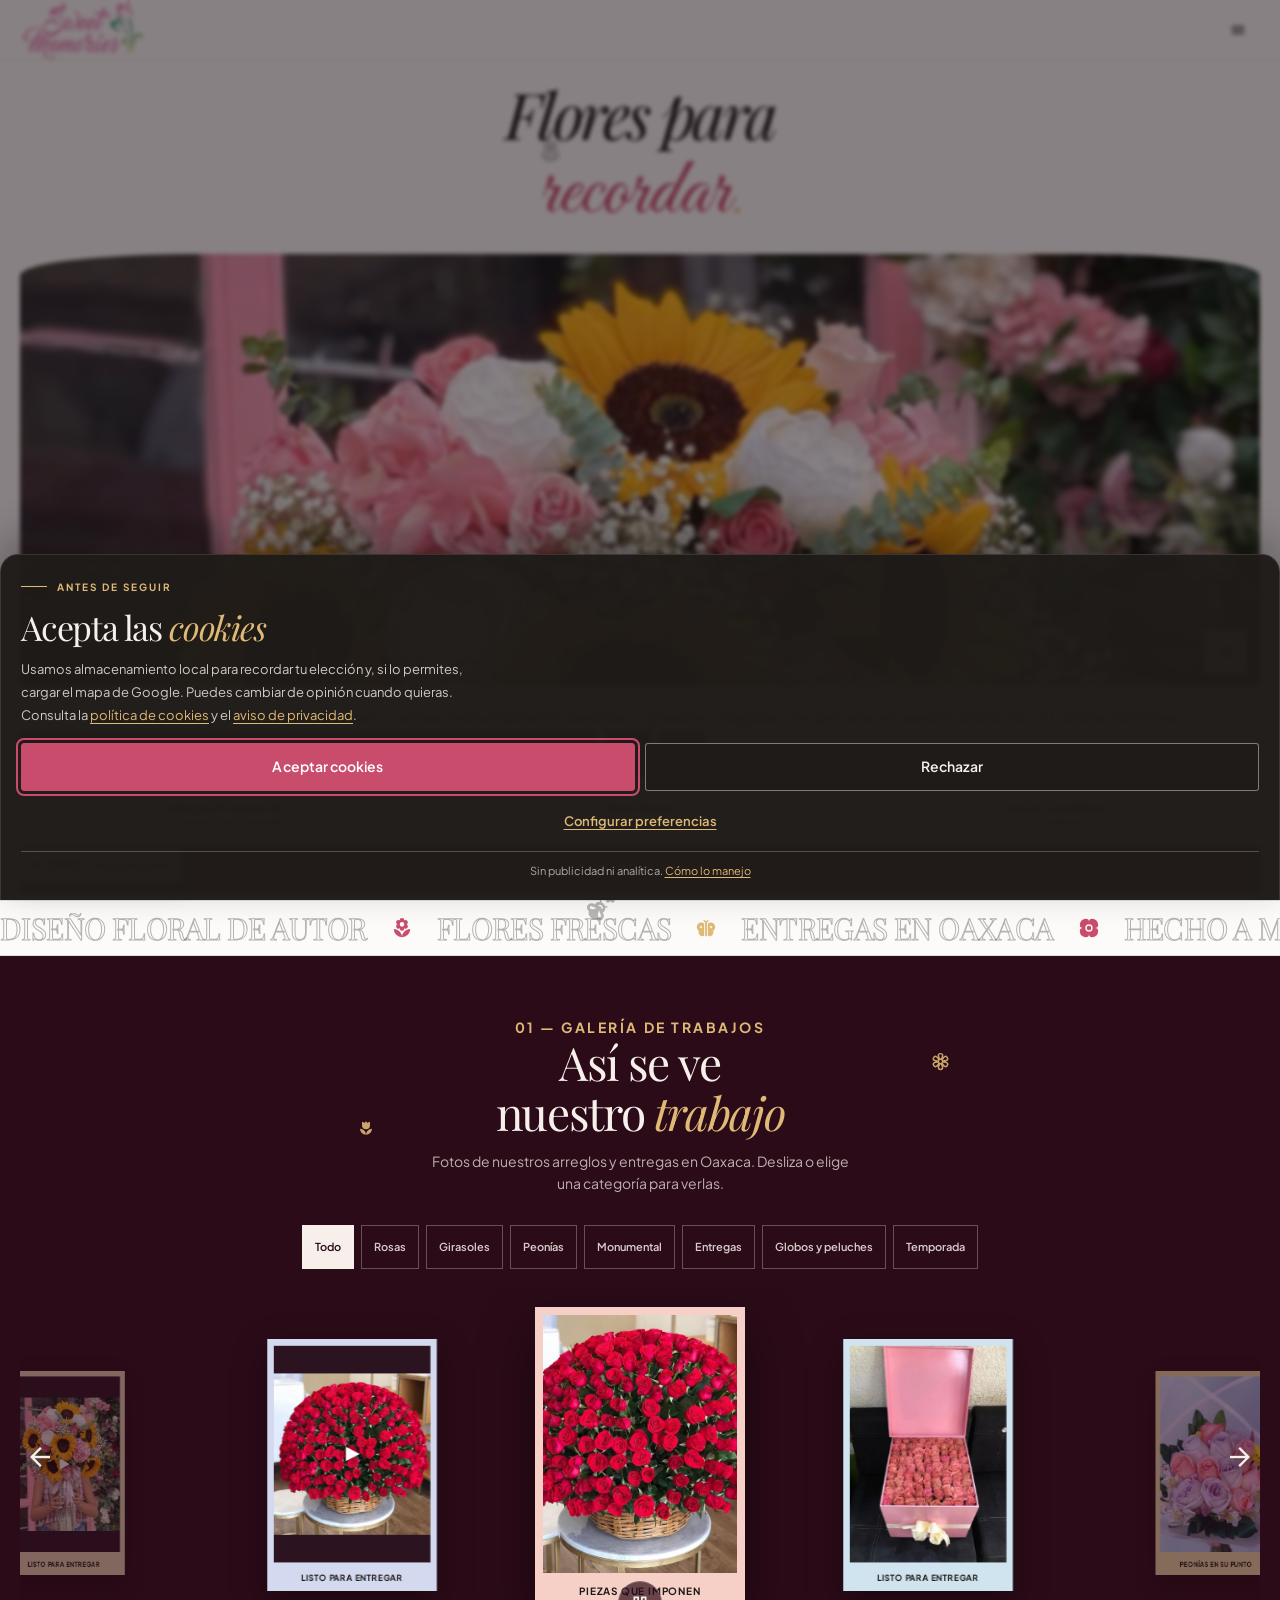
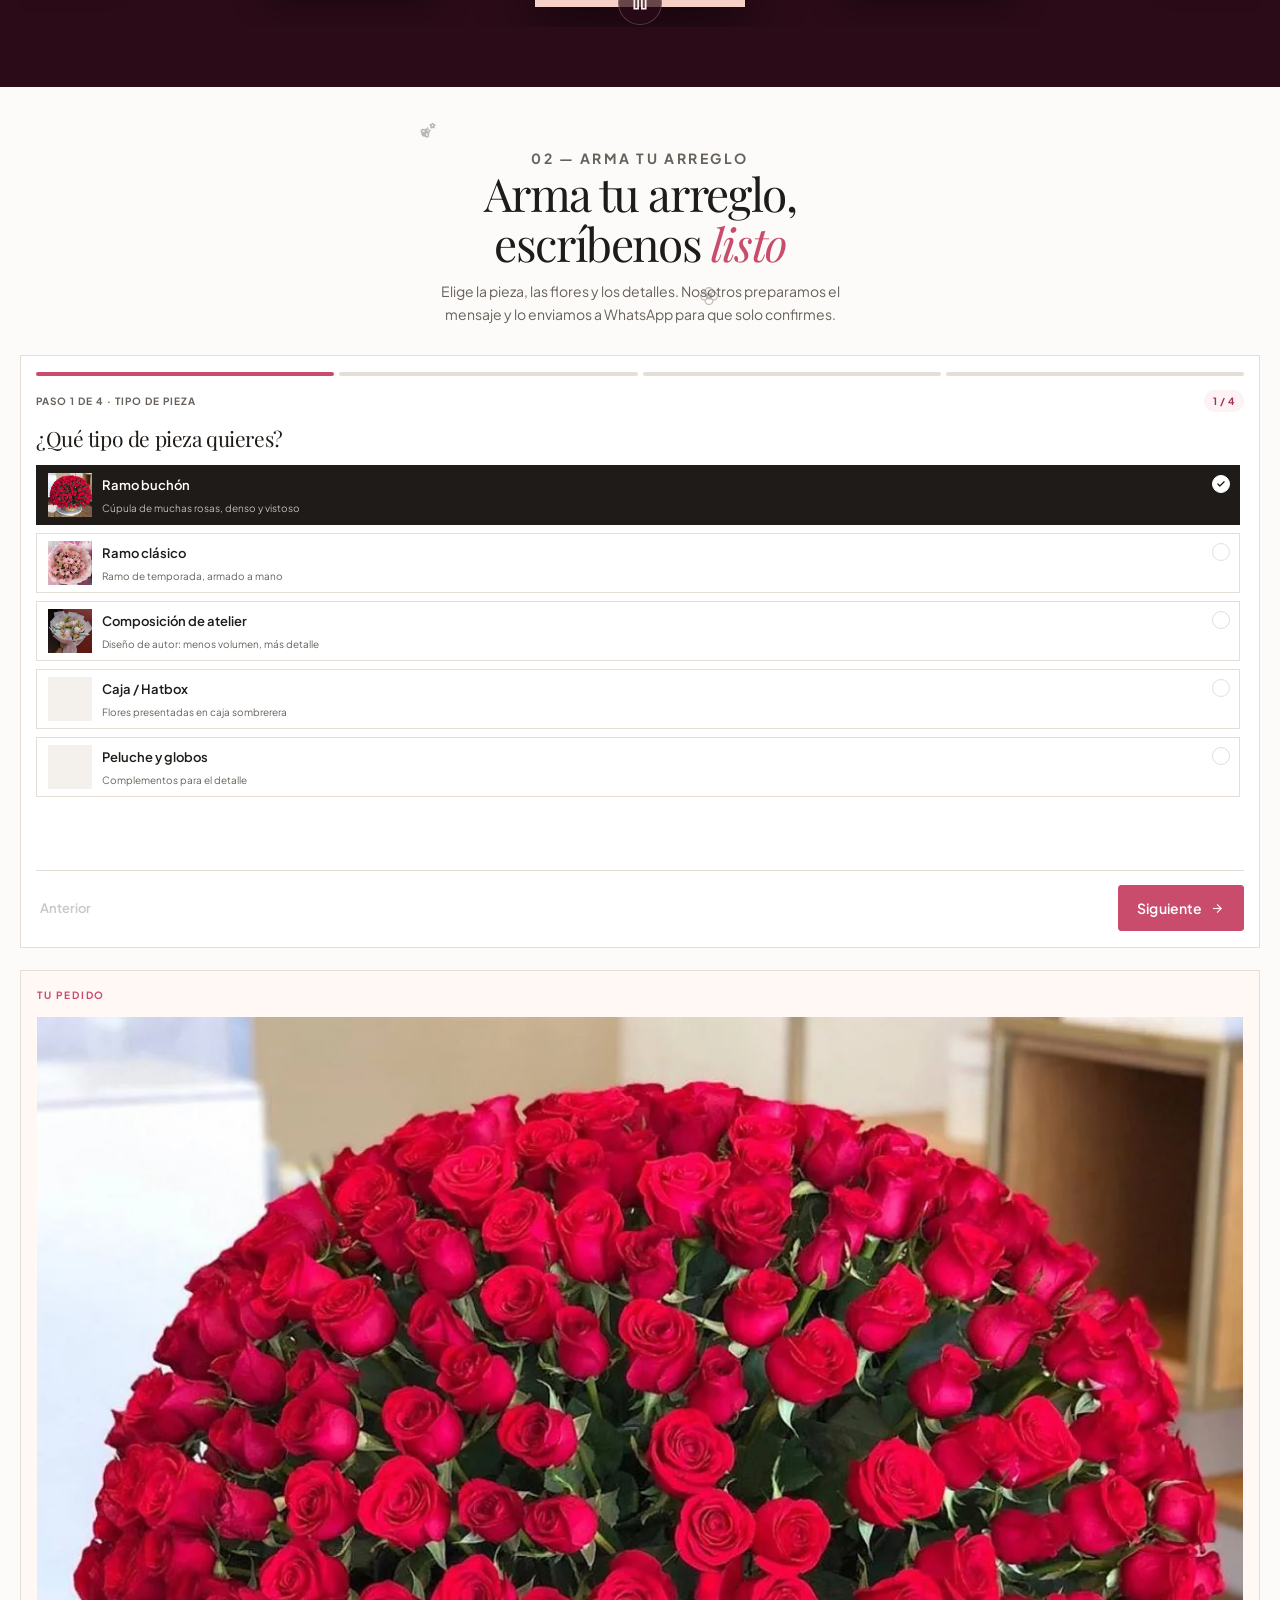
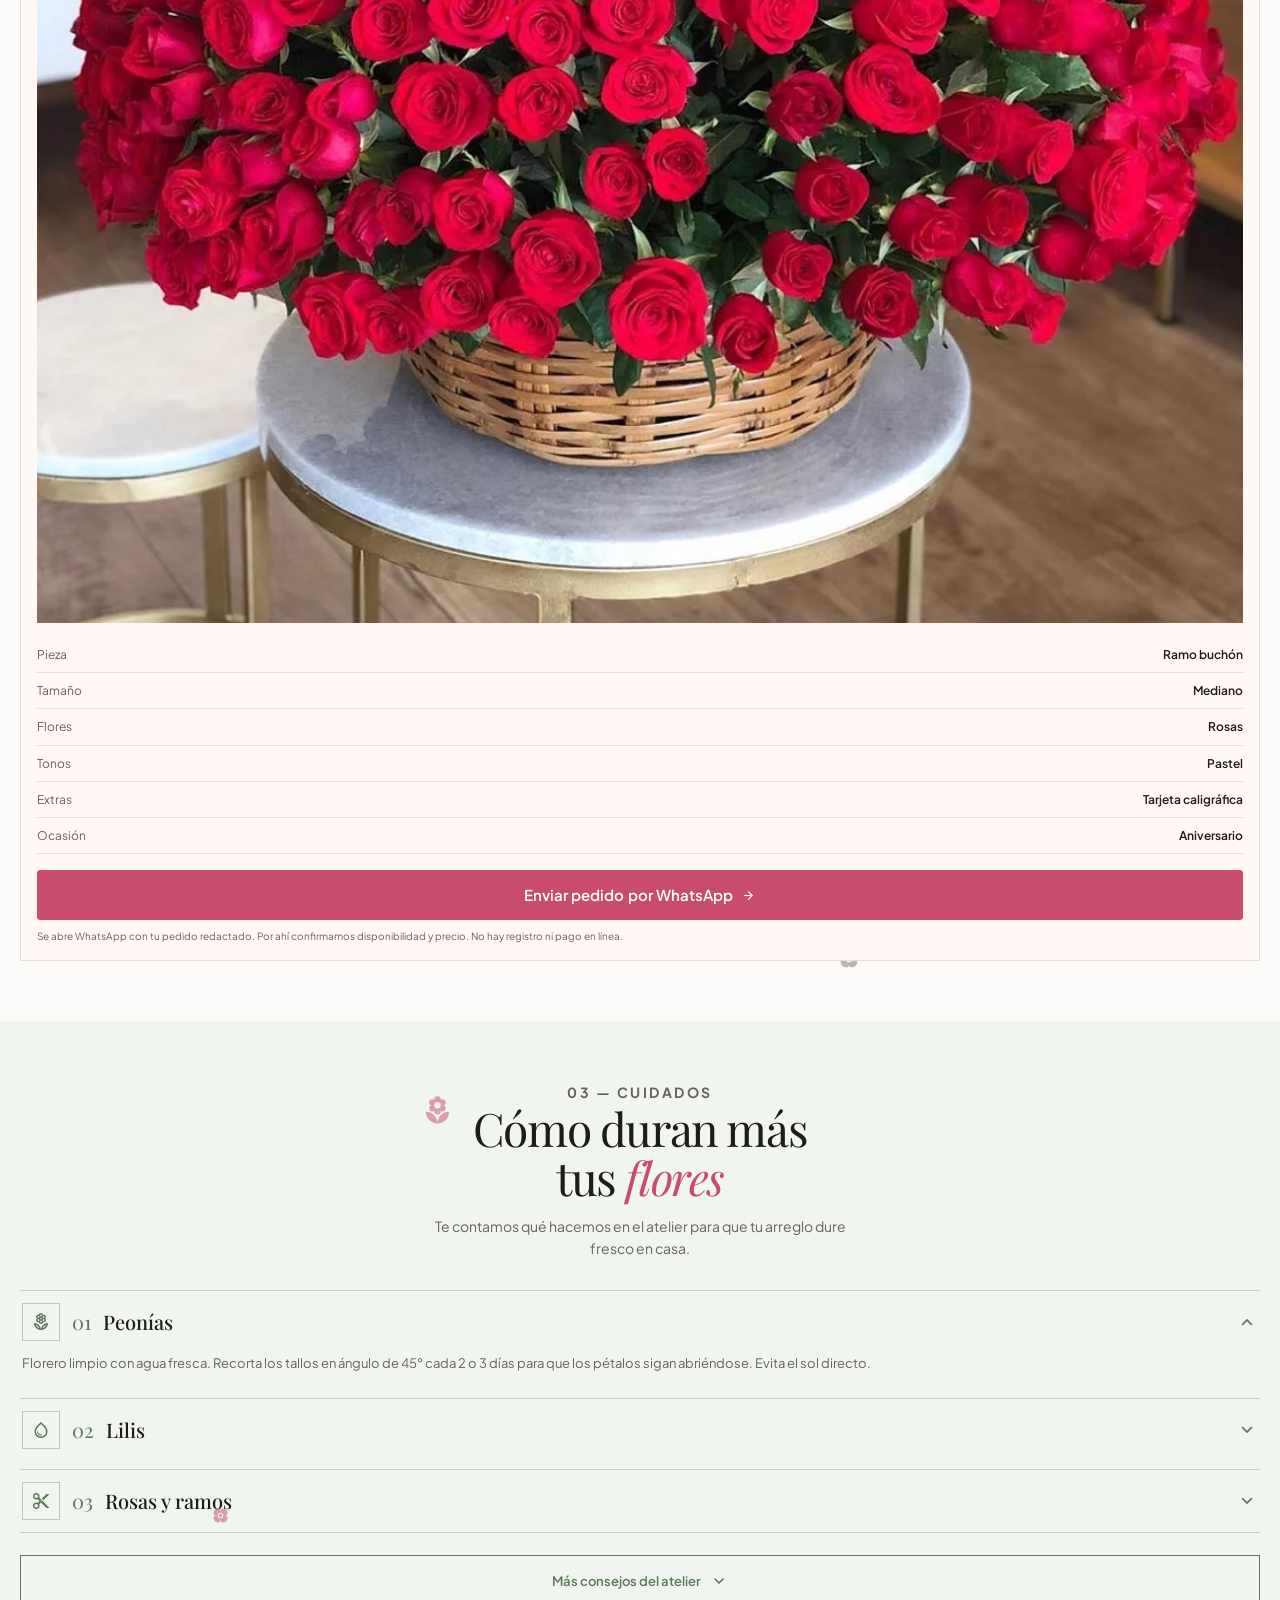
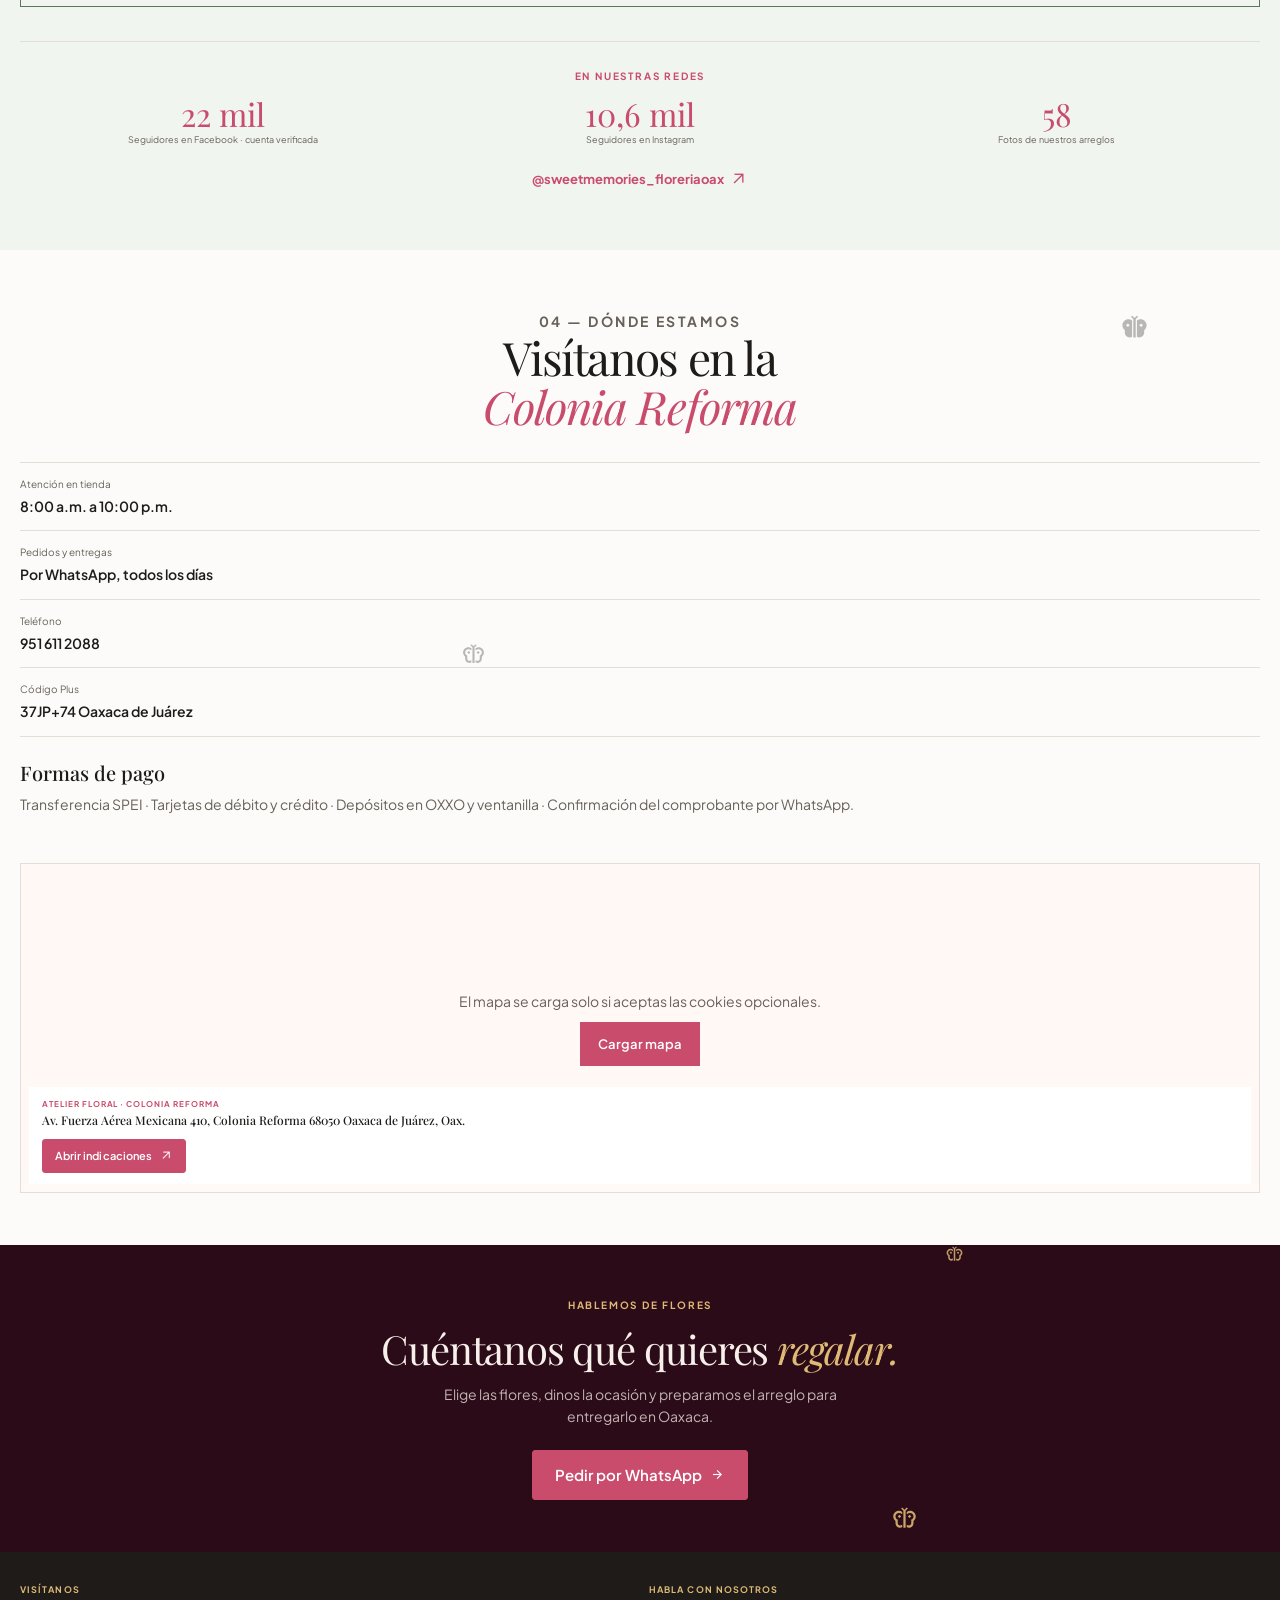
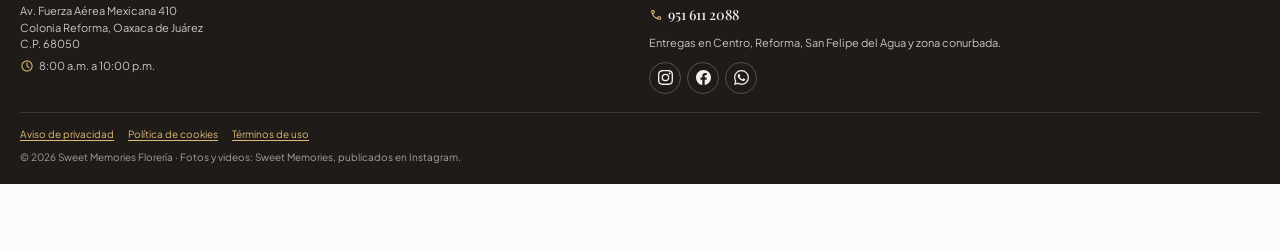
<file: movil/index.html>
<!doctype html>
<html lang="es-MX" data-type="place" data-motion data-buttons="block">
<head>
  <meta charset="utf-8">
  <meta name="viewport" content="width=device-width, initial-scale=1, viewport-fit=cover, interactive-widget=resizes-content">
  <meta name="theme-color" media="(prefers-color-scheme: light)" content="#fcfbf9">
  <meta name="theme-color" media="(prefers-color-scheme: dark)" content="#1e1b18">
  <title>Sweet Memories | Arreglos florales en Oaxaca de Juárez</title>
  <meta name="description" content="Diseño floral de autor en Oaxaca. Ramos, peonías y girasoles frescos, entregados el mismo día. Pedidos por WhatsApp al 951 611 2088.">
  <link rel="canonical" href="/">
  <meta property="og:type" content="website">
  <meta property="og:site_name" content="Sweet Memories Florería">
  <meta property="og:locale" content="es_MX">
  <meta property="og:url" content="https://cgl-003-sweet-memories.vercel.app/">
  <meta property="og:title" content="Sweet Memories | Arreglos florales en Oaxaca de Juárez">
  <meta property="og:description" content="Ramos, peonías y girasoles frescos, hechos a mano en Oaxaca y entregados el mismo día.">
  <meta property="og:image" content="https://cgl-003-sweet-memories.vercel.app/og-image.png">
  <meta property="og:image:width" content="1200">
  <meta property="og:image:height" content="630">
  <meta property="og:image:alt" content="Arreglo floral de Sweet Memories con rosas y peonías frescas">
  <meta name="twitter:card" content="summary_large_image">
  <meta name="twitter:title" content="Sweet Memories | Arreglos florales en Oaxaca de Juárez">
  <meta name="twitter:description" content="Ramos, peonías y girasoles frescos, hechos a mano en Oaxaca y entregados el mismo día.">
  <meta name="twitter:image" content="https://cgl-003-sweet-memories.vercel.app/og-image.png">
  <script type="application/ld+json">
  {
    "@context": "https://schema.org",
    "@graph": [
      {
        "@type": "Florist",
        "@id": "https://cgl-003-sweet-memories.vercel.app/#negocio",
        "name": "Sweet Memories Florería",
        "url": "https://cgl-003-sweet-memories.vercel.app/",
        "telephone": "+529516112088",
        "image": "https://cgl-003-sweet-memories.vercel.app/og-image.png",
        "address": {
          "@type": "PostalAddress",
          "streetAddress": "Av. Fuerza Aérea Mexicana 410, Colonia Reforma",
          "addressLocality": "Oaxaca de Juárez",
          "addressRegion": "Oaxaca",
          "postalCode": "68050",
          "addressCountry": "MX"
        },
        "geo": { "@type": "GeoCoordinates", "latitude": 17.080636, "longitude": -96.7146655 },
        "openingHoursSpecification": [{
          "@type": "OpeningHoursSpecification",
          "dayOfWeek": ["Monday", "Tuesday", "Wednesday", "Thursday", "Friday", "Saturday", "Sunday"],
          "opens": "08:00",
          "closes": "22:00"
        }],
        "sameAs": [
          "https://www.facebook.com/sweetmemoriesfloreria/",
          "https://www.instagram.com/sweetmemories_floreriaoax/"
        ]
      },
      {
        "@type": "Organization",
        "name": "Sweet Memories Florería",
        "url": "https://cgl-003-sweet-memories.vercel.app/",
        "logo": "https://cgl-003-sweet-memories.vercel.app/og-image.png"
      },
      {
        "@type": "ContactPoint",
        "contactType": "customer service",
        "telephone": "+529516112088",
        "areaServed": "MX",
        "availableLanguage": "Spanish"
      }
    ]
  }
  </script>
  <link rel="icon" href="favicon.png" type="image/png" sizes="any">
  <meta name="site-kind" content="other">
  <meta name="page-type" content="place">
  <meta name="page-kind" content="place">
  <link rel="preconnect" href="https://fonts.googleapis.com">
  <link rel="preconnect" href="https://fonts.gstatic.com" crossorigin>
  <link href="https://fonts.googleapis.com/css2?family=Playfair+Display:ital,wght@0,400;0,500;0,600;1,400;1,500&family=Plus+Jakarta+Sans:wght@400;500;600;700&family=Great+Vibes&family=Material+Symbols+Outlined:opsz,wght,FILL@20..48,100..700,0..1&display=swap" rel="stylesheet">
  <link rel="stylesheet" href="css/styles.css">
  <link rel="stylesheet" href="css/ui.css">
  <script>document.documentElement.classList.add('js','m-enter');setTimeout(function(){document.documentElement.classList.add('m-enter-done')},700)</script>
</head>
<body>
<div class="flora-global" id="flora-global" aria-hidden="true">
  <div class="flora__depth" data-depth="0.04">
        <span class="flora__orbit" data-orbit style="--x:21%;--y:0.5%;--rx:42px;--ry:27px;--s:53px">
          <svg class="flora__item"><use href="#fl-flower"/></svg>
        </span>
        <span class="flora__orbit" data-orbit style="--x:4%;--y:8.19%;--rx:46px;--ry:21px;--s:24px">
          <svg class="flora__item"><use href="#fl-flower-poppy"/></svg>
        </span>
        <span class="flora__orbit" data-orbit style="--x:63%;--y:10.82%;--rx:47px;--ry:18px;--s:51px">
          <svg class="flora__item"><use href="#fl-butterfly-outline"/></svg>
        </span>
        <span class="flora__orbit" data-orbit style="--x:81%;--y:15.96%;--rx:40px;--ry:18px;--s:35px">
          <svg class="flora__item"><use href="#fl-flower-outline"/></svg>
        </span>
        <span class="flora__orbit" data-orbit style="--x:15%;--y:20.54%;--rx:45px;--ry:33px;--s:56px">
          <svg class="flora__item"><use href="#fl-flower-tulip"/></svg>
        </span>
        <span class="flora__orbit" data-orbit style="--x:75%;--y:26.02%;--rx:37px;--ry:15px;--s:40px">
          <svg class="flora__item"><use href="#fl-bee-flower"/></svg>
        </span>
        <span class="flora__orbit" data-orbit style="--x:24%;--y:31.13%;--rx:33px;--ry:18px;--s:26px">
          <svg class="flora__item"><use href="#fl-flower-pollen"/></svg>
        </span>
        <span class="flora__orbit" data-orbit style="--x:79%;--y:36.59%;--rx:45px;--ry:26px;--s:34px">
          <svg class="flora__item"><use href="#fl-flower-tulip-outline"/></svg>
        </span>
        <span class="flora__orbit" data-orbit style="--x:4%;--y:42.52%;--rx:57px;--ry:34px;--s:42px">
          <svg class="flora__item"><use href="#fl-bi-flower1"/></svg>
        </span>
        <span class="flora__orbit" data-orbit style="--x:3%;--y:45.57%;--rx:47px;--ry:29px;--s:22px">
          <svg class="flora__item"><use href="#fl-flower-tulip"/></svg>
        </span>
        <span class="flora__orbit" data-orbit style="--x:77%;--y:50.14%;--rx:33px;--ry:28px;--s:38px">
          <svg class="flora__item"><use href="#fl-bee-flower"/></svg>
        </span>
        <span class="flora__orbit" data-orbit style="--x:9%;--y:55.29%;--rx:39px;--ry:27px;--s:53px">
          <svg class="flora__item"><use href="#fl-flower-tulip"/></svg>
        </span>
        <span class="flora__orbit" data-orbit style="--x:23%;--y:62.54%;--rx:38px;--ry:15px;--s:31px">
          <svg class="flora__item"><use href="#fl-bee-flower"/></svg>
        </span>
        <span class="flora__orbit" data-orbit style="--x:65%;--y:64.83%;--rx:57px;--ry:25px;--s:25px">
          <svg class="flora__item"><use href="#fl-flower"/></svg>
        </span>
        <span class="flora__orbit" data-orbit style="--x:59%;--y:70.91%;--rx:27px;--ry:20px;--s:47px">
          <svg class="flora__item"><use href="#fl-bee-flower"/></svg>
        </span>
        <span class="flora__orbit" data-orbit style="--x:87%;--y:77.09%;--rx:49px;--ry:15px;--s:33px">
          <svg class="flora__item"><use href="#fl-flower"/></svg>
        </span>
        <span class="flora__orbit" data-orbit style="--x:62%;--y:82.01%;--rx:32px;--ry:21px;--s:34px">
              <svg class="flora__item"><use href="#fl-flower"/></svg>
            </span>
        <span class="flora__orbit" data-orbit style="--x:88%;--y:86.56%;--rx:52px;--ry:26px;--s:33px">
              <svg class="flora__item"><use href="#fl-flower-poppy"/></svg>
            </span>
        <span class="flora__orbit" data-orbit style="--x:84%;--y:91.03%;--rx:28px;--ry:17px;--s:35px">
              <svg class="flora__item"><use href="#fl-butterfly-outline"/></svg>
            </span>
        <span class="flora__orbit" data-orbit style="--x:87%;--y:95.01%;--rx:56px;--ry:33px;--s:37px">
              <svg class="flora__item"><use href="#fl-bi-flower3"/></svg>
            </span>
  </div>
  <div class="flora__depth" data-depth="0.08">
        <span class="flora__orbit" data-orbit style="--x:32%;--y:2.28%;--rx:54px;--ry:25px;--s:37px">
          <svg class="flora__item"><use href="#fl-flower-outline"/></svg>
        </span>
        <span class="flora__orbit" data-orbit style="--x:48%;--y:7.51%;--rx:53px;--ry:28px;--s:35px">
          <svg class="flora__item"><use href="#fl-flower-tulip"/></svg>
        </span>
        <span class="flora__orbit" data-orbit style="--x:41%;--y:13.61%;--rx:37px;--ry:30px;--s:56px">
          <svg class="flora__item"><use href="#fl-bee-flower"/></svg>
        </span>
        <span class="flora__orbit" data-orbit style="--x:74%;--y:16.97%;--rx:39px;--ry:23px;--s:51px">
          <svg class="flora__item"><use href="#fl-flower-pollen"/></svg>
        </span>
        <span class="flora__orbit" data-orbit style="--x:81%;--y:21.62%;--rx:34px;--ry:31px;--s:37px">
          <svg class="flora__item"><use href="#fl-flower-tulip-outline"/></svg>
        </span>
        <span class="flora__orbit" data-orbit style="--x:73%;--y:28.52%;--rx:45px;--ry:22px;--s:26px">
          <svg class="flora__item"><use href="#fl-bi-flower1"/></svg>
        </span>
        <span class="flora__orbit" data-orbit style="--x:47%;--y:31.7%;--rx:36px;--ry:20px;--s:28px">
          <svg class="flora__item"><use href="#fl-flower-pollen-outline"/></svg>
        </span>
        <span class="flora__orbit" data-orbit style="--x:42%;--y:37.74%;--rx:48px;--ry:28px;--s:36px">
          <svg class="flora__item"><use href="#fl-butterfly"/></svg>
        </span>
        <span class="flora__orbit" data-orbit style="--x:50%;--y:41.72%;--rx:60px;--ry:36px;--s:44px">
          <svg class="flora__item"><use href="#fl-bi-flower2"/></svg>
        </span>
        <span class="flora__orbit" data-orbit style="--x:39%;--y:46.88%;--rx:38px;--ry:25px;--s:44px">
          <svg class="flora__item"><use href="#fl-flower-tulip-outline"/></svg>
        </span>
        <span class="flora__orbit" data-orbit style="--x:36%;--y:53.51%;--rx:31px;--ry:22px;--s:25px">
          <svg class="flora__item"><use href="#fl-bi-flower1"/></svg>
        </span>
        <span class="flora__orbit" data-orbit style="--x:65%;--y:57.06%;--rx:38px;--ry:16px;--s:36px">
          <svg class="flora__item"><use href="#fl-flower-tulip-outline"/></svg>
        </span>
        <span class="flora__orbit" data-orbit style="--x:81%;--y:64.02%;--rx:35px;--ry:21px;--s:51px">
          <svg class="flora__item"><use href="#fl-bi-flower1"/></svg>
        </span>
        <span class="flora__orbit" data-orbit style="--x:74%;--y:66.4%;--rx:31px;--ry:15px;--s:24px">
          <svg class="flora__item"><use href="#fl-flower-outline"/></svg>
        </span>
        <span class="flora__orbit" data-orbit style="--x:72%;--y:71.62%;--rx:58px;--ry:34px;--s:53px">
          <svg class="flora__item"><use href="#fl-bi-flower1"/></svg>
        </span>
        <span class="flora__orbit" data-orbit style="--x:17%;--y:76.11%;--rx:43px;--ry:28px;--s:42px">
          <svg class="flora__item"><use href="#fl-flower-outline"/></svg>
        </span>
        <span class="flora__orbit" data-orbit style="--x:5%;--y:81.94%;--rx:41px;--ry:31px;--s:37px">
              <svg class="flora__item"><use href="#fl-flower-outline"/></svg>
            </span>
        <span class="flora__orbit" data-orbit style="--x:51%;--y:87.5%;--rx:29px;--ry:16px;--s:38px">
              <svg class="flora__item"><use href="#fl-flower-tulip"/></svg>
            </span>
        <span class="flora__orbit" data-orbit style="--x:14%;--y:90.82%;--rx:29px;--ry:32px;--s:51px">
              <svg class="flora__item"><use href="#fl-bee-flower"/></svg>
            </span>
        <span class="flora__orbit" data-orbit style="--x:67%;--y:96.08%;--rx:41px;--ry:26px;--s:30px">
              <svg class="flora__item"><use href="#fl-flower"/></svg>
            </span>
  </div>
  <div class="flora__depth" data-depth="0.13">
        <span class="flora__orbit" data-orbit style="--x:46%;--y:3.83%;--rx:33px;--ry:21px;--s:23px">
          <svg class="flora__item"><use href="#fl-flower-pollen"/></svg>
        </span>
        <span class="flora__orbit" data-orbit style="--x:64%;--y:10.06%;--rx:58px;--ry:16px;--s:27px">
          <svg class="flora__item"><use href="#fl-flower-tulip-outline"/></svg>
        </span>
        <span class="flora__orbit" data-orbit style="--x:71%;--y:14.61%;--rx:45px;--ry:21px;--s:32px">
          <svg class="flora__item"><use href="#fl-bi-flower1"/></svg>
        </span>
        <span class="flora__orbit" data-orbit style="--x:82%;--y:19.88%;--rx:48px;--ry:21px;--s:40px">
          <svg class="flora__item"><use href="#fl-flower-pollen-outline"/></svg>
        </span>
        <span class="flora__orbit" data-orbit style="--x:18%;--y:23.03%;--rx:38px;--ry:29px;--s:28px">
          <svg class="flora__item"><use href="#fl-butterfly"/></svg>
        </span>
        <span class="flora__orbit" data-orbit style="--x:41%;--y:28.59%;--rx:36px;--ry:23px;--s:44px">
          <svg class="flora__item"><use href="#fl-bi-flower2"/></svg>
        </span>
        <span class="flora__orbit" data-orbit style="--x:65%;--y:33.7%;--rx:39px;--ry:22px;--s:30px">
          <svg class="flora__item"><use href="#fl-flower-poppy"/></svg>
        </span>
        <span class="flora__orbit" data-orbit style="--x:46%;--y:40.31%;--rx:51px;--ry:30px;--s:38px">
          <svg class="flora__item"><use href="#fl-butterfly-outline"/></svg>
        </span>
        <span class="flora__orbit" data-orbit style="--x:58%;--y:43.48%;--rx:57px;--ry:24px;--s:29px">
          <svg class="flora__item"><use href="#fl-flower-pollen-outline"/></svg>
        </span>
        <span class="flora__orbit" data-orbit style="--x:25%;--y:49.08%;--rx:54px;--ry:12px;--s:36px">
          <svg class="flora__item"><use href="#fl-butterfly"/></svg>
        </span>
        <span class="flora__orbit" data-orbit style="--x:25%;--y:53.15%;--rx:57px;--ry:23px;--s:40px">
          <svg class="flora__item"><use href="#fl-bi-flower2"/></svg>
        </span>
        <span class="flora__orbit" data-orbit style="--x:68%;--y:57.31%;--rx:56px;--ry:22px;--s:50px">
          <svg class="flora__item"><use href="#fl-butterfly"/></svg>
        </span>
        <span class="flora__orbit" data-orbit style="--x:66%;--y:64.81%;--rx:52px;--ry:24px;--s:37px">
          <svg class="flora__item"><use href="#fl-bi-flower2"/></svg>
        </span>
        <span class="flora__orbit" data-orbit style="--x:32%;--y:69.73%;--rx:37px;--ry:20px;--s:32px">
          <svg class="flora__item"><use href="#fl-butterfly"/></svg>
        </span>
        <span class="flora__orbit" data-orbit style="--x:7%;--y:72.71%;--rx:36px;--ry:27px;--s:41px">
          <svg class="flora__item"><use href="#fl-bi-flower2"/></svg>
        </span>
        <span class="flora__orbit" data-orbit style="--x:6%;--y:79.46%;--rx:58px;--ry:18px;--s:27px">
          <svg class="flora__item"><use href="#fl-flower-pollen"/></svg>
        </span>
        <span class="flora__orbit" data-orbit style="--x:34%;--y:83.85%;--rx:46px;--ry:30px;--s:22px">
              <svg class="flora__item"><use href="#fl-flower-pollen"/></svg>
            </span>
        <span class="flora__orbit" data-orbit style="--x:57%;--y:86.93%;--rx:32px;--ry:21px;--s:34px">
              <svg class="flora__item"><use href="#fl-flower-tulip-outline"/></svg>
            </span>
        <span class="flora__orbit" data-orbit style="--x:43%;--y:93.86%;--rx:29px;--ry:22px;--s:50px">
              <svg class="flora__item"><use href="#fl-bi-flower1"/></svg>
            </span>
  </div>
  <div class="flora__depth" data-depth="0.18">
        <span class="flora__orbit" data-orbit style="--x:47%;--y:5.59%;--rx:37px;--ry:27px;--s:55px">
          <svg class="flora__item"><use href="#fl-flower-pollen-outline"/></svg>
        </span>
        <span class="flora__orbit" data-orbit style="--x:68%;--y:11.39%;--rx:45px;--ry:23px;--s:48px">
          <svg class="flora__item"><use href="#fl-butterfly"/></svg>
        </span>
        <span class="flora__orbit" data-orbit style="--x:72%;--y:16.89%;--rx:37px;--ry:15px;--s:40px">
          <svg class="flora__item"><use href="#fl-bi-flower2"/></svg>
        </span>
        <span class="flora__orbit" data-orbit style="--x:87%;--y:19.53%;--rx:58px;--ry:24px;--s:52px">
          <svg class="flora__item"><use href="#fl-flower-poppy"/></svg>
        </span>
        <span class="flora__orbit" data-orbit style="--x:25%;--y:26.98%;--rx:30px;--ry:14px;--s:29px">
          <svg class="flora__item"><use href="#fl-butterfly-outline"/></svg>
        </span>
        <span class="flora__orbit" data-orbit style="--x:12%;--y:30.59%;--rx:30px;--ry:16px;--s:24px">
          <svg class="flora__item"><use href="#fl-flower-outline"/></svg>
        </span>
        <span class="flora__orbit" data-orbit style="--x:24%;--y:34.97%;--rx:42px;--ry:24px;--s:32px">
          <svg class="flora__item"><use href="#fl-flower-tulip"/></svg>
        </span>
        <span class="flora__orbit" data-orbit style="--x:75%;--y:41.74%;--rx:54px;--ry:32px;--s:40px">
          <svg class="flora__item"><use href="#fl-bee-flower"/></svg>
        </span>
        <span class="flora__orbit" data-orbit style="--x:88%;--y:44.94%;--rx:58px;--ry:34px;--s:41px">
          <svg class="flora__item"><use href="#fl-flower-poppy"/></svg>
        </span>
        <span class="flora__orbit" data-orbit style="--x:91%;--y:50.14%;--rx:37px;--ry:30px;--s:54px">
          <svg class="flora__item"><use href="#fl-butterfly-outline"/></svg>
        </span>
        <span class="flora__orbit" data-orbit style="--x:45%;--y:55.94%;--rx:52px;--ry:23px;--s:32px">
          <svg class="flora__item"><use href="#fl-bi-flower3"/></svg>
        </span>
        <span class="flora__orbit" data-orbit style="--x:56%;--y:59.59%;--rx:43px;--ry:13px;--s:37px">
          <svg class="flora__item"><use href="#fl-butterfly-outline"/></svg>
        </span>
        <span class="flora__orbit" data-orbit style="--x:80%;--y:66.5%;--rx:50px;--ry:33px;--s:50px">
          <svg class="flora__item"><use href="#fl-bi-flower3"/></svg>
        </span>
        <span class="flora__orbit" data-orbit style="--x:84%;--y:69.77%;--rx:58px;--ry:18px;--s:43px">
          <svg class="flora__item"><use href="#fl-butterfly-outline"/></svg>
        </span>
        <span class="flora__orbit" data-orbit style="--x:53%;--y:75.43%;--rx:38px;--ry:22px;--s:38px">
          <svg class="flora__item"><use href="#fl-bi-flower3"/></svg>
        </span>
        <span class="flora__orbit" data-orbit style="--x:42%;--y:80.86%;--rx:51px;--ry:13px;--s:24px">
          <svg class="flora__item"><use href="#fl-flower-pollen-outline"/></svg>
        </span>
        <span class="flora__orbit" data-orbit style="--x:55%;--y:84.27%;--rx:52px;--ry:29px;--s:33px">
              <svg class="flora__item"><use href="#fl-flower-pollen-outline"/></svg>
            </span>
        <span class="flora__orbit" data-orbit style="--x:90%;--y:90.43%;--rx:53px;--ry:20px;--s:50px">
              <svg class="flora__item"><use href="#fl-butterfly"/></svg>
            </span>
        <span class="flora__orbit" data-orbit style="--x:26%;--y:93.74%;--rx:29px;--ry:25px;--s:25px">
              <svg class="flora__item"><use href="#fl-bi-flower2"/></svg>
            </span>
  </div>
</div>
  <a class="skip-link" href="#main">Saltar al contenido</a>

  <!-- Iconos florales y mariposas: Material Design Icons (Apache 2.0) y Bootstrap Icons (MIT). Descargados en assets/icons/, incrustados inline sin CDN. -->
  <svg class="svg-sprite" width="0" height="0" aria-hidden="true" focusable="false">
    <symbol id="fl-flower" viewBox="0 0 24 24" fill="currentColor"><path d="M3,13A9,9 0 0,0 12,22C12,17 7.97,13 3,13M12,5.5A2.5,2.5 0 0,1 14.5,8A2.5,2.5 0 0,1 12,10.5A2.5,2.5 0 0,1 9.5,8A2.5,2.5 0 0,1 12,5.5M5.6,10.25A2.5,2.5 0 0,0 8.1,12.75C8.63,12.75 9.12,12.58 9.5,12.31C9.5,12.37 9.5,12.43 9.5,12.5A2.5,2.5 0 0,0 12,15A2.5,2.5 0 0,0 14.5,12.5C14.5,12.43 14.5,12.37 14.5,12.31C14.88,12.58 15.37,12.75 15.9,12.75C17.28,12.75 18.4,11.63 18.4,10.25C18.4,9.25 17.81,8.4 16.97,8C17.81,7.6 18.4,6.74 18.4,5.75C18.4,4.37 17.28,3.25 15.9,3.25C15.37,3.25 14.88,3.41 14.5,3.69C14.5,3.63 14.5,3.56 14.5,3.5A2.5,2.5 0 0,0 12,1A2.5,2.5 0 0,0 9.5,3.5C9.5,3.56 9.5,3.63 9.5,3.69C9.12,3.41 8.63,3.25 8.1,3.25A2.5,2.5 0 0,0 5.6,5.75C5.6,6.74 6.19,7.6 7.03,8C6.19,8.4 5.6,9.25 5.6,10.25M12,22A9,9 0 0,0 21,13C16,13 12,17 12,22Z" /></symbol>
    <symbol id="fl-flower-outline" viewBox="0 0 24 24" fill="currentColor"><path d="M8.66,13.07C6.92,13.07 5.5,11.66 5.5,9.93C5.5,9.22 5.76,8.54 6.19,8C5.77,7.46 5.5,6.78 5.5,6.07C5.5,4.34 6.93,2.93 8.66,2.93L9.09,2.96C9.56,1.81 10.69,1 12,1C13.31,1 14.44,1.81 14.91,2.96L15.34,2.93C17.07,2.93 18.5,4.34 18.5,6.07C18.5,6.78 18.24,7.46 17.81,8C18.23,8.54 18.5,9.22 18.5,9.93C18.5,11.66 17.07,13.07 15.34,13.07L14.91,13.04C14.44,14.19 13.31,15 12,15C10.69,15 9.56,14.19 9.09,13.04L8.66,13.07M12,13C12.62,13 13.12,12.5 13.14,11.9L13.03,10.81C12.71,10.93 12.36,11 12,11C11.64,11 11.3,10.93 11,10.81L10.86,11.9C10.88,12.5 11.38,13 12,13M15.34,11.07C15.97,11.07 16.5,10.56 16.5,9.92C16.5,9.5 16.23,9.08 15.83,8.89L14.95,8.47C14.83,9.21 14.44,9.85 13.89,10.3L14.7,10.87C14.88,11 15.1,11.07 15.34,11.07M14.69,5.13L13.87,5.69C14.43,6.14 14.82,6.78 14.94,7.5L15.82,7.1C16.23,6.9 16.5,6.5 16.5,6.07C16.5,5.44 15.97,4.93 15.34,4.93C15.11,4.93 14.89,5 14.69,5.13M12,3C11.38,3 10.88,3.5 10.86,4.1L11,5.19C11.3,5.07 11.64,5 12,5C12.36,5 12.71,5.07 13.03,5.19L13.14,4.1C13.12,3.5 12.62,3 12,3M8.66,4.93C8.03,4.93 7.5,5.44 7.5,6.07C7.5,6.5 7.77,6.9 8.17,7.1L9.05,7.5C9.17,6.78 9.56,6.14 10.11,5.69L9.3,5.13C9.12,5 8.9,4.93 8.66,4.93M8.17,8.9C7.77,9.1 7.5,9.5 7.5,9.92C7.5,10.55 8.03,11.06 8.66,11.06C8.89,11.06 9.11,11 9.31,10.86L10.12,10.31C9.56,9.86 9.17,9.22 9.05,8.5L8.17,8.9M12,22A9,9 0 0,1 3,13A9,9 0 0,1 12,22A9,9 0 0,1 21,13A9,9 0 0,1 12,22M14.44,19.56C16.34,18.85 17.85,17.34 18.56,15.44C16.66,16.14 15.15,17.66 14.44,19.56M5.44,15.44C6.15,17.34 7.66,18.85 9.56,19.56C8.86,17.66 7.34,16.15 5.44,15.44Z" /></symbol>
    <symbol id="fl-flower-pollen" viewBox="0 0 24 24" fill="currentColor"><path d="M18.4 12.75C18.4 11.37 17.28 10.25 15.9 10.25C15.37 10.25 14.88 10.41 14.5 10.69V10.5C14.5 9.12 13.38 8 12 8S9.5 9.12 9.5 10.5V10.69C9.12 10.41 8.63 10.25 8.1 10.25C6.72 10.25 5.6 11.37 5.6 12.75C5.6 13.74 6.19 14.6 7.03 15C6.19 15.4 5.6 16.25 5.6 17.25C5.6 18.63 6.72 19.75 8.1 19.75C8.63 19.75 9.12 19.58 9.5 19.31V19.5C9.5 20.88 10.62 22 12 22S14.5 20.88 14.5 19.5V19.31C14.88 19.58 15.37 19.75 15.9 19.75C17.28 19.75 18.4 18.63 18.4 17.25C18.4 16.25 17.81 15.4 16.97 15C17.81 14.6 18.4 13.74 18.4 12.75M12 17.5C10.62 17.5 9.5 16.38 9.5 15S10.62 12.5 12 12.5 14.5 13.62 14.5 15 13.38 17.5 12 17.5M11 6C11 5.45 11.45 5 12 5S13 5.45 13 6 12.55 7 12 7 11 6.55 11 6M7 8C7 7.45 7.45 7 8 7S9 7.45 9 8 8.55 9 8 9 7 8.55 7 8M5 6C4.45 6 4 5.55 4 5S4.45 4 5 4 6 4.45 6 5 5.55 6 5 6M8 3C8 2.45 8.45 2 9 2S10 2.45 10 3 9.55 4 9 4 8 3.55 8 3M14 3C14 2.45 14.45 2 15 2S16 2.45 16 3 15.55 4 15 4 14 3.55 14 3M20 5C20 5.55 19.55 6 19 6S18 5.55 18 5 18.45 4 19 4 20 4.45 20 5M16 7C16.55 7 17 7.45 17 8S16.55 9 16 9 15 8.55 15 8 15.45 7 16 7Z" /></symbol>
    <symbol id="fl-flower-pollen-outline" viewBox="0 0 24 24" fill="currentColor"><path d="M11 6C11 5.45 11.45 5 12 5S13 5.45 13 6 12.55 7 12 7 11 6.55 11 6M8 9C8.55 9 9 8.55 9 8S8.55 7 8 7 7 7.45 7 8 7.45 9 8 9M6 5C6 4.45 5.55 4 5 4S4 4.45 4 5 4.45 6 5 6 6 5.55 6 5M9 4C9.55 4 10 3.55 10 3S9.55 2 9 2 8 2.45 8 3 8.45 4 9 4M15 4C15.55 4 16 3.55 16 3S15.55 2 15 2 14 2.45 14 3 14.45 4 15 4M19 4C18.45 4 18 4.45 18 5S18.45 6 19 6 20 5.55 20 5 19.55 4 19 4M15 8C15 8.55 15.45 9 16 9S17 8.55 17 8 16.55 7 16 7 15 7.45 15 8M18.5 13.07C18.5 13.78 18.24 14.46 17.81 15C18.23 15.54 18.5 16.22 18.5 16.93C18.5 18.66 17.07 20.07 15.34 20.07L14.91 20.04C14.44 21.19 13.31 22 12 22S9.56 21.19 9.09 20.04L8.66 20.07C6.92 20.07 5.5 18.66 5.5 16.93C5.5 16.22 5.76 15.54 6.19 15C5.77 14.46 5.5 13.78 5.5 13.07C5.5 11.34 6.93 9.93 8.66 9.93L9.09 9.96C9.56 8.81 10.69 8 12 8S14.44 8.81 14.91 9.96L15.34 9.93C17.07 9.93 18.5 11.34 18.5 13.07M7.5 13.07C7.5 13.5 7.77 13.9 8.17 14.1L9.05 14.5C9.17 13.78 9.56 13.14 10.11 12.69L9.3 12.13C9.12 12 8.9 11.93 8.66 11.93C8.03 11.93 7.5 12.44 7.5 13.07M10.12 17.31C9.56 16.86 9.17 16.22 9.05 15.5L8.17 15.9C7.77 16.1 7.5 16.5 7.5 16.92C7.5 17.55 8.03 18.06 8.66 18.06C8.89 18.06 9.11 18 9.31 17.86L10.12 17.31M13.14 18.9L13.03 17.81C12.71 17.93 12.36 18 12 18S11.3 17.93 11 17.81L10.86 18.9C10.88 19.5 11.38 20 12 20S13.12 19.5 13.14 18.9M13.14 11.1C13.12 10.5 12.62 10 12 10S10.88 10.5 10.86 11.1L11 12.19C11.3 12.07 11.64 12 12 12S12.71 12.07 13.03 12.19L13.14 11.1M16.5 16.92C16.5 16.5 16.23 16.08 15.83 15.89L14.95 15.47C14.83 16.21 14.44 16.85 13.89 17.3L14.7 17.87C14.88 18 15.1 18.07 15.34 18.07C15.97 18.07 16.5 17.56 16.5 16.92M16.5 13.07C16.5 12.44 15.97 11.93 15.34 11.93C15.11 11.93 14.89 12 14.69 12.13L13.87 12.69C14.43 13.14 14.82 13.78 14.94 14.5L15.82 14.1C16.23 13.9 16.5 13.5 16.5 13.07Z" /></symbol>
    <symbol id="fl-flower-poppy" viewBox="0 0 24 24" fill="currentColor"><path d="M18.5,12A3.5,3.5 0 0,0 22,8.5A6.5,6.5 0 0,0 15.5,2A3.5,3.5 0 0,0 12,5.5A3.5,3.5 0 0,0 8.5,2A6.5,6.5 0 0,0 2,8.5A3.5,3.5 0 0,0 5.5,12A3.5,3.5 0 0,0 2,15.5A6.5,6.5 0 0,0 8.5,22A3.5,3.5 0 0,0 12,18.5A3.5,3.5 0 0,0 15.5,22A6.5,6.5 0 0,0 22,15.5A3.5,3.5 0 0,0 18.5,12M12,16A4,4 0 0,1 8,12A4,4 0 0,1 12,8A4,4 0 0,1 16,12A4,4 0 0,1 12,16M14.5,12A2.5,2.5 0 0,1 12,14.5A2.5,2.5 0 0,1 9.5,12A2.5,2.5 0 0,1 12,9.5A2.5,2.5 0 0,1 14.5,12Z" /></symbol>
    <symbol id="fl-flower-tulip" viewBox="0 0 24 24" fill="currentColor"><path d="M3,13A9,9 0 0,0 12,22A9,9 0 0,0 3,13M12,22A9,9 0 0,0 21,13A9,9 0 0,0 12,22M18,3V8A6,6 0 0,1 12,14A6,6 0 0,1 6,8V3C6.74,3 7.47,3.12 8.16,3.39C8.71,3.62 9.2,3.96 9.61,4.39L12,2L14.39,4.39C14.8,3.96 15.29,3.62 15.84,3.39C16.53,3.12 17.26,3 18,3Z" /></symbol>
    <symbol id="fl-flower-tulip-outline" viewBox="0 0 24 24" fill="currentColor"><path d="M3,13A9,9 0 0,0 12,22A9,9 0 0,0 3,13M5.44,15.44C7.35,16.15 8.85,17.65 9.56,19.56C7.65,18.85 6.15,17.35 5.44,15.44M12,22A9,9 0 0,0 21,13A9,9 0 0,0 12,22M14.42,19.57C15.11,17.64 16.64,16.11 18.57,15.42C17.86,17.34 16.34,18.86 14.42,19.57M12,14A6,6 0 0,0 18,8V3C17.26,3 16.53,3.12 15.84,3.39C15.29,3.62 14.8,3.96 14.39,4.39L12,2L9.61,4.39C9.2,3.96 8.71,3.62 8.16,3.39C7.47,3.12 6.74,3 6,3V8A6,6 0 0,0 12,14M8,5.61L9.57,7.26L12,4.83L14.43,7.26L16,5.61V8A4,4 0 0,1 12,12A4,4 0 0,1 8,8V5.61Z" /></symbol>
    <symbol id="fl-butterfly" viewBox="0 0 24 24" fill="currentColor"><path d="M13 21H11V6L9.03 3.97L10 3L12 5L14 3L15 4L13 6V21M7 6C4.24 6 2 8.24 2 11C2 12.64 2.79 14.09 4 15H4V17C4 19.21 5.79 21 8 21C8.72 21 9.39 20.81 9.97 20.5L10 20.46V7C9.16 6.37 8.13 6 7 6M6.5 12.5L5 11L6.5 9.5L8 11L6.5 12.5M22 11C22 8.24 19.76 6 17 6C15.88 6 14.85 6.37 14 7L14 7V20.46C14.59 20.81 15.27 21 16 21C18.21 21 20 19.21 20 17V15H20C21.21 14.09 22 12.64 22 11M17.5 12.5L16 11L17.5 9.5L19 11L17.5 12.5Z" /></symbol>
    <symbol id="fl-butterfly-outline" viewBox="0 0 24 24" fill="currentColor"><path d="M13 21H11V6L9.03 3.97L10 3L12 5L14 3L15 4L13 6V21M14 9H14V7C14.84 6.37 15.88 6 17 6C19.76 6 22 8.24 22 11C22 12.64 21.21 14.09 20 15H20V17C20 19.21 18.21 21 16 21C15.27 21 14.59 20.81 14 20.46V18.46C14.59 18.81 15.27 19 16 19C17.1 19 18 18.1 18 17V13.83C19.17 13.42 20 12.31 20 11C20 9.35 18.67 8 17 8H17C15.88 8 14.84 8.37 14 9M10 9H10C9.16 8.37 8.13 8 7 8H7C5.33 8 4 9.35 4 11C4 12.31 4.84 13.42 6 13.83V17C6 18.1 6.9 19 8 19C8.73 19 9.41 18.81 10 18.46V20.46C9.41 20.81 8.73 21 8 21C5.79 21 4 19.21 4 17V15H4C2.79 14.09 2 12.64 2 11C2 8.24 4.24 6 7 6C8.13 6 9.16 6.37 10 7V9M9 11L7.5 9.5L6 11L7.5 12.5L9 11M18 11L16.5 9.5L15 11L16.5 12.5L18 11Z" /></symbol>
    <symbol id="fl-bee-flower" viewBox="0 0 24 24" fill="currentColor"><path d="M11.6 13V12.9L11.3 12.6H11.2L9.6 12C10 11.7 10.4 11.5 10.9 11.5C11.4 11.5 11.9 11.7 12.3 12.1C12.7 12.5 12.9 12.9 12.9 13.4C12.9 13.9 12.8 14.3 12.4 14.7L11.6 13M9.7 19.3C9.4 18.3 9.6 17.1 10.4 15.5L11.6 18.6C11.8 19.2 11.6 19.6 11 19.9C10.4 20.2 10 20 9.7 19.3M4.1 13.1C4.3 12.5 4.7 12.3 5.3 12.5L8.5 13.7C6.9 14.5 5.7 14.7 4.7 14.4C4.1 14.1 3.9 13.7 4.1 13.1M12 8.1H11V9.5H10.6C9.5 9.5 8.6 9.9 7.8 10.7L7.4 11.3L6 10.5C5.7 10.4 5.4 10.4 5 10.4C4.4 10.4 3.8 10.6 3.3 11S2.4 11.8 2.2 12.4C2 13.1 2 13.7 2.2 14.4C2.5 15.1 2.8 15.6 3.3 15.9C2.9 17.4 3.2 18.7 4.3 19.8C5.1 20.6 6 21 7.1 21C7.6 21 7.9 21 8.2 20.9C8.8 21.7 9.6 22.2 10.6 22.2C10.9 22.2 11.3 22.2 11.6 22.1C12.2 21.9 12.6 21.5 13 21C13.4 20.4 13.6 19.9 13.6 19.3C13.6 18.9 13.6 18.6 13.5 18.3L12.9 16.9L13.5 16.5C14.3 15.7 14.7 14.6 14.6 13.4H16V12.4H14.4C14 11.2 13.2 10.4 12 10V8.1M17.3 6.8C17.1 6.6 17 6.3 17 6.1C17 5.8 17.1 5.6 17.3 5.4C17.5 5.2 17.7 5.1 18 5.1S18.5 5.2 18.7 5.4C18.9 5.5 19 5.8 19 6.1C19 6.4 18.9 6.6 18.7 6.8C18.5 7 18.3 7 18 7S17.5 7 17.3 6.8M20.7 4.1H19.6L19.3 3.2C19.1 2.5 18.7 2.2 18 2.2C17.3 2.2 16.8 2.5 16.7 3.2L16.4 4.1H15.3C14.7 4.1 14.3 4.4 14 5C13.8 5.6 14 6.1 14.6 6.5L15.5 7L15.1 8.2C14.9 8.6 15 9 15.2 9.4C15.5 9.8 15.8 10 16.3 10C16.7 10 17 9.9 17.2 9.7L18 9.1L18.8 9.8C19 9.9 19.3 10 19.7 10C20.2 10 20.5 9.8 20.8 9.4C21 9 21.1 8.6 20.9 8.2L20.5 7L21.3 6.5C21.9 6.1 22.1 5.6 21.9 5C21.7 4.3 21.3 4.1 20.7 4.1Z" /></symbol>
    <symbol id="fl-bi-flower1" viewBox="0 0 16 16" fill="currentColor"><path d="M6.174 1.184a2 2 0 0 1 3.652 0A2 2 0 0 1 12.99 3.01a2 2 0 0 1 1.826 3.164 2 2 0 0 1 0 3.652 2 2 0 0 1-1.826 3.164 2 2 0 0 1-3.164 1.826 2 2 0 0 1-3.652 0A2 2 0 0 1 3.01 12.99a2 2 0 0 1-1.826-3.164 2 2 0 0 1 0-3.652A2 2 0 0 1 3.01 3.01a2 2 0 0 1 3.164-1.826M8 1a1 1 0 0 0-.998 1.03l.01.091q.017.116.054.296c.049.241.122.542.213.887.182.688.428 1.513.676 2.314L8 5.762l.045-.144c.248-.8.494-1.626.676-2.314.091-.345.164-.646.213-.887a5 5 0 0 0 .064-.386L9 2a1 1 0 0 0-1-1M2 9l.03-.002.091-.01a5 5 0 0 0 .296-.054c.241-.049.542-.122.887-.213a61 61 0 0 0 2.314-.676L5.762 8l-.144-.045a61 61 0 0 0-2.314-.676 17 17 0 0 0-.887-.213 5 5 0 0 0-.386-.064L2 7a1 1 0 1 0 0 2m7 5-.002-.03a5 5 0 0 0-.064-.386 16 16 0 0 0-.213-.888 61 61 0 0 0-.676-2.314L8 10.238l-.045.144c-.248.8-.494 1.626-.676 2.314-.091.345-.164.646-.213.887a5 5 0 0 0-.064.386L7 14a1 1 0 1 0 2 0m-5.696-2.134.025-.017a5 5 0 0 0 .303-.248c.184-.164.408-.377.661-.629A61 61 0 0 0 5.96 9.23l.103-.111-.147.033a61 61 0 0 0-2.343.572c-.344.093-.64.18-.874.258a5 5 0 0 0-.367.138l-.027.014a1 1 0 1 0 1 1.732zM4.5 14.062a1 1 0 0 0 1.366-.366l.014-.027q.014-.03.036-.084a5 5 0 0 0 .102-.283c.078-.233.165-.53.258-.874a61 61 0 0 0 .572-2.343l.033-.147-.11.102a61 61 0 0 0-1.743 1.667 17 17 0 0 0-.629.66 5 5 0 0 0-.248.304l-.017.025a1 1 0 0 0 .366 1.366m9.196-8.196a1 1 0 0 0-1-1.732l-.025.017a5 5 0 0 0-.303.248 17 17 0 0 0-.661.629A61 61 0 0 0 10.04 6.77l-.102.111.147-.033a61 61 0 0 0 2.342-.572c.345-.093.642-.18.875-.258a5 5 0 0 0 .367-.138zM11.5 1.938a1 1 0 0 0-1.366.366l-.014.027q-.014.03-.036.084a5 5 0 0 0-.102.283c-.078.233-.165.53-.258.875a61 61 0 0 0-.572 2.342l-.033.147.11-.102a61 61 0 0 0 1.743-1.667c.252-.253.465-.477.629-.66a5 5 0 0 0 .248-.304l.017-.025a1 1 0 0 0-.366-1.366M14 9a1 1 0 0 0 0-2l-.03.002a5 5 0 0 0-.386.064c-.242.049-.543.122-.888.213-.688.182-1.513.428-2.314.676L10.238 8l.144.045c.8.248 1.626.494 2.314.676.345.091.646.164.887.213a5 5 0 0 0 .386.064zM1.938 4.5a1 1 0 0 0 .393 1.38l.084.035q.108.045.283.103c.233.078.53.165.874.258a61 61 0 0 0 2.343.572l.147.033-.103-.111a61 61 0 0 0-1.666-1.742 17 17 0 0 0-.66-.629 5 5 0 0 0-.304-.248l-.025-.017a1 1 0 0 0-1.366.366m2.196-1.196.017.025a5 5 0 0 0 .248.303c.164.184.377.408.629.661A61 61 0 0 0 6.77 5.96l.111.102-.033-.147a61 61 0 0 0-.572-2.342c-.093-.345-.18-.642-.258-.875a5 5 0 0 0-.138-.367l-.014-.027a1 1 0 1 0-1.732 1m9.928 8.196a1 1 0 0 0-.366-1.366l-.027-.014a5 5 0 0 0-.367-.138c-.233-.078-.53-.165-.875-.258a61 61 0 0 0-2.342-.572l-.147-.033.102.111a61 61 0 0 0 1.667 1.742c.253.252.477.465.66.629a5 5 0 0 0 .304.248l.025.017a1 1 0 0 0 1.366-.366m-3.928 2.196a1 1 0 0 0 1.732-1l-.017-.025a5 5 0 0 0-.248-.303 17 17 0 0 0-.629-.661A61 61 0 0 0 9.23 10.04l-.111-.102.033.147a61 61 0 0 0 .572 2.342c.093.345.18.642.258.875a5 5 0 0 0 .138.367zM8 9.5a1.5 1.5 0 1 0 0-3 1.5 1.5 0 0 0 0 3"/></symbol>
    <symbol id="fl-bi-flower2" viewBox="0 0 16 16" fill="currentColor"><path d="M8 16a4 4 0 0 0 4-4 4 4 0 0 0 0-8 4 4 0 0 0-8 0 4 4 0 1 0 0 8 4 4 0 0 0 4 4m3-12q0 .11-.03.247c-.544.241-1.091.638-1.598 1.084A3 3 0 0 0 8 5c-.494 0-.96.12-1.372.331-.507-.446-1.054-.843-1.597-1.084A1 1 0 0 1 5 4a3 3 0 0 1 6 0m-.812 6.052A3 3 0 0 0 11 8a3 3 0 0 0-.812-2.052c.215-.18.432-.346.647-.487C11.34 5.131 11.732 5 12 5a3 3 0 1 1 0 6c-.268 0-.66-.13-1.165-.461a7 7 0 0 1-.647-.487m-3.56.617a3 3 0 0 0 2.744 0c.507.446 1.054.842 1.598 1.084q.03.137.03.247a3 3 0 1 1-6 0q0-.11.03-.247c.544-.242 1.091-.638 1.598-1.084m-.816-4.721A3 3 0 0 0 5 8c0 .794.308 1.516.812 2.052a7 7 0 0 1-.647.487C4.66 10.869 4.268 11 4 11a3 3 0 0 1 0-6c.268 0 .66.13 1.165.461.215.141.432.306.647.487M8 9a1 1 0 1 1 0-2 1 1 0 0 1 0 2"/></symbol>
    <symbol id="fl-bi-flower3" viewBox="0 0 16 16" fill="currentColor"><path d="M11.424 8c.437-.052.811-.136 1.04-.268a2 2 0 0 0-2-3.464c-.229.132-.489.414-.752.767C9.886 4.63 10 4.264 10 4a2 2 0 1 0-4 0c0 .264.114.63.288 1.035-.263-.353-.523-.635-.752-.767a2 2 0 0 0-2 3.464c.229.132.603.216 1.04.268-.437.052-.811.136-1.04.268a2 2 0 1 0 2 3.464c.229-.132.489-.414.752-.767C6.114 11.37 6 11.736 6 12a2 2 0 1 0 4 0c0-.264-.114-.63-.288-1.035.263.353.523.635.752.767a2 2 0 1 0 2-3.464c-.229-.132-.603-.216-1.04-.268M9 4a2 2 0 0 1-.045.205q-.059.2-.183.484a13 13 0 0 1-.637 1.223L8 6.142l-.135-.23a13 13 0 0 1-.637-1.223 4 4 0 0 1-.183-.484A2 2 0 0 1 7 4a1 1 0 1 1 2 0M3.67 5.5a1 1 0 0 1 1.366-.366 2 2 0 0 1 .156.142q.142.15.326.4c.245.333.502.747.742 1.163l.13.232-.265.002a13 13 0 0 1-1.379-.06 4 4 0 0 1-.51-.083 2 2 0 0 1-.2-.064A1 1 0 0 1 3.67 5.5m1.366 5.366a1 1 0 0 1-1-1.732l.047-.02q.055-.02.153-.044.202-.048.51-.083a13 13 0 0 1 1.379-.06q.135 0 .266.002l-.131.232c-.24.416-.497.83-.742 1.163a4 4 0 0 1-.327.4 2 2 0 0 1-.155.142M9 12a1 1 0 0 1-2 0 2 2 0 0 1 .045-.206q.058-.198.183-.483c.166-.378.396-.808.637-1.223L8 9.858l.135.23c.241.415.47.845.637 1.223q.124.285.183.484A1.3 1.3 0 0 1 9 12m3.33-6.5a1 1 0 0 1-.366 1.366 2 2 0 0 1-.2.064q-.202.048-.51.083c-.412.045-.898.061-1.379.06q-.135 0-.266-.002l.131-.232c.24-.416.497-.83.742-1.163a4 4 0 0 1 .327-.4q.07-.074.114-.11l.041-.032a1 1 0 0 1 1.366.366m-1.366 5.366a2 2 0 0 1-.155-.141 4 4 0 0 1-.327-.4A13 13 0 0 1 9.74 9.16l-.13-.232.265-.002c.48-.001.967.015 1.379.06q.308.035.51.083.098.024.153.044l.048.02a1 1 0 1 1-1 1.732zM8 9a1 1 0 1 1 0-2 1 1 0 0 1 0 2"/></symbol>
    <symbol id="bi-whatsapp" viewBox="0 0 16 16" fill="currentColor"><path d="M13.601 2.326A7.85 7.85 0 0 0 7.994 0C3.627 0 .068 3.558.064 7.926c0 1.399.366 2.76 1.057 3.965L0 16l4.204-1.102a7.9 7.9 0 0 0 3.79.965h.004c4.368 0 7.926-3.558 7.93-7.93A7.9 7.9 0 0 0 13.6 2.326zM7.994 14.521a6.6 6.6 0 0 1-3.356-.92l-.24-.144-2.494.654.666-2.433-.156-.251a6.56 6.56 0 0 1-1.007-3.505c0-3.626 2.957-6.584 6.591-6.584a6.56 6.56 0 0 1 4.66 1.931 6.56 6.56 0 0 1 1.928 4.66c-.004 3.639-2.961 6.592-6.592 6.592m3.615-4.934c-.197-.099-1.17-.578-1.353-.646-.182-.065-.315-.099-.445.099-.133.197-.513.646-.627.775-.114.133-.232.148-.43.05-.197-.1-.836-.308-1.592-.985-.59-.525-.985-1.175-1.103-1.372-.114-.198-.011-.304.088-.403.087-.088.197-.232.296-.346.1-.114.133-.198.198-.33.065-.134.034-.248-.015-.347-.05-.099-.445-1.076-.612-1.47-.16-.389-.323-.335-.445-.34-.114-.007-.247-.007-.38-.007a.73.73 0 0 0-.529.247c-.182.198-.691.677-.691 1.654s.71 1.916.81 2.049c.098.133 1.394 2.132 3.383 2.992.47.205.84.326 1.129.418.475.152.904.129 1.246.08.38-.058 1.171-.48 1.338-.943.164-.464.164-.86.114-.943-.049-.084-.182-.133-.38-.232"/></symbol>
    <symbol id="bi-facebook" viewBox="0 0 16 16" fill="currentColor"><path d="M16 8.049c0-4.446-3.582-8.05-8-8.05C3.58 0-.002 3.603-.002 8.05c0 4.017 2.926 7.347 6.75 7.951v-5.625h-2.03V8.05H6.75V6.275c0-2.017 1.195-3.131 3.022-3.131.876 0 1.791.157 1.791.157v1.98h-1.009c-.993 0-1.303.621-1.303 1.258v1.51h2.218l-.354 2.326H9.25V16c3.824-.604 6.75-3.934 6.75-7.951"/></symbol>
    <symbol id="bi-instagram" viewBox="0 0 16 16" fill="currentColor"><path d="M8 0C5.829 0 5.556.01 4.703.048 3.85.088 3.269.222 2.76.42a3.9 3.9 0 0 0-1.417.923A3.9 3.9 0 0 0 .42 2.76C.222 3.268.087 3.85.048 4.7.01 5.555 0 5.827 0 8.001c0 2.172.01 2.444.048 3.297.04.852.174 1.433.372 1.942.205.526.478.972.923 1.417.444.445.89.719 1.416.923.51.198 1.09.333 1.942.372C5.555 15.99 5.827 16 8 16s2.444-.01 3.298-.048c.851-.04 1.434-.174 1.943-.372a3.9 3.9 0 0 0 1.416-.923c.445-.445.718-.891.923-1.417.197-.509.332-1.09.372-1.942C15.99 10.445 16 10.173 16 8s-.01-2.445-.048-3.299c-.04-.851-.175-1.433-.372-1.941a3.9 3.9 0 0 0-.923-1.417A3.9 3.9 0 0 0 13.24.42c-.51-.198-1.092-.333-1.943-.372C10.443.01 10.172 0 7.998 0zm-.717 1.442h.718c2.136 0 2.389.007 3.232.046.78.035 1.204.166 1.486.275.373.145.64.319.92.599s.453.546.598.92c.11.281.24.705.275 1.485.039.843.047 1.096.047 3.231s-.008 2.389-.047 3.232c-.035.78-.166 1.203-.275 1.485a2.5 2.5 0 0 1-.599.919c-.28.28-.546.453-.92.598-.28.11-.704.24-1.485.276-.843.038-1.096.047-3.232.047s-2.39-.009-3.233-.047c-.78-.036-1.203-.166-1.485-.276a2.5 2.5 0 0 1-.92-.598 2.5 2.5 0 0 1-.6-.92c-.109-.281-.24-.705-.275-1.485-.038-.843-.046-1.096-.046-3.233s.008-2.388.046-3.231c.036-.78.166-1.204.276-1.486.145-.373.319-.64.599-.92s.546-.453.92-.598c.282-.11.705-.24 1.485-.276.738-.034 1.024-.044 2.515-.045zm4.988 1.328a.96.96 0 1 0 0 1.92.96.96 0 0 0 0-1.92m-4.27 1.122a4.109 4.109 0 1 0 0 8.217 4.109 4.109 0 0 0 0-8.217m0 1.441a2.667 2.667 0 1 1 0 5.334 2.667 2.667 0 0 1 0-5.334"/></symbol>
  </svg>
    <!-- Stickers: OpenMoji, CC BY-SA 4.0. Descargados en assets/stickers/, inline sin CDN. -->
    <svg class="svg-sprite" width="0" height="0" aria-hidden="true" focusable="false">
      <symbol id="stk-om-1F31F" viewBox="0 0 72 72"><g id="color"> <polygon fill="#FCEA2B" stroke="none" points="35.9704,6.0368 27.7688,22.6704 9.4169,25.3441 22.702,38.2843 19.5737,56.5642 35.9859,47.928 52.4045,56.552 49.2626,38.2744 62.5382,25.3244 44.1842,22.6643"/> <polygon fill="#FCEA2B" stroke="none" points="14.1635,41.4594 4.8592,42.0365 6.4763,46.7329"/> <polygon fill="#FCEA2B" stroke="none" points="57.8365,40.9794 67.1408,41.5565 65.5237,46.2529"/> <polygon fill="#FCEA2B" stroke="none" points="22.0721,15.5917 18.648,6.9211 14.6811,9.9103"/> <polygon fill="#FCEA2B" stroke="none" points="50.4002,16.0862 57.9849,10.6662 54.1248,7.5403"/> <polygon fill="#FCEA2B" stroke="none" points="35.9197,56.9779 33.4362,65.9632 38.4032,65.9632"/> </g> <g id="hair"/> <g id="skin"/> <g id="skin-shadow"/> <g id="line"> <polygon fill="none" stroke="#000000" stroke-linecap="round" stroke-linejoin="round" stroke-miterlimit="10" stroke-width="2" points="35.9248,6.0368 27.7233,22.6704 9.3713,25.3441 22.6564,38.2843 19.5282,56.5642 35.9403,47.928 52.3589,56.552 49.2171,38.2744 62.4926,25.3244 44.1387,22.6643"/> <polygon fill="none" stroke="#000000" stroke-linecap="round" stroke-linejoin="round" stroke-miterlimit="10" stroke-width="2" points="35.932,56.9779 33.4484,65.9632 38.4155,65.9632"/> <polygon fill="none" stroke="#000000" stroke-linecap="round" stroke-linejoin="round" stroke-miterlimit="10" stroke-width="2" points="57.8156,41.0785 65.5937,46.2171 67.1286,41.4932"/> <polygon fill="none" stroke="#000000" stroke-linecap="round" stroke-linejoin="round" stroke-miterlimit="10" stroke-width="2" points="14.1758,41.4594 4.8714,42.0365 6.4885,46.7329"/> <polygon fill="none" stroke="#000000" stroke-linecap="round" stroke-linejoin="round" stroke-miterlimit="10" stroke-width="2" points="50.4125,16.0862 57.9972,10.6662 54.1371,7.5403"/> <polygon fill="none" stroke="#000000" stroke-linecap="round" stroke-linejoin="round" stroke-miterlimit="10" stroke-width="2" points="22.0843,15.5917 18.6602,6.9211 14.6934,9.9103"/> </g></symbol>
      <symbol id="stk-om-1F337" viewBox="0 0 72 72"><g id="color"> <path fill="#5C9E31" stroke="none" d="M23.6968,59.4302c0,0-8.7685-5.362-9.193-14.6985c-0.4359-9.5866,9.2144-26.9468,9.2144-26.9468 S18.9979,38.4911,23.6968,59.4302z"/> <path fill="#F4AA41" stroke="none" d="M50.7169,27.3033c-2.7631-0.1233-8.0574,1.5799-9.5149,2.8892c-2.4893,2.2362-2.9448,2.8517-3.8431,6.4732 c-0.1034,0.4169,0.08,0.5524,0.1891,1.413c0.1488,1.1738-3.5923-1.3633-3.5923-1.3633c-2.1365-1.8582-1.2818-5.2882-0.1597-7.8879 c2.6922-6.2376,14.314-9.8962,16.4506-8.0381c0,0,0.9568,1.2159,1.1218,6.4742L50.7169,27.3033z"/> <path fill="#F4AA41" stroke="none" d="M57.2882,29.8721c1.3436,2.4925-3.0561,13.578-9.7327,14.8346c-2.1528,0.4052-3.8746-0.0623-5.7286-1.4619 c-0.9986-0.7539-1.8237-1.7212-2.4582-2.7997v0c-1.5547-2.3665-0.8443-5.7082,0.9387-7.9079 C44.5854,27.2595,55.7335,27.5056,57.2882,29.8721"/> <path fill="#E27022" stroke="none" d="M52.9482,22.6663c2.1629-0.5025,4.2949-0.3222,4.8381,0.3621"/> <path fill="#E27022" stroke="none" d="M51.3683,27.2636c0,0-0.3688-4.5372-0.4588-4.763c-0.1099-0.2756,3.1089-2.0736,6.8768-1.1484 c3.7679,0.9252,0,7.9946,0,7.9946l-1.3267-0.9953c-0.2155-0.1617-0.4588-0.2727-0.7228-0.3265 C54.5558,27.7843,51.3683,27.2636,51.3683,27.2636z"/> </g> <g id="hair"/> <g id="skin"/> <g id="skin-shadow"/> <g id="line"> <path fill="none" stroke="#000000" stroke-linecap="round" stroke-linejoin="round" stroke-width="2" d="M23.6968,59.4302 c0,0-8.7685-5.362-9.193-14.6985c-0.4359-9.5866,9.2144-26.9468,9.2144-26.9468S18.9979,38.4911,23.6968,59.4302z"/> <path fill="none" stroke="#000000" stroke-linecap="round" stroke-linejoin="round" stroke-width="2" d="M34.0878,41.2889 c-3.438,3.548-7.676,10.246-5.829,20.735"/> <path fill="none" stroke="#000000" stroke-linecap="round" stroke-linejoin="round" stroke-width="2" d="M57.0838,29.8721 c1.3436,2.4925-3.0561,13.578-9.7327,14.8346c-2.1528,0.4052-3.8746-0.0623-5.7286-1.4619 c-0.9986-0.7539-1.8237-1.7212-2.4582-2.7997v0c-1.5547-2.3665-0.8443-5.7082,0.9387-7.9079 C44.381,27.2595,55.5291,27.5056,57.0838,29.8721"/> <path fill="none" stroke="#000000" stroke-linecap="round" stroke-linejoin="round" stroke-width="2" d="M53.5368,22.3417 c2.1629-0.5025,4.2949-0.3222,4.8381,0.3621"/> <path fill="none" stroke="#000000" stroke-linecap="round" stroke-linejoin="round" stroke-width="2" d="M58.375,22.7039 c0.3869,0.5853,0.2321,2.1634-0.3773,3.8327"/> <path fill="none" stroke="#000000" stroke-linecap="round" stroke-linejoin="round" stroke-width="2" d="M34.5658,35.9276 c-2.1322-1.8631-1.8894-4.8477-0.7613-7.4448c2.7067-6.2313,13.5127-8.9826,15.645-7.1195"/> <path fill="none" stroke="#000000" stroke-linecap="round" stroke-linejoin="round" stroke-width="2" d="M49.3038,21.1954 c0.506,0.5262,0.7973,1.5901,0.8465,3.1014"/> </g></symbol>
      <symbol id="stk-om-1F338" viewBox="0 0 72 72"><g id="color"> <path fill="#5C9E31" stroke="none" d="M25.8375,35.1097c4.1058,4.886,2.2246,13.4388,2.2246,13.4388s-7.5369,0.8282-11.6437-4.0578 s-2.6028-13.6372-2.6028-13.6372S21.7317,30.2277,25.8375,35.1097z"/> <path fill="#FFA7C0" stroke="none" d="M43.7106,31.8594c3.34,1,7.98,4,8.83,10.66l-2.19,0.1801h-0.0099l0.18,2.1899 c-11.57,0.3701-12.55-9.35-12.55-9.35h-0.69c0,0-0.88,9.7201-12.45,9.35l0.18-2.1899h-0.01l-2.19-0.1801 c0.85-6.66,5.49-9.66,8.83-10.66c-3.51,0.24-9.12-0.9099-12.2-7.1599l2.02-0.88l-0.88-2.02c7.02-2.67,10.93-0.15,13.2,2.5499 c-1.77-3.3099-2.95-8.3099,2.2-13.98l1.56,1.5601h0.01l1.55-1.5601c5.16,5.67,3.98,10.67,2.21,13.98h0.16 c2.27-2.7,6.28-5.22,13.3-2.5499l-0.88,2.02l2.02,0.88C52.8306,30.9495,47.2106,32.0994,43.7106,31.8594z"/> <path fill="#FCEA2B" stroke="none" d="M37.9623,26.0189c0,0,0.9758-0.0021,1.9566,0.2527l-1.0721,6.9321 c-1.8894-0.0469-4.3796-1.7891-4.3796-3.6898C34.4672,27.5837,36.032,26.0189,37.9623,26.0189"/> </g> <g id="hair"/> <g id="skin"/> <g id="skin-shadow"/> <g id="line"> <path fill="none" stroke="#000000" stroke-linecap="round" stroke-linejoin="round" stroke-width="2" d="M20.5589,46.5211 c-1.3349-0.7304-2.6211-1.6939-3.6593-2.9643c-3.993-4.886-2.805-12.462-2.805-12.462s5.0132,0.2297,9.0421,2.9018"/> <path fill="none" stroke="#000000" stroke-linecap="round" stroke-linejoin="round" stroke-miterlimit="10" stroke-width="2" d="M34.0696,24.6209c-1.7699-3.313-2.9507-8.3121,2.2021-13.9802l1.5576,1.5576h0.0025"/> <path fill="none" stroke="#000000" stroke-linecap="round" stroke-linejoin="round" stroke-miterlimit="10" stroke-width="2" d="M37.8319,12.1983h0.0025l1.5576-1.5576c5.1528,5.6681,3.972,10.6672,2.2021,13.9802h0.1646 c2.2731-2.6991,6.2758-5.2194,13.2972-2.5536l-0.8789,2.0199l0.0009,0.0024l2.0199,0.8789 c-3.0804,6.2486-8.6944,7.3987-12.2002,7.1636"/> <path fill="none" stroke="#000000" stroke-linecap="round" stroke-linejoin="round" stroke-miterlimit="10" stroke-width="2" d="M34.0696,24.6209c-2.2731-2.6991-6.1797-5.2191-13.2011-2.5534l0.8789,2.0199l-0.0009,0.0024l-2.0199,0.8789 c3.0804,6.2486,8.6944,7.3987,12.2002,7.1636"/> <path fill="none" stroke="#000000" stroke-linecap="round" stroke-linejoin="round" stroke-miterlimit="10" stroke-width="2" d="M31.927,32.1323c-3.3354,1.0006-7.979,4.0001-8.8292,10.6579l2.1959,0.1748l0.0017,0.0019l-0.1748,2.1959 c11.572,0.3686,12.4442-9.3577,12.4442-9.3577h0.699c0,0,0.9724,9.7262,12.5444,9.3577l-0.1748-2.1959l0.0017-0.0019 l2.1959-0.1748c-0.8502-6.6578-5.4937-9.6573-8.8292-10.6579"/> <path fill="none" stroke="#000000" stroke-linecap="round" stroke-linejoin="round" stroke-miterlimit="10" stroke-width="2" d="M37.8738,33.0079c-1.8894-0.0469-3.4066-1.5933-3.4066-3.494c0-1.9303,1.5648-3.495,3.495-3.495 c0.3439,0,0.6763,0.0497,0.9902,0.1423"/> <line x1="38.2634" x2="40.7452" y1="29.5134" y2="28.4832" fill="none" stroke="#000000" stroke-linecap="round" stroke-linejoin="round" stroke-miterlimit="10" stroke-width="2"/> <ellipse cx="43.9373" cy="27.0734" rx="1.398" ry="1.398" transform="matrix(0.9127 -0.4087 0.4087 0.9127 -7.2278 20.3218)" fill="#000000" stroke="none"/> <line x1="38.2634" x2="40.7196" y1="29.5137" y2="31.9736" fill="none" stroke="#000000" stroke-linecap="round" stroke-linejoin="round" stroke-miterlimit="10" stroke-width="2"/> <path fill="none" stroke="#000000" stroke-linecap="round" stroke-linejoin="round" stroke-width="2" d="M37.1626,43.8927 c-3.438,3.548-7.676,10.246-5.829,20.735"/> </g></symbol>
      <symbol id="stk-om-1F339" viewBox="0 0 72 72"><g id="color"> <path fill="#EA5A47" stroke="none" d="M38.1631,16.8246c0,0-5.1901-0.5135-5.8625,3.0442s1.757,6.4979,2.9313,6.6556 c0,0-2.5562,6.2939,1.8725,9.6935s9.1611,1.1911,10.9752-2.1216c0,0,8.0846,0.9665,8.4396-6.4577c0,0-0.9641-6.4239-5.8652-6.2931 c0,0,1.3634-6.9761-3.8985-8.4706S38.1631,16.8246,38.1631,16.8246z"/> <path fill="#B1CC33" stroke="none" d="M25.9293,32.6035c3.992,4.886,2.805,12.462,2.805,12.462s-7.66-0.347-11.653-5.233 s-2.805-12.462-2.805-12.462S21.9373,27.7215,25.9293,32.6035z"/> <path fill="#D22F27" stroke="none" d="M44.4122,38.2369c0.9095,1.9758,1.874,3.7171,3.4969,4.5633c1.7075,0.8903,3.6834,0.6758,5.1278-0.1255 c1.5266-0.8468,2.6551-2.5099,2.6972-4.5946c0.0355-1.7625-1.1056-3.5236-2.1483-5.4034l-5.0366,2.4325L44.4122,38.2369z"/> <path fill="#D22F27" stroke="none" d="M51.9515,20.0738c0,0,0.1963-3.2744-0.3034-4.0737c0,0,1.1424-1.6739,3.088-1.3169 c1.4815,0.2718,2.3317,3.3174,2.653,4.7549c0.1124,0.5031,0.2884,0.7228-0.0498,1.1118c-0.5455,0.6274-1.8031,1.8051-2.9605,2.0586 L51.9515,20.0738z"/> <path fill="#EA5A47" stroke="none" d="M48.3664,22.704c0,1.6312-2.0931,2.9535-4.6751,2.9535s-4.6751-1.3223-4.6751-2.9535"/> <path fill="#D22F27" stroke="none" d="M50.5245,31.1699c-0.5009,0.6863-1.4235,1.1037-2.2859,1.3551c-1.1433,0.3333-2.3619,0.4293-3.543,0.2537 c-2.1134-0.3143-4.0049-1.2693-5.4503-2.6508c-1.3591-1.2989-2.3237-2.9748-2.7075-4.8494c0,0-0.0062-0.0313-0.0135-0.0891 c-0.0513-0.4042-0.1594-2.1031,1.3907-3.4133c0.6559-0.5544,1.5837-0.882,2.4763-1.0041c1.1833-0.1618,2.4028-0.0781,3.5418,0.2685 c2.038,0.6203,3.7539,1.8412,4.9606,3.4181c1.1346,1.4827,1.819,3.2801,1.8975,5.1888"/> <path fill="#EA5A47" stroke="none" d="M39.0161,22.8385c-0.0018,1.6129,1.9173,2.6679,4.5145,2.7789s4.7591-1.1201,4.8288-2.7498l-0.0008-0.3155 c-0.0191-1.632-2.1412-2.9744-4.7397-2.9983C41.0203,19.5299,38.997,21.2065,39.0161,22.8385"/> <path fill="#D22F27" stroke="none" d="M43.174,24.8175c-0.6105-1.4165,0.3289-3.1838,2.0983-3.9475c0.9179-0.3962,1.9603-0.3538,2.8746-0.035 c1.4172,0.4941,2.4105,1.8808,2.3753,3.3822c-0.0051,0.2183-0.0355,0.4264-0.1035,0.6054"/> <path fill="#D22F27" stroke="none" d="M43.174,23.8299c-0.6105,1.4165,0.3289,3.1838,2.0983,3.9475c0.9179,0.3962,1.9603,0.3538,2.8746,0.035 c1.4172-0.4941,2.4105-1.8808,2.3753-3.3822c-0.0051-0.2183-0.0355-0.4264-0.1035-0.6054"/> </g> <g id="hair"/> <g id="skin"/> <g id="skin-shadow"/> <g id="line"> <path fill="none" stroke="#000000" stroke-linecap="round" stroke-linejoin="round" stroke-miterlimit="10" stroke-width="2" d="M49.8675,30.3979c-0.4428,0.6348-1.2583,1.0208-2.0207,1.2533c-1.0107,0.3083-2.0878,0.3971-3.1319,0.2346 c-1.8682-0.2907-3.5402-1.174-4.8179-2.4517c-1.2014-1.2014-2.0541-2.7514-2.3933-4.4853"/> <path fill="none" stroke="#000000" stroke-linecap="round" stroke-linejoin="round" stroke-miterlimit="10" stroke-width="2" d="M40.0032,22.8224c0-1.6312,1.6529-2.9535,3.6919-2.9535c2.039,0,3.6919,1.3223,3.6919,2.9535"/> <path fill="none" stroke="#000000" stroke-linecap="round" stroke-linejoin="round" stroke-miterlimit="10" stroke-width="2" d="M49.4103,24.9866c0,1.1609-1.1763,2.1019-2.6274,2.1019c-0.7528,0-1.4609-0.3402-1.9982-0.8332 c-0.8327-0.7641-1.1063-2.0186-0.6344-3.0455c0.0686-0.1493,0.1516-0.284,0.252-0.3874"/> <path fill="none" stroke="#000000" stroke-linecap="round" stroke-linejoin="round" stroke-miterlimit="10" stroke-width="2" d="M53.3083,15.9025c0.9791-0.6237,2.4048-0.1371,3.1844,1.0868c0.7796,1.2239,0.6178,2.7216-0.3613,3.3453"/> <path fill="none" stroke="#000000" stroke-linecap="round" stroke-linejoin="round" stroke-miterlimit="10" stroke-width="2" d="M54.1952,35.9239c1.1689,2.1072,0.4082,4.7631-1.699,5.932c-2.1072,1.1689-4.7631,0.4082-5.932-1.699"/> <path fill="none" stroke="#000000" stroke-linecap="round" stroke-linejoin="round" stroke-miterlimit="10" stroke-width="2" d="M38.1631,16.1932c-2.253-0.8548-5.9182,1.2312-6.5125,3.6757c-0.5693,2.3415,0.9006,6.2141,3.1536,7.0689"/> <path fill="none" stroke="#000000" stroke-linecap="round" stroke-linejoin="round" stroke-miterlimit="10" stroke-width="2" d="M50.8669,20.8344c5.4159,0.6272,6.3961,6.4611,5.8024,8.7734c-0.8819,3.4349-5.3899,5.4013-8.1201,4.6907"/> <path fill="none" stroke="#000000" stroke-linecap="round" stroke-linejoin="round" stroke-miterlimit="10" stroke-width="2" d="M50.8669,20.8344c1.2816-3.5081-0.5232-7.3909-4.0313-8.6725c-3.5081-1.2816-7.3909,0.5232-8.6725,4.0313"/> <path fill="none" stroke="#000000" stroke-linecap="round" stroke-linejoin="round" stroke-miterlimit="10" stroke-width="2" d="M34.8042,26.9378c-2.0326,3.7956-0.6035,8.5203,3.1921,10.5529s8.5203,0.6035,10.5529-3.1921"/> <path fill="none" stroke="#000000" stroke-linecap="round" stroke-linejoin="round" stroke-width="2" d="M25.9293,32.3094 c3.992,4.886,2.805,12.462,2.805,12.462s-7.66-0.347-11.653-5.233s-2.805-12.462-2.805-12.462S21.9373,27.4274,25.9293,32.3094z"/> <path fill="none" stroke="#000000" stroke-linecap="round" stroke-linejoin="round" stroke-width="2" d="M37.1043,40.8644 c-3.438,3.548-7.676,10.246-5.829,20.735"/> </g></symbol>
      <symbol id="stk-om-1F33C" viewBox="0 0 72 72"><g id="color"> <path fill="#FCEA2B" stroke="none" d="M53.1986,26.1283c-0.2578-0.3518-0.2578-0.8302,0-1.182l0.781-1.066 c1.7236-2.3562,1.2108-5.6636-1.1455-7.3873c-1.0641-0.7784-2.3808-1.1311-3.6915-0.9887l-1.313,0.143 c-0.4329,0.0447-0.8455-0.1936-1.023-0.591l-0.533-1.208c-1.1787-2.6708-4.2994-3.8805-6.9702-2.7018 c-1.206,0.5322-2.1696,1.4958-2.7018,2.7018l-0.533,1.209c-0.1785,0.3963-0.5906,0.6339-1.023,0.59l-1.313-0.143 c-2.9024-0.3146-5.5102,1.7833-5.8248,4.6857c-0.142,1.3104,0.2106,2.6265,0.9888,3.6903l0.781,1.066 c0.2578,0.3518,0.2578,0.8302,0,1.182l-0.78,1.066c-1.7242,2.3551-1.2128,5.6621,1.1423,7.3863 c1.0645,0.7794,2.3821,1.1324,3.6937,0.9897l1.313-0.143c0.4331-0.0472,0.8469,0.1915,1.023,0.59l0.533,1.208 c0.1352,0.2987,0.2972,0.5845,0.484,0.854c0.043,0.063,0.088,0.122,0.133,0.182c0.1707,0.2319,0.3604,0.4494,0.567,0.65 c0.019,0.019,0.037,0.039,0.056,0.057c0.5022,0.4685,1.0932,0.8316,1.738,1.068l0,0c0.5941,0.2236,1.2233,0.3394,1.858,0.342 c2.0993,0.0169,4.0045-1.2253,4.836-3.153l0.533-1.208c0.1757-0.3989,0.5896-0.638,1.023-0.591l1.313,0.143 c2.9023,0.3152,5.5106-1.7821,5.8258-4.6845c0.1423-1.3108-0.2103-2.6274-0.9888-3.6915L53.1986,26.1283z"/> <path fill="#5C9E31" stroke="none" d="M10.0786,28.3983c-0.151,2.092-0.178,7.231,2.687,10.738s7.906,4.508,9.985,4.774 c0.151-2.092,0.178-7.232-2.687-10.738l0,0C17.1886,29.6553,12.1556,28.6643,10.0786,28.3983z"/> <path fill="#F1B31C" stroke="none" d="M41.4376,21.5373c-2.2091,0-4,1.7909-4,4s1.7909,4,4,4s4-1.7909,4-4S43.6468,21.5373,41.4376,21.5373z"/> </g> <g id="hair"/> <g id="skin"/> <g id="skin-shadow"/> <g id="line"> <circle cx="41.4376" cy="25.5373" r="5" fill="none" stroke="#000000" stroke-linecap="round" stroke-linejoin="round" stroke-width="2"/> <path fill="none" stroke="#000000" stroke-linecap="round" stroke-linejoin="round" stroke-width="2" d="M20.8366,32.5393 c3.992,4.886,2.805,12.462,2.805,12.462s-7.66-0.347-11.653-5.233s-2.805-12.462-2.805-12.462S16.8436,27.6533,20.8366,32.5393z"/> <path fill="none" stroke="#000000" stroke-linecap="round" stroke-linejoin="round" stroke-width="2" d="M32.0106,41.0902 c-3.438,3.548-7.676,10.246-5.829,20.735"/> <path fill="none" stroke="#000000" stroke-linecap="round" stroke-linejoin="round" stroke-width="2" d="M47.1886,13.4433 l0.533,1.209l1.313-0.143c3.4507-0.3755,6.5525,2.1174,6.9281,5.5682c0.1698,1.5599-0.2501,3.1268-1.177,4.3928l-0.78,1.066 l0.78,1.066c2.0506,2.8007,1.4425,6.7334-1.3582,8.784c-1.266,0.9269-2.833,1.3468-4.3928,1.177l-1.313-0.143l-0.533,1.209 c-1.4014,3.1756-5.1118,4.6139-8.2875,3.2125c-1.434-0.6328-2.5797-1.7786-3.2125-3.2125l-0.533-1.209l-1.313,0.143 c-3.4507,0.3755-6.5525-2.1174-6.928-5.5682c-0.1697-1.5599,0.2501-3.1268,1.177-4.3928l0.78-1.066l-0.78-1.066 c-2.0506-2.8007-1.4425-6.7334,1.3582-8.784c1.266-0.9269,2.833-1.3468,4.3928-1.177l1.313,0.143l0.533-1.209 c1.4014-3.1756,5.1118-4.6139,8.2875-3.2125C45.4101,10.8635,46.5558,12.0093,47.1886,13.4433z"/> </g></symbol>
      <symbol id="stk-om-1F381" viewBox="0 0 72 72"><g id="color"> <path fill="#D22F27" stroke="none" d="M51.024,14.0213c-1.6705-3.0089-3.6713-4.5339-5.9477-4.5339c-2.6203,0-5.3416,2.0624-8.0912,6.133 c-0.3517,0.521-0.6812,1.042-0.985,1.5449c-0.3038-0.5029-0.6333-1.0238-0.9857-1.5449c-2.7479-4.0705-5.4701-6.133-8.0904-6.133 c-2.2762,0-4.278,1.5249-5.9476,4.5339c-1.2484,2.252-1.1453,4.0191-0.548,4.9787c1.0765,1.7294,3.8299,2.7454,7.7039,3.4114 C31.1069,22.9241,34.2545,23,35.8658,23h0.0009c0.0453,0,0.0898,0,0.1335,0c0.0445,0,0.0889,0,0.1344,0 c1.6114,0,4.759-0.0759,7.7336-0.5886c3.8731-0.666,6.6256-1.682,7.7039-3.4114C52.1675,18.0404,52.2734,16.2734,51.024,14.0213z"/> <rect x="16" y="36" width="39" height="25" fill="#FCEA2B" stroke="none"/> <polygon fill="#f1b31c" stroke="none" points="53.3905,35.5 17,35.5581 17,41.0581 44.1429,44.9866 55,46.5 55,35.5581"/> <polygon fill="#EA5A47" stroke="none" points="29.7143,60 42.2857,60 42.2857,44.2729 29.7143,41.7857"/> <rect x="14" y="21" width="44" height="14" fill="#FCEA2B" stroke="none"/> <rect x="29.7143" y="22" width="12.5714" height="13" fill="#EA5A47" stroke="none"/> <polygon fill="#D22F27" stroke="none" points="42.2857,35.5 29.7143,35.5202 29.7143,42.8737 42.2857,44.7071"/> </g> <g id="hair"/> <g id="skin"/> <g id="skin-shadow"/> <g id="line"> <line x1="54.0913" x2="17.3557" y1="21.3571" y2="21.3571" fill="none" stroke="#000000" stroke-linecap="round" stroke-linejoin="round" stroke-miterlimit="10" stroke-width="2"/> <polyline fill="none" stroke="#000000" stroke-linecap="round" stroke-linejoin="round" stroke-miterlimit="10" stroke-width="2" points="17.3557,21.3571 14,21.3571 14,35.5 16.3571,35.5 16.3571,60.6429 55.6429,60.6429 55.6429,35.5 58,35.5 58,21.3571 54.0913,21.3571"/> <line x1="16.3571" x2="56.4286" y1="35.5" y2="35.5" fill="none" stroke="#000000" stroke-linecap="round" stroke-linejoin="round" stroke-miterlimit="10" stroke-width="2"/> <path fill="none" stroke="#000000" stroke-linecap="round" stroke-linejoin="round" stroke-miterlimit="10" stroke-width="2" d="M50.9612,18.2506c0.3839-0.9798,0.4917-2.3937-0.4893-4.2293c-1.6091-3.0089-3.5365-4.5339-5.7293-4.5339 c-2.5241,0-5.1454,2.0624-7.794,6.133c-0.3388,0.521-0.6562,1.042-0.9488,1.5449c-0.2926-0.5029-0.61-1.0238-0.9495-1.5449 c-2.647-4.0705-5.2692-6.133-7.7933-6.133c-2.1926,0-4.1209,1.5249-5.7292,4.5339c-0.9019,1.689-0.8835,3.0211-0.5752,3.9863"/> <line x1="42.2857" x2="42.2857" y1="60" y2="44.2729" fill="none" stroke="#000000" stroke-miterlimit="10" stroke-width="2"/> <line x1="29.7143" x2="29.7143" y1="41.7857" y2="60" fill="none" stroke="#000000" stroke-miterlimit="10" stroke-width="2"/> <line x1="42.2857" x2="42.2857" y1="35" y2="22" fill="none" stroke="#000000" stroke-miterlimit="10" stroke-width="2"/> <line x1="29.7143" x2="29.7143" y1="22" y2="35" fill="none" stroke="#000000" stroke-miterlimit="10" stroke-width="2"/> <polyline fill="none" stroke="#000000" stroke-miterlimit="10" stroke-width="2" points="42.2857,44.7071 42.2857,35.5 29.7143,35.5202 29.7143,42.8737"/> </g></symbol>
      <symbol id="stk-om-1F389" viewBox="0 0 72 72"><g id="color"> <polygon fill="#F1B31C" stroke="none" points="26.1808,20.1808 38.75,32.75 51.3192,45.3192 29.7894,54.2798 8.2597,63.2403 17.2202,41.7106"/> <polygon fill="#FCEA2B" stroke="none" points="40,35 25.6924,20.6692 16.3914,42.5394 7.0905,64.4095"/> <polygon fill="#EA5A47" stroke="none" points="15.2238,45.2849 26.2858,56.3469 20.7548,58.5984 12.9576,50.8012"/> <polygon fill="#D22F27" stroke="none" points="17.3429,55.2475 20.7548,58.5984 26.2858,56.3469 21.4849,51.546"/> <polygon fill="#EA5A47" stroke="none" points="20.8045,32.1625 27.5011,38.8591 39.2002,50.5583 32.9273,53.4217 24.7555,45.2498 18.1504,38.6447"/> <polygon fill="#D22F27" stroke="none" points="26.5369,47.0312 32.9273,53.4216 39.2003,50.5582 31.3616,42.7197"/> <ellipse cx="30.2951" cy="14.4579" rx="2" ry="1.9708" fill="#8967aa" stroke="none"/> <ellipse cx="60.2951" cy="18.4579" rx="2" ry="1.9708" fill="#f1b31c" stroke="none"/> <ellipse cx="57.2951" cy="39.4579" rx="2" ry="1.9708" fill="#d22f27" stroke="none"/> </g> <g id="hair"/> <g id="skin"/> <g id="skin-shadow"/> <g id="line"> <polyline fill="none" stroke="#000000" stroke-linecap="round" stroke-linejoin="round" stroke-miterlimit="10" stroke-width="2" points="50.6626,45.6395 50.8308,45.8076 28.9606,55.1086 7.0904,64.4096 16.3914,42.5394 25.6923,20.6692"/> <polyline fill="none" stroke="#000000" stroke-linecap="round" stroke-linejoin="round" stroke-miterlimit="10" stroke-width="2" points="25.801,20.7779 38.2616,33.2384 50.6626,45.6395"/> <line x1="25.6923" x2="25.801" y1="20.6692" y2="20.7779" fill="none" stroke="#000000" stroke-linecap="round" stroke-linejoin="round" stroke-miterlimit="10" stroke-width="2"/> <path fill="none" stroke="#000000" stroke-linecap="round" stroke-linejoin="round" stroke-miterlimit="10" stroke-width="2" d="M46.4905,7.3671c0.2347,0.4487,0.4027,0.943,0.4897,1.473c0.451,2.7473-1.447,5.4141-4.2392,5.9565"/> <path fill="none" stroke="#000000" stroke-linecap="round" stroke-linejoin="round" stroke-miterlimit="10" stroke-width="2" d="M42.9327,14.7763c-0.5049,0.0384-1.0133,0.1573-1.509,0.364c-2.5697,1.0713-3.828,4.093-2.8105,6.7492"/> <path fill="none" stroke="#000000" stroke-linecap="round" stroke-linejoin="round" stroke-miterlimit="10" stroke-width="2" d="M61.7928,26.7168c-0.0987,0.4967-0.2778,0.987-0.5425,1.4544c-1.372,2.4225-4.5229,3.309-7.0378,1.98"/> <path fill="none" stroke="#000000" stroke-linecap="round" stroke-linejoin="round" stroke-miterlimit="10" stroke-width="2" d="M54.3745,30.2558c-0.4173-0.2868-0.8878-0.513-1.4036-0.663c-2.6733-0.7775-5.5486,0.7867-6.4223,3.4936"/> </g></symbol>
      <symbol id="stk-om-1F3F5" viewBox="0 0 72 72"><g id="color"> <path fill="#d22f27" stroke="#d22f27" stroke-miterlimit="10" stroke-width="2" d="M35.4655,10c-5.6661,0-10.2662,7.196-10.4107,16.1549-8.4986.45-15.1761,4.9212-15.1761,10.38,0,5.4648,6.6935,9.9393,15.2063,10.38.4412,8.5128,4.9157,15.2063,10.38,15.2063,5.4584,0,9.93-6.6775,10.38-15.1761C54.804,46.8007,62,42.2006,62,36.5345c0-5.66-7.18-10.2554-16.1248-10.41C45.7209,17.18,41.1252,10,35.4655,10Z"/> <path fill="#ea5a47" d="M53.1969,18.1743c-3.76-3.7595-11.5866-2.0371-17.6269,3.8114-5.9377-5.34-13.335-6.8044-16.9568-3.1826-3.626,3.626-2.1537,11.0363,3.202,16.9775-5.3557,5.9412-6.828,13.3514-3.202,16.9774C22.235,56.38,29.6323,54.9158,35.57,49.5754c6.04,5.8486,13.8673,7.571,17.6269,3.8114,3.7553-3.7553,2.0405-11.5688-3.7921-17.6062C55.2374,29.7432,56.9522,21.93,53.1969,18.1743Z"/> <circle cx="35.5906" cy="35.7806" r="8.0032" fill="#f4aa41" stroke="#f4aa41" stroke-miterlimit="10" stroke-width="2"/> <circle cx="35.5906" cy="35.7806" r="4.4462" fill="#fcea2b" stroke="#fcea2b" stroke-miterlimit="10" stroke-width="2"/> </g> <g id="line"> <path fill="none" stroke="#000" stroke-linecap="round" stroke-linejoin="round" stroke-width="2" d="M53.1969,18.1743c-3.76-3.7595-11.5866-2.0371-17.6269,3.8114-5.9377-5.34-13.335-6.8044-16.9568-3.1826-3.626,3.626-2.1537,11.0363,3.202,16.9775-5.3557,5.9412-6.828,13.3514-3.202,16.9774C22.235,56.38,29.6323,54.9158,35.57,49.5754c6.04,5.8486,13.8673,7.571,17.6269,3.8114,3.7553-3.7553,2.0405-11.5688-3.7921-17.6062C55.2374,29.7432,56.9522,21.93,53.1969,18.1743Z"/> <path fill="none" stroke="#000" stroke-linecap="round" stroke-linejoin="round" stroke-width="2" d="M58.5472,42.8971A8.3115,8.3115,0,0,0,62,36.5345c0-2.5743-1.4854-4.9284-3.9467-6.7446"/> <path fill="none" stroke="#000" stroke-linecap="round" stroke-linejoin="round" stroke-width="2" d="M28.3914,57.7105c1.8569,2.7374,4.3417,4.4108,7.0741,4.4108a8.3057,8.3057,0,0,0,6.3507-3.4368"/> <path fill="none" stroke="#000" stroke-linecap="round" stroke-linejoin="round" stroke-width="2" d="M13.1246,30.3426a8.2069,8.2069,0,0,0-3.2459,6.1919,7.8549,7.8549,0,0,0,2.5668,5.57"/> <path fill="none" stroke="#000" stroke-linecap="round" stroke-linejoin="round" stroke-width="2" d="M42.0774,13.77C40.28,11.4144,37.9775,10,35.4655,10a8.3022,8.3022,0,0,0-6.3482,3.4352"/> <circle cx="35.5906" cy="35.7806" r="8.0032" fill="none" stroke="#000" stroke-linejoin="round" stroke-width="2"/> <circle cx="35.5906" cy="35.7806" r="4.4462" fill="none" stroke="#000" stroke-linejoin="round" stroke-width="2"/> </g></symbol>
      <symbol id="stk-om-1F41D" viewBox="0 0 72 72"><g id="color"> <path fill="#92d3f5" d="m38.5518,28.0684c-.5098.3583-.9704.7819-1.37,1.26l-.02.02c-.0212-.0021-.0418-.0089-.06-.02-.56-.23-1.11-.55-1.74-.79-5.29-2.31-13.82-5.62-20.37-6.37-.5-2.19-.39-3.73.12-4.64.66-1.13,1.88-1.42,3.52-1.12,5.44.89,15.0799,7.9,19.92,11.66Z"/> <path fill="#fcea2b" d="m57.6893,31.9455c.0086,1.927-.6968,3.7888-1.98,5.2264h0l-.0792.0792h0l-.0792.0792c-.3898.4581-.8431.8581-1.3462,1.1879-.9706.7342-2.118,1.1986-3.326,1.3462-.4189.0658-.8431.0923-1.267.0792-.2665.0171-.534-.0097-.7919-.0792l-.2376.2376c-.44.4126-.9172.7837-1.4254,1.1086h0c-.1583.0792-.2375.1584-.3959.2376h0c-.5722.3186-1.1848.5583-1.8213.7126-.1584,0-.396.0792-.5544.0792-.3923.0658-.7902.0923-1.1878.0792-.2926.013-.5856-.0136-.8711-.0792h-.7127c-.4762.0797-.9175.3004-1.267.6335l-.1584.1584c-.0792.0792-.0792.1584-.1584.2376-.7899,1.0695-1.8209,1.9376-3.0092,2.534h0c-.1583.1584-.3167.2376-.4751.396-.0792,0-.0792.0792-.1584.0792h0c-.7127.5543-1.4254,1.1086-2.1381,1.5838h0c-.9601.6519-1.9656,1.2341-3.009,1.7421-3.228,1.6848-6.229,2.7513-10.3776,3.2323,0,0-.4154-.0564-.6295-.0647-2.1655.0216-3.9384-1.7164-3.96-3.8818-.0003-.0259-.0003-.0518,0-.0777-.013-.2664.0137-.5332.0792-.7918h0v-.0792c1.0496-4.5214,3.42-8.6286,6.81-11.7992.6606-.6423,1.3763-1.2254,2.1389-1.7425.2717-.2125.5635-.3982.8711-.5543.0763-.0979.1926-.1561.3167-.1584.766-.4692,1.5593-.8923,2.3757-1.267h0c1.3664-1.0362,3.0364-1.5929,4.7513-1.5838h.6335c.5112.0048,1.0197-.0755,1.5046-.2376.4719-.1692.8846-.4717,1.1878-.871.0804-.1503.1878-.2845.3168-.396.6607-.782,1.4677-1.4276,2.3757-1.9005.9618-.4916,2.0114-.7877,3.0883-.8711h1.3463c1.4998-1.6552,3.6264-2.6036,5.86-2.6132.3976-.0131.7955.0134,1.1879.0792h0c3.8045.7253,6.5607,4.0462,6.5726,7.9192Z"/> <path fill="#3f3f3f" d="m36.4667,46.3579c-.0792,0-.0792.0792-.1584.0792h0c-.7127.5543-1.4254,1.1086-2.1381,1.5838h0c-.9602.6518-1.9658,1.234-3.0092,1.7421-.4936-.3168-.9694-.6605-1.4254-1.0294-3.6953-2.9364-5.9461-7.3226-6.1767-12.0368-.1584-.0792-.3168-.0792-.4752-.1584l.4752-.4751c.7942-.7705,1.6409-1.4849,2.534-2.1381.8343-.6071,1.7382-1.1122,2.6924-1.5046l.7127-.2375c.2828.1865.5479.3985.7919.6335.4752.3959,1.03.871,1.4254,1.267,3.1659,3.2886,4.8779,7.7112,4.7514,12.2743Z"/> <path fill="#92d3f5" d="m37.1,29.3322c-.5544-.2375-1.1088-.5543-1.7422-.7919-6.3351-2.7716-17.3424-6.9686-23.9942-6.4935-3.0092.2376-5.1473,1.4255-5.5432,4.1179-.7919,5.7016,6.0975,8.394,13.3036,9.5819,1.2671.2375,2.6132.3959,3.88.5543,3.7618.3845,7.5432.5432,11.324.4751l6.0976-5.86s-.6839-.3417-1.8241-.8963c-.436-.1982-.9352-.4262-1.5015-.6875Z"/> </g> <g id="line"> <path fill="none" stroke="#000" stroke-linecap="round" stroke-linejoin="round" stroke-width="2" d="m15.0017,22.1684c-.5-2.27-.41-3.76.11-4.66.65-1.06,1.87-1.35,3.52-1.12,5.45.88,15.1,7.92,19.94,11.67"/> <path fill="none" stroke="#000" stroke-linecap="round" stroke-linejoin="round" stroke-width="2" d="m57.67,30.66l.89-.14c.961-.2262,1.9581-.2535,2.93-.08l2.3.32,2.45.39"/> <path fill="none" stroke="#000" stroke-linecap="round" stroke-linejoin="round" stroke-width="2" d="m38.3672,42.7944l.95,3.0883c.0911.3091.1443.6281.1584.95v2.4549c.0066.7721-.2442,1.5244-.7127,2.1381l-1.6629,2.1384"/> <path fill="none" stroke="#000" stroke-linecap="round" stroke-linejoin="round" stroke-width="2" d="m48.1866,40.102l.6335,1.8213c.1701.564.224,1.1567.1584,1.7422l-.3959,2.6924"/> <path fill="none" stroke="#000" stroke-linecap="round" stroke-linejoin="round" stroke-width="2" d="m35.5164,43.27l.1584,5.1473c.0128.2142-.014.429-.0792.6335l-.5544,3.3259c-.1426.8649-.628,1.6357-1.3462,2.1382l-1.5838,1.1878"/> <path fill="none" stroke="#000" stroke-linecap="round" stroke-linejoin="round" stroke-width="2" d="m44.6231,40.7355l.95,2.0589c.4753.9746.2253,2.1137-.25,3.0883l-.7127,1.5046"/> <path fill="none" stroke="#000" stroke-linecap="round" stroke-linejoin="round" stroke-width="2" d="m52.78,29.8074l1.1086-1.1087c1.3219-1.3951,3.0326-2.3607,4.91-2.7716l6.3351-1.4254"/> <path fill="none" stroke="#000" stroke-linecap="round" stroke-linejoin="round" stroke-width="2" d="m23,36.3c-3.3868,3.1735-5.7566,7.2799-6.81,11.8v.08c-.0656.2579-.0926.5242-.08.79-.0195,2.1675,1.7218,3.9405,3.8893,3.96.0236.0002.0471.0002.0707,0,.2163.0083,2.1726-.2467,2.93-.39"/> <path fill="none" stroke="#000" stroke-linecap="round" stroke-linejoin="round" stroke-width="2" d="m54.28,38.52c.5049-.3297.9595-.7305,1.35-1.19l.08-.08.08-.08v-.08c1.2936-1.4287,2.0007-3.2928,1.98-5.22.0023-.4055-.0311-.8104-.1-1.21-.1986-1.3496-.7506-2.6226-1.6-3.69-.07-.1-.16-.2-.24-.3-1.2277-1.4268-2.928-2.364-4.79-2.64-.393-.0661-.7917-.0929-1.19-.08-2.2339.0053-4.3618.9531-5.86,2.61h-1.35c-1.4702.1097-2.8802.6294-4.07,1.5"/> <path fill="none" stroke="#000" stroke-linecap="round" stroke-linejoin="round" stroke-width="2" d="m40.4217,30.8384s-1.24-.55-3.26-1.49c-.0212-.0021-.0418-.0089-.06-.02-.56-.23-1.11-.55-1.74-.79-5.29-2.31-13.82-5.62-20.37-6.37-1.2037-.1517-2.4189-.1919-3.63-.12-3.01.24-5.15,1.42-5.54,4.12-.79,5.7,6.1,8.39,13.3,9.58,1.27.24,2.62.39,3.88.55,3.7635.3885,7.5471.5488,11.33.48"/> </g></symbol>
      <symbol id="stk-om-1F490" viewBox="0 0 72 72"><g id="line-supplement"> <path fill="none" stroke="#000" stroke-linecap="round" stroke-linejoin="round" stroke-width="2" d="m37.1939,66.4663c-2.3761-12.0905-6.2225-23.8449-11.4534-35.0012"/> <path fill="none" stroke="#000" stroke-linecap="round" stroke-linejoin="round" stroke-width="2" d="m35.6613,30.4548s4.1766,21.6262-2.0021,33.0812"/> <path fill="none" stroke="#000" stroke-linecap="round" stroke-linejoin="round" stroke-width="2" d="m46.7181,30.4548s-5.3346,22.94-14.5865,35.2644"/> <path fill="none" stroke="#000" stroke-linecap="round" stroke-linejoin="round" stroke-width="2.1049" d="m31.9765,54.9543s-3.0829,2.95,5.9207,4.0468c6.4239.7826,4.5685-2.8057,4.5685-2.8057"/> </g> <g id="color"> <path fill="#5c9e31" d="m34.6845,65.5361c-1.1046-.0009-1.9993-.897-1.9984-2.0016.0003-.3308.0826-.6564.2396-.9476,6.4991-11.421,1.1687-35.079,1.1287-35.288-.2093-1.0846.5003-2.1335,1.5849-2.3428,1.0846-.2093,2.1335.5003,2.3428,1.585.1758.9111,4.9085,25.9989-1.5349,37.9443-.3494.6479-1.0265,1.0516-1.7627,1.0507Z"/> <path fill="#b1cc33" d="m31.8326,67.7258c.4501.2763,1.0371.1597,1.3474-.2678,9.1227-12.83,15.7884-39.4851,16.0058-40.42.2502-1.076-.4192-2.1511-1.4951-2.4014-1.076-.2502-2.1511.4192-2.4014,1.4951-.0506.22-5.8561,26.6265-15.47,38.9794-.3301.442-.2394,1.0679.2026,1.3981.03.0224.0612.0431.0934.0619l1.7173,1.1546Z"/> <path fill="#b1cc33" d="m39.1973,67.0755c.5159-.1015.8519-.6021.7504-1.118-.0016-.0081-.0033-.0162-.0051-.0242-.9945-4.4153-5.5785-23.2177-13.42-40.1127-.4682-1.0036-1.6614-1.4376-2.665-.9693-.0999.0466-.1957.1014-.2866.1637-.8056.5952-1.0725,1.68-.6352,2.5811,3.3473,7.2972,5.4282,11.218,8.1834,19.046,2.8281,8.035,4.2236,16.2031,5.1338,20.092.1198.503.6181.8194,1.1243.7137l1.82-.3723Z"/> <path fill="#b399c8" d="m41.817,27.123s6.0374,3.9174,10.18-1.4008-2.9863-13.0114-2.9863-13.0114c0,0-4.5943-4.6622-7.2593-2.143,0,0,5.4376,9.2578,2.9326,13.2426-2.5035,3.9821-2.867,3.3126-2.867,3.3126Z"/> <path fill="#b399c8" d="m50.0217,27.0109c2.2638,1.8432,5.5933,1.5023,7.4365-.7616.1243-.1527.24-.3122.3465-.4777,3.5786-4.66.33-10.9931.33-10.9931,0,0-1.7291-4.2453-4.2774-4.8885s-5.1918,3.8539-5.1918,3.8539c0,0,6.5567,7.2942,1.3562,13.267Z"/> <path fill="#8967aa" d="m49.215,12.9152s-2.5449-2.6213-5-3.0472c.3986-1.6425,1.2936-3.1223,2.5633-4.238.7375-.2984,1.5751-.2108,2.235.2337.9242.7443,1.7382,1.6159,2.4176,2.5888l.754,1.6058c-1.1979.7094-2.2146,1.6874-2.9699,2.8569Z"/> <path fill="#ffa7c0" d="m27.3162,23.81c-2.505-3.9848,2.9326-13.2426,2.9326-13.2426-2.665-2.5192-7.2593,2.143-7.2593,2.143,0,0-7.1287,7.6932-2.9863,13.0114s10.18,1.4008,10.18,1.4008c0,0-.3632.6699-2.867-3.3126Z"/> <path fill="#ffa7c0" d="m23.3345,13.7439s-2.6435-4.4971-5.1918-3.8539-4.2776,4.8885-4.2776,4.8885c0,0-3.2484,6.3332.33,10.9931,1.5794,2.4552,4.8501,3.1652,7.3053,1.5858.1656-.1065.3251-.2222.4777-.3465-5.2003-5.9728,1.3564-13.267,1.3564-13.267Z"/> <path fill="#e67a94" d="m19.8151,10.0583l.754-1.6058c.6794-.9729,1.4934-1.8445,2.4176-2.5888.6599-.4445,1.4975-.5321,2.235-.2337,1.2698,1.1156,2.1649,2.5954,2.5635,4.238-2.4553.4259-5,3.0472-5,3.0472-.7554-1.1695-1.7722-2.1475-2.9701-2.8569Z"/> <path fill="#f4aa41" d="m35.8811,13.2113c-1.6425,1.518-3.6864,5.5415-3.771,7.1322-.1445,2.7169-.0536,3.3326,1.4953,5.9309.1783.2991.36.2716.9114.7035.7524.5892-2.82,1.282-2.82,1.282-2.2728.1605-3.7376-2.3027-4.578-4.4424-2.0163-5.1337,2.516-13.92,4.7889-14.08,0,0,1.2362.1488,4.3213,3.0765l-.3479.3973Z"/> <path fill="#f4aa41" d="m40.5968,11.977c1.9846.5944,5.4435,8.6057,2.6394,12.71-.8333,1.2701-2.206,2.0846-3.72,2.2074-.9095.1197-1.8336.0597-2.72-.1767h0c-2.0287-.42-3.39-2.5163-3.6055-4.5768-.5172-4.9436,5.3776-10.5838,7.4062-10.1638"/> <path fill="#e27022" d="m33.95,9.7953c1.0766-1.7282,2.5759-2.9937,3.3718-2.9022"/> <path fill="#e27022" d="m35.9062,13.8005s-3.181-2.7028-3.3862-2.7905c-.25-.1074.6713-3.36,3.7143-5.2035s5.1841,5.1835,5.1841,5.1835l-1.5056.2149c-.243.0339-.4753.1217-.68.2569-.9222.6096-3.3266,2.3387-3.3266,2.3387Z"/> <path fill="none" stroke="#000" stroke-linecap="round" stroke-linejoin="round" stroke-width="2" d="m37.1939,66.4663c-2.3761-12.0905-6.2225-23.8449-11.4534-35.0012"/> <path fill="none" stroke="#000" stroke-linecap="round" stroke-linejoin="round" stroke-width="2" d="m35.6613,30.4548s4.1766,21.6262-2.0021,33.0812"/> <path fill="none" stroke="#000" stroke-linecap="round" stroke-linejoin="round" stroke-width="2" d="m45.2181,30.4548c-.903,3.1511-7.6981,28.0865-13.0865,35.2644"/> <path fill="none" stroke="#fcea2b" stroke-linecap="round" stroke-linejoin="round" stroke-width="2.1049" d="m31.9765,54.9543s-3.0829,2.95,5.9207,4.0468c6.4239.7826,4.5685-2.8057,4.5685-2.8057"/> </g> <g id="line"> <path fill="none" stroke="#000" stroke-linecap="round" stroke-linejoin="round" stroke-width="2" d="m40.6573,11.1693c2.1643.6482,5.9363,9.3848,2.8784,13.8606-.9087,1.3851-2.4057,2.2733-4.0568,2.4072-.9919.1306-1.9998.0651-2.9664-.1927h0c-2.2123-.458-3.6969-2.7441-3.9319-4.9911-.5641-5.3912,5.8643-11.542,8.0767-11.084"/> <path fill="none" stroke="#000" stroke-linecap="round" stroke-linejoin="round" stroke-width="2" d="m34.4076,8.9219c.9368-1.5038,2.2414-2.6049,2.9339-2.5253"/> <path fill="none" stroke="#000" stroke-linecap="round" stroke-linejoin="round" stroke-width="2" d="m37.3415,6.3966c.5485.1119,1.3515,1.09,1.9495,2.3752"/> <path fill="none" stroke="#000" stroke-linecap="round" stroke-linejoin="round" stroke-width="2" d="m31.3693,27.29c-2.2541.1518-3.801-1.669-4.63-3.7707-1.9886-5.0427,2.5558-12.6916,4.81-12.8434"/> <path fill="none" stroke="#000" stroke-linecap="round" stroke-linejoin="round" stroke-width="2" d="m31.3726,10.6634c.8649.1602,1.65.6086,2.2274,1.2722"/> <path fill="none" stroke="#000" stroke-linecap="round" stroke-linejoin="round" stroke-width="2" d="m46.0133,27.4921c.8108.0431,1.6233-.0405,2.4083-.2476h0c2.2123-.458,3.6969-2.7441,3.9319-4.9911.477-4.559-4.0464-9.6612-6.7921-10.8508"/> <path fill="none" stroke="#000" stroke-linecap="round" stroke-linejoin="round" stroke-width="2" d="m50.5265,8.9219c-.9365-1.5038-2.2414-2.6049-2.9339-2.5253"/> <path fill="none" stroke="#000" stroke-linecap="round" stroke-linejoin="round" stroke-width="2" d="m47.5926,6.3966c-.5485.1119-1.3515,1.09-1.95,2.3752"/> <path fill="none" stroke="#000" stroke-linecap="round" stroke-linejoin="round" stroke-width="2" d="m53.5648,27.29c2.2541.1518,3.801-1.669,4.63-3.7707,1.9886-5.0427-2.5558-12.6916-4.81-12.8434"/> <path fill="none" stroke="#000" stroke-linecap="round" stroke-linejoin="round" stroke-width="2" d="m53.5615,10.6634c-.8649.1602-1.65.6086-2.2274,1.2722"/> <path fill="none" stroke="#000" stroke-linecap="round" stroke-linejoin="round" stroke-width="2" d="m26.4386,11.4026c-2.7457,1.19-7.2691,6.2918-6.7921,10.8508.235,2.247,1.72,4.5331,3.9319,4.9911h0c.785.2071,1.5975.2907,2.4083.2476"/> <path fill="none" stroke="#000" stroke-linecap="round" stroke-linejoin="round" stroke-width="2" d="m24.4074,6.3966c-.6925-.08-1.9971,1.0215-2.9339,2.5253"/> <path fill="none" stroke="#000" stroke-linecap="round" stroke-linejoin="round" stroke-width="2" d="m26.3569,8.7718c-.598-1.2856-1.401-2.2633-1.95-2.3752"/> <path fill="none" stroke="#000" stroke-linecap="round" stroke-linejoin="round" stroke-width="2" d="m18.6154,10.676c-2.2542.1518-6.7986,7.8007-4.81,12.8434.8288,2.1017,2.3757,3.9225,4.63,3.7707"/> <path fill="none" stroke="#000" stroke-linecap="round" stroke-linejoin="round" stroke-width="2" d="m20.6659,11.9356c-.5774-.6636-1.3625-1.112-2.2274-1.2722"/> </g></symbol>
      <symbol id="stk-om-1F496" viewBox="0 0 72 72"><g id="color"> <path fill="#ea5a47" d="m60.5 25c0-7.444-6.056-13.5-13.5-13.5-4.403 0-8.484 2.138-11 5.672-2.516-3.535-6.596-5.672-11-5.672-7.444 0-13.5 6.056-13.5 13.5 0 2.728 0.8403 5.408 2.383 7.65l-0.0347 0.0273 20.87 25.86h2.571l20.23-25.07 0.668-0.8369-0.0352-0.0244c1.524-2.233 2.354-4.897 2.354-7.609z"/> <path fill="#fcea2b" d="m26.68 38.3c0.1049 0.5815 0.6677 1.056 1.421 1.198l10.15 1.917c-0.0372 0.0074-7.204 1.361-10.15 1.918-0.7533 0.1423-1.311 0.616-1.416 1.197l-2.574 8.429-2.776-8.429c-0.1049-0.5815-0.6629-1.055-1.416-1.198-2.954-0.5578-5.16-1.918-5.16-1.918-1e-4 0 2.207-1.359 5.161-1.918 0.7532-0.1423 0.8465-0.8247 0.9514-1.406l1.793-10.18c0.0627-0.3475 1.678-2.596 1.741-2.248 0.7095 3.932 2.139 11.86 2.28 12.63z"/> <path fill="#f1b31c" d="m24.59 53.92 1.025-7.875c-1.924-3.336-3.347-6.796-4.243-9.261l-0.2443 1.531c-0.0927 0.5811-0.5856 1.054-1.251 1.197-2.552 0.8623-4.506 1.978-4.591 1.996 0.0813 0.0177 1.972 0.6926 4.591 1.838 0.6657 0.1423 1.159 0.6157 1.252 1.197l2.764 9.377c0.0555 0.3472 0.643 0.3472 0.6983-2e-4z"/> <path fill="#fcea2b" d="m51.8824,18.9358c.0862.4637.5487.8419,1.1677.9554l7.0663,1.2955c.3309.0607.3347.4049.0038.4656-1.8753.3438-5.352.9812-7.074,1.2969-.619.1135-1.0775.4912-1.1637.9548l-1.8733,10.0742c-.0515.2771-.5978.2771-.6494,0l-1.8733-10.074c-.0862-.4637-.5448-.8414-1.1639-.9549-1.722-.3156-5.1988-.9529-7.0743-1.2967-.3309-.0607-.3309-.4042,0-.4649,1.8755-.3438,5.3525-.9813,7.0745-1.2972.619-.1135.6956-.6577.7818-1.1213l2.2236-8.1159c.0515-.2771.6293-2.0699.6808-1.7927.583,3.1355,1.758,9.4545,1.8734,10.0752Z"/> <path fill="#f1b31c" d="m50.0748,33.9782l1.2105-8.8711c-1.3126-2.6598-2.2831-5.4195-2.8942-7.3846l-.1666,1.221c-.0633.4634-.3994.8408-.8535.9543-1.263.3156-3.8133.9528-5.1889,1.2965-.2427.0606-.2427.404,0,.4647,1.3756.3437,3.9257.9807,5.1887,1.2961.4541.1134.7904.491.8537.9544l1.374,10.0688c.0378.2769.4385.2769.4763,0Z"/> </g> <g id="line" fill="none" stroke="#000" stroke-linecap="round" stroke-linejoin="round" stroke-width="2"> <g> <path d="m29.15 50.05 6.85 8.489 20.73-25.7-0.0043-0.0034c1.73-2.145 2.77-4.869 2.77-7.839"/> <path d="m45.25 12.62c-4.004 0.5613-7.4 3.02-9.249 6.438-2.114-3.906-6.247-6.56-11-6.56-6.904 0-12.5 5.596-12.5 12.5 0 2.97 1.04 5.694 2.77 7.839l-0.0043 0.0034 2.16 2.678"/> </g> <path d="m22.56 32.45 1.547-8.06 0.5052 3.016c0.081 0.4824 1.683 10.04 1.683 10.04 0.1889 1.127 1.187 2.033 2.543 2.309l8.167 1.662-8.173 1.663c-1.352 0.2752-2.348 1.181-2.537 2.308l-2.188 13.06-2.188-13.06c-0.1889-1.127-1.185-2.033-2.537-2.308l-8.173-1.663 8.174-1.663c1.352-0.2753 2.266-1.847 2.455-2.974"/> <path d="m48.85 14.27 1.234-6.428 0.4029 2.405c0.0646 0.3847 1.342 8.008 1.342 8.008 0.1506 0.8986 0.9465 1.622 2.028 1.841l6.263 1.325-6.267 1.326c-1.078 0.2194-1.872 0.9419-2.023 1.841l-1.744 10.41-1.744-10.41c-0.1506-0.8988-0.9448-1.621-2.023-1.841l-6.517-1.326 6.518-1.326c1.078-0.2195 1.807-1.473 1.958-2.371"/> </g></symbol>
      <symbol id="stk-om-1F49B" viewBox="0 0 72 72"><g id="color"> <g id="line_1_"> <path fill="#FCEA2B" d="M59.5,25c0-6.9036-5.5964-12.5-12.5-12.5c-4.7533,0-8.8861,2.6536-11,6.5598 C33.8861,15.1536,29.7533,12.5,25,12.5c-6.9036,0-12.5,5.5964-12.5,12.5c0,2.9699,1.0403,5.6942,2.7703,7.8387l-0.0043,0.0034 L36,58.5397l20.7339-25.6975l-0.0043-0.0034C58.4597,30.6942,59.5,27.9699,59.5,25z"/> </g> </g> <g id="hair"/> <g id="skin"/> <g id="skin-shadow"/> <g id="line"> <path fill="none" stroke="#000000" stroke-linejoin="round" stroke-miterlimit="10" stroke-width="2" d="M59.5,25 c0-6.9036-5.5964-12.5-12.5-12.5c-4.7533,0-8.8861,2.6536-11,6.5598C33.8861,15.1536,29.7533,12.5,25,12.5 c-6.9036,0-12.5,5.5964-12.5,12.5c0,2.9699,1.0403,5.6942,2.7703,7.8387l-0.0043,0.0034L36,58.5397l20.7339-25.6975l-0.0043-0.0034 C58.4597,30.6942,59.5,27.9699,59.5,25z"/> </g></symbol>
      <symbol id="stk-om-1F49C" viewBox="0 0 72 72"><g id="color"> <g id="line_1_"> <path fill="#8967aa" d="m59.5 25c0-6.904-5.596-12.5-12.5-12.5-4.753 0-8.886 2.654-11 6.56-2.114-3.906-6.247-6.56-11-6.56-6.904 0-12.5 5.596-12.5 12.5 0 2.97 1.04 5.694 2.77 7.839l-0.0043 0.0034 20.73 25.7 20.73-25.7-0.0043-0.0034c1.73-2.145 2.77-4.869 2.77-7.839z"/> </g> </g> <g id="line"> <path fill="none" stroke="#000" stroke-linejoin="round" stroke-miterlimit="10" stroke-width="2" d="m59.5 25c0-6.904-5.596-12.5-12.5-12.5-4.753 0-8.886 2.654-11 6.56-2.114-3.906-6.247-6.56-11-6.56-6.904 0-12.5 5.596-12.5 12.5 0 2.97 1.04 5.694 2.77 7.839l-0.0043 0.0034 20.73 25.7 20.73-25.7-0.0043-0.0034c1.73-2.145 2.77-4.869 2.77-7.839z"/> </g></symbol>
      <symbol id="stk-om-1F98B" viewBox="0 0 72 72"><g id="color"> <path fill="#92D3F5" stroke="none" d="m35.892 22.845c-1.1677-0.75117-2.3515-1.5127-4.2562-2.536-1.9047-1.0233-4.5628-2.3295-7.3719-3.0366-2.8091-0.70712-5.7684-0.81539-8.9995-0.92767-3.2311-0.11228-6.7338-0.22857-8.7991 0.71011s-2.694 2.9321-0.63572 6.7601 6.8063 9.4959 11.128 11.07 8.2242-0.93837 11.039-2.5076c2.8152-1.5692 4.5425-2.1943 6.2711-2.8198"/> <path fill="#92D3F5" stroke="#92D3F5" stroke-linecap="round" stroke-linejoin="round" stroke-miterlimit="10" stroke-width="2" d="m32.103 44.066c-0.75813 3.7545-1.516 7.5079-3.6638 9.4562-2.1478 1.9483-5.6846 2.0927-7.9036-0.93857-2.219-3.0312-3.1212-9.2385-2.4695-12.725 0.65167-3.4868 2.8607-4.2531 5.602-5.4795 2.7413-1.2264 6.0204-2.9151 9.3011-4.6046z"/> <path fill="#92D3F5" stroke="none" d="m36.108 22.845c1.1677-0.75117 2.3515-1.5127 4.2562-2.536 1.9047-1.0233 4.5628-2.3295 7.3719-3.0366 2.8091-0.70712 5.7684-0.81539 8.9995-0.92767 3.2311-0.11228 6.7338-0.22857 8.7992 0.71041 2.0654 0.93898 2.6939 2.9319 0.63551 6.76-2.0584 3.8281-6.8031 9.492-11.126 11.068-4.3233 1.576-8.226-0.93668-11.041-2.5058-2.815-1.5691-4.5423-2.1941-6.2708-2.8196"/> <path fill="#92D3F5" stroke="#92D3F5" stroke-linecap="round" stroke-linejoin="round" stroke-miterlimit="10" stroke-width="2" d="m39.897 44.066c0.75813 3.7545 1.516 7.5079 3.6638 9.4562 2.1478 1.9483 5.6846 2.0927 7.9036-0.93857 2.219-3.0312 3.1212-9.2385 2.4697-12.725-0.65148-3.4867-2.8579-4.2521-5.6008-5.4791-2.7429-1.227-6.022-2.9157-9.3024-4.605 z"/> <ellipse cx="35.807" cy="17.922" rx="3.5601" ry="2.6701" fill="#9B9B9A" stroke="none"/> <ellipse cx="35.819" cy="23.563" rx="3.353" ry="2.7346" fill="#3F3F3F" stroke="none"/> <path fill="#9B9B9A" stroke="none" d="m35.394 26.812c-6.3212 0.67634 0.6061 20.481 0.6061 20.481s7.8636-21.387-0.6061-20.481z"/> </g> <g id="hair"/> <g id="skin"/> <g id="skin-shadow"/> <g id="line"> <path fill="none" stroke="#000000" stroke-linecap="round" stroke-linejoin="round" stroke-miterlimit="10" stroke-width="2" d="m32.103 44.066c-0.75813 3.7545-1.516 7.5079-3.6638 9.4562-2.1478 1.9483-5.6846 2.0927-7.9036-0.93857-2.219-3.0312-3.1212-9.2385-2.4695-12.725 0.65167-3.4868 2.8581-4.2522 5.0655-5.0179"/> <path fill="none" stroke="#000000" stroke-linecap="round" stroke-linejoin="round" stroke-miterlimit="10" stroke-width="2" d="m32.39 20.592c-2.6586-1.3063-5.3167-2.6125-8.1258-3.3196-2.8091-0.70712-5.7684-0.81539-8.9995-0.92767-3.2311-0.11228-6.7338-0.22857-8.7991 0.71011s-2.694 2.9321-0.63572 6.7601 6.8063 9.4959 11.128 11.07 8.2242-0.93837 12.129-3.4522"/> <path fill="none" stroke="#000000" stroke-linecap="round" stroke-linejoin="round" stroke-miterlimit="10" stroke-width="2" d="m39.61 20.592c2.6586-1.3063 5.3167-2.6125 8.1258-3.3196 2.8091-0.70712 5.7684-0.81539 8.9995-0.92767 3.2311-0.11228 6.7338-0.22857 8.7992 0.71041 2.0654 0.93898 2.6939 2.9319 0.63551 6.76-2.0584 3.8281-6.8031 9.492-11.126 11.068-4.3233 1.576-8.226-0.93668-12.13-3.4502"/> <path fill="none" stroke="#000000" stroke-linecap="round" stroke-linejoin="round" stroke-miterlimit="10" stroke-width="2" d="m39.897 44.066c0.75813 3.7545 1.516 7.5079 3.6638 9.4562 2.1478 1.9483 5.6846 2.0927 7.9036-0.93857 2.219-3.0312 3.1212-9.2385 2.4697-12.725-0.65148-3.4867-2.858-4.2521-5.0657-5.018"/> <ellipse cx="36" cy="17.922" rx="3.5601" ry="2.6701" fill="none" stroke="#000000" stroke-linecap="round" stroke-linejoin="round" stroke-miterlimit="10" stroke-width="2"/> <ellipse cx="36" cy="23.563" rx="3.353" ry="2.7346" fill="none" stroke="#000000" stroke-linecap="round" stroke-linejoin="round" stroke-miterlimit="10" stroke-width="2"/> <path fill="none" stroke="#000000" stroke-linecap="round" stroke-linejoin="round" stroke-miterlimit="10" stroke-width="2" d="m35.392 26.812c-6.3212 0.67634 0.60836 20.481 0.60836 20.481s7.8614-21.387-0.60836-20.481z"/> <line x1="37.968" x2="39.452" y1="14.845" y2="11.582" fill="none" stroke="#000000" stroke-linecap="round" stroke-linejoin="round" stroke-miterlimit="10" stroke-width="2"/> <line x1="34.032" x2="32.548" y1="14.845" y2="11.582" fill="none" stroke="#000000" stroke-linecap="round" stroke-linejoin="round" stroke-miterlimit="10" stroke-width="2"/> </g></symbol>
      <symbol id="stk-om-2728" viewBox="0 0 72 72"><g id="color"> <path fill="#FCEA2B" stroke="none" d="M25.7052,40.1067c0.1453,0.8051,0.9245,1.4619,1.9675,1.6589l11.9059,2.2495 c0.5576,0.1054,0.564,0.7031,0.0064,0.8085c-3.1597,0.597-9.0176,1.7037-11.9188,2.2519c-1.043,0.1971-1.8155,0.8529-1.9608,1.6579 l-3.1563,17.4924c-0.0868,0.4811-1.0073,0.4811-1.0942,0l-3.1563-17.4921c-0.1453-0.8051-0.9179-1.461-1.9611-1.6581 c-2.9014-0.5479-8.7594-1.6546-11.9193-2.2516c-0.5576-0.1053-0.5576-0.7019,0-0.8072c3.1601-0.597,9.0184-1.7039,11.9197-2.2523 c1.0429-0.1971,1.172-1.1419,1.3173-1.9469l2.6528-14.0921c0.0868-0.4811,2.1538-3.594,2.2406-3.1128 C23.5311,28.057,25.5109,39.0291,25.7052,40.1067z"/> <path fill="#F1B31C" stroke="none" d="M22.6499,66.2258l1.5818-15.4034C21.4322,46.2039,20.3623,41.4122,19.0589,38l-1.3554,2.1201 c-0.1349,0.8046-0.8519,1.46-1.8203,1.6571c-2.6937,0.548-8.133,1.6544-11.0668,2.2512c-0.5177,0.1053-0.5177,0.7015,0,0.8068 c2.9338,0.5967,8.3727,1.7028,11.0664,2.2504c0.9685,0.197,2.6859,0.8525,2.8208,1.6572l2.9305,17.4831 C21.7147,66.7068,22.5694,66.7068,22.6499,66.2258z"/> <path fill="#FCEA2B" stroke="none" d="M46.676,19.3048c0.1049,0.5815,0.6677,1.0558,1.421,1.1981l8.5987,1.6246 c0.4027,0.0761,0.4073,0.5078,0.0046,0.5839c-2.282,0.4312-6.5127,1.2304-8.6081,1.6263c-0.7533,0.1423-1.3112,0.616-1.4161,1.1974 l-2.2795,12.6334c-0.0627,0.3475-0.7275,0.3475-0.7902,0l-2.2795-12.6332c-0.1049-0.5815-0.6629-1.0552-1.4163-1.1975 c-2.0955-0.3957-6.3263-1.195-8.6084-1.6262c-0.4027-0.0761-0.4027-0.5069,0-0.583c2.2823-0.4312,6.5133-1.2306,8.6086-1.6267 c0.7532-0.1423,0.8465-0.8247,0.9514-1.4061l1.7931-10.1776c0.0627-0.3475,1.6784-2.5957,1.741-2.2481 C45.1058,10.6022,46.5356,18.5265,46.676,19.3048z"/> <path fill="#F1B31C" stroke="none" d="M44.7472,38.1686l0.8646-11.1247c-2.0219-3.3355-3.5168-6.7963-4.4581-9.2606l-0.2567,1.5312 c-0.0974,0.5811-0.6153,1.0544-1.3147,1.1968c-1.9454,0.3958-5.8738,1.1948-7.9927,1.6259c-0.3739,0.076-0.3739,0.5066,0,0.5827 c2.1189,0.431,6.0469,1.2298,7.9924,1.6253c0.6995,0.1423,2.2176,0.6157,2.315,1.1969l2.1164,12.6266 C44.0717,38.516,44.689,38.516,44.7472,38.1686z"/> <path fill="#FCEA2B" stroke="none" d="M56.8824,48.9358c0.0862,0.4637,0.5487,0.8419,1.1677,0.9554l7.0663,1.2955 c0.3309,0.0607,0.3347,0.4049,0.0038,0.4656c-1.8753,0.3438-5.352,0.9812-7.074,1.2969c-0.619,0.1135-1.0775,0.4912-1.1637,0.9548 l-1.8733,10.0742c-0.0515,0.2771-0.5978,0.2771-0.6494,0l-1.8733-10.074c-0.0862-0.4637-0.5448-0.8414-1.1639-0.9549 c-1.722-0.3156-5.1988-0.9529-7.0743-1.2967c-0.3309-0.0607-0.3309-0.4042,0-0.4649c1.8755-0.3438,5.3525-0.9813,7.0745-1.2972 c0.619-0.1135,0.6956-0.6577,0.7818-1.1213l1.4736-8.1159c0.0515-0.2771,1.3793-2.0699,1.4308-1.7927 C55.592,41.9962,56.767,48.3151,56.8824,48.9358z"/> <path fill="#F1B31C" stroke="none" d="M55.2315,63.9782l1.0538-8.8711c-1.6123-2.6598-2.8044-5.4195-3.555-7.3846l-0.2047,1.221 c-0.0777,0.4634-0.4906,0.8408-1.0484,0.9543c-1.5513,0.3156-4.6839,0.9528-6.3736,1.2965c-0.2982,0.0606-0.2982,0.404,0,0.4646 c1.6896,0.3437,4.822,0.9807,6.3733,1.2961c0.5578,0.1134,0.9709,0.491,1.0486,0.9544l2.1208,10.0688 C54.6929,64.2552,55.1851,64.2552,55.2315,63.9782z"/> </g> <g id="hair"/> <g id="skin"/> <g id="skin-shadow"/> <g id="line"> <path fill="none" stroke="#000000" stroke-linecap="round" stroke-linejoin="round" stroke-miterlimit="10" stroke-width="2" d="M20,32l2.1418-11.1605l0.6996,4.1763c0.1122,0.6679,2.3298,13.9055,2.3298,13.9055c0.2615,1.5604,1.6435,2.8154,3.5205,3.1974 L40,44.4198l-11.3161,2.3026c-1.8724,0.381-3.2513,1.6356-3.5127,3.1963L22.1422,68l-3.029-18.0806 c-0.2615-1.5607-1.6405-2.8153-3.5131-3.1964L4.2836,44.4205l11.3171-2.3031C17.4727,41.7362,18.7387,39.5604,19,38"/> <path fill="none" stroke="#000000" stroke-linecap="round" stroke-linejoin="round" stroke-miterlimit="10" stroke-width="2" d="M42.5556,13.4499l1.5469-8.0604l0.5052,3.0162c0.081,0.4824,1.6827,10.0429,1.6827,10.0429 c0.1889,1.1269,1.1869,2.0334,2.5426,2.3092L57,22.4198l-8.1728,1.663c-1.3523,0.2752-2.3482,1.1812-2.5369,2.3084l-2.1876,13.0587 l-2.1876-13.0582c-0.1889-1.1272-1.1848-2.0333-2.5372-2.3085l-8.173-1.6629l8.1735-1.6634 c1.352-0.2753,2.2663-1.8467,2.455-2.9736"/> <path fill="none" stroke="#000000" stroke-linecap="round" stroke-linejoin="round" stroke-miterlimit="10" stroke-width="2" d="M53.8482,44.267l1.2335-6.4275l0.4029,2.4052c0.0646,0.3847,1.3418,8.0084,1.3418,8.0084 c0.1506,0.8986,0.9465,1.6215,2.0275,1.8414l6.5126,1.3253l-6.5171,1.3261c-1.0783,0.2194-1.8725,0.9419-2.023,1.8408L55.0819,65 l-1.7445-10.4129c-0.1506-0.8988-0.9448-1.6214-2.0232-1.8409l-6.5174-1.326l6.5177-1.3264 c1.0781-0.2195,1.8072-1.4726,1.9577-2.3712"/> </g></symbol>
    </svg>

  <header class="nav">
    <div class="wrap nav__bar">
      <a class="nav__logo" href="#inicio" aria-label="Sweet Memories, inicio">
        <img src="assets/logo.webp" alt="Sweet Memories" width="1575" height="816">
      </a>
      <nav class="nav__links" aria-label="Navegación principal">
        <a class="nav__link" href="#galeria">Galería</a>
        <a class="nav__link" href="#pedido">Arma tu pedido</a>
        <a class="nav__link" href="#cuidados">Cuidados</a>
        <a class="nav__link" href="#ubicacion">Ubicación</a>
      </nav>
      <span class="nav__place">Oaxaca · MX</span>
      <a class="btn btn--primary nav__cta" href="#pedido">
        Pedir por WhatsApp
        <span class="material-symbols-outlined" aria-hidden="true">arrow_forward</span>
      </a>
      <button class="nav__toggle" type="button" aria-expanded="false" aria-controls="menu-movil" aria-label="Abrir menú">
        <span class="material-symbols-outlined" aria-hidden="true">menu</span>
      </button>
    </div>
    <nav class="menu-movil" id="menu-movil" aria-label="Menú móvil" hidden>
      <a href="#galeria">Galería</a>
      <a href="#pedido">Arma tu pedido</a>
      <a href="#cuidados">Cuidados</a>
      <a href="#ubicacion">Ubicación</a>
      <a href="#pedido">Pedir por WhatsApp</a>
    </nav>
  </header>

  <main id="main">
<section class="hero" id="inicio" data-enter aria-labelledby="hero-titulo">
      <div class="wrap hero__grid">
        <div class="hero__copy-top">
          <h1 id="hero-titulo">
            <span class="sr-only">Arreglos florales en Oaxaca de Juárez. </span>
            <span class="line"><span class="hero__h1a">Flores para</span></span>
            <span class="line"><span class="hero__h1b"><em>recordar</em><i class="hero__dot">.</i></span></span>
          </h1>
        </div>
        <div class="hero__media">
          <div class="hero__figure">
            <video id="hero-video" autoplay muted loop playsinline preload="metadata"
                   poster="assets/photos/igexport-CiyO5VwrmT3-8.webp"
                   aria-label="Video de los arreglos florales de Sweet Memories">
              <source src="assets/videos/igexport-DeyeQI3Rh4v.mp4" type="video/mp4">
            </video>
            <button class="hero__pause" id="hero-pause" type="button" aria-label="Pausar video">
              <span class="material-symbols-outlined" aria-hidden="true">pause</span>
            </button>
          </div>
          <div class="hero__seal" aria-hidden="true">
            <svg viewBox="0 0 120 120" role="presentation">
              <defs><path id="seal-path" d="M60,60 m-45,0 a45,45 0 1,1 90,0 a45,45 0 1,1 -90,0"></path></defs>
              <text><textPath href="#seal-path">HECHO A MANO · OAXACA · FLORES FRESCAS · </textPath></text>
            </svg>
            <span>✳</span>
          </div>
        </div>
        <div class="hero__copy-bottom">
          <p class="hero__lead">Hacemos arreglos de autor en Oaxaca: ramos monumentales, peonías y girasoles elegidos uno por uno en nuestro atelier de la Colonia Reforma.</p>
          <div class="btn-row">
            <a class="btn btn--primary" href="#pedido"><svg class="btn__ico" aria-hidden="true"><use href="#bi-whatsapp"/></svg> Pedir por WhatsApp</a>
            <a class="btn btn--social" href="https://www.facebook.com/sweetmemoriesfloreria/" target="_blank" rel="noopener noreferrer" aria-label="Sweet Memories en Facebook"><svg class="btn__ico" aria-hidden="true"><use href="#bi-facebook"/></svg></a>
            <a class="btn btn--social" href="https://www.instagram.com/sweetmemories_floreriaoax/" target="_blank" rel="noopener noreferrer" aria-label="Sweet Memories en Instagram"><svg class="btn__ico" aria-hidden="true"><use href="#bi-instagram"/></svg></a>
            <a class="btn btn--secondary" href="#coleccion">Ver la colección <span class="material-symbols-outlined" aria-hidden="true">arrow_downward</span></a>
          </div>
          <ul class="hero__facts">
            <li><strong>Entregas el mismo día</strong><span>En Oaxaca y zona conurbada</span></li>
            <li><strong>Flores frescas</strong><span>Cortadas cada día</span></li>
            <li><strong>10,6 mil seguidores</strong><span>En Instagram</span></li>
          </ul>
        </div>
      </div>
      <div class="hero__scroll" aria-hidden="true"><span class="hero__scroll-line"></span><span>DESLIZA</span></div>
    </section>

    <div class="rail" aria-hidden="false">
      <div class="rail__viewport">
        <div class="rail__track" id="rail-track">
        <div class="rail__group">
          <span>DISEÑO FLORAL DE AUTOR</span>
          <svg class="rail__icon" style="--rd:-.4s"><use href="#fl-flower"/></svg>
          <span>FLORES FRESCAS</span>
          <svg class="rail__icon" style="--rd:-1.7s"><use href="#fl-butterfly"/></svg>
          <span>ENTREGAS EN OAXACA</span>
          <svg class="rail__icon" style="--rd:-2.9s"><use href="#fl-flower-poppy"/></svg>
          <span>HECHO A MANO EN OAXACA</span>
          <svg class="rail__icon" style="--rd:-.9s"><use href="#fl-bi-flower2"/></svg>
        </div>
        <div class="rail__group">
          <span>DISEÑO FLORAL DE AUTOR</span>
          <svg class="rail__icon" style="--rd:-.4s"><use href="#fl-flower"/></svg>
          <span>FLORES FRESCAS</span>
          <svg class="rail__icon" style="--rd:-1.7s"><use href="#fl-butterfly"/></svg>
          <span>ENTREGAS EN OAXACA</span>
          <svg class="rail__icon" style="--rd:-2.9s"><use href="#fl-flower-poppy"/></svg>
          <span>HECHO A MANO EN OAXACA</span>
          <svg class="rail__icon" style="--rd:-.9s"><use href="#fl-bi-flower2"/></svg>
        </div>
        </div>
      </div>
    </div>


<section class="section gallery" id="galeria" aria-labelledby="galeria-titulo">
      <span id="coleccion" class="sr-anchor" aria-hidden="true"></span>
      <div class="wrap">
        <div class="section-head section-head--light" data-reveal>
          <p class="section-id">01 — Galería de trabajos</p>
          <h2 id="galeria-titulo">Así se ve<br>nuestro <em>trabajo</em></h2>
          <p>Fotos de nuestros arreglos y entregas en Oaxaca. Desliza o elige una categoría para verlas.</p>
        </div>
        <div class="gallery__bar">
          <div class="gallery__filters" id="filtros" role="group" aria-label="Filtrar galería">
            <button type="button" class="chip is-active" data-filter="todo" aria-pressed="true">Todo</button>
            <button type="button" class="chip" data-filter="Rosas" aria-pressed="false">Rosas</button>
            <button type="button" class="chip" data-filter="Girasoles" aria-pressed="false">Girasoles</button>
            <button type="button" class="chip" data-filter="Peonías" aria-pressed="false">Peonías</button>
            <button type="button" class="chip" data-filter="Monumental" aria-pressed="false">Monumental</button>
            <button type="button" class="chip" data-filter="Entregas" aria-pressed="false">Entregas</button>
            <button type="button" class="chip" data-filter="Globos y peluches" aria-pressed="false">Globos y peluches</button>
            <button type="button" class="chip" data-filter="Temporada" aria-pressed="false">Temporada</button>
          </div>
        </div>
        <div class="coverflow" id="reel" aria-roledescription="carrusel" aria-label="Galería de arreglos florales">
          <div class="coverflow__stage" id="reel-viewport" tabindex="0" aria-label="Galería. Usa las flechas para recorrerla.">
            <div class="coverflow__track" id="reel-track"></div>
          </div>
          <button class="coverflow__arrow coverflow__arrow--prev" id="reel-prev" type="button" aria-label="Foto anterior">
            <span class="material-symbols-outlined" aria-hidden="true">arrow_back</span>
          </button>
          <button class="coverflow__arrow coverflow__arrow--next" id="reel-next" type="button" aria-label="Foto siguiente">
            <span class="material-symbols-outlined" aria-hidden="true">arrow_forward</span>
          </button>
          <button class="coverflow__pause" id="reel-pause" type="button" aria-label="Pausar galería automática">
            <span class="material-symbols-outlined" aria-hidden="true">pause</span>
          </button>
        </div>
        <div class="catalogo-estatico" aria-label="Catálogo de arreglos florales">
          <img src="assets/photos/igexport-B2nTOBkh7OD.webp" alt="Cúpula densa de rosas rojas" width="800" height="1000" loading="lazy" decoding="async">
          <img src="assets/photos/igexport-B2sjBoTB3jo.webp" alt="Caja rosa con bombones y detalle de regalo" width="800" height="1000" loading="lazy" decoding="async">
          <img src="assets/photos/igexport-B877-0uB7dF-2.webp" alt="Ramo de peonías rosadas con laurel" width="800" height="1000" loading="lazy" decoding="async">
          <img src="assets/photos/igexport-B877-0uB7dF-3.webp" alt="Girasol con rosas y follaje" width="800" height="1000" loading="lazy" decoding="async">
          <img src="assets/photos/igexport-B877-0uB7dF-5.webp" alt="Caja rosa con rosas y corazón de rosas rojas" width="800" height="1000" loading="lazy" decoding="async">
          <img src="assets/photos/igexport-B877-0uB7dF-7.webp" alt="Girasoles en caja roja" width="800" height="1000" loading="lazy" decoding="async">
          <img src="assets/photos/igexport-B877-0uB7dF-9.webp" alt="Rosas y botella de vino en caja regalo" width="800" height="1000" loading="lazy" decoding="async">
          <img src="assets/photos/igexport-B877-0uB7dF.webp" alt="Caja corazón con rosas rosadas y moño" width="800" height="1000" loading="lazy" decoding="async">
          <img src="assets/photos/igexport-C-B8ZlpNzAb.webp" alt="Rosas rojas en caja corazón" width="800" height="1000" loading="lazy" decoding="async">
          <img src="assets/photos/igexport-C0sujDzr5KA-2.webp" alt="Ramo de tonos pastel con flores seleccionadas" width="800" height="1000" loading="lazy" decoding="async">
        </div>
      </div>
    </section>

<section class="section builder" id="pedido" aria-labelledby="pedido-titulo">
      <div class="wrap">
        <div class="section-head" data-reveal>
          <p class="section-id">02 — Arma tu arreglo</p>
          <h2 id="pedido-titulo">Arma tu arreglo,<br>escríbenos <em>listo</em></h2>
          <p>Elige la pieza, las flores y los detalles. Nosotros preparamos el mensaje y lo enviamos a WhatsApp para que solo confirmes.</p>
        </div>

        <div class="builder__layout">
          <form class="builder__form" id="order-form" novalidate>
            <div class="builder__progress" aria-hidden="true">
              <span class="builder__progress-fill" id="builder-progress"></span>
              <span class="builder__seg is-on"></span>
              <span class="builder__seg"></span>
              <span class="builder__seg"></span>
              <span class="builder__seg"></span>
            </div>
            <div class="builder__step-row">
              <span class="builder__step-label" id="step-label" aria-live="polite">Paso 1 de 4 · Tipo de pieza</span>
              <span class="builder__step-count" id="step-count">1 / 4</span>
            </div>

            <div class="builder__steps">
            <fieldset class="builder__step is-active" data-step="0">
              <legend>¿Qué tipo de pieza quieres?</legend>
              <div class="opts opts--dos">
                <label class="opt"><input type="radio" name="tipo" value="Ramo buchón" checked><span class="opt__body"><span class="opt__thumb"><img src="assets/photos/igexport-B2nTOBkh7OD.webp" alt="Cúpula densa de rosas rojas" width="120" height="120" loading="lazy" decoding="async"></span><strong>Ramo buchón</strong><small>Cúpula de muchas rosas, denso y vistoso</small></span></label>
                <label class="opt"><input type="radio" name="tipo" value="Ramo clásico"><span class="opt__body"><span class="opt__thumb"><img src="assets/photos/igexport-DbXPZzMFuhx-5.webp" alt="Ramo de peonías rosadas en papel" width="120" height="120" loading="lazy" decoding="async"></span><strong>Ramo clásico</strong><small>Ramo de temporada, armado a mano</small></span></label>
                <label class="opt"><input type="radio" name="tipo" value="Composición de atelier"><span class="opt__body"><span class="opt__thumb"><img src="assets/photos/igexport-DbBsGc2CZbG.webp" alt="Ramo de peonías crema con follaje plateado" width="120" height="120" loading="lazy" decoding="async"></span><strong>Composición de atelier</strong><small>Diseño de autor: menos volumen, más detalle</small></span></label>
                <label class="opt"><input type="radio" name="tipo" value="Caja / Hatbox"><span class="opt__body"><span class="opt__thumb"><img src="assets/photos/igexport-B877-0uB7dF-5.webp" alt="Caja rosa con rosas y corazón de rosas rojas" width="120" height="120" loading="lazy" decoding="async"></span><strong>Caja / Hatbox</strong><small>Flores presentadas en caja sombrerera</small></span></label>
                <label class="opt"><input type="radio" name="tipo" value="Peluche y globos"><span class="opt__body"><span class="opt__thumb"><img src="assets/photos/igexport-CkLc7_rrSa3.webp" alt="Peluche rosa con rosas en caja" width="120" height="120" loading="lazy" decoding="async"></span><strong>Peluche y globos</strong><small>Complementos para el detalle</small></span></label>
              </div>
            </fieldset>

            <fieldset class="builder__step" data-step="1" hidden>
              <legend>Tamaño y flores</legend>
              <p class="builder__sub">Tamaño</p>
              <div class="opts opts--cuatro">
                <label class="opt opt--chip"><input type="radio" name="tamano" value="Pequeño"><span class="opt__body"><strong>Pequeño</strong></span></label>
                <label class="opt opt--chip"><input type="radio" name="tamano" value="Mediano" checked><span class="opt__body"><strong>Mediano</strong></span></label>
                <label class="opt opt--chip"><input type="radio" name="tamano" value="Grande"><span class="opt__body"><strong>Grande</strong></span></label>
                <label class="opt opt--chip"><input type="radio" name="tamano" value="Monumental"><span class="opt__body"><strong>Monumental</strong></span></label>
              </div>
              <p class="builder__sub">Flores (puedes elegir varias)</p>
              <div class="opts opts--flores">
                <label class="opt opt--check"><input type="checkbox" name="flores" value="Peonías"><span class="opt__body">Peonías</span></label>
                <label class="opt opt--check"><input type="checkbox" name="flores" value="Rosas" checked><span class="opt__body">Rosas</span></label>
                <label class="opt opt--check"><input type="checkbox" name="flores" value="Girasoles"><span class="opt__body">Girasoles</span></label>
                <label class="opt opt--check"><input type="checkbox" name="flores" value="Hortensias"><span class="opt__body">Hortensias</span></label>
                <label class="opt opt--check"><input type="checkbox" name="flores" value="Lisianthus"><span class="opt__body">Lisianthus</span></label>
                <label class="opt opt--check"><input type="checkbox" name="flores" value="Tulipanes"><span class="opt__body">Tulipanes</span></label>
                <label class="opt opt--check"><input type="checkbox" name="flores" value="Gerberas"><span class="opt__body">Gerberas</span></label>
                <label class="opt opt--check"><input type="checkbox" name="flores" value="Claveles"><span class="opt__body">Claveles</span></label>
                <label class="opt opt--check"><input type="checkbox" name="flores" value="Orquídeas"><span class="opt__body">Orquídeas</span></label>
                <label class="opt opt--check"><input type="checkbox" name="flores" value="Lirios"><span class="opt__body">Lirios</span></label>
                <label class="opt opt--check"><input type="checkbox" name="flores" value="Eucalipto"><span class="opt__body">Eucalipto</span></label>
                <label class="opt opt--check"><input type="checkbox" name="flores" value="Aster"><span class="opt__body">Aster</span></label>
              </div>
            </fieldset>

            <fieldset class="builder__step" data-step="2" hidden>
              <legend>Tonos, extras y ocasión</legend>
              <p class="builder__sub">Tonos</p>
              <div class="opts opts--dos">
                <label class="opt opt--chip"><input type="radio" name="tonos" value="Pastel" checked><span class="opt__body"><strong>Pastel</strong></span></label>
                <label class="opt opt--chip"><input type="radio" name="tonos" value="Rojo y blanco"><span class="opt__body"><strong>Rojo y blanco</strong></span></label>
                <label class="opt opt--chip"><input type="radio" name="tonos" value="Blanco y verde"><span class="opt__body"><strong>Blanco y verde</strong></span></label>
                <label class="opt opt--chip"><input type="radio" name="tonos" value="De temporada"><span class="opt__body"><strong>De temporada</strong></span></label>
                <label class="opt opt--chip"><input type="radio" name="tonos" value="Blanco y crema"><span class="opt__body"><strong>Blanco y crema</strong></span></label>
                <label class="opt opt--chip"><input type="radio" name="tonos" value="Rosa y dorado"><span class="opt__body"><strong>Rosa y dorado</strong></span></label>
                <label class="opt opt--chip"><input type="radio" name="tonos" value="Coral y verde"><span class="opt__body"><strong>Coral y verde</strong></span></label>
                <label class="opt opt--chip opt--custom"><input type="radio" name="tonos" value="Personalizado" id="tono-personalizado"><span class="opt__body"><strong>Personalizado</strong></span></label>
              </div>
              <label class="field tono-custom" id="tono-custom-wrap" hidden><span>Escribe el color que quieres</span><input type="text" name="tonoPersonalizado" id="tono-personalizado-input" placeholder="Ej. lavanda con dorado" maxlength="60"></label>
              <p class="builder__sub">Extras</p>
              <div class="opts opts--flores">
                <label class="opt opt--check"><input type="checkbox" name="extras" value="Tarjeta caligráfica" checked><span class="opt__body">Tarjeta caligráfica</span></label>
                <label class="opt opt--check"><input type="checkbox" name="extras" value="Globos"><span class="opt__body">Globos</span></label>
                <label class="opt opt--check"><input type="checkbox" name="extras" value="Peluche"><span class="opt__body">Peluche</span></label>
                <label class="opt opt--check"><input type="checkbox" name="extras" value="Chocolate"><span class="opt__body">Chocolate</span></label>
                <label class="opt opt--check"><input type="checkbox" name="extras" value="Velas"><span class="opt__body">Velas</span></label>
                <label class="opt opt--check"><input type="checkbox" name="extras" value="Cinta personalizada"><span class="opt__body">Cinta personalizada</span></label>
                <label class="opt opt--check"><input type="checkbox" name="extras" value="Confite"><span class="opt__body">Confite</span></label>
                <label class="opt opt--check"><input type="checkbox" name="extras" value="Caja de madera"><span class="opt__body">Caja de madera</span></label>
              </div>
              <p class="builder__sub">Ocasión</p>
              <div class="opts opts--flores">
                <label class="opt opt--check"><input type="radio" name="ocasion" value="Aniversario" checked><span class="opt__body">Aniversario</span></label>
                <label class="opt opt--check"><input type="radio" name="ocasion" value="Cumpleaños"><span class="opt__body">Cumpleaños</span></label>
                <label class="opt opt--check"><input type="radio" name="ocasion" value="Declaración"><span class="opt__body">Declaración</span></label>
                <label class="opt opt--check"><input type="radio" name="ocasion" value="Día de mamá"><span class="opt__body">Día de mamá</span></label>
                <label class="opt opt--check"><input type="radio" name="ocasion" value="Sin motivo"><span class="opt__body">Sin motivo</span></label>
              </div>
            </fieldset>

            <fieldset class="builder__step" data-step="3" hidden>
              <legend>Entrega y datos</legend>
              <div class="fields">
                <label class="field"><span>¿Para quién es? *</span><input type="text" name="destinatario" maxlength="80" autocomplete="name" placeholder="Nombre de quien recibe" required></label>
                <label class="field"><span>Dirección de entrega *</span><input type="text" name="direccion" maxlength="160" autocomplete="street-address" placeholder="Calle, número, colonia, Oaxaca" required></label>
                <div class="field-row">
                  <label class="field"><span>Fecha</span><input type="date" name="fecha" class="picker-input"></label>
                  <label class="field"><span>Hora</span><input type="time" name="hora" class="picker-input"></label>
                </div>
                <div class="field-row">
                  <label class="field"><span>Presupuesto *</span><select name="presupuesto" required>
                    <option value="">Elige un rango</option>
                    <option>Menos de $1,000 MXN</option>
                    <option>$1,000 a $1,500 MXN</option>
                    <option>$1,500 a $2,500 MXN</option>
                    <option>$2,500 a $5,000 MXN</option>
                    <option>Más de $5,000 MXN</option>
                    <option>Aún no lo sé</option>
                  </select></label>
                  <label class="field"><span>Tu teléfono *</span><input type="tel" name="telefono" autocomplete="tel" inputmode="tel" placeholder="951 000 0000" required></label>
                </div>
                <label class="field"><span>Mensaje para la tarjeta</span><textarea name="mensaje" maxlength="240" rows="3" placeholder="Escribe unas palabras (opcional)"></textarea></label>
              </div>
              <p class="builder__error" id="form-error" role="alert" hidden></p>
            </fieldset>
            </div><!-- /builder__steps -->

            <div class="builder__nav">
              <button type="button" class="builder__back" id="step-back" disabled>Anterior</button>
              <button type="button" class="btn btn--primary" id="step-next">Siguiente <span class="material-symbols-outlined" aria-hidden="true">arrow_forward</span></button>
            </div>
          </form>

          <aside class="builder__summary" aria-label="Resumen de tu pedido">
            <div class="summary__card">
              <p class="section-id">Tu pedido</p>
              <div class="summary__visual"><img id="summary-img" src="assets/photos/igexport-B2nTOBkh7OD.webp" alt="Cúpula densa de rosas rojas" width="800" height="1000" loading="lazy" decoding="async"></div>
              <dl class="summary__list" id="summary-list"></dl>
              <button type="button" class="btn btn--primary btn--xl" id="send-order">Enviar pedido por WhatsApp <span class="material-symbols-outlined" aria-hidden="true">arrow_forward</span></button>
              <p class="summary__fine">Se abre WhatsApp con tu pedido redactado. Por ahí confirmamos disponibilidad y precio. No hay registro ni pago en línea.</p>
            </div>
          </aside>
        </div>
      </div>
    </section>

<section class="section care" id="cuidados" aria-labelledby="cuidados-titulo">
      <div class="wrap">
        <div class="section-head" data-reveal>
          <p class="section-id">03 — Cuidados</p>
          <h2 id="cuidados-titulo">Cómo duran más<br>tus <em>flores</em></h2>
          <p>Te contamos qué hacemos en el atelier para que tu arreglo dure fresco en casa.</p>
        </div>
        <div class="care__grid" id="care-grid">
          <article class="care__item is-open" data-reveal style="--d:0ms">
            <button class="care__head" type="button" aria-expanded="true">
              <span class="care__icon material-symbols-outlined" aria-hidden="true">local_florist</span>
              <span class="care__num">01</span>
              <h3>Peonías</h3>
              <span class="care__chev material-symbols-outlined" aria-hidden="true">expand_more</span>
            </button>
            <div class="care__body"><div><p>Florero limpio con agua fresca. Recorta los tallos en ángulo de 45° cada 2 o 3 días para que los pétalos sigan abriéndose. Evita el sol directo.</p></div></div>
          </article>
          <article class="care__item" data-reveal style="--d:70ms">
            <button class="care__head" type="button" aria-expanded="false">
              <span class="care__icon material-symbols-outlined" aria-hidden="true">water_drop</span>
              <span class="care__num">02</span>
              <h3>Lilis</h3>
              <span class="care__chev material-symbols-outlined" aria-hidden="true">expand_more</span>
            </button>
            <div class="care__body"><div><p>Abundante agua limpia. Retira el polen de los estambres para no manchar y recorta el tallo cada pocos días.</p></div></div>
          </article>
          <article class="care__item" data-reveal style="--d:120ms">
            <button class="care__head" type="button" aria-expanded="false">
              <span class="care__icon material-symbols-outlined" aria-hidden="true">content_cut</span>
              <span class="care__num">03</span>
              <h3>Rosas y ramos</h3>
              <span class="care__chev material-symbols-outlined" aria-hidden="true">expand_more</span>
            </button>
            <div class="care__body"><div><p>Cambia el agua cada 48 horas. Quita el follaje que quede bajo el nivel del agua y aleja el arreglo del aire acondicionado o los ventiladores.</p></div></div>
          </article>
        </div>
        <div class="care__more" data-reveal>
          <button class="care__toggle" id="care-toggle" type="button" aria-expanded="false" aria-controls="care-extra">
            <span>Más consejos del atelier</span>
            <span class="material-symbols-outlined" aria-hidden="true">expand_more</span>
          </button>
          <div class="care__extra" id="care-extra" hidden>
            <p>Corta siempre con tijeras limpias y afiladas, justo por encima del nudo que deja el tallo al salir del agua. Un corte limpio absorbe mejor que uno aplastado.</p>
            <p>Deja las peonías en su envoltorio hasta que llegues a casa: el papel sostiene las cabezas mientras se abren. Si están cerradas, retira el papel con cuidado y dale un corte nuevo al tallo.</p>
            <p>En casa conviene quitar las hojas que queden bajo el agua y cambiarla cada dos días. El agua limpia y fresca es lo que más alarga la vida del arreglo.</p>
            <p>Si va en caja o hatbox, mantén la caja cerrada hasta el momento de entregarlo. El interior conserva la humedad y protege los pétalos durante el traslado.</p>
            <p>Aleja el arreglo de frutas maduras: liberan gas que acelera el marchitamiento. Tampoco lo pongas frente a ventiladores, aire acondicionado o luz directa.</p>
            <p>Retira las flores que se marchiten antes que las demás. Así el resto del arreglo sigue luciendo y evitas que se acumulen en el florero.</p>
          </div>
        </div>
        <div class="care__proof" data-reveal>
          <p class="section-id">En nuestras redes</p>
          <div class="care__proof-stats">
            <div><strong>22 mil</strong><span>Seguidores en Facebook · cuenta verificada</span></div>
            <div><strong>10,6 mil</strong><span>Seguidores en Instagram</span></div>
            <div><strong>58</strong><span>Fotos de nuestros arreglos</span></div>
          </div>
          <a class="link" href="https://www.instagram.com/sweetmemories_floreriaoax/" target="_blank" rel="noopener noreferrer">@sweetmemories_floreriaoax <span class="material-symbols-outlined" aria-hidden="true">arrow_outward</span></a>
        </div>
      </div>
    </section>

<section class="section visit" id="ubicacion" aria-labelledby="ubicacion-titulo">
      <div class="wrap">
        <div class="visit__grid">
          <div class="visit__info" data-reveal>
            <div class="section-head visit__head">
              <p class="section-id">04 — Dónde estamos</p>
              <h2 id="ubicacion-titulo">Visítanos en la<br><em>Colonia Reforma</em></h2>
            </div>
            <dl class="rows">
              <div><dt>Atención en tienda</dt><dd>8:00 a.m. a 10:00 p.m.</dd></div>
              <div><dt>Pedidos y entregas</dt><dd>Por WhatsApp, todos los días</dd></div>
              <div><dt>Teléfono</dt><dd><a href="tel:+529516112088">951 611 2088</a></dd></div>
              <div><dt>Código Plus</dt><dd>37JP+74 Oaxaca de Juárez</dd></div>
            </dl>
            <div class="pagos">
              <h3>Formas de pago</h3>
              <p>Transferencia SPEI · Tarjetas de débito y crédito · Depósitos en OXXO y ventanilla · Confirmación del comprobante por WhatsApp.</p>
            </div>
          </div>
          <div class="visit__mapa" data-reveal style="--d:90ms">
            <iframe class="mapa__iframe" title="Mapa de Sweet Memories en la Colonia Reforma, Oaxaca" data-src="https://maps.google.com/maps?q=17.080636,-96.7146655&amp;z=16&amp;output=embed" loading="lazy" referrerpolicy="no-referrer-when-downgrade" allowfullscreen hidden></iframe>
            <div class="mapa__placeholder" id="mapa-placeholder"><p>El mapa se carga solo si aceptas las cookies opcionales.</p><button id="mapa-cargar" type="button">Cargar mapa</button></div>
            <div class="mapa__body">
              <p class="mapa__label">Atelier floral · Colonia Reforma</p>
              <p class="mapa__address">Av. Fuerza Aérea Mexicana 410, Colonia Reforma <br>68050 Oaxaca de Juárez, Oax.</p>
              <p class="mapa__plus">Código Plus 37JP+74</p>
              <a class="btn btn--primary" href="https://www.google.com/maps/dir/?api=1&amp;destination=17.080636,-96.7146655" target="_blank" rel="noopener noreferrer">Abrir indicaciones <span class="material-symbols-outlined" aria-hidden="true">arrow_outward</span></a>
            </div>
          </div>
        </div>

      </div>
        <div class="visit__cta" data-reveal>
          <div class="wrap">          <p class="section-id">Hablemos de flores</p>
          <h2>Cuéntanos qué quieres <em>regalar.</em></h2>
          <p>Elige las flores, dinos la ocasión y preparamos el arreglo para entregarlo en Oaxaca.</p>
          <a class="btn btn--xl" href="#pedido">Pedir por WhatsApp <span class="material-symbols-outlined" aria-hidden="true">arrow_forward</span></a>
        </div>
          </div>
        </div>
    </section>
  <div class="lightbox" id="lightbox" role="dialog" aria-modal="true" aria-label="Imagen ampliada" hidden>
    <button class="lightbox__close" id="lightbox-close" type="button" aria-label="Cerrar imagen">&times;</button>
    <button class="lightbox__zoom" id="lightbox-zoom" type="button" aria-label="Acercar imagen">+</button>
    <figure class="lightbox__figure">
      <img id="lightbox-img" alt="">
      <video id="lightbox-video" controls playsinline preload="metadata" hidden aria-label="Video ampliado"></video>
      <figcaption id="lightbox-cap"></figcaption>
    </figure>
  </div>
  </main>

  <footer class="closing" id="contact">
    <div class="wrap">
      <div class="footer__grid">
        <div class="footer__col">
          <h3>Visítanos</h3>
          <p>Av. Fuerza Aérea Mexicana 410<br>Colonia Reforma, Oaxaca de Juárez<br>C.P. 68050</p>
          <p class="footer__horario"><span class="material-symbols-outlined" aria-hidden="true">schedule</span> 8:00 a.m. a 10:00 p.m.</p>
        </div>
        <div class="footer__col">
          <h3>Habla con nosotros</h3>
          <a class="footer__tel" href="tel:+529516112088"><span class="material-symbols-outlined" aria-hidden="true">call</span> 951 611 2088</a>
          <p class="footer__zona">Entregas en Centro, Reforma, San Felipe del Agua y zona conurbada.</p>
          <div class="footer__sociales">
            <a href="https://www.instagram.com/sweetmemories_floreriaoax/" target="_blank" rel="noopener noreferrer" aria-label="Instagram"><svg aria-hidden="true"><use href="#bi-instagram"/></svg></a>
            <a href="https://www.facebook.com/sweetmemoriesfloreria/" target="_blank" rel="noopener noreferrer" aria-label="Facebook"><svg aria-hidden="true"><use href="#bi-facebook"/></svg></a>
            <a href="https://wa.me/5219516112088" target="_blank" rel="noopener noreferrer" aria-label="WhatsApp"><svg aria-hidden="true"><use href="#bi-whatsapp"/></svg></a>
          </div>
        </div>
      </div>

      <div class="footer__legal">
        <p class="legal__enlaces"><a href="privacidad.html">Aviso de privacidad</a><a href="cookies.html">Política de cookies</a><a href="terminos.html">Términos de uso</a></p>
        <p>© 2026 Sweet Memories Florería · Fotos y videos: Sweet Memories, publicados en Instagram.</p>
      </div>
    </div>
  </footer>

  <nav class="actionbar" aria-label="Acción rápida">
    <a class="btn btn--primary" href="#pedido"><span class="material-symbols-outlined" aria-hidden="true">chat</span> WhatsApp</a>
  </nav>

  <div class="demo-sello" role="note" aria-label="Sitio de demostración"><strong>DEMO</strong><span>Sitio de muestra</span></div>

  <script src="js/media.js" defer></script>
  <script src="js/flora.js" defer></script>
  <script src="js/main.js" defer></script>
  <script src="js/builder.js" defer></script>
  <script src="js/consent.js" defer></script>
</body>
</html>
</file>
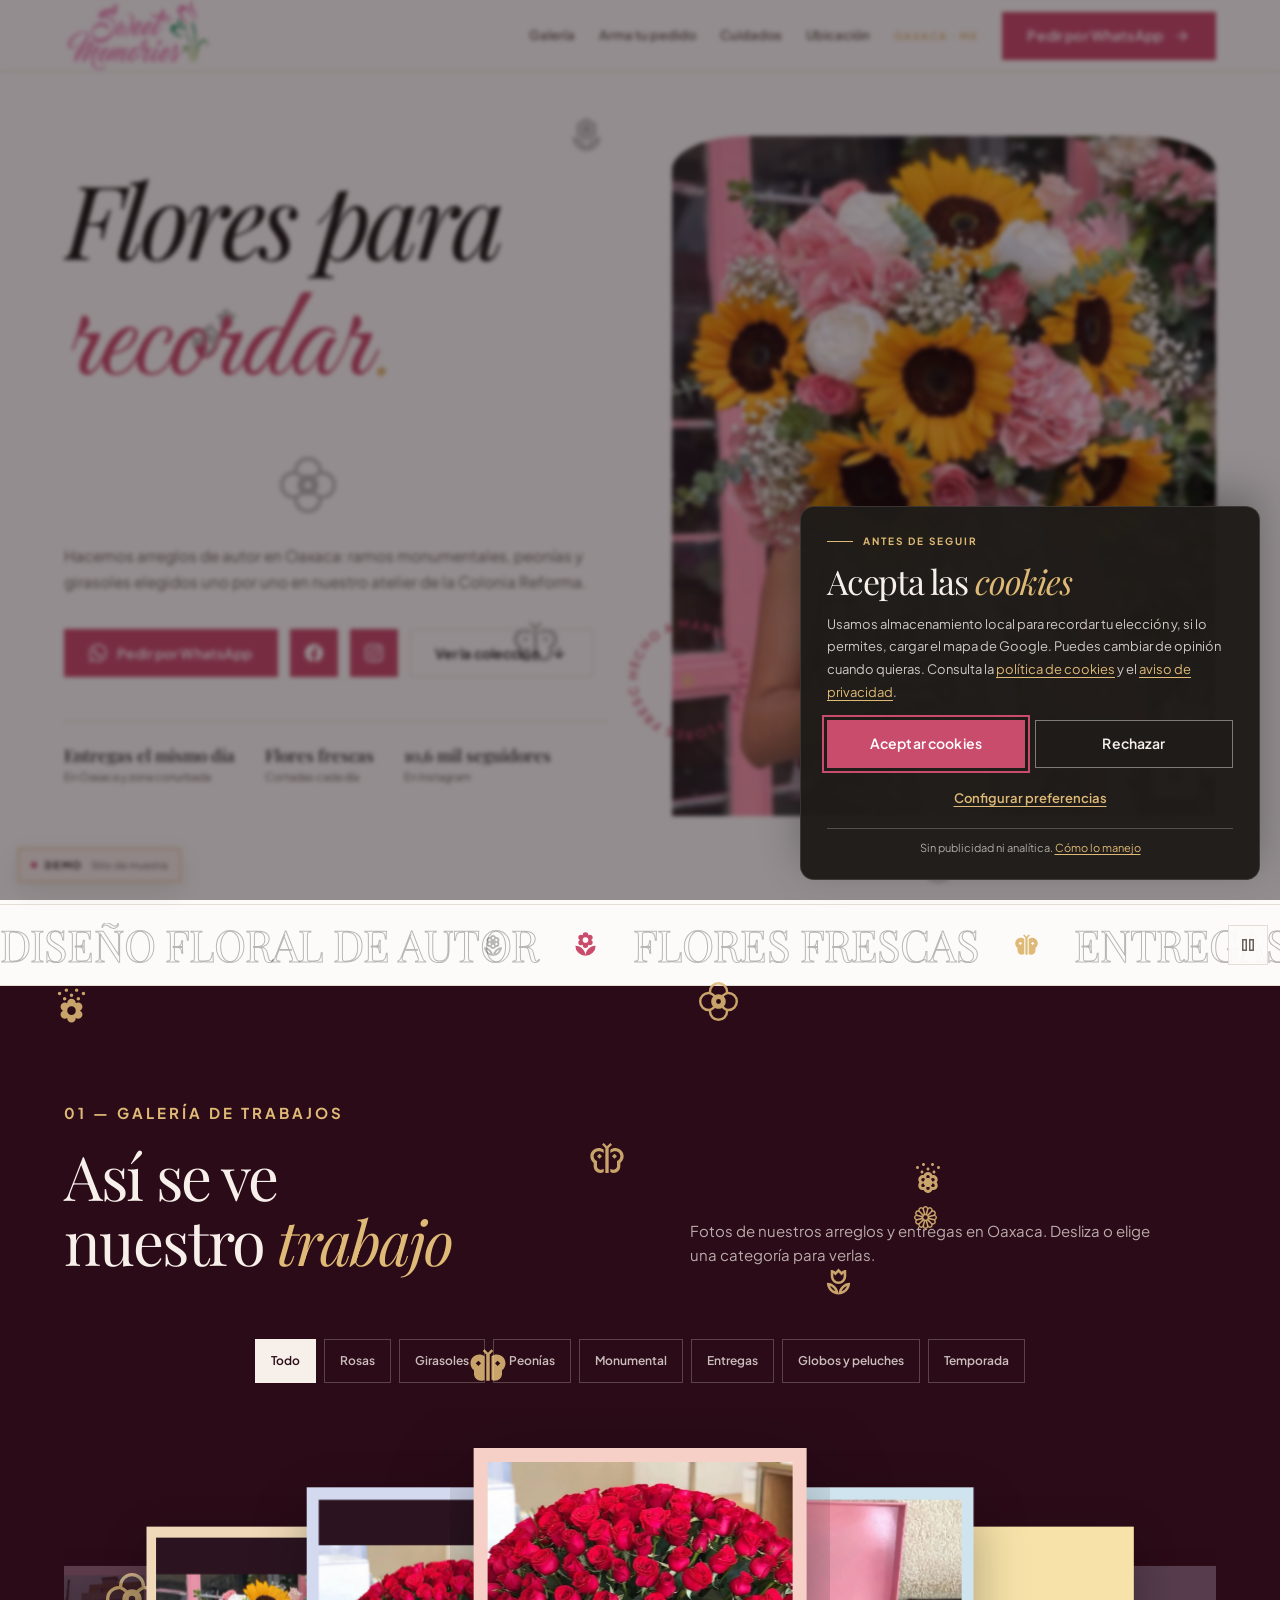
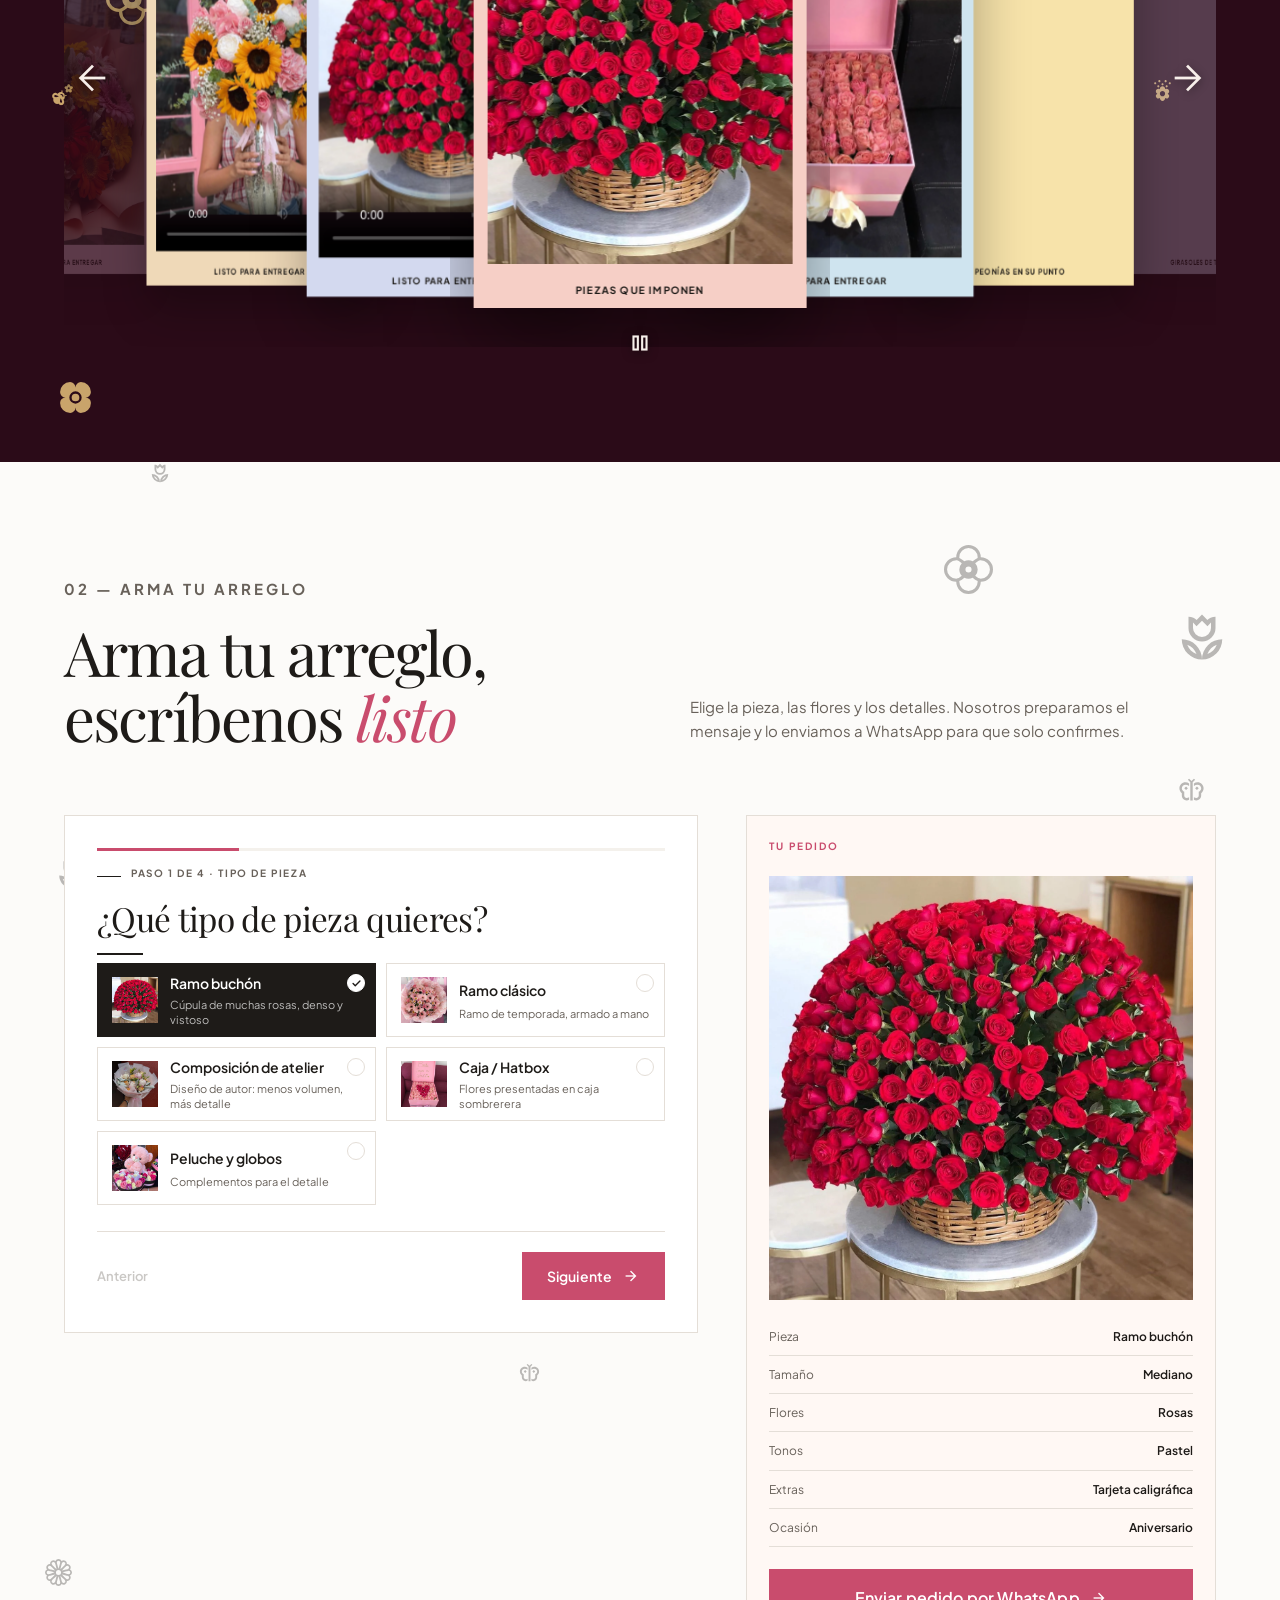
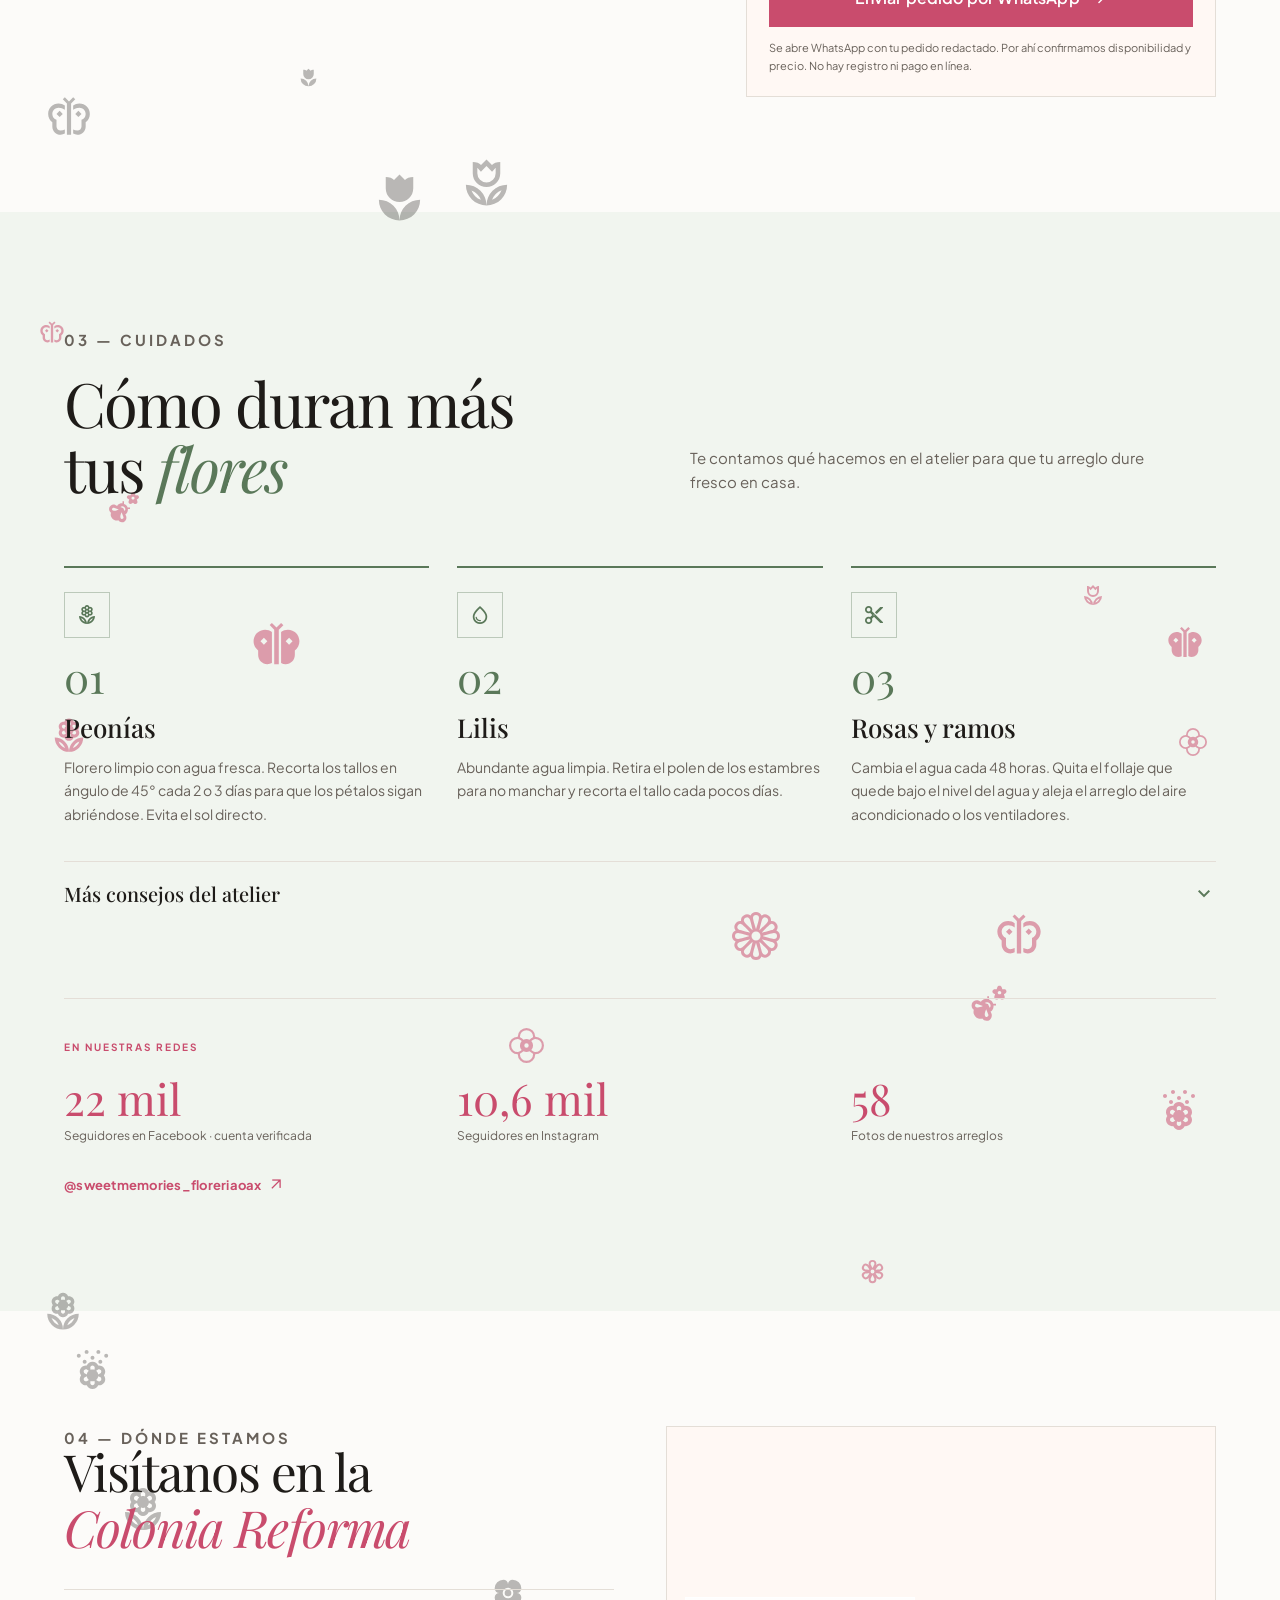
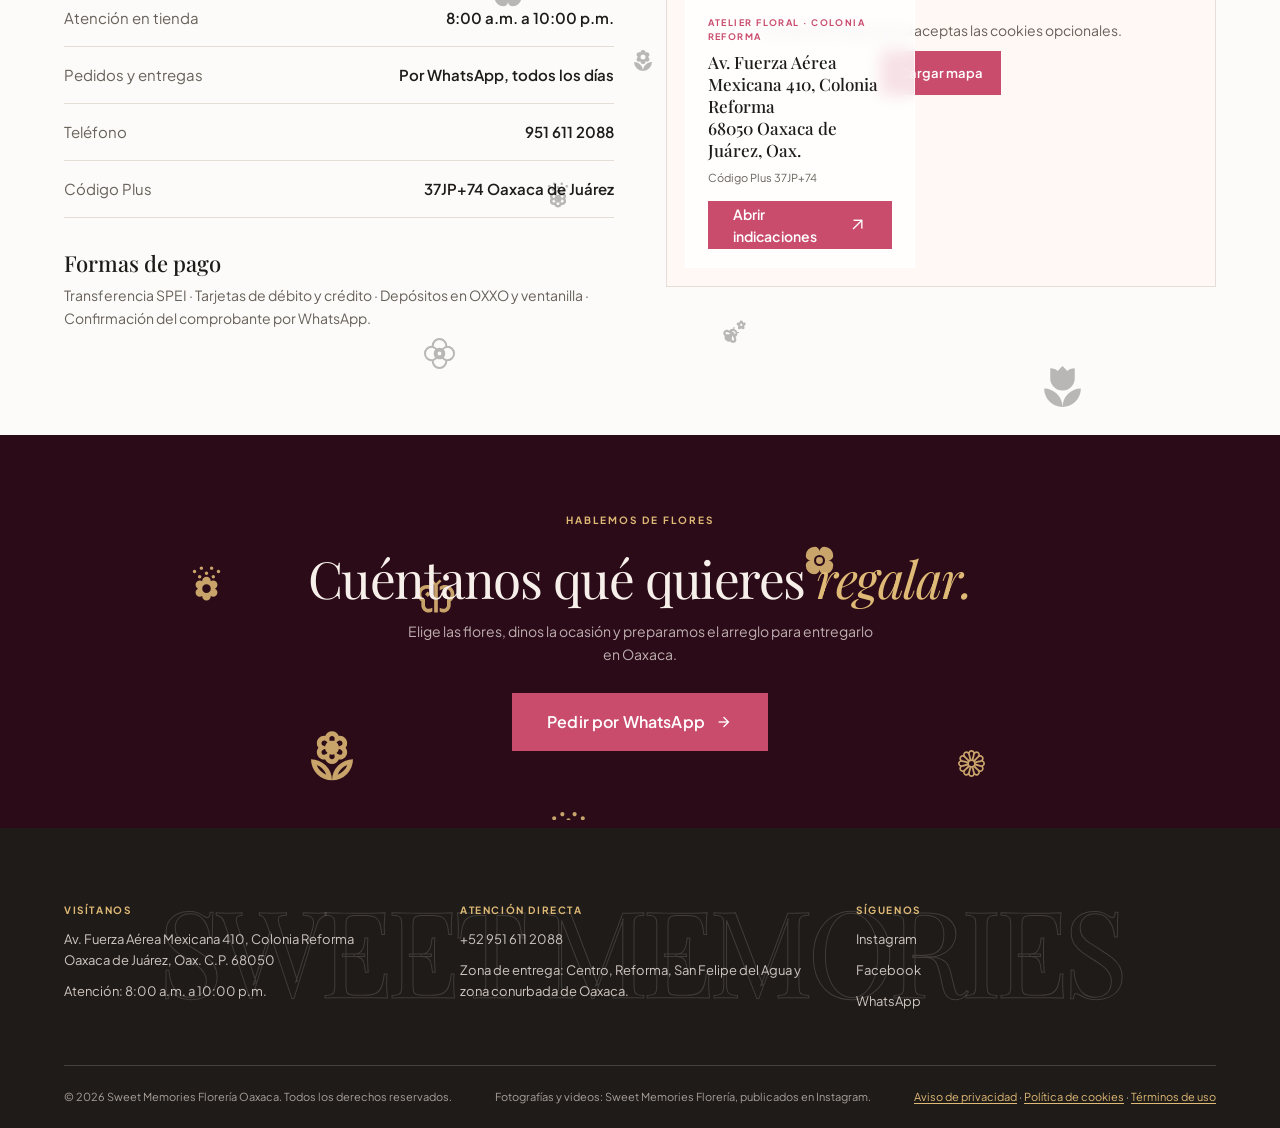
<file: web/index.html>
<!doctype html>
<html lang="es-MX" data-type="place" data-motion data-buttons="block">
<head>
  <meta charset="utf-8">
  <meta name="viewport" content="width=device-width, initial-scale=1, viewport-fit=cover">
  <title>Sweet Memories | Arreglos florales en Oaxaca de Juárez</title>
  <meta name="description" content="Diseño floral de autor en Oaxaca. Ramos, peonías y girasoles frescos, entregados el mismo día. Pedidos por WhatsApp al 951 611 2088.">
  <link rel="canonical" href="/">
  <meta property="og:type" content="website">
  <meta property="og:site_name" content="Sweet Memories Florería">
  <meta property="og:locale" content="es_MX">
  <meta property="og:url" content="https://cgl-003-sweet-memories.vercel.app/">
  <meta property="og:title" content="Sweet Memories | Arreglos florales en Oaxaca de Juárez">
  <meta property="og:description" content="Ramos, peonías y girasoles frescos, hechos a mano en Oaxaca y entregados el mismo día.">
  <meta property="og:image" content="https://cgl-003-sweet-memories.vercel.app/og-image.png">
  <meta property="og:image:width" content="1200">
  <meta property="og:image:height" content="630">
  <meta property="og:image:alt" content="Arreglo floral de Sweet Memories con rosas y peonías frescas">
  <meta name="twitter:card" content="summary_large_image">
  <meta name="twitter:title" content="Sweet Memories | Arreglos florales en Oaxaca de Juárez">
  <meta name="twitter:description" content="Ramos, peonías y girasoles frescos, hechos a mano en Oaxaca y entregados el mismo día.">
  <meta name="twitter:image" content="https://cgl-003-sweet-memories.vercel.app/og-image.png">
  <script type="application/ld+json">
  {
    "@context": "https://schema.org",
    "@graph": [
      {
        "@type": "Florist",
        "@id": "https://cgl-003-sweet-memories.vercel.app/#negocio",
        "name": "Sweet Memories Florería",
        "url": "https://cgl-003-sweet-memories.vercel.app/",
        "telephone": "+529516112088",
        "image": "https://cgl-003-sweet-memories.vercel.app/og-image.png",
        "address": {
          "@type": "PostalAddress",
          "streetAddress": "Av. Fuerza Aérea Mexicana 410, Colonia Reforma",
          "addressLocality": "Oaxaca de Juárez",
          "addressRegion": "Oaxaca",
          "postalCode": "68050",
          "addressCountry": "MX"
        },
        "geo": { "@type": "GeoCoordinates", "latitude": 17.080636, "longitude": -96.7146655 },
        "openingHoursSpecification": [{
          "@type": "OpeningHoursSpecification",
          "dayOfWeek": ["Monday", "Tuesday", "Wednesday", "Thursday", "Friday", "Saturday", "Sunday"],
          "opens": "08:00",
          "closes": "22:00"
        }],
        "sameAs": [
          "https://www.facebook.com/sweetmemoriesfloreria/",
          "https://www.instagram.com/sweetmemories_floreriaoax/"
        ]
      },
      {
        "@type": "Organization",
        "name": "Sweet Memories Florería",
        "url": "https://cgl-003-sweet-memories.vercel.app/",
        "logo": "https://cgl-003-sweet-memories.vercel.app/og-image.png"
      },
      {
        "@type": "ContactPoint",
        "contactType": "customer service",
        "telephone": "+529516112088",
        "areaServed": "MX",
        "availableLanguage": "Spanish"
      }
    ]
  }
  </script>
  <link rel="icon" href="favicon.png" type="image/png" sizes="any">
  <meta name="theme-color" media="(prefers-color-scheme: light)" content="#fcfbf9">
  <meta name="theme-color" media="(prefers-color-scheme: dark)" content="#1e1b18">
  <meta name="color-scheme" content="light dark">
  <meta name="site-kind" content="other">
  <meta name="page-type" content="place">
  <meta name="page-kind" content="place">
  <link rel="preconnect" href="https://fonts.googleapis.com">
  <link rel="preconnect" href="https://fonts.gstatic.com" crossorigin>
  <link href="https://fonts.googleapis.com/css2?family=Playfair+Display:ital,wght@0,400;0,500;0,600;1,400;1,500&family=Plus+Jakarta+Sans:wght@400;500;600;700&family=Great+Vibes&family=Material+Symbols+Outlined:opsz,wght,FILL@20..48,100..700,0..1&display=swap" rel="stylesheet">
  <link rel="stylesheet" href="css/styles.css">
  <link rel="stylesheet" href="css/ui.css">
  <script>document.documentElement.classList.add('js','m-enter');setTimeout(function(){document.documentElement.classList.add('m-enter-done')},700)</script>
</head>
<body>
<div class="flora-global" id="flora-global" aria-hidden="true">
  <div class="flora__depth" data-depth="0.04">
        <span class="flora__orbit" data-orbit style="--x:21%;--y:0.5%;--rx:42px;--ry:27px;--s:53px">
          <svg class="flora__item"><use href="#fl-flower"/></svg>
        </span>
        <span class="flora__orbit" data-orbit style="--x:4%;--y:8.19%;--rx:46px;--ry:21px;--s:24px">
          <svg class="flora__item"><use href="#fl-flower-poppy"/></svg>
        </span>
        <span class="flora__orbit" data-orbit style="--x:63%;--y:10.82%;--rx:47px;--ry:18px;--s:51px">
          <svg class="flora__item"><use href="#fl-butterfly-outline"/></svg>
        </span>
        <span class="flora__orbit" data-orbit style="--x:81%;--y:15.96%;--rx:40px;--ry:18px;--s:35px">
          <svg class="flora__item"><use href="#fl-flower-outline"/></svg>
        </span>
        <span class="flora__orbit" data-orbit style="--x:15%;--y:20.54%;--rx:45px;--ry:33px;--s:56px">
          <svg class="flora__item"><use href="#fl-flower-tulip"/></svg>
        </span>
        <span class="flora__orbit" data-orbit style="--x:75%;--y:26.02%;--rx:37px;--ry:15px;--s:40px">
          <svg class="flora__item"><use href="#fl-bee-flower"/></svg>
        </span>
        <span class="flora__orbit" data-orbit style="--x:24%;--y:31.13%;--rx:33px;--ry:18px;--s:26px">
          <svg class="flora__item"><use href="#fl-flower-pollen"/></svg>
        </span>
        <span class="flora__orbit" data-orbit style="--x:79%;--y:36.59%;--rx:45px;--ry:26px;--s:34px">
          <svg class="flora__item"><use href="#fl-flower-tulip-outline"/></svg>
        </span>
        <span class="flora__orbit" data-orbit style="--x:4%;--y:42.52%;--rx:57px;--ry:34px;--s:42px">
          <svg class="flora__item"><use href="#fl-bi-flower1"/></svg>
        </span>
        <span class="flora__orbit" data-orbit style="--x:3%;--y:45.57%;--rx:47px;--ry:29px;--s:22px">
          <svg class="flora__item"><use href="#fl-flower-tulip"/></svg>
        </span>
        <span class="flora__orbit" data-orbit style="--x:77%;--y:50.14%;--rx:33px;--ry:28px;--s:38px">
          <svg class="flora__item"><use href="#fl-bee-flower"/></svg>
        </span>
        <span class="flora__orbit" data-orbit style="--x:9%;--y:55.29%;--rx:39px;--ry:27px;--s:53px">
          <svg class="flora__item"><use href="#fl-flower-tulip"/></svg>
        </span>
        <span class="flora__orbit" data-orbit style="--x:23%;--y:62.54%;--rx:38px;--ry:15px;--s:31px">
          <svg class="flora__item"><use href="#fl-bee-flower"/></svg>
        </span>
        <span class="flora__orbit" data-orbit style="--x:65%;--y:64.83%;--rx:57px;--ry:25px;--s:25px">
          <svg class="flora__item"><use href="#fl-flower"/></svg>
        </span>
        <span class="flora__orbit" data-orbit style="--x:59%;--y:70.91%;--rx:27px;--ry:20px;--s:47px">
          <svg class="flora__item"><use href="#fl-bee-flower"/></svg>
        </span>
        <span class="flora__orbit" data-orbit style="--x:87%;--y:77.09%;--rx:49px;--ry:15px;--s:33px">
          <svg class="flora__item"><use href="#fl-flower"/></svg>
        </span>
        <span class="flora__orbit" data-orbit style="--x:62%;--y:82.01%;--rx:32px;--ry:21px;--s:34px">
              <svg class="flora__item"><use href="#fl-flower"/></svg>
            </span>
        <span class="flora__orbit" data-orbit style="--x:88%;--y:86.56%;--rx:52px;--ry:26px;--s:33px">
              <svg class="flora__item"><use href="#fl-flower-poppy"/></svg>
            </span>
        <span class="flora__orbit" data-orbit style="--x:84%;--y:91.03%;--rx:28px;--ry:17px;--s:35px">
              <svg class="flora__item"><use href="#fl-butterfly-outline"/></svg>
            </span>
        <span class="flora__orbit" data-orbit style="--x:87%;--y:95.01%;--rx:56px;--ry:33px;--s:37px">
              <svg class="flora__item"><use href="#fl-bi-flower3"/></svg>
            </span>
  </div>
  <div class="flora__depth" data-depth="0.08">
        <span class="flora__orbit" data-orbit style="--x:32%;--y:2.28%;--rx:54px;--ry:25px;--s:37px">
          <svg class="flora__item"><use href="#fl-flower-outline"/></svg>
        </span>
        <span class="flora__orbit" data-orbit style="--x:48%;--y:7.51%;--rx:53px;--ry:28px;--s:35px">
          <svg class="flora__item"><use href="#fl-flower-tulip"/></svg>
        </span>
        <span class="flora__orbit" data-orbit style="--x:41%;--y:13.61%;--rx:37px;--ry:30px;--s:56px">
          <svg class="flora__item"><use href="#fl-bee-flower"/></svg>
        </span>
        <span class="flora__orbit" data-orbit style="--x:74%;--y:16.97%;--rx:39px;--ry:23px;--s:51px">
          <svg class="flora__item"><use href="#fl-flower-pollen"/></svg>
        </span>
        <span class="flora__orbit" data-orbit style="--x:81%;--y:21.62%;--rx:34px;--ry:31px;--s:37px">
          <svg class="flora__item"><use href="#fl-flower-tulip-outline"/></svg>
        </span>
        <span class="flora__orbit" data-orbit style="--x:73%;--y:28.52%;--rx:45px;--ry:22px;--s:26px">
          <svg class="flora__item"><use href="#fl-bi-flower1"/></svg>
        </span>
        <span class="flora__orbit" data-orbit style="--x:47%;--y:31.7%;--rx:36px;--ry:20px;--s:28px">
          <svg class="flora__item"><use href="#fl-flower-pollen-outline"/></svg>
        </span>
        <span class="flora__orbit" data-orbit style="--x:42%;--y:37.74%;--rx:48px;--ry:28px;--s:36px">
          <svg class="flora__item"><use href="#fl-butterfly"/></svg>
        </span>
        <span class="flora__orbit" data-orbit style="--x:50%;--y:41.72%;--rx:60px;--ry:36px;--s:44px">
          <svg class="flora__item"><use href="#fl-bi-flower2"/></svg>
        </span>
        <span class="flora__orbit" data-orbit style="--x:39%;--y:46.88%;--rx:38px;--ry:25px;--s:44px">
          <svg class="flora__item"><use href="#fl-flower-tulip-outline"/></svg>
        </span>
        <span class="flora__orbit" data-orbit style="--x:36%;--y:53.51%;--rx:31px;--ry:22px;--s:25px">
          <svg class="flora__item"><use href="#fl-bi-flower1"/></svg>
        </span>
        <span class="flora__orbit" data-orbit style="--x:65%;--y:57.06%;--rx:38px;--ry:16px;--s:36px">
          <svg class="flora__item"><use href="#fl-flower-tulip-outline"/></svg>
        </span>
        <span class="flora__orbit" data-orbit style="--x:81%;--y:64.02%;--rx:35px;--ry:21px;--s:51px">
          <svg class="flora__item"><use href="#fl-bi-flower1"/></svg>
        </span>
        <span class="flora__orbit" data-orbit style="--x:74%;--y:66.4%;--rx:31px;--ry:15px;--s:24px">
          <svg class="flora__item"><use href="#fl-flower-outline"/></svg>
        </span>
        <span class="flora__orbit" data-orbit style="--x:72%;--y:71.62%;--rx:58px;--ry:34px;--s:53px">
          <svg class="flora__item"><use href="#fl-bi-flower1"/></svg>
        </span>
        <span class="flora__orbit" data-orbit style="--x:17%;--y:76.11%;--rx:43px;--ry:28px;--s:42px">
          <svg class="flora__item"><use href="#fl-flower-outline"/></svg>
        </span>
        <span class="flora__orbit" data-orbit style="--x:5%;--y:81.94%;--rx:41px;--ry:31px;--s:37px">
              <svg class="flora__item"><use href="#fl-flower-outline"/></svg>
            </span>
        <span class="flora__orbit" data-orbit style="--x:51%;--y:87.5%;--rx:29px;--ry:16px;--s:38px">
              <svg class="flora__item"><use href="#fl-flower-tulip"/></svg>
            </span>
        <span class="flora__orbit" data-orbit style="--x:14%;--y:90.82%;--rx:29px;--ry:32px;--s:51px">
              <svg class="flora__item"><use href="#fl-bee-flower"/></svg>
            </span>
        <span class="flora__orbit" data-orbit style="--x:67%;--y:96.08%;--rx:41px;--ry:26px;--s:30px">
              <svg class="flora__item"><use href="#fl-flower"/></svg>
            </span>
  </div>
  <div class="flora__depth" data-depth="0.13">
        <span class="flora__orbit" data-orbit style="--x:46%;--y:3.83%;--rx:33px;--ry:21px;--s:23px">
          <svg class="flora__item"><use href="#fl-flower-pollen"/></svg>
        </span>
        <span class="flora__orbit" data-orbit style="--x:64%;--y:10.06%;--rx:58px;--ry:16px;--s:27px">
          <svg class="flora__item"><use href="#fl-flower-tulip-outline"/></svg>
        </span>
        <span class="flora__orbit" data-orbit style="--x:71%;--y:14.61%;--rx:45px;--ry:21px;--s:32px">
          <svg class="flora__item"><use href="#fl-bi-flower1"/></svg>
        </span>
        <span class="flora__orbit" data-orbit style="--x:82%;--y:19.88%;--rx:48px;--ry:21px;--s:40px">
          <svg class="flora__item"><use href="#fl-flower-pollen-outline"/></svg>
        </span>
        <span class="flora__orbit" data-orbit style="--x:18%;--y:23.03%;--rx:38px;--ry:29px;--s:28px">
          <svg class="flora__item"><use href="#fl-butterfly"/></svg>
        </span>
        <span class="flora__orbit" data-orbit style="--x:41%;--y:28.59%;--rx:36px;--ry:23px;--s:44px">
          <svg class="flora__item"><use href="#fl-bi-flower2"/></svg>
        </span>
        <span class="flora__orbit" data-orbit style="--x:65%;--y:33.7%;--rx:39px;--ry:22px;--s:30px">
          <svg class="flora__item"><use href="#fl-flower-poppy"/></svg>
        </span>
        <span class="flora__orbit" data-orbit style="--x:46%;--y:40.31%;--rx:51px;--ry:30px;--s:38px">
          <svg class="flora__item"><use href="#fl-butterfly-outline"/></svg>
        </span>
        <span class="flora__orbit" data-orbit style="--x:58%;--y:43.48%;--rx:57px;--ry:24px;--s:29px">
          <svg class="flora__item"><use href="#fl-flower-pollen-outline"/></svg>
        </span>
        <span class="flora__orbit" data-orbit style="--x:25%;--y:49.08%;--rx:54px;--ry:12px;--s:36px">
          <svg class="flora__item"><use href="#fl-butterfly"/></svg>
        </span>
        <span class="flora__orbit" data-orbit style="--x:25%;--y:53.15%;--rx:57px;--ry:23px;--s:40px">
          <svg class="flora__item"><use href="#fl-bi-flower2"/></svg>
        </span>
        <span class="flora__orbit" data-orbit style="--x:68%;--y:57.31%;--rx:56px;--ry:22px;--s:50px">
          <svg class="flora__item"><use href="#fl-butterfly"/></svg>
        </span>
        <span class="flora__orbit" data-orbit style="--x:66%;--y:64.81%;--rx:52px;--ry:24px;--s:37px">
          <svg class="flora__item"><use href="#fl-bi-flower2"/></svg>
        </span>
        <span class="flora__orbit" data-orbit style="--x:32%;--y:69.73%;--rx:37px;--ry:20px;--s:32px">
          <svg class="flora__item"><use href="#fl-butterfly"/></svg>
        </span>
        <span class="flora__orbit" data-orbit style="--x:7%;--y:72.71%;--rx:36px;--ry:27px;--s:41px">
          <svg class="flora__item"><use href="#fl-bi-flower2"/></svg>
        </span>
        <span class="flora__orbit" data-orbit style="--x:6%;--y:79.46%;--rx:58px;--ry:18px;--s:27px">
          <svg class="flora__item"><use href="#fl-flower-pollen"/></svg>
        </span>
        <span class="flora__orbit" data-orbit style="--x:34%;--y:83.85%;--rx:46px;--ry:30px;--s:22px">
              <svg class="flora__item"><use href="#fl-flower-pollen"/></svg>
            </span>
        <span class="flora__orbit" data-orbit style="--x:57%;--y:86.93%;--rx:32px;--ry:21px;--s:34px">
              <svg class="flora__item"><use href="#fl-flower-tulip-outline"/></svg>
            </span>
        <span class="flora__orbit" data-orbit style="--x:43%;--y:93.86%;--rx:29px;--ry:22px;--s:50px">
              <svg class="flora__item"><use href="#fl-bi-flower1"/></svg>
            </span>
  </div>
  <div class="flora__depth" data-depth="0.18">
        <span class="flora__orbit" data-orbit style="--x:47%;--y:5.59%;--rx:37px;--ry:27px;--s:55px">
          <svg class="flora__item"><use href="#fl-flower-pollen-outline"/></svg>
        </span>
        <span class="flora__orbit" data-orbit style="--x:68%;--y:11.39%;--rx:45px;--ry:23px;--s:48px">
          <svg class="flora__item"><use href="#fl-butterfly"/></svg>
        </span>
        <span class="flora__orbit" data-orbit style="--x:72%;--y:16.89%;--rx:37px;--ry:15px;--s:40px">
          <svg class="flora__item"><use href="#fl-bi-flower2"/></svg>
        </span>
        <span class="flora__orbit" data-orbit style="--x:87%;--y:19.53%;--rx:58px;--ry:24px;--s:52px">
          <svg class="flora__item"><use href="#fl-flower-poppy"/></svg>
        </span>
        <span class="flora__orbit" data-orbit style="--x:25%;--y:26.98%;--rx:30px;--ry:14px;--s:29px">
          <svg class="flora__item"><use href="#fl-butterfly-outline"/></svg>
        </span>
        <span class="flora__orbit" data-orbit style="--x:12%;--y:30.59%;--rx:30px;--ry:16px;--s:24px">
          <svg class="flora__item"><use href="#fl-flower-outline"/></svg>
        </span>
        <span class="flora__orbit" data-orbit style="--x:24%;--y:34.97%;--rx:42px;--ry:24px;--s:32px">
          <svg class="flora__item"><use href="#fl-flower-tulip"/></svg>
        </span>
        <span class="flora__orbit" data-orbit style="--x:75%;--y:41.74%;--rx:54px;--ry:32px;--s:40px">
          <svg class="flora__item"><use href="#fl-bee-flower"/></svg>
        </span>
        <span class="flora__orbit" data-orbit style="--x:88%;--y:44.94%;--rx:58px;--ry:34px;--s:41px">
          <svg class="flora__item"><use href="#fl-flower-poppy"/></svg>
        </span>
        <span class="flora__orbit" data-orbit style="--x:91%;--y:50.14%;--rx:37px;--ry:30px;--s:54px">
          <svg class="flora__item"><use href="#fl-butterfly-outline"/></svg>
        </span>
        <span class="flora__orbit" data-orbit style="--x:45%;--y:55.94%;--rx:52px;--ry:23px;--s:32px">
          <svg class="flora__item"><use href="#fl-bi-flower3"/></svg>
        </span>
        <span class="flora__orbit" data-orbit style="--x:56%;--y:59.59%;--rx:43px;--ry:13px;--s:37px">
          <svg class="flora__item"><use href="#fl-butterfly-outline"/></svg>
        </span>
        <span class="flora__orbit" data-orbit style="--x:80%;--y:66.5%;--rx:50px;--ry:33px;--s:50px">
          <svg class="flora__item"><use href="#fl-bi-flower3"/></svg>
        </span>
        <span class="flora__orbit" data-orbit style="--x:84%;--y:69.77%;--rx:58px;--ry:18px;--s:43px">
          <svg class="flora__item"><use href="#fl-butterfly-outline"/></svg>
        </span>
        <span class="flora__orbit" data-orbit style="--x:53%;--y:75.43%;--rx:38px;--ry:22px;--s:38px">
          <svg class="flora__item"><use href="#fl-bi-flower3"/></svg>
        </span>
        <span class="flora__orbit" data-orbit style="--x:42%;--y:80.86%;--rx:51px;--ry:13px;--s:24px">
          <svg class="flora__item"><use href="#fl-flower-pollen-outline"/></svg>
        </span>
        <span class="flora__orbit" data-orbit style="--x:55%;--y:84.27%;--rx:52px;--ry:29px;--s:33px">
              <svg class="flora__item"><use href="#fl-flower-pollen-outline"/></svg>
            </span>
        <span class="flora__orbit" data-orbit style="--x:90%;--y:90.43%;--rx:53px;--ry:20px;--s:50px">
              <svg class="flora__item"><use href="#fl-butterfly"/></svg>
            </span>
        <span class="flora__orbit" data-orbit style="--x:26%;--y:93.74%;--rx:29px;--ry:25px;--s:25px">
              <svg class="flora__item"><use href="#fl-bi-flower2"/></svg>
            </span>
  </div>
</div>
  <a class="skip-link" href="#main">Saltar al contenido</a>

  <!-- Iconos florales y mariposas: Material Design Icons (Apache 2.0) y Bootstrap Icons (MIT). Descargados en assets/icons/, incrustados inline sin CDN. -->
  <svg class="svg-sprite" width="0" height="0" aria-hidden="true" focusable="false">
    <symbol id="fl-flower" viewBox="0 0 24 24" fill="currentColor"><path d="M3,13A9,9 0 0,0 12,22C12,17 7.97,13 3,13M12,5.5A2.5,2.5 0 0,1 14.5,8A2.5,2.5 0 0,1 12,10.5A2.5,2.5 0 0,1 9.5,8A2.5,2.5 0 0,1 12,5.5M5.6,10.25A2.5,2.5 0 0,0 8.1,12.75C8.63,12.75 9.12,12.58 9.5,12.31C9.5,12.37 9.5,12.43 9.5,12.5A2.5,2.5 0 0,0 12,15A2.5,2.5 0 0,0 14.5,12.5C14.5,12.43 14.5,12.37 14.5,12.31C14.88,12.58 15.37,12.75 15.9,12.75C17.28,12.75 18.4,11.63 18.4,10.25C18.4,9.25 17.81,8.4 16.97,8C17.81,7.6 18.4,6.74 18.4,5.75C18.4,4.37 17.28,3.25 15.9,3.25C15.37,3.25 14.88,3.41 14.5,3.69C14.5,3.63 14.5,3.56 14.5,3.5A2.5,2.5 0 0,0 12,1A2.5,2.5 0 0,0 9.5,3.5C9.5,3.56 9.5,3.63 9.5,3.69C9.12,3.41 8.63,3.25 8.1,3.25A2.5,2.5 0 0,0 5.6,5.75C5.6,6.74 6.19,7.6 7.03,8C6.19,8.4 5.6,9.25 5.6,10.25M12,22A9,9 0 0,0 21,13C16,13 12,17 12,22Z" /></symbol>
    <symbol id="fl-flower-outline" viewBox="0 0 24 24" fill="currentColor"><path d="M8.66,13.07C6.92,13.07 5.5,11.66 5.5,9.93C5.5,9.22 5.76,8.54 6.19,8C5.77,7.46 5.5,6.78 5.5,6.07C5.5,4.34 6.93,2.93 8.66,2.93L9.09,2.96C9.56,1.81 10.69,1 12,1C13.31,1 14.44,1.81 14.91,2.96L15.34,2.93C17.07,2.93 18.5,4.34 18.5,6.07C18.5,6.78 18.24,7.46 17.81,8C18.23,8.54 18.5,9.22 18.5,9.93C18.5,11.66 17.07,13.07 15.34,13.07L14.91,13.04C14.44,14.19 13.31,15 12,15C10.69,15 9.56,14.19 9.09,13.04L8.66,13.07M12,13C12.62,13 13.12,12.5 13.14,11.9L13.03,10.81C12.71,10.93 12.36,11 12,11C11.64,11 11.3,10.93 11,10.81L10.86,11.9C10.88,12.5 11.38,13 12,13M15.34,11.07C15.97,11.07 16.5,10.56 16.5,9.92C16.5,9.5 16.23,9.08 15.83,8.89L14.95,8.47C14.83,9.21 14.44,9.85 13.89,10.3L14.7,10.87C14.88,11 15.1,11.07 15.34,11.07M14.69,5.13L13.87,5.69C14.43,6.14 14.82,6.78 14.94,7.5L15.82,7.1C16.23,6.9 16.5,6.5 16.5,6.07C16.5,5.44 15.97,4.93 15.34,4.93C15.11,4.93 14.89,5 14.69,5.13M12,3C11.38,3 10.88,3.5 10.86,4.1L11,5.19C11.3,5.07 11.64,5 12,5C12.36,5 12.71,5.07 13.03,5.19L13.14,4.1C13.12,3.5 12.62,3 12,3M8.66,4.93C8.03,4.93 7.5,5.44 7.5,6.07C7.5,6.5 7.77,6.9 8.17,7.1L9.05,7.5C9.17,6.78 9.56,6.14 10.11,5.69L9.3,5.13C9.12,5 8.9,4.93 8.66,4.93M8.17,8.9C7.77,9.1 7.5,9.5 7.5,9.92C7.5,10.55 8.03,11.06 8.66,11.06C8.89,11.06 9.11,11 9.31,10.86L10.12,10.31C9.56,9.86 9.17,9.22 9.05,8.5L8.17,8.9M12,22A9,9 0 0,1 3,13A9,9 0 0,1 12,22A9,9 0 0,1 21,13A9,9 0 0,1 12,22M14.44,19.56C16.34,18.85 17.85,17.34 18.56,15.44C16.66,16.14 15.15,17.66 14.44,19.56M5.44,15.44C6.15,17.34 7.66,18.85 9.56,19.56C8.86,17.66 7.34,16.15 5.44,15.44Z" /></symbol>
    <symbol id="fl-flower-pollen" viewBox="0 0 24 24" fill="currentColor"><path d="M18.4 12.75C18.4 11.37 17.28 10.25 15.9 10.25C15.37 10.25 14.88 10.41 14.5 10.69V10.5C14.5 9.12 13.38 8 12 8S9.5 9.12 9.5 10.5V10.69C9.12 10.41 8.63 10.25 8.1 10.25C6.72 10.25 5.6 11.37 5.6 12.75C5.6 13.74 6.19 14.6 7.03 15C6.19 15.4 5.6 16.25 5.6 17.25C5.6 18.63 6.72 19.75 8.1 19.75C8.63 19.75 9.12 19.58 9.5 19.31V19.5C9.5 20.88 10.62 22 12 22S14.5 20.88 14.5 19.5V19.31C14.88 19.58 15.37 19.75 15.9 19.75C17.28 19.75 18.4 18.63 18.4 17.25C18.4 16.25 17.81 15.4 16.97 15C17.81 14.6 18.4 13.74 18.4 12.75M12 17.5C10.62 17.5 9.5 16.38 9.5 15S10.62 12.5 12 12.5 14.5 13.62 14.5 15 13.38 17.5 12 17.5M11 6C11 5.45 11.45 5 12 5S13 5.45 13 6 12.55 7 12 7 11 6.55 11 6M7 8C7 7.45 7.45 7 8 7S9 7.45 9 8 8.55 9 8 9 7 8.55 7 8M5 6C4.45 6 4 5.55 4 5S4.45 4 5 4 6 4.45 6 5 5.55 6 5 6M8 3C8 2.45 8.45 2 9 2S10 2.45 10 3 9.55 4 9 4 8 3.55 8 3M14 3C14 2.45 14.45 2 15 2S16 2.45 16 3 15.55 4 15 4 14 3.55 14 3M20 5C20 5.55 19.55 6 19 6S18 5.55 18 5 18.45 4 19 4 20 4.45 20 5M16 7C16.55 7 17 7.45 17 8S16.55 9 16 9 15 8.55 15 8 15.45 7 16 7Z" /></symbol>
    <symbol id="fl-flower-pollen-outline" viewBox="0 0 24 24" fill="currentColor"><path d="M11 6C11 5.45 11.45 5 12 5S13 5.45 13 6 12.55 7 12 7 11 6.55 11 6M8 9C8.55 9 9 8.55 9 8S8.55 7 8 7 7 7.45 7 8 7.45 9 8 9M6 5C6 4.45 5.55 4 5 4S4 4.45 4 5 4.45 6 5 6 6 5.55 6 5M9 4C9.55 4 10 3.55 10 3S9.55 2 9 2 8 2.45 8 3 8.45 4 9 4M15 4C15.55 4 16 3.55 16 3S15.55 2 15 2 14 2.45 14 3 14.45 4 15 4M19 4C18.45 4 18 4.45 18 5S18.45 6 19 6 20 5.55 20 5 19.55 4 19 4M15 8C15 8.55 15.45 9 16 9S17 8.55 17 8 16.55 7 16 7 15 7.45 15 8M18.5 13.07C18.5 13.78 18.24 14.46 17.81 15C18.23 15.54 18.5 16.22 18.5 16.93C18.5 18.66 17.07 20.07 15.34 20.07L14.91 20.04C14.44 21.19 13.31 22 12 22S9.56 21.19 9.09 20.04L8.66 20.07C6.92 20.07 5.5 18.66 5.5 16.93C5.5 16.22 5.76 15.54 6.19 15C5.77 14.46 5.5 13.78 5.5 13.07C5.5 11.34 6.93 9.93 8.66 9.93L9.09 9.96C9.56 8.81 10.69 8 12 8S14.44 8.81 14.91 9.96L15.34 9.93C17.07 9.93 18.5 11.34 18.5 13.07M7.5 13.07C7.5 13.5 7.77 13.9 8.17 14.1L9.05 14.5C9.17 13.78 9.56 13.14 10.11 12.69L9.3 12.13C9.12 12 8.9 11.93 8.66 11.93C8.03 11.93 7.5 12.44 7.5 13.07M10.12 17.31C9.56 16.86 9.17 16.22 9.05 15.5L8.17 15.9C7.77 16.1 7.5 16.5 7.5 16.92C7.5 17.55 8.03 18.06 8.66 18.06C8.89 18.06 9.11 18 9.31 17.86L10.12 17.31M13.14 18.9L13.03 17.81C12.71 17.93 12.36 18 12 18S11.3 17.93 11 17.81L10.86 18.9C10.88 19.5 11.38 20 12 20S13.12 19.5 13.14 18.9M13.14 11.1C13.12 10.5 12.62 10 12 10S10.88 10.5 10.86 11.1L11 12.19C11.3 12.07 11.64 12 12 12S12.71 12.07 13.03 12.19L13.14 11.1M16.5 16.92C16.5 16.5 16.23 16.08 15.83 15.89L14.95 15.47C14.83 16.21 14.44 16.85 13.89 17.3L14.7 17.87C14.88 18 15.1 18.07 15.34 18.07C15.97 18.07 16.5 17.56 16.5 16.92M16.5 13.07C16.5 12.44 15.97 11.93 15.34 11.93C15.11 11.93 14.89 12 14.69 12.13L13.87 12.69C14.43 13.14 14.82 13.78 14.94 14.5L15.82 14.1C16.23 13.9 16.5 13.5 16.5 13.07Z" /></symbol>
    <symbol id="fl-flower-poppy" viewBox="0 0 24 24" fill="currentColor"><path d="M18.5,12A3.5,3.5 0 0,0 22,8.5A6.5,6.5 0 0,0 15.5,2A3.5,3.5 0 0,0 12,5.5A3.5,3.5 0 0,0 8.5,2A6.5,6.5 0 0,0 2,8.5A3.5,3.5 0 0,0 5.5,12A3.5,3.5 0 0,0 2,15.5A6.5,6.5 0 0,0 8.5,22A3.5,3.5 0 0,0 12,18.5A3.5,3.5 0 0,0 15.5,22A6.5,6.5 0 0,0 22,15.5A3.5,3.5 0 0,0 18.5,12M12,16A4,4 0 0,1 8,12A4,4 0 0,1 12,8A4,4 0 0,1 16,12A4,4 0 0,1 12,16M14.5,12A2.5,2.5 0 0,1 12,14.5A2.5,2.5 0 0,1 9.5,12A2.5,2.5 0 0,1 12,9.5A2.5,2.5 0 0,1 14.5,12Z" /></symbol>
    <symbol id="fl-flower-tulip" viewBox="0 0 24 24" fill="currentColor"><path d="M3,13A9,9 0 0,0 12,22A9,9 0 0,0 3,13M12,22A9,9 0 0,0 21,13A9,9 0 0,0 12,22M18,3V8A6,6 0 0,1 12,14A6,6 0 0,1 6,8V3C6.74,3 7.47,3.12 8.16,3.39C8.71,3.62 9.2,3.96 9.61,4.39L12,2L14.39,4.39C14.8,3.96 15.29,3.62 15.84,3.39C16.53,3.12 17.26,3 18,3Z" /></symbol>
    <symbol id="fl-flower-tulip-outline" viewBox="0 0 24 24" fill="currentColor"><path d="M3,13A9,9 0 0,0 12,22A9,9 0 0,0 3,13M5.44,15.44C7.35,16.15 8.85,17.65 9.56,19.56C7.65,18.85 6.15,17.35 5.44,15.44M12,22A9,9 0 0,0 21,13A9,9 0 0,0 12,22M14.42,19.57C15.11,17.64 16.64,16.11 18.57,15.42C17.86,17.34 16.34,18.86 14.42,19.57M12,14A6,6 0 0,0 18,8V3C17.26,3 16.53,3.12 15.84,3.39C15.29,3.62 14.8,3.96 14.39,4.39L12,2L9.61,4.39C9.2,3.96 8.71,3.62 8.16,3.39C7.47,3.12 6.74,3 6,3V8A6,6 0 0,0 12,14M8,5.61L9.57,7.26L12,4.83L14.43,7.26L16,5.61V8A4,4 0 0,1 12,12A4,4 0 0,1 8,8V5.61Z" /></symbol>
    <symbol id="fl-butterfly" viewBox="0 0 24 24" fill="currentColor"><path d="M13 21H11V6L9.03 3.97L10 3L12 5L14 3L15 4L13 6V21M7 6C4.24 6 2 8.24 2 11C2 12.64 2.79 14.09 4 15H4V17C4 19.21 5.79 21 8 21C8.72 21 9.39 20.81 9.97 20.5L10 20.46V7C9.16 6.37 8.13 6 7 6M6.5 12.5L5 11L6.5 9.5L8 11L6.5 12.5M22 11C22 8.24 19.76 6 17 6C15.88 6 14.85 6.37 14 7L14 7V20.46C14.59 20.81 15.27 21 16 21C18.21 21 20 19.21 20 17V15H20C21.21 14.09 22 12.64 22 11M17.5 12.5L16 11L17.5 9.5L19 11L17.5 12.5Z" /></symbol>
    <symbol id="fl-butterfly-outline" viewBox="0 0 24 24" fill="currentColor"><path d="M13 21H11V6L9.03 3.97L10 3L12 5L14 3L15 4L13 6V21M14 9H14V7C14.84 6.37 15.88 6 17 6C19.76 6 22 8.24 22 11C22 12.64 21.21 14.09 20 15H20V17C20 19.21 18.21 21 16 21C15.27 21 14.59 20.81 14 20.46V18.46C14.59 18.81 15.27 19 16 19C17.1 19 18 18.1 18 17V13.83C19.17 13.42 20 12.31 20 11C20 9.35 18.67 8 17 8H17C15.88 8 14.84 8.37 14 9M10 9H10C9.16 8.37 8.13 8 7 8H7C5.33 8 4 9.35 4 11C4 12.31 4.84 13.42 6 13.83V17C6 18.1 6.9 19 8 19C8.73 19 9.41 18.81 10 18.46V20.46C9.41 20.81 8.73 21 8 21C5.79 21 4 19.21 4 17V15H4C2.79 14.09 2 12.64 2 11C2 8.24 4.24 6 7 6C8.13 6 9.16 6.37 10 7V9M9 11L7.5 9.5L6 11L7.5 12.5L9 11M18 11L16.5 9.5L15 11L16.5 12.5L18 11Z" /></symbol>
    <symbol id="fl-bee-flower" viewBox="0 0 24 24" fill="currentColor"><path d="M11.6 13V12.9L11.3 12.6H11.2L9.6 12C10 11.7 10.4 11.5 10.9 11.5C11.4 11.5 11.9 11.7 12.3 12.1C12.7 12.5 12.9 12.9 12.9 13.4C12.9 13.9 12.8 14.3 12.4 14.7L11.6 13M9.7 19.3C9.4 18.3 9.6 17.1 10.4 15.5L11.6 18.6C11.8 19.2 11.6 19.6 11 19.9C10.4 20.2 10 20 9.7 19.3M4.1 13.1C4.3 12.5 4.7 12.3 5.3 12.5L8.5 13.7C6.9 14.5 5.7 14.7 4.7 14.4C4.1 14.1 3.9 13.7 4.1 13.1M12 8.1H11V9.5H10.6C9.5 9.5 8.6 9.9 7.8 10.7L7.4 11.3L6 10.5C5.7 10.4 5.4 10.4 5 10.4C4.4 10.4 3.8 10.6 3.3 11S2.4 11.8 2.2 12.4C2 13.1 2 13.7 2.2 14.4C2.5 15.1 2.8 15.6 3.3 15.9C2.9 17.4 3.2 18.7 4.3 19.8C5.1 20.6 6 21 7.1 21C7.6 21 7.9 21 8.2 20.9C8.8 21.7 9.6 22.2 10.6 22.2C10.9 22.2 11.3 22.2 11.6 22.1C12.2 21.9 12.6 21.5 13 21C13.4 20.4 13.6 19.9 13.6 19.3C13.6 18.9 13.6 18.6 13.5 18.3L12.9 16.9L13.5 16.5C14.3 15.7 14.7 14.6 14.6 13.4H16V12.4H14.4C14 11.2 13.2 10.4 12 10V8.1M17.3 6.8C17.1 6.6 17 6.3 17 6.1C17 5.8 17.1 5.6 17.3 5.4C17.5 5.2 17.7 5.1 18 5.1S18.5 5.2 18.7 5.4C18.9 5.5 19 5.8 19 6.1C19 6.4 18.9 6.6 18.7 6.8C18.5 7 18.3 7 18 7S17.5 7 17.3 6.8M20.7 4.1H19.6L19.3 3.2C19.1 2.5 18.7 2.2 18 2.2C17.3 2.2 16.8 2.5 16.7 3.2L16.4 4.1H15.3C14.7 4.1 14.3 4.4 14 5C13.8 5.6 14 6.1 14.6 6.5L15.5 7L15.1 8.2C14.9 8.6 15 9 15.2 9.4C15.5 9.8 15.8 10 16.3 10C16.7 10 17 9.9 17.2 9.7L18 9.1L18.8 9.8C19 9.9 19.3 10 19.7 10C20.2 10 20.5 9.8 20.8 9.4C21 9 21.1 8.6 20.9 8.2L20.5 7L21.3 6.5C21.9 6.1 22.1 5.6 21.9 5C21.7 4.3 21.3 4.1 20.7 4.1Z" /></symbol>
    <symbol id="fl-bi-flower1" viewBox="0 0 16 16" fill="currentColor"><path d="M6.174 1.184a2 2 0 0 1 3.652 0A2 2 0 0 1 12.99 3.01a2 2 0 0 1 1.826 3.164 2 2 0 0 1 0 3.652 2 2 0 0 1-1.826 3.164 2 2 0 0 1-3.164 1.826 2 2 0 0 1-3.652 0A2 2 0 0 1 3.01 12.99a2 2 0 0 1-1.826-3.164 2 2 0 0 1 0-3.652A2 2 0 0 1 3.01 3.01a2 2 0 0 1 3.164-1.826M8 1a1 1 0 0 0-.998 1.03l.01.091q.017.116.054.296c.049.241.122.542.213.887.182.688.428 1.513.676 2.314L8 5.762l.045-.144c.248-.8.494-1.626.676-2.314.091-.345.164-.646.213-.887a5 5 0 0 0 .064-.386L9 2a1 1 0 0 0-1-1M2 9l.03-.002.091-.01a5 5 0 0 0 .296-.054c.241-.049.542-.122.887-.213a61 61 0 0 0 2.314-.676L5.762 8l-.144-.045a61 61 0 0 0-2.314-.676 17 17 0 0 0-.887-.213 5 5 0 0 0-.386-.064L2 7a1 1 0 1 0 0 2m7 5-.002-.03a5 5 0 0 0-.064-.386 16 16 0 0 0-.213-.888 61 61 0 0 0-.676-2.314L8 10.238l-.045.144c-.248.8-.494 1.626-.676 2.314-.091.345-.164.646-.213.887a5 5 0 0 0-.064.386L7 14a1 1 0 1 0 2 0m-5.696-2.134.025-.017a5 5 0 0 0 .303-.248c.184-.164.408-.377.661-.629A61 61 0 0 0 5.96 9.23l.103-.111-.147.033a61 61 0 0 0-2.343.572c-.344.093-.64.18-.874.258a5 5 0 0 0-.367.138l-.027.014a1 1 0 1 0 1 1.732zM4.5 14.062a1 1 0 0 0 1.366-.366l.014-.027q.014-.03.036-.084a5 5 0 0 0 .102-.283c.078-.233.165-.53.258-.874a61 61 0 0 0 .572-2.343l.033-.147-.11.102a61 61 0 0 0-1.743 1.667 17 17 0 0 0-.629.66 5 5 0 0 0-.248.304l-.017.025a1 1 0 0 0 .366 1.366m9.196-8.196a1 1 0 0 0-1-1.732l-.025.017a5 5 0 0 0-.303.248 17 17 0 0 0-.661.629A61 61 0 0 0 10.04 6.77l-.102.111.147-.033a61 61 0 0 0 2.342-.572c.345-.093.642-.18.875-.258a5 5 0 0 0 .367-.138zM11.5 1.938a1 1 0 0 0-1.366.366l-.014.027q-.014.03-.036.084a5 5 0 0 0-.102.283c-.078.233-.165.53-.258.875a61 61 0 0 0-.572 2.342l-.033.147.11-.102a61 61 0 0 0 1.743-1.667c.252-.253.465-.477.629-.66a5 5 0 0 0 .248-.304l.017-.025a1 1 0 0 0-.366-1.366M14 9a1 1 0 0 0 0-2l-.03.002a5 5 0 0 0-.386.064c-.242.049-.543.122-.888.213-.688.182-1.513.428-2.314.676L10.238 8l.144.045c.8.248 1.626.494 2.314.676.345.091.646.164.887.213a5 5 0 0 0 .386.064zM1.938 4.5a1 1 0 0 0 .393 1.38l.084.035q.108.045.283.103c.233.078.53.165.874.258a61 61 0 0 0 2.343.572l.147.033-.103-.111a61 61 0 0 0-1.666-1.742 17 17 0 0 0-.66-.629 5 5 0 0 0-.304-.248l-.025-.017a1 1 0 0 0-1.366.366m2.196-1.196.017.025a5 5 0 0 0 .248.303c.164.184.377.408.629.661A61 61 0 0 0 6.77 5.96l.111.102-.033-.147a61 61 0 0 0-.572-2.342c-.093-.345-.18-.642-.258-.875a5 5 0 0 0-.138-.367l-.014-.027a1 1 0 1 0-1.732 1m9.928 8.196a1 1 0 0 0-.366-1.366l-.027-.014a5 5 0 0 0-.367-.138c-.233-.078-.53-.165-.875-.258a61 61 0 0 0-2.342-.572l-.147-.033.102.111a61 61 0 0 0 1.667 1.742c.253.252.477.465.66.629a5 5 0 0 0 .304.248l.025.017a1 1 0 0 0 1.366-.366m-3.928 2.196a1 1 0 0 0 1.732-1l-.017-.025a5 5 0 0 0-.248-.303 17 17 0 0 0-.629-.661A61 61 0 0 0 9.23 10.04l-.111-.102.033.147a61 61 0 0 0 .572 2.342c.093.345.18.642.258.875a5 5 0 0 0 .138.367zM8 9.5a1.5 1.5 0 1 0 0-3 1.5 1.5 0 0 0 0 3"/></symbol>
    <symbol id="fl-bi-flower2" viewBox="0 0 16 16" fill="currentColor"><path d="M8 16a4 4 0 0 0 4-4 4 4 0 0 0 0-8 4 4 0 0 0-8 0 4 4 0 1 0 0 8 4 4 0 0 0 4 4m3-12q0 .11-.03.247c-.544.241-1.091.638-1.598 1.084A3 3 0 0 0 8 5c-.494 0-.96.12-1.372.331-.507-.446-1.054-.843-1.597-1.084A1 1 0 0 1 5 4a3 3 0 0 1 6 0m-.812 6.052A3 3 0 0 0 11 8a3 3 0 0 0-.812-2.052c.215-.18.432-.346.647-.487C11.34 5.131 11.732 5 12 5a3 3 0 1 1 0 6c-.268 0-.66-.13-1.165-.461a7 7 0 0 1-.647-.487m-3.56.617a3 3 0 0 0 2.744 0c.507.446 1.054.842 1.598 1.084q.03.137.03.247a3 3 0 1 1-6 0q0-.11.03-.247c.544-.242 1.091-.638 1.598-1.084m-.816-4.721A3 3 0 0 0 5 8c0 .794.308 1.516.812 2.052a7 7 0 0 1-.647.487C4.66 10.869 4.268 11 4 11a3 3 0 0 1 0-6c.268 0 .66.13 1.165.461.215.141.432.306.647.487M8 9a1 1 0 1 1 0-2 1 1 0 0 1 0 2"/></symbol>
    <symbol id="fl-bi-flower3" viewBox="0 0 16 16" fill="currentColor"><path d="M11.424 8c.437-.052.811-.136 1.04-.268a2 2 0 0 0-2-3.464c-.229.132-.489.414-.752.767C9.886 4.63 10 4.264 10 4a2 2 0 1 0-4 0c0 .264.114.63.288 1.035-.263-.353-.523-.635-.752-.767a2 2 0 0 0-2 3.464c.229.132.603.216 1.04.268-.437.052-.811.136-1.04.268a2 2 0 1 0 2 3.464c.229-.132.489-.414.752-.767C6.114 11.37 6 11.736 6 12a2 2 0 1 0 4 0c0-.264-.114-.63-.288-1.035.263.353.523.635.752.767a2 2 0 1 0 2-3.464c-.229-.132-.603-.216-1.04-.268M9 4a2 2 0 0 1-.045.205q-.059.2-.183.484a13 13 0 0 1-.637 1.223L8 6.142l-.135-.23a13 13 0 0 1-.637-1.223 4 4 0 0 1-.183-.484A2 2 0 0 1 7 4a1 1 0 1 1 2 0M3.67 5.5a1 1 0 0 1 1.366-.366 2 2 0 0 1 .156.142q.142.15.326.4c.245.333.502.747.742 1.163l.13.232-.265.002a13 13 0 0 1-1.379-.06 4 4 0 0 1-.51-.083 2 2 0 0 1-.2-.064A1 1 0 0 1 3.67 5.5m1.366 5.366a1 1 0 0 1-1-1.732l.047-.02q.055-.02.153-.044.202-.048.51-.083a13 13 0 0 1 1.379-.06q.135 0 .266.002l-.131.232c-.24.416-.497.83-.742 1.163a4 4 0 0 1-.327.4 2 2 0 0 1-.155.142M9 12a1 1 0 0 1-2 0 2 2 0 0 1 .045-.206q.058-.198.183-.483c.166-.378.396-.808.637-1.223L8 9.858l.135.23c.241.415.47.845.637 1.223q.124.285.183.484A1.3 1.3 0 0 1 9 12m3.33-6.5a1 1 0 0 1-.366 1.366 2 2 0 0 1-.2.064q-.202.048-.51.083c-.412.045-.898.061-1.379.06q-.135 0-.266-.002l.131-.232c.24-.416.497-.83.742-1.163a4 4 0 0 1 .327-.4q.07-.074.114-.11l.041-.032a1 1 0 0 1 1.366.366m-1.366 5.366a2 2 0 0 1-.155-.141 4 4 0 0 1-.327-.4A13 13 0 0 1 9.74 9.16l-.13-.232.265-.002c.48-.001.967.015 1.379.06q.308.035.51.083.098.024.153.044l.048.02a1 1 0 1 1-1 1.732zM8 9a1 1 0 1 1 0-2 1 1 0 0 1 0 2"/></symbol>
    <symbol id="bi-whatsapp" viewBox="0 0 16 16" fill="currentColor"><path d="M13.601 2.326A7.85 7.85 0 0 0 7.994 0C3.627 0 .068 3.558.064 7.926c0 1.399.366 2.76 1.057 3.965L0 16l4.204-1.102a7.9 7.9 0 0 0 3.79.965h.004c4.368 0 7.926-3.558 7.93-7.93A7.9 7.9 0 0 0 13.6 2.326zM7.994 14.521a6.6 6.6 0 0 1-3.356-.92l-.24-.144-2.494.654.666-2.433-.156-.251a6.56 6.56 0 0 1-1.007-3.505c0-3.626 2.957-6.584 6.591-6.584a6.56 6.56 0 0 1 4.66 1.931 6.56 6.56 0 0 1 1.928 4.66c-.004 3.639-2.961 6.592-6.592 6.592m3.615-4.934c-.197-.099-1.17-.578-1.353-.646-.182-.065-.315-.099-.445.099-.133.197-.513.646-.627.775-.114.133-.232.148-.43.05-.197-.1-.836-.308-1.592-.985-.59-.525-.985-1.175-1.103-1.372-.114-.198-.011-.304.088-.403.087-.088.197-.232.296-.346.1-.114.133-.198.198-.33.065-.134.034-.248-.015-.347-.05-.099-.445-1.076-.612-1.47-.16-.389-.323-.335-.445-.34-.114-.007-.247-.007-.38-.007a.73.73 0 0 0-.529.247c-.182.198-.691.677-.691 1.654s.71 1.916.81 2.049c.098.133 1.394 2.132 3.383 2.992.47.205.84.326 1.129.418.475.152.904.129 1.246.08.38-.058 1.171-.48 1.338-.943.164-.464.164-.86.114-.943-.049-.084-.182-.133-.38-.232"/></symbol>
    <symbol id="bi-facebook" viewBox="0 0 16 16" fill="currentColor"><path d="M16 8.049c0-4.446-3.582-8.05-8-8.05C3.58 0-.002 3.603-.002 8.05c0 4.017 2.926 7.347 6.75 7.951v-5.625h-2.03V8.05H6.75V6.275c0-2.017 1.195-3.131 3.022-3.131.876 0 1.791.157 1.791.157v1.98h-1.009c-.993 0-1.303.621-1.303 1.258v1.51h2.218l-.354 2.326H9.25V16c3.824-.604 6.75-3.934 6.75-7.951"/></symbol>
    <symbol id="bi-instagram" viewBox="0 0 16 16" fill="currentColor"><path d="M8 0C5.829 0 5.556.01 4.703.048 3.85.088 3.269.222 2.76.42a3.9 3.9 0 0 0-1.417.923A3.9 3.9 0 0 0 .42 2.76C.222 3.268.087 3.85.048 4.7.01 5.555 0 5.827 0 8.001c0 2.172.01 2.444.048 3.297.04.852.174 1.433.372 1.942.205.526.478.972.923 1.417.444.445.89.719 1.416.923.51.198 1.09.333 1.942.372C5.555 15.99 5.827 16 8 16s2.444-.01 3.298-.048c.851-.04 1.434-.174 1.943-.372a3.9 3.9 0 0 0 1.416-.923c.445-.445.718-.891.923-1.417.197-.509.332-1.09.372-1.942C15.99 10.445 16 10.173 16 8s-.01-2.445-.048-3.299c-.04-.851-.175-1.433-.372-1.941a3.9 3.9 0 0 0-.923-1.417A3.9 3.9 0 0 0 13.24.42c-.51-.198-1.092-.333-1.943-.372C10.443.01 10.172 0 7.998 0zm-.717 1.442h.718c2.136 0 2.389.007 3.232.046.78.035 1.204.166 1.486.275.373.145.64.319.92.599s.453.546.598.92c.11.281.24.705.275 1.485.039.843.047 1.096.047 3.231s-.008 2.389-.047 3.232c-.035.78-.166 1.203-.275 1.485a2.5 2.5 0 0 1-.599.919c-.28.28-.546.453-.92.598-.28.11-.704.24-1.485.276-.843.038-1.096.047-3.232.047s-2.39-.009-3.233-.047c-.78-.036-1.203-.166-1.485-.276a2.5 2.5 0 0 1-.92-.598 2.5 2.5 0 0 1-.6-.92c-.109-.281-.24-.705-.275-1.485-.038-.843-.046-1.096-.046-3.233s.008-2.388.046-3.231c.036-.78.166-1.204.276-1.486.145-.373.319-.64.599-.92s.546-.453.92-.598c.282-.11.705-.24 1.485-.276.738-.034 1.024-.044 2.515-.045zm4.988 1.328a.96.96 0 1 0 0 1.92.96.96 0 0 0 0-1.92m-4.27 1.122a4.109 4.109 0 1 0 0 8.217 4.109 4.109 0 0 0 0-8.217m0 1.441a2.667 2.667 0 1 1 0 5.334 2.667 2.667 0 0 1 0-5.334"/></symbol>
  </svg>
    <!-- Stickers: OpenMoji, CC BY-SA 4.0. Descargados en assets/stickers/, inline sin CDN. -->
    <svg class="svg-sprite" width="0" height="0" aria-hidden="true" focusable="false">
      <symbol id="stk-om-1F31F" viewBox="0 0 72 72"><g id="color"> <polygon fill="#FCEA2B" stroke="none" points="35.9704,6.0368 27.7688,22.6704 9.4169,25.3441 22.702,38.2843 19.5737,56.5642 35.9859,47.928 52.4045,56.552 49.2626,38.2744 62.5382,25.3244 44.1842,22.6643"/> <polygon fill="#FCEA2B" stroke="none" points="14.1635,41.4594 4.8592,42.0365 6.4763,46.7329"/> <polygon fill="#FCEA2B" stroke="none" points="57.8365,40.9794 67.1408,41.5565 65.5237,46.2529"/> <polygon fill="#FCEA2B" stroke="none" points="22.0721,15.5917 18.648,6.9211 14.6811,9.9103"/> <polygon fill="#FCEA2B" stroke="none" points="50.4002,16.0862 57.9849,10.6662 54.1248,7.5403"/> <polygon fill="#FCEA2B" stroke="none" points="35.9197,56.9779 33.4362,65.9632 38.4032,65.9632"/> </g> <g id="hair"/> <g id="skin"/> <g id="skin-shadow"/> <g id="line"> <polygon fill="none" stroke="#000000" stroke-linecap="round" stroke-linejoin="round" stroke-miterlimit="10" stroke-width="2" points="35.9248,6.0368 27.7233,22.6704 9.3713,25.3441 22.6564,38.2843 19.5282,56.5642 35.9403,47.928 52.3589,56.552 49.2171,38.2744 62.4926,25.3244 44.1387,22.6643"/> <polygon fill="none" stroke="#000000" stroke-linecap="round" stroke-linejoin="round" stroke-miterlimit="10" stroke-width="2" points="35.932,56.9779 33.4484,65.9632 38.4155,65.9632"/> <polygon fill="none" stroke="#000000" stroke-linecap="round" stroke-linejoin="round" stroke-miterlimit="10" stroke-width="2" points="57.8156,41.0785 65.5937,46.2171 67.1286,41.4932"/> <polygon fill="none" stroke="#000000" stroke-linecap="round" stroke-linejoin="round" stroke-miterlimit="10" stroke-width="2" points="14.1758,41.4594 4.8714,42.0365 6.4885,46.7329"/> <polygon fill="none" stroke="#000000" stroke-linecap="round" stroke-linejoin="round" stroke-miterlimit="10" stroke-width="2" points="50.4125,16.0862 57.9972,10.6662 54.1371,7.5403"/> <polygon fill="none" stroke="#000000" stroke-linecap="round" stroke-linejoin="round" stroke-miterlimit="10" stroke-width="2" points="22.0843,15.5917 18.6602,6.9211 14.6934,9.9103"/> </g></symbol>
      <symbol id="stk-om-1F337" viewBox="0 0 72 72"><g id="color"> <path fill="#5C9E31" stroke="none" d="M23.6968,59.4302c0,0-8.7685-5.362-9.193-14.6985c-0.4359-9.5866,9.2144-26.9468,9.2144-26.9468 S18.9979,38.4911,23.6968,59.4302z"/> <path fill="#F4AA41" stroke="none" d="M50.7169,27.3033c-2.7631-0.1233-8.0574,1.5799-9.5149,2.8892c-2.4893,2.2362-2.9448,2.8517-3.8431,6.4732 c-0.1034,0.4169,0.08,0.5524,0.1891,1.413c0.1488,1.1738-3.5923-1.3633-3.5923-1.3633c-2.1365-1.8582-1.2818-5.2882-0.1597-7.8879 c2.6922-6.2376,14.314-9.8962,16.4506-8.0381c0,0,0.9568,1.2159,1.1218,6.4742L50.7169,27.3033z"/> <path fill="#F4AA41" stroke="none" d="M57.2882,29.8721c1.3436,2.4925-3.0561,13.578-9.7327,14.8346c-2.1528,0.4052-3.8746-0.0623-5.7286-1.4619 c-0.9986-0.7539-1.8237-1.7212-2.4582-2.7997v0c-1.5547-2.3665-0.8443-5.7082,0.9387-7.9079 C44.5854,27.2595,55.7335,27.5056,57.2882,29.8721"/> <path fill="#E27022" stroke="none" d="M52.9482,22.6663c2.1629-0.5025,4.2949-0.3222,4.8381,0.3621"/> <path fill="#E27022" stroke="none" d="M51.3683,27.2636c0,0-0.3688-4.5372-0.4588-4.763c-0.1099-0.2756,3.1089-2.0736,6.8768-1.1484 c3.7679,0.9252,0,7.9946,0,7.9946l-1.3267-0.9953c-0.2155-0.1617-0.4588-0.2727-0.7228-0.3265 C54.5558,27.7843,51.3683,27.2636,51.3683,27.2636z"/> </g> <g id="hair"/> <g id="skin"/> <g id="skin-shadow"/> <g id="line"> <path fill="none" stroke="#000000" stroke-linecap="round" stroke-linejoin="round" stroke-width="2" d="M23.6968,59.4302 c0,0-8.7685-5.362-9.193-14.6985c-0.4359-9.5866,9.2144-26.9468,9.2144-26.9468S18.9979,38.4911,23.6968,59.4302z"/> <path fill="none" stroke="#000000" stroke-linecap="round" stroke-linejoin="round" stroke-width="2" d="M34.0878,41.2889 c-3.438,3.548-7.676,10.246-5.829,20.735"/> <path fill="none" stroke="#000000" stroke-linecap="round" stroke-linejoin="round" stroke-width="2" d="M57.0838,29.8721 c1.3436,2.4925-3.0561,13.578-9.7327,14.8346c-2.1528,0.4052-3.8746-0.0623-5.7286-1.4619 c-0.9986-0.7539-1.8237-1.7212-2.4582-2.7997v0c-1.5547-2.3665-0.8443-5.7082,0.9387-7.9079 C44.381,27.2595,55.5291,27.5056,57.0838,29.8721"/> <path fill="none" stroke="#000000" stroke-linecap="round" stroke-linejoin="round" stroke-width="2" d="M53.5368,22.3417 c2.1629-0.5025,4.2949-0.3222,4.8381,0.3621"/> <path fill="none" stroke="#000000" stroke-linecap="round" stroke-linejoin="round" stroke-width="2" d="M58.375,22.7039 c0.3869,0.5853,0.2321,2.1634-0.3773,3.8327"/> <path fill="none" stroke="#000000" stroke-linecap="round" stroke-linejoin="round" stroke-width="2" d="M34.5658,35.9276 c-2.1322-1.8631-1.8894-4.8477-0.7613-7.4448c2.7067-6.2313,13.5127-8.9826,15.645-7.1195"/> <path fill="none" stroke="#000000" stroke-linecap="round" stroke-linejoin="round" stroke-width="2" d="M49.3038,21.1954 c0.506,0.5262,0.7973,1.5901,0.8465,3.1014"/> </g></symbol>
      <symbol id="stk-om-1F338" viewBox="0 0 72 72"><g id="color"> <path fill="#5C9E31" stroke="none" d="M25.8375,35.1097c4.1058,4.886,2.2246,13.4388,2.2246,13.4388s-7.5369,0.8282-11.6437-4.0578 s-2.6028-13.6372-2.6028-13.6372S21.7317,30.2277,25.8375,35.1097z"/> <path fill="#FFA7C0" stroke="none" d="M43.7106,31.8594c3.34,1,7.98,4,8.83,10.66l-2.19,0.1801h-0.0099l0.18,2.1899 c-11.57,0.3701-12.55-9.35-12.55-9.35h-0.69c0,0-0.88,9.7201-12.45,9.35l0.18-2.1899h-0.01l-2.19-0.1801 c0.85-6.66,5.49-9.66,8.83-10.66c-3.51,0.24-9.12-0.9099-12.2-7.1599l2.02-0.88l-0.88-2.02c7.02-2.67,10.93-0.15,13.2,2.5499 c-1.77-3.3099-2.95-8.3099,2.2-13.98l1.56,1.5601h0.01l1.55-1.5601c5.16,5.67,3.98,10.67,2.21,13.98h0.16 c2.27-2.7,6.28-5.22,13.3-2.5499l-0.88,2.02l2.02,0.88C52.8306,30.9495,47.2106,32.0994,43.7106,31.8594z"/> <path fill="#FCEA2B" stroke="none" d="M37.9623,26.0189c0,0,0.9758-0.0021,1.9566,0.2527l-1.0721,6.9321 c-1.8894-0.0469-4.3796-1.7891-4.3796-3.6898C34.4672,27.5837,36.032,26.0189,37.9623,26.0189"/> </g> <g id="hair"/> <g id="skin"/> <g id="skin-shadow"/> <g id="line"> <path fill="none" stroke="#000000" stroke-linecap="round" stroke-linejoin="round" stroke-width="2" d="M20.5589,46.5211 c-1.3349-0.7304-2.6211-1.6939-3.6593-2.9643c-3.993-4.886-2.805-12.462-2.805-12.462s5.0132,0.2297,9.0421,2.9018"/> <path fill="none" stroke="#000000" stroke-linecap="round" stroke-linejoin="round" stroke-miterlimit="10" stroke-width="2" d="M34.0696,24.6209c-1.7699-3.313-2.9507-8.3121,2.2021-13.9802l1.5576,1.5576h0.0025"/> <path fill="none" stroke="#000000" stroke-linecap="round" stroke-linejoin="round" stroke-miterlimit="10" stroke-width="2" d="M37.8319,12.1983h0.0025l1.5576-1.5576c5.1528,5.6681,3.972,10.6672,2.2021,13.9802h0.1646 c2.2731-2.6991,6.2758-5.2194,13.2972-2.5536l-0.8789,2.0199l0.0009,0.0024l2.0199,0.8789 c-3.0804,6.2486-8.6944,7.3987-12.2002,7.1636"/> <path fill="none" stroke="#000000" stroke-linecap="round" stroke-linejoin="round" stroke-miterlimit="10" stroke-width="2" d="M34.0696,24.6209c-2.2731-2.6991-6.1797-5.2191-13.2011-2.5534l0.8789,2.0199l-0.0009,0.0024l-2.0199,0.8789 c3.0804,6.2486,8.6944,7.3987,12.2002,7.1636"/> <path fill="none" stroke="#000000" stroke-linecap="round" stroke-linejoin="round" stroke-miterlimit="10" stroke-width="2" d="M31.927,32.1323c-3.3354,1.0006-7.979,4.0001-8.8292,10.6579l2.1959,0.1748l0.0017,0.0019l-0.1748,2.1959 c11.572,0.3686,12.4442-9.3577,12.4442-9.3577h0.699c0,0,0.9724,9.7262,12.5444,9.3577l-0.1748-2.1959l0.0017-0.0019 l2.1959-0.1748c-0.8502-6.6578-5.4937-9.6573-8.8292-10.6579"/> <path fill="none" stroke="#000000" stroke-linecap="round" stroke-linejoin="round" stroke-miterlimit="10" stroke-width="2" d="M37.8738,33.0079c-1.8894-0.0469-3.4066-1.5933-3.4066-3.494c0-1.9303,1.5648-3.495,3.495-3.495 c0.3439,0,0.6763,0.0497,0.9902,0.1423"/> <line x1="38.2634" x2="40.7452" y1="29.5134" y2="28.4832" fill="none" stroke="#000000" stroke-linecap="round" stroke-linejoin="round" stroke-miterlimit="10" stroke-width="2"/> <ellipse cx="43.9373" cy="27.0734" rx="1.398" ry="1.398" transform="matrix(0.9127 -0.4087 0.4087 0.9127 -7.2278 20.3218)" fill="#000000" stroke="none"/> <line x1="38.2634" x2="40.7196" y1="29.5137" y2="31.9736" fill="none" stroke="#000000" stroke-linecap="round" stroke-linejoin="round" stroke-miterlimit="10" stroke-width="2"/> <path fill="none" stroke="#000000" stroke-linecap="round" stroke-linejoin="round" stroke-width="2" d="M37.1626,43.8927 c-3.438,3.548-7.676,10.246-5.829,20.735"/> </g></symbol>
      <symbol id="stk-om-1F339" viewBox="0 0 72 72"><g id="color"> <path fill="#EA5A47" stroke="none" d="M38.1631,16.8246c0,0-5.1901-0.5135-5.8625,3.0442s1.757,6.4979,2.9313,6.6556 c0,0-2.5562,6.2939,1.8725,9.6935s9.1611,1.1911,10.9752-2.1216c0,0,8.0846,0.9665,8.4396-6.4577c0,0-0.9641-6.4239-5.8652-6.2931 c0,0,1.3634-6.9761-3.8985-8.4706S38.1631,16.8246,38.1631,16.8246z"/> <path fill="#B1CC33" stroke="none" d="M25.9293,32.6035c3.992,4.886,2.805,12.462,2.805,12.462s-7.66-0.347-11.653-5.233 s-2.805-12.462-2.805-12.462S21.9373,27.7215,25.9293,32.6035z"/> <path fill="#D22F27" stroke="none" d="M44.4122,38.2369c0.9095,1.9758,1.874,3.7171,3.4969,4.5633c1.7075,0.8903,3.6834,0.6758,5.1278-0.1255 c1.5266-0.8468,2.6551-2.5099,2.6972-4.5946c0.0355-1.7625-1.1056-3.5236-2.1483-5.4034l-5.0366,2.4325L44.4122,38.2369z"/> <path fill="#D22F27" stroke="none" d="M51.9515,20.0738c0,0,0.1963-3.2744-0.3034-4.0737c0,0,1.1424-1.6739,3.088-1.3169 c1.4815,0.2718,2.3317,3.3174,2.653,4.7549c0.1124,0.5031,0.2884,0.7228-0.0498,1.1118c-0.5455,0.6274-1.8031,1.8051-2.9605,2.0586 L51.9515,20.0738z"/> <path fill="#EA5A47" stroke="none" d="M48.3664,22.704c0,1.6312-2.0931,2.9535-4.6751,2.9535s-4.6751-1.3223-4.6751-2.9535"/> <path fill="#D22F27" stroke="none" d="M50.5245,31.1699c-0.5009,0.6863-1.4235,1.1037-2.2859,1.3551c-1.1433,0.3333-2.3619,0.4293-3.543,0.2537 c-2.1134-0.3143-4.0049-1.2693-5.4503-2.6508c-1.3591-1.2989-2.3237-2.9748-2.7075-4.8494c0,0-0.0062-0.0313-0.0135-0.0891 c-0.0513-0.4042-0.1594-2.1031,1.3907-3.4133c0.6559-0.5544,1.5837-0.882,2.4763-1.0041c1.1833-0.1618,2.4028-0.0781,3.5418,0.2685 c2.038,0.6203,3.7539,1.8412,4.9606,3.4181c1.1346,1.4827,1.819,3.2801,1.8975,5.1888"/> <path fill="#EA5A47" stroke="none" d="M39.0161,22.8385c-0.0018,1.6129,1.9173,2.6679,4.5145,2.7789s4.7591-1.1201,4.8288-2.7498l-0.0008-0.3155 c-0.0191-1.632-2.1412-2.9744-4.7397-2.9983C41.0203,19.5299,38.997,21.2065,39.0161,22.8385"/> <path fill="#D22F27" stroke="none" d="M43.174,24.8175c-0.6105-1.4165,0.3289-3.1838,2.0983-3.9475c0.9179-0.3962,1.9603-0.3538,2.8746-0.035 c1.4172,0.4941,2.4105,1.8808,2.3753,3.3822c-0.0051,0.2183-0.0355,0.4264-0.1035,0.6054"/> <path fill="#D22F27" stroke="none" d="M43.174,23.8299c-0.6105,1.4165,0.3289,3.1838,2.0983,3.9475c0.9179,0.3962,1.9603,0.3538,2.8746,0.035 c1.4172-0.4941,2.4105-1.8808,2.3753-3.3822c-0.0051-0.2183-0.0355-0.4264-0.1035-0.6054"/> </g> <g id="hair"/> <g id="skin"/> <g id="skin-shadow"/> <g id="line"> <path fill="none" stroke="#000000" stroke-linecap="round" stroke-linejoin="round" stroke-miterlimit="10" stroke-width="2" d="M49.8675,30.3979c-0.4428,0.6348-1.2583,1.0208-2.0207,1.2533c-1.0107,0.3083-2.0878,0.3971-3.1319,0.2346 c-1.8682-0.2907-3.5402-1.174-4.8179-2.4517c-1.2014-1.2014-2.0541-2.7514-2.3933-4.4853"/> <path fill="none" stroke="#000000" stroke-linecap="round" stroke-linejoin="round" stroke-miterlimit="10" stroke-width="2" d="M40.0032,22.8224c0-1.6312,1.6529-2.9535,3.6919-2.9535c2.039,0,3.6919,1.3223,3.6919,2.9535"/> <path fill="none" stroke="#000000" stroke-linecap="round" stroke-linejoin="round" stroke-miterlimit="10" stroke-width="2" d="M49.4103,24.9866c0,1.1609-1.1763,2.1019-2.6274,2.1019c-0.7528,0-1.4609-0.3402-1.9982-0.8332 c-0.8327-0.7641-1.1063-2.0186-0.6344-3.0455c0.0686-0.1493,0.1516-0.284,0.252-0.3874"/> <path fill="none" stroke="#000000" stroke-linecap="round" stroke-linejoin="round" stroke-miterlimit="10" stroke-width="2" d="M53.3083,15.9025c0.9791-0.6237,2.4048-0.1371,3.1844,1.0868c0.7796,1.2239,0.6178,2.7216-0.3613,3.3453"/> <path fill="none" stroke="#000000" stroke-linecap="round" stroke-linejoin="round" stroke-miterlimit="10" stroke-width="2" d="M54.1952,35.9239c1.1689,2.1072,0.4082,4.7631-1.699,5.932c-2.1072,1.1689-4.7631,0.4082-5.932-1.699"/> <path fill="none" stroke="#000000" stroke-linecap="round" stroke-linejoin="round" stroke-miterlimit="10" stroke-width="2" d="M38.1631,16.1932c-2.253-0.8548-5.9182,1.2312-6.5125,3.6757c-0.5693,2.3415,0.9006,6.2141,3.1536,7.0689"/> <path fill="none" stroke="#000000" stroke-linecap="round" stroke-linejoin="round" stroke-miterlimit="10" stroke-width="2" d="M50.8669,20.8344c5.4159,0.6272,6.3961,6.4611,5.8024,8.7734c-0.8819,3.4349-5.3899,5.4013-8.1201,4.6907"/> <path fill="none" stroke="#000000" stroke-linecap="round" stroke-linejoin="round" stroke-miterlimit="10" stroke-width="2" d="M50.8669,20.8344c1.2816-3.5081-0.5232-7.3909-4.0313-8.6725c-3.5081-1.2816-7.3909,0.5232-8.6725,4.0313"/> <path fill="none" stroke="#000000" stroke-linecap="round" stroke-linejoin="round" stroke-miterlimit="10" stroke-width="2" d="M34.8042,26.9378c-2.0326,3.7956-0.6035,8.5203,3.1921,10.5529s8.5203,0.6035,10.5529-3.1921"/> <path fill="none" stroke="#000000" stroke-linecap="round" stroke-linejoin="round" stroke-width="2" d="M25.9293,32.3094 c3.992,4.886,2.805,12.462,2.805,12.462s-7.66-0.347-11.653-5.233s-2.805-12.462-2.805-12.462S21.9373,27.4274,25.9293,32.3094z"/> <path fill="none" stroke="#000000" stroke-linecap="round" stroke-linejoin="round" stroke-width="2" d="M37.1043,40.8644 c-3.438,3.548-7.676,10.246-5.829,20.735"/> </g></symbol>
      <symbol id="stk-om-1F33C" viewBox="0 0 72 72"><g id="color"> <path fill="#FCEA2B" stroke="none" d="M53.1986,26.1283c-0.2578-0.3518-0.2578-0.8302,0-1.182l0.781-1.066 c1.7236-2.3562,1.2108-5.6636-1.1455-7.3873c-1.0641-0.7784-2.3808-1.1311-3.6915-0.9887l-1.313,0.143 c-0.4329,0.0447-0.8455-0.1936-1.023-0.591l-0.533-1.208c-1.1787-2.6708-4.2994-3.8805-6.9702-2.7018 c-1.206,0.5322-2.1696,1.4958-2.7018,2.7018l-0.533,1.209c-0.1785,0.3963-0.5906,0.6339-1.023,0.59l-1.313-0.143 c-2.9024-0.3146-5.5102,1.7833-5.8248,4.6857c-0.142,1.3104,0.2106,2.6265,0.9888,3.6903l0.781,1.066 c0.2578,0.3518,0.2578,0.8302,0,1.182l-0.78,1.066c-1.7242,2.3551-1.2128,5.6621,1.1423,7.3863 c1.0645,0.7794,2.3821,1.1324,3.6937,0.9897l1.313-0.143c0.4331-0.0472,0.8469,0.1915,1.023,0.59l0.533,1.208 c0.1352,0.2987,0.2972,0.5845,0.484,0.854c0.043,0.063,0.088,0.122,0.133,0.182c0.1707,0.2319,0.3604,0.4494,0.567,0.65 c0.019,0.019,0.037,0.039,0.056,0.057c0.5022,0.4685,1.0932,0.8316,1.738,1.068l0,0c0.5941,0.2236,1.2233,0.3394,1.858,0.342 c2.0993,0.0169,4.0045-1.2253,4.836-3.153l0.533-1.208c0.1757-0.3989,0.5896-0.638,1.023-0.591l1.313,0.143 c2.9023,0.3152,5.5106-1.7821,5.8258-4.6845c0.1423-1.3108-0.2103-2.6274-0.9888-3.6915L53.1986,26.1283z"/> <path fill="#5C9E31" stroke="none" d="M10.0786,28.3983c-0.151,2.092-0.178,7.231,2.687,10.738s7.906,4.508,9.985,4.774 c0.151-2.092,0.178-7.232-2.687-10.738l0,0C17.1886,29.6553,12.1556,28.6643,10.0786,28.3983z"/> <path fill="#F1B31C" stroke="none" d="M41.4376,21.5373c-2.2091,0-4,1.7909-4,4s1.7909,4,4,4s4-1.7909,4-4S43.6468,21.5373,41.4376,21.5373z"/> </g> <g id="hair"/> <g id="skin"/> <g id="skin-shadow"/> <g id="line"> <circle cx="41.4376" cy="25.5373" r="5" fill="none" stroke="#000000" stroke-linecap="round" stroke-linejoin="round" stroke-width="2"/> <path fill="none" stroke="#000000" stroke-linecap="round" stroke-linejoin="round" stroke-width="2" d="M20.8366,32.5393 c3.992,4.886,2.805,12.462,2.805,12.462s-7.66-0.347-11.653-5.233s-2.805-12.462-2.805-12.462S16.8436,27.6533,20.8366,32.5393z"/> <path fill="none" stroke="#000000" stroke-linecap="round" stroke-linejoin="round" stroke-width="2" d="M32.0106,41.0902 c-3.438,3.548-7.676,10.246-5.829,20.735"/> <path fill="none" stroke="#000000" stroke-linecap="round" stroke-linejoin="round" stroke-width="2" d="M47.1886,13.4433 l0.533,1.209l1.313-0.143c3.4507-0.3755,6.5525,2.1174,6.9281,5.5682c0.1698,1.5599-0.2501,3.1268-1.177,4.3928l-0.78,1.066 l0.78,1.066c2.0506,2.8007,1.4425,6.7334-1.3582,8.784c-1.266,0.9269-2.833,1.3468-4.3928,1.177l-1.313-0.143l-0.533,1.209 c-1.4014,3.1756-5.1118,4.6139-8.2875,3.2125c-1.434-0.6328-2.5797-1.7786-3.2125-3.2125l-0.533-1.209l-1.313,0.143 c-3.4507,0.3755-6.5525-2.1174-6.928-5.5682c-0.1697-1.5599,0.2501-3.1268,1.177-4.3928l0.78-1.066l-0.78-1.066 c-2.0506-2.8007-1.4425-6.7334,1.3582-8.784c1.266-0.9269,2.833-1.3468,4.3928-1.177l1.313,0.143l0.533-1.209 c1.4014-3.1756,5.1118-4.6139,8.2875-3.2125C45.4101,10.8635,46.5558,12.0093,47.1886,13.4433z"/> </g></symbol>
      <symbol id="stk-om-1F381" viewBox="0 0 72 72"><g id="color"> <path fill="#D22F27" stroke="none" d="M51.024,14.0213c-1.6705-3.0089-3.6713-4.5339-5.9477-4.5339c-2.6203,0-5.3416,2.0624-8.0912,6.133 c-0.3517,0.521-0.6812,1.042-0.985,1.5449c-0.3038-0.5029-0.6333-1.0238-0.9857-1.5449c-2.7479-4.0705-5.4701-6.133-8.0904-6.133 c-2.2762,0-4.278,1.5249-5.9476,4.5339c-1.2484,2.252-1.1453,4.0191-0.548,4.9787c1.0765,1.7294,3.8299,2.7454,7.7039,3.4114 C31.1069,22.9241,34.2545,23,35.8658,23h0.0009c0.0453,0,0.0898,0,0.1335,0c0.0445,0,0.0889,0,0.1344,0 c1.6114,0,4.759-0.0759,7.7336-0.5886c3.8731-0.666,6.6256-1.682,7.7039-3.4114C52.1675,18.0404,52.2734,16.2734,51.024,14.0213z"/> <rect x="16" y="36" width="39" height="25" fill="#FCEA2B" stroke="none"/> <polygon fill="#f1b31c" stroke="none" points="53.3905,35.5 17,35.5581 17,41.0581 44.1429,44.9866 55,46.5 55,35.5581"/> <polygon fill="#EA5A47" stroke="none" points="29.7143,60 42.2857,60 42.2857,44.2729 29.7143,41.7857"/> <rect x="14" y="21" width="44" height="14" fill="#FCEA2B" stroke="none"/> <rect x="29.7143" y="22" width="12.5714" height="13" fill="#EA5A47" stroke="none"/> <polygon fill="#D22F27" stroke="none" points="42.2857,35.5 29.7143,35.5202 29.7143,42.8737 42.2857,44.7071"/> </g> <g id="hair"/> <g id="skin"/> <g id="skin-shadow"/> <g id="line"> <line x1="54.0913" x2="17.3557" y1="21.3571" y2="21.3571" fill="none" stroke="#000000" stroke-linecap="round" stroke-linejoin="round" stroke-miterlimit="10" stroke-width="2"/> <polyline fill="none" stroke="#000000" stroke-linecap="round" stroke-linejoin="round" stroke-miterlimit="10" stroke-width="2" points="17.3557,21.3571 14,21.3571 14,35.5 16.3571,35.5 16.3571,60.6429 55.6429,60.6429 55.6429,35.5 58,35.5 58,21.3571 54.0913,21.3571"/> <line x1="16.3571" x2="56.4286" y1="35.5" y2="35.5" fill="none" stroke="#000000" stroke-linecap="round" stroke-linejoin="round" stroke-miterlimit="10" stroke-width="2"/> <path fill="none" stroke="#000000" stroke-linecap="round" stroke-linejoin="round" stroke-miterlimit="10" stroke-width="2" d="M50.9612,18.2506c0.3839-0.9798,0.4917-2.3937-0.4893-4.2293c-1.6091-3.0089-3.5365-4.5339-5.7293-4.5339 c-2.5241,0-5.1454,2.0624-7.794,6.133c-0.3388,0.521-0.6562,1.042-0.9488,1.5449c-0.2926-0.5029-0.61-1.0238-0.9495-1.5449 c-2.647-4.0705-5.2692-6.133-7.7933-6.133c-2.1926,0-4.1209,1.5249-5.7292,4.5339c-0.9019,1.689-0.8835,3.0211-0.5752,3.9863"/> <line x1="42.2857" x2="42.2857" y1="60" y2="44.2729" fill="none" stroke="#000000" stroke-miterlimit="10" stroke-width="2"/> <line x1="29.7143" x2="29.7143" y1="41.7857" y2="60" fill="none" stroke="#000000" stroke-miterlimit="10" stroke-width="2"/> <line x1="42.2857" x2="42.2857" y1="35" y2="22" fill="none" stroke="#000000" stroke-miterlimit="10" stroke-width="2"/> <line x1="29.7143" x2="29.7143" y1="22" y2="35" fill="none" stroke="#000000" stroke-miterlimit="10" stroke-width="2"/> <polyline fill="none" stroke="#000000" stroke-miterlimit="10" stroke-width="2" points="42.2857,44.7071 42.2857,35.5 29.7143,35.5202 29.7143,42.8737"/> </g></symbol>
      <symbol id="stk-om-1F389" viewBox="0 0 72 72"><g id="color"> <polygon fill="#F1B31C" stroke="none" points="26.1808,20.1808 38.75,32.75 51.3192,45.3192 29.7894,54.2798 8.2597,63.2403 17.2202,41.7106"/> <polygon fill="#FCEA2B" stroke="none" points="40,35 25.6924,20.6692 16.3914,42.5394 7.0905,64.4095"/> <polygon fill="#EA5A47" stroke="none" points="15.2238,45.2849 26.2858,56.3469 20.7548,58.5984 12.9576,50.8012"/> <polygon fill="#D22F27" stroke="none" points="17.3429,55.2475 20.7548,58.5984 26.2858,56.3469 21.4849,51.546"/> <polygon fill="#EA5A47" stroke="none" points="20.8045,32.1625 27.5011,38.8591 39.2002,50.5583 32.9273,53.4217 24.7555,45.2498 18.1504,38.6447"/> <polygon fill="#D22F27" stroke="none" points="26.5369,47.0312 32.9273,53.4216 39.2003,50.5582 31.3616,42.7197"/> <ellipse cx="30.2951" cy="14.4579" rx="2" ry="1.9708" fill="#8967aa" stroke="none"/> <ellipse cx="60.2951" cy="18.4579" rx="2" ry="1.9708" fill="#f1b31c" stroke="none"/> <ellipse cx="57.2951" cy="39.4579" rx="2" ry="1.9708" fill="#d22f27" stroke="none"/> </g> <g id="hair"/> <g id="skin"/> <g id="skin-shadow"/> <g id="line"> <polyline fill="none" stroke="#000000" stroke-linecap="round" stroke-linejoin="round" stroke-miterlimit="10" stroke-width="2" points="50.6626,45.6395 50.8308,45.8076 28.9606,55.1086 7.0904,64.4096 16.3914,42.5394 25.6923,20.6692"/> <polyline fill="none" stroke="#000000" stroke-linecap="round" stroke-linejoin="round" stroke-miterlimit="10" stroke-width="2" points="25.801,20.7779 38.2616,33.2384 50.6626,45.6395"/> <line x1="25.6923" x2="25.801" y1="20.6692" y2="20.7779" fill="none" stroke="#000000" stroke-linecap="round" stroke-linejoin="round" stroke-miterlimit="10" stroke-width="2"/> <path fill="none" stroke="#000000" stroke-linecap="round" stroke-linejoin="round" stroke-miterlimit="10" stroke-width="2" d="M46.4905,7.3671c0.2347,0.4487,0.4027,0.943,0.4897,1.473c0.451,2.7473-1.447,5.4141-4.2392,5.9565"/> <path fill="none" stroke="#000000" stroke-linecap="round" stroke-linejoin="round" stroke-miterlimit="10" stroke-width="2" d="M42.9327,14.7763c-0.5049,0.0384-1.0133,0.1573-1.509,0.364c-2.5697,1.0713-3.828,4.093-2.8105,6.7492"/> <path fill="none" stroke="#000000" stroke-linecap="round" stroke-linejoin="round" stroke-miterlimit="10" stroke-width="2" d="M61.7928,26.7168c-0.0987,0.4967-0.2778,0.987-0.5425,1.4544c-1.372,2.4225-4.5229,3.309-7.0378,1.98"/> <path fill="none" stroke="#000000" stroke-linecap="round" stroke-linejoin="round" stroke-miterlimit="10" stroke-width="2" d="M54.3745,30.2558c-0.4173-0.2868-0.8878-0.513-1.4036-0.663c-2.6733-0.7775-5.5486,0.7867-6.4223,3.4936"/> </g></symbol>
      <symbol id="stk-om-1F3F5" viewBox="0 0 72 72"><g id="color"> <path fill="#d22f27" stroke="#d22f27" stroke-miterlimit="10" stroke-width="2" d="M35.4655,10c-5.6661,0-10.2662,7.196-10.4107,16.1549-8.4986.45-15.1761,4.9212-15.1761,10.38,0,5.4648,6.6935,9.9393,15.2063,10.38.4412,8.5128,4.9157,15.2063,10.38,15.2063,5.4584,0,9.93-6.6775,10.38-15.1761C54.804,46.8007,62,42.2006,62,36.5345c0-5.66-7.18-10.2554-16.1248-10.41C45.7209,17.18,41.1252,10,35.4655,10Z"/> <path fill="#ea5a47" d="M53.1969,18.1743c-3.76-3.7595-11.5866-2.0371-17.6269,3.8114-5.9377-5.34-13.335-6.8044-16.9568-3.1826-3.626,3.626-2.1537,11.0363,3.202,16.9775-5.3557,5.9412-6.828,13.3514-3.202,16.9774C22.235,56.38,29.6323,54.9158,35.57,49.5754c6.04,5.8486,13.8673,7.571,17.6269,3.8114,3.7553-3.7553,2.0405-11.5688-3.7921-17.6062C55.2374,29.7432,56.9522,21.93,53.1969,18.1743Z"/> <circle cx="35.5906" cy="35.7806" r="8.0032" fill="#f4aa41" stroke="#f4aa41" stroke-miterlimit="10" stroke-width="2"/> <circle cx="35.5906" cy="35.7806" r="4.4462" fill="#fcea2b" stroke="#fcea2b" stroke-miterlimit="10" stroke-width="2"/> </g> <g id="line"> <path fill="none" stroke="#000" stroke-linecap="round" stroke-linejoin="round" stroke-width="2" d="M53.1969,18.1743c-3.76-3.7595-11.5866-2.0371-17.6269,3.8114-5.9377-5.34-13.335-6.8044-16.9568-3.1826-3.626,3.626-2.1537,11.0363,3.202,16.9775-5.3557,5.9412-6.828,13.3514-3.202,16.9774C22.235,56.38,29.6323,54.9158,35.57,49.5754c6.04,5.8486,13.8673,7.571,17.6269,3.8114,3.7553-3.7553,2.0405-11.5688-3.7921-17.6062C55.2374,29.7432,56.9522,21.93,53.1969,18.1743Z"/> <path fill="none" stroke="#000" stroke-linecap="round" stroke-linejoin="round" stroke-width="2" d="M58.5472,42.8971A8.3115,8.3115,0,0,0,62,36.5345c0-2.5743-1.4854-4.9284-3.9467-6.7446"/> <path fill="none" stroke="#000" stroke-linecap="round" stroke-linejoin="round" stroke-width="2" d="M28.3914,57.7105c1.8569,2.7374,4.3417,4.4108,7.0741,4.4108a8.3057,8.3057,0,0,0,6.3507-3.4368"/> <path fill="none" stroke="#000" stroke-linecap="round" stroke-linejoin="round" stroke-width="2" d="M13.1246,30.3426a8.2069,8.2069,0,0,0-3.2459,6.1919,7.8549,7.8549,0,0,0,2.5668,5.57"/> <path fill="none" stroke="#000" stroke-linecap="round" stroke-linejoin="round" stroke-width="2" d="M42.0774,13.77C40.28,11.4144,37.9775,10,35.4655,10a8.3022,8.3022,0,0,0-6.3482,3.4352"/> <circle cx="35.5906" cy="35.7806" r="8.0032" fill="none" stroke="#000" stroke-linejoin="round" stroke-width="2"/> <circle cx="35.5906" cy="35.7806" r="4.4462" fill="none" stroke="#000" stroke-linejoin="round" stroke-width="2"/> </g></symbol>
      <symbol id="stk-om-1F41D" viewBox="0 0 72 72"><g id="color"> <path fill="#92d3f5" d="m38.5518,28.0684c-.5098.3583-.9704.7819-1.37,1.26l-.02.02c-.0212-.0021-.0418-.0089-.06-.02-.56-.23-1.11-.55-1.74-.79-5.29-2.31-13.82-5.62-20.37-6.37-.5-2.19-.39-3.73.12-4.64.66-1.13,1.88-1.42,3.52-1.12,5.44.89,15.0799,7.9,19.92,11.66Z"/> <path fill="#fcea2b" d="m57.6893,31.9455c.0086,1.927-.6968,3.7888-1.98,5.2264h0l-.0792.0792h0l-.0792.0792c-.3898.4581-.8431.8581-1.3462,1.1879-.9706.7342-2.118,1.1986-3.326,1.3462-.4189.0658-.8431.0923-1.267.0792-.2665.0171-.534-.0097-.7919-.0792l-.2376.2376c-.44.4126-.9172.7837-1.4254,1.1086h0c-.1583.0792-.2375.1584-.3959.2376h0c-.5722.3186-1.1848.5583-1.8213.7126-.1584,0-.396.0792-.5544.0792-.3923.0658-.7902.0923-1.1878.0792-.2926.013-.5856-.0136-.8711-.0792h-.7127c-.4762.0797-.9175.3004-1.267.6335l-.1584.1584c-.0792.0792-.0792.1584-.1584.2376-.7899,1.0695-1.8209,1.9376-3.0092,2.534h0c-.1583.1584-.3167.2376-.4751.396-.0792,0-.0792.0792-.1584.0792h0c-.7127.5543-1.4254,1.1086-2.1381,1.5838h0c-.9601.6519-1.9656,1.2341-3.009,1.7421-3.228,1.6848-6.229,2.7513-10.3776,3.2323,0,0-.4154-.0564-.6295-.0647-2.1655.0216-3.9384-1.7164-3.96-3.8818-.0003-.0259-.0003-.0518,0-.0777-.013-.2664.0137-.5332.0792-.7918h0v-.0792c1.0496-4.5214,3.42-8.6286,6.81-11.7992.6606-.6423,1.3763-1.2254,2.1389-1.7425.2717-.2125.5635-.3982.8711-.5543.0763-.0979.1926-.1561.3167-.1584.766-.4692,1.5593-.8923,2.3757-1.267h0c1.3664-1.0362,3.0364-1.5929,4.7513-1.5838h.6335c.5112.0048,1.0197-.0755,1.5046-.2376.4719-.1692.8846-.4717,1.1878-.871.0804-.1503.1878-.2845.3168-.396.6607-.782,1.4677-1.4276,2.3757-1.9005.9618-.4916,2.0114-.7877,3.0883-.8711h1.3463c1.4998-1.6552,3.6264-2.6036,5.86-2.6132.3976-.0131.7955.0134,1.1879.0792h0c3.8045.7253,6.5607,4.0462,6.5726,7.9192Z"/> <path fill="#3f3f3f" d="m36.4667,46.3579c-.0792,0-.0792.0792-.1584.0792h0c-.7127.5543-1.4254,1.1086-2.1381,1.5838h0c-.9602.6518-1.9658,1.234-3.0092,1.7421-.4936-.3168-.9694-.6605-1.4254-1.0294-3.6953-2.9364-5.9461-7.3226-6.1767-12.0368-.1584-.0792-.3168-.0792-.4752-.1584l.4752-.4751c.7942-.7705,1.6409-1.4849,2.534-2.1381.8343-.6071,1.7382-1.1122,2.6924-1.5046l.7127-.2375c.2828.1865.5479.3985.7919.6335.4752.3959,1.03.871,1.4254,1.267,3.1659,3.2886,4.8779,7.7112,4.7514,12.2743Z"/> <path fill="#92d3f5" d="m37.1,29.3322c-.5544-.2375-1.1088-.5543-1.7422-.7919-6.3351-2.7716-17.3424-6.9686-23.9942-6.4935-3.0092.2376-5.1473,1.4255-5.5432,4.1179-.7919,5.7016,6.0975,8.394,13.3036,9.5819,1.2671.2375,2.6132.3959,3.88.5543,3.7618.3845,7.5432.5432,11.324.4751l6.0976-5.86s-.6839-.3417-1.8241-.8963c-.436-.1982-.9352-.4262-1.5015-.6875Z"/> </g> <g id="line"> <path fill="none" stroke="#000" stroke-linecap="round" stroke-linejoin="round" stroke-width="2" d="m15.0017,22.1684c-.5-2.27-.41-3.76.11-4.66.65-1.06,1.87-1.35,3.52-1.12,5.45.88,15.1,7.92,19.94,11.67"/> <path fill="none" stroke="#000" stroke-linecap="round" stroke-linejoin="round" stroke-width="2" d="m57.67,30.66l.89-.14c.961-.2262,1.9581-.2535,2.93-.08l2.3.32,2.45.39"/> <path fill="none" stroke="#000" stroke-linecap="round" stroke-linejoin="round" stroke-width="2" d="m38.3672,42.7944l.95,3.0883c.0911.3091.1443.6281.1584.95v2.4549c.0066.7721-.2442,1.5244-.7127,2.1381l-1.6629,2.1384"/> <path fill="none" stroke="#000" stroke-linecap="round" stroke-linejoin="round" stroke-width="2" d="m48.1866,40.102l.6335,1.8213c.1701.564.224,1.1567.1584,1.7422l-.3959,2.6924"/> <path fill="none" stroke="#000" stroke-linecap="round" stroke-linejoin="round" stroke-width="2" d="m35.5164,43.27l.1584,5.1473c.0128.2142-.014.429-.0792.6335l-.5544,3.3259c-.1426.8649-.628,1.6357-1.3462,2.1382l-1.5838,1.1878"/> <path fill="none" stroke="#000" stroke-linecap="round" stroke-linejoin="round" stroke-width="2" d="m44.6231,40.7355l.95,2.0589c.4753.9746.2253,2.1137-.25,3.0883l-.7127,1.5046"/> <path fill="none" stroke="#000" stroke-linecap="round" stroke-linejoin="round" stroke-width="2" d="m52.78,29.8074l1.1086-1.1087c1.3219-1.3951,3.0326-2.3607,4.91-2.7716l6.3351-1.4254"/> <path fill="none" stroke="#000" stroke-linecap="round" stroke-linejoin="round" stroke-width="2" d="m23,36.3c-3.3868,3.1735-5.7566,7.2799-6.81,11.8v.08c-.0656.2579-.0926.5242-.08.79-.0195,2.1675,1.7218,3.9405,3.8893,3.96.0236.0002.0471.0002.0707,0,.2163.0083,2.1726-.2467,2.93-.39"/> <path fill="none" stroke="#000" stroke-linecap="round" stroke-linejoin="round" stroke-width="2" d="m54.28,38.52c.5049-.3297.9595-.7305,1.35-1.19l.08-.08.08-.08v-.08c1.2936-1.4287,2.0007-3.2928,1.98-5.22.0023-.4055-.0311-.8104-.1-1.21-.1986-1.3496-.7506-2.6226-1.6-3.69-.07-.1-.16-.2-.24-.3-1.2277-1.4268-2.928-2.364-4.79-2.64-.393-.0661-.7917-.0929-1.19-.08-2.2339.0053-4.3618.9531-5.86,2.61h-1.35c-1.4702.1097-2.8802.6294-4.07,1.5"/> <path fill="none" stroke="#000" stroke-linecap="round" stroke-linejoin="round" stroke-width="2" d="m40.4217,30.8384s-1.24-.55-3.26-1.49c-.0212-.0021-.0418-.0089-.06-.02-.56-.23-1.11-.55-1.74-.79-5.29-2.31-13.82-5.62-20.37-6.37-1.2037-.1517-2.4189-.1919-3.63-.12-3.01.24-5.15,1.42-5.54,4.12-.79,5.7,6.1,8.39,13.3,9.58,1.27.24,2.62.39,3.88.55,3.7635.3885,7.5471.5488,11.33.48"/> </g></symbol>
      <symbol id="stk-om-1F490" viewBox="0 0 72 72"><g id="line-supplement"> <path fill="none" stroke="#000" stroke-linecap="round" stroke-linejoin="round" stroke-width="2" d="m37.1939,66.4663c-2.3761-12.0905-6.2225-23.8449-11.4534-35.0012"/> <path fill="none" stroke="#000" stroke-linecap="round" stroke-linejoin="round" stroke-width="2" d="m35.6613,30.4548s4.1766,21.6262-2.0021,33.0812"/> <path fill="none" stroke="#000" stroke-linecap="round" stroke-linejoin="round" stroke-width="2" d="m46.7181,30.4548s-5.3346,22.94-14.5865,35.2644"/> <path fill="none" stroke="#000" stroke-linecap="round" stroke-linejoin="round" stroke-width="2.1049" d="m31.9765,54.9543s-3.0829,2.95,5.9207,4.0468c6.4239.7826,4.5685-2.8057,4.5685-2.8057"/> </g> <g id="color"> <path fill="#5c9e31" d="m34.6845,65.5361c-1.1046-.0009-1.9993-.897-1.9984-2.0016.0003-.3308.0826-.6564.2396-.9476,6.4991-11.421,1.1687-35.079,1.1287-35.288-.2093-1.0846.5003-2.1335,1.5849-2.3428,1.0846-.2093,2.1335.5003,2.3428,1.585.1758.9111,4.9085,25.9989-1.5349,37.9443-.3494.6479-1.0265,1.0516-1.7627,1.0507Z"/> <path fill="#b1cc33" d="m31.8326,67.7258c.4501.2763,1.0371.1597,1.3474-.2678,9.1227-12.83,15.7884-39.4851,16.0058-40.42.2502-1.076-.4192-2.1511-1.4951-2.4014-1.076-.2502-2.1511.4192-2.4014,1.4951-.0506.22-5.8561,26.6265-15.47,38.9794-.3301.442-.2394,1.0679.2026,1.3981.03.0224.0612.0431.0934.0619l1.7173,1.1546Z"/> <path fill="#b1cc33" d="m39.1973,67.0755c.5159-.1015.8519-.6021.7504-1.118-.0016-.0081-.0033-.0162-.0051-.0242-.9945-4.4153-5.5785-23.2177-13.42-40.1127-.4682-1.0036-1.6614-1.4376-2.665-.9693-.0999.0466-.1957.1014-.2866.1637-.8056.5952-1.0725,1.68-.6352,2.5811,3.3473,7.2972,5.4282,11.218,8.1834,19.046,2.8281,8.035,4.2236,16.2031,5.1338,20.092.1198.503.6181.8194,1.1243.7137l1.82-.3723Z"/> <path fill="#b399c8" d="m41.817,27.123s6.0374,3.9174,10.18-1.4008-2.9863-13.0114-2.9863-13.0114c0,0-4.5943-4.6622-7.2593-2.143,0,0,5.4376,9.2578,2.9326,13.2426-2.5035,3.9821-2.867,3.3126-2.867,3.3126Z"/> <path fill="#b399c8" d="m50.0217,27.0109c2.2638,1.8432,5.5933,1.5023,7.4365-.7616.1243-.1527.24-.3122.3465-.4777,3.5786-4.66.33-10.9931.33-10.9931,0,0-1.7291-4.2453-4.2774-4.8885s-5.1918,3.8539-5.1918,3.8539c0,0,6.5567,7.2942,1.3562,13.267Z"/> <path fill="#8967aa" d="m49.215,12.9152s-2.5449-2.6213-5-3.0472c.3986-1.6425,1.2936-3.1223,2.5633-4.238.7375-.2984,1.5751-.2108,2.235.2337.9242.7443,1.7382,1.6159,2.4176,2.5888l.754,1.6058c-1.1979.7094-2.2146,1.6874-2.9699,2.8569Z"/> <path fill="#ffa7c0" d="m27.3162,23.81c-2.505-3.9848,2.9326-13.2426,2.9326-13.2426-2.665-2.5192-7.2593,2.143-7.2593,2.143,0,0-7.1287,7.6932-2.9863,13.0114s10.18,1.4008,10.18,1.4008c0,0-.3632.6699-2.867-3.3126Z"/> <path fill="#ffa7c0" d="m23.3345,13.7439s-2.6435-4.4971-5.1918-3.8539-4.2776,4.8885-4.2776,4.8885c0,0-3.2484,6.3332.33,10.9931,1.5794,2.4552,4.8501,3.1652,7.3053,1.5858.1656-.1065.3251-.2222.4777-.3465-5.2003-5.9728,1.3564-13.267,1.3564-13.267Z"/> <path fill="#e67a94" d="m19.8151,10.0583l.754-1.6058c.6794-.9729,1.4934-1.8445,2.4176-2.5888.6599-.4445,1.4975-.5321,2.235-.2337,1.2698,1.1156,2.1649,2.5954,2.5635,4.238-2.4553.4259-5,3.0472-5,3.0472-.7554-1.1695-1.7722-2.1475-2.9701-2.8569Z"/> <path fill="#f4aa41" d="m35.8811,13.2113c-1.6425,1.518-3.6864,5.5415-3.771,7.1322-.1445,2.7169-.0536,3.3326,1.4953,5.9309.1783.2991.36.2716.9114.7035.7524.5892-2.82,1.282-2.82,1.282-2.2728.1605-3.7376-2.3027-4.578-4.4424-2.0163-5.1337,2.516-13.92,4.7889-14.08,0,0,1.2362.1488,4.3213,3.0765l-.3479.3973Z"/> <path fill="#f4aa41" d="m40.5968,11.977c1.9846.5944,5.4435,8.6057,2.6394,12.71-.8333,1.2701-2.206,2.0846-3.72,2.2074-.9095.1197-1.8336.0597-2.72-.1767h0c-2.0287-.42-3.39-2.5163-3.6055-4.5768-.5172-4.9436,5.3776-10.5838,7.4062-10.1638"/> <path fill="#e27022" d="m33.95,9.7953c1.0766-1.7282,2.5759-2.9937,3.3718-2.9022"/> <path fill="#e27022" d="m35.9062,13.8005s-3.181-2.7028-3.3862-2.7905c-.25-.1074.6713-3.36,3.7143-5.2035s5.1841,5.1835,5.1841,5.1835l-1.5056.2149c-.243.0339-.4753.1217-.68.2569-.9222.6096-3.3266,2.3387-3.3266,2.3387Z"/> <path fill="none" stroke="#000" stroke-linecap="round" stroke-linejoin="round" stroke-width="2" d="m37.1939,66.4663c-2.3761-12.0905-6.2225-23.8449-11.4534-35.0012"/> <path fill="none" stroke="#000" stroke-linecap="round" stroke-linejoin="round" stroke-width="2" d="m35.6613,30.4548s4.1766,21.6262-2.0021,33.0812"/> <path fill="none" stroke="#000" stroke-linecap="round" stroke-linejoin="round" stroke-width="2" d="m45.2181,30.4548c-.903,3.1511-7.6981,28.0865-13.0865,35.2644"/> <path fill="none" stroke="#fcea2b" stroke-linecap="round" stroke-linejoin="round" stroke-width="2.1049" d="m31.9765,54.9543s-3.0829,2.95,5.9207,4.0468c6.4239.7826,4.5685-2.8057,4.5685-2.8057"/> </g> <g id="line"> <path fill="none" stroke="#000" stroke-linecap="round" stroke-linejoin="round" stroke-width="2" d="m40.6573,11.1693c2.1643.6482,5.9363,9.3848,2.8784,13.8606-.9087,1.3851-2.4057,2.2733-4.0568,2.4072-.9919.1306-1.9998.0651-2.9664-.1927h0c-2.2123-.458-3.6969-2.7441-3.9319-4.9911-.5641-5.3912,5.8643-11.542,8.0767-11.084"/> <path fill="none" stroke="#000" stroke-linecap="round" stroke-linejoin="round" stroke-width="2" d="m34.4076,8.9219c.9368-1.5038,2.2414-2.6049,2.9339-2.5253"/> <path fill="none" stroke="#000" stroke-linecap="round" stroke-linejoin="round" stroke-width="2" d="m37.3415,6.3966c.5485.1119,1.3515,1.09,1.9495,2.3752"/> <path fill="none" stroke="#000" stroke-linecap="round" stroke-linejoin="round" stroke-width="2" d="m31.3693,27.29c-2.2541.1518-3.801-1.669-4.63-3.7707-1.9886-5.0427,2.5558-12.6916,4.81-12.8434"/> <path fill="none" stroke="#000" stroke-linecap="round" stroke-linejoin="round" stroke-width="2" d="m31.3726,10.6634c.8649.1602,1.65.6086,2.2274,1.2722"/> <path fill="none" stroke="#000" stroke-linecap="round" stroke-linejoin="round" stroke-width="2" d="m46.0133,27.4921c.8108.0431,1.6233-.0405,2.4083-.2476h0c2.2123-.458,3.6969-2.7441,3.9319-4.9911.477-4.559-4.0464-9.6612-6.7921-10.8508"/> <path fill="none" stroke="#000" stroke-linecap="round" stroke-linejoin="round" stroke-width="2" d="m50.5265,8.9219c-.9365-1.5038-2.2414-2.6049-2.9339-2.5253"/> <path fill="none" stroke="#000" stroke-linecap="round" stroke-linejoin="round" stroke-width="2" d="m47.5926,6.3966c-.5485.1119-1.3515,1.09-1.95,2.3752"/> <path fill="none" stroke="#000" stroke-linecap="round" stroke-linejoin="round" stroke-width="2" d="m53.5648,27.29c2.2541.1518,3.801-1.669,4.63-3.7707,1.9886-5.0427-2.5558-12.6916-4.81-12.8434"/> <path fill="none" stroke="#000" stroke-linecap="round" stroke-linejoin="round" stroke-width="2" d="m53.5615,10.6634c-.8649.1602-1.65.6086-2.2274,1.2722"/> <path fill="none" stroke="#000" stroke-linecap="round" stroke-linejoin="round" stroke-width="2" d="m26.4386,11.4026c-2.7457,1.19-7.2691,6.2918-6.7921,10.8508.235,2.247,1.72,4.5331,3.9319,4.9911h0c.785.2071,1.5975.2907,2.4083.2476"/> <path fill="none" stroke="#000" stroke-linecap="round" stroke-linejoin="round" stroke-width="2" d="m24.4074,6.3966c-.6925-.08-1.9971,1.0215-2.9339,2.5253"/> <path fill="none" stroke="#000" stroke-linecap="round" stroke-linejoin="round" stroke-width="2" d="m26.3569,8.7718c-.598-1.2856-1.401-2.2633-1.95-2.3752"/> <path fill="none" stroke="#000" stroke-linecap="round" stroke-linejoin="round" stroke-width="2" d="m18.6154,10.676c-2.2542.1518-6.7986,7.8007-4.81,12.8434.8288,2.1017,2.3757,3.9225,4.63,3.7707"/> <path fill="none" stroke="#000" stroke-linecap="round" stroke-linejoin="round" stroke-width="2" d="m20.6659,11.9356c-.5774-.6636-1.3625-1.112-2.2274-1.2722"/> </g></symbol>
      <symbol id="stk-om-1F496" viewBox="0 0 72 72"><g id="color"> <path fill="#ea5a47" d="m60.5 25c0-7.444-6.056-13.5-13.5-13.5-4.403 0-8.484 2.138-11 5.672-2.516-3.535-6.596-5.672-11-5.672-7.444 0-13.5 6.056-13.5 13.5 0 2.728 0.8403 5.408 2.383 7.65l-0.0347 0.0273 20.87 25.86h2.571l20.23-25.07 0.668-0.8369-0.0352-0.0244c1.524-2.233 2.354-4.897 2.354-7.609z"/> <path fill="#fcea2b" d="m26.68 38.3c0.1049 0.5815 0.6677 1.056 1.421 1.198l10.15 1.917c-0.0372 0.0074-7.204 1.361-10.15 1.918-0.7533 0.1423-1.311 0.616-1.416 1.197l-2.574 8.429-2.776-8.429c-0.1049-0.5815-0.6629-1.055-1.416-1.198-2.954-0.5578-5.16-1.918-5.16-1.918-1e-4 0 2.207-1.359 5.161-1.918 0.7532-0.1423 0.8465-0.8247 0.9514-1.406l1.793-10.18c0.0627-0.3475 1.678-2.596 1.741-2.248 0.7095 3.932 2.139 11.86 2.28 12.63z"/> <path fill="#f1b31c" d="m24.59 53.92 1.025-7.875c-1.924-3.336-3.347-6.796-4.243-9.261l-0.2443 1.531c-0.0927 0.5811-0.5856 1.054-1.251 1.197-2.552 0.8623-4.506 1.978-4.591 1.996 0.0813 0.0177 1.972 0.6926 4.591 1.838 0.6657 0.1423 1.159 0.6157 1.252 1.197l2.764 9.377c0.0555 0.3472 0.643 0.3472 0.6983-2e-4z"/> <path fill="#fcea2b" d="m51.8824,18.9358c.0862.4637.5487.8419,1.1677.9554l7.0663,1.2955c.3309.0607.3347.4049.0038.4656-1.8753.3438-5.352.9812-7.074,1.2969-.619.1135-1.0775.4912-1.1637.9548l-1.8733,10.0742c-.0515.2771-.5978.2771-.6494,0l-1.8733-10.074c-.0862-.4637-.5448-.8414-1.1639-.9549-1.722-.3156-5.1988-.9529-7.0743-1.2967-.3309-.0607-.3309-.4042,0-.4649,1.8755-.3438,5.3525-.9813,7.0745-1.2972.619-.1135.6956-.6577.7818-1.1213l2.2236-8.1159c.0515-.2771.6293-2.0699.6808-1.7927.583,3.1355,1.758,9.4545,1.8734,10.0752Z"/> <path fill="#f1b31c" d="m50.0748,33.9782l1.2105-8.8711c-1.3126-2.6598-2.2831-5.4195-2.8942-7.3846l-.1666,1.221c-.0633.4634-.3994.8408-.8535.9543-1.263.3156-3.8133.9528-5.1889,1.2965-.2427.0606-.2427.404,0,.4647,1.3756.3437,3.9257.9807,5.1887,1.2961.4541.1134.7904.491.8537.9544l1.374,10.0688c.0378.2769.4385.2769.4763,0Z"/> </g> <g id="line" fill="none" stroke="#000" stroke-linecap="round" stroke-linejoin="round" stroke-width="2"> <g> <path d="m29.15 50.05 6.85 8.489 20.73-25.7-0.0043-0.0034c1.73-2.145 2.77-4.869 2.77-7.839"/> <path d="m45.25 12.62c-4.004 0.5613-7.4 3.02-9.249 6.438-2.114-3.906-6.247-6.56-11-6.56-6.904 0-12.5 5.596-12.5 12.5 0 2.97 1.04 5.694 2.77 7.839l-0.0043 0.0034 2.16 2.678"/> </g> <path d="m22.56 32.45 1.547-8.06 0.5052 3.016c0.081 0.4824 1.683 10.04 1.683 10.04 0.1889 1.127 1.187 2.033 2.543 2.309l8.167 1.662-8.173 1.663c-1.352 0.2752-2.348 1.181-2.537 2.308l-2.188 13.06-2.188-13.06c-0.1889-1.127-1.185-2.033-2.537-2.308l-8.173-1.663 8.174-1.663c1.352-0.2753 2.266-1.847 2.455-2.974"/> <path d="m48.85 14.27 1.234-6.428 0.4029 2.405c0.0646 0.3847 1.342 8.008 1.342 8.008 0.1506 0.8986 0.9465 1.622 2.028 1.841l6.263 1.325-6.267 1.326c-1.078 0.2194-1.872 0.9419-2.023 1.841l-1.744 10.41-1.744-10.41c-0.1506-0.8988-0.9448-1.621-2.023-1.841l-6.517-1.326 6.518-1.326c1.078-0.2195 1.807-1.473 1.958-2.371"/> </g></symbol>
      <symbol id="stk-om-1F49B" viewBox="0 0 72 72"><g id="color"> <g id="line_1_"> <path fill="#FCEA2B" d="M59.5,25c0-6.9036-5.5964-12.5-12.5-12.5c-4.7533,0-8.8861,2.6536-11,6.5598 C33.8861,15.1536,29.7533,12.5,25,12.5c-6.9036,0-12.5,5.5964-12.5,12.5c0,2.9699,1.0403,5.6942,2.7703,7.8387l-0.0043,0.0034 L36,58.5397l20.7339-25.6975l-0.0043-0.0034C58.4597,30.6942,59.5,27.9699,59.5,25z"/> </g> </g> <g id="hair"/> <g id="skin"/> <g id="skin-shadow"/> <g id="line"> <path fill="none" stroke="#000000" stroke-linejoin="round" stroke-miterlimit="10" stroke-width="2" d="M59.5,25 c0-6.9036-5.5964-12.5-12.5-12.5c-4.7533,0-8.8861,2.6536-11,6.5598C33.8861,15.1536,29.7533,12.5,25,12.5 c-6.9036,0-12.5,5.5964-12.5,12.5c0,2.9699,1.0403,5.6942,2.7703,7.8387l-0.0043,0.0034L36,58.5397l20.7339-25.6975l-0.0043-0.0034 C58.4597,30.6942,59.5,27.9699,59.5,25z"/> </g></symbol>
      <symbol id="stk-om-1F49C" viewBox="0 0 72 72"><g id="color"> <g id="line_1_"> <path fill="#8967aa" d="m59.5 25c0-6.904-5.596-12.5-12.5-12.5-4.753 0-8.886 2.654-11 6.56-2.114-3.906-6.247-6.56-11-6.56-6.904 0-12.5 5.596-12.5 12.5 0 2.97 1.04 5.694 2.77 7.839l-0.0043 0.0034 20.73 25.7 20.73-25.7-0.0043-0.0034c1.73-2.145 2.77-4.869 2.77-7.839z"/> </g> </g> <g id="line"> <path fill="none" stroke="#000" stroke-linejoin="round" stroke-miterlimit="10" stroke-width="2" d="m59.5 25c0-6.904-5.596-12.5-12.5-12.5-4.753 0-8.886 2.654-11 6.56-2.114-3.906-6.247-6.56-11-6.56-6.904 0-12.5 5.596-12.5 12.5 0 2.97 1.04 5.694 2.77 7.839l-0.0043 0.0034 20.73 25.7 20.73-25.7-0.0043-0.0034c1.73-2.145 2.77-4.869 2.77-7.839z"/> </g></symbol>
      <symbol id="stk-om-1F98B" viewBox="0 0 72 72"><g id="color"> <path fill="#92D3F5" stroke="none" d="m35.892 22.845c-1.1677-0.75117-2.3515-1.5127-4.2562-2.536-1.9047-1.0233-4.5628-2.3295-7.3719-3.0366-2.8091-0.70712-5.7684-0.81539-8.9995-0.92767-3.2311-0.11228-6.7338-0.22857-8.7991 0.71011s-2.694 2.9321-0.63572 6.7601 6.8063 9.4959 11.128 11.07 8.2242-0.93837 11.039-2.5076c2.8152-1.5692 4.5425-2.1943 6.2711-2.8198"/> <path fill="#92D3F5" stroke="#92D3F5" stroke-linecap="round" stroke-linejoin="round" stroke-miterlimit="10" stroke-width="2" d="m32.103 44.066c-0.75813 3.7545-1.516 7.5079-3.6638 9.4562-2.1478 1.9483-5.6846 2.0927-7.9036-0.93857-2.219-3.0312-3.1212-9.2385-2.4695-12.725 0.65167-3.4868 2.8607-4.2531 5.602-5.4795 2.7413-1.2264 6.0204-2.9151 9.3011-4.6046z"/> <path fill="#92D3F5" stroke="none" d="m36.108 22.845c1.1677-0.75117 2.3515-1.5127 4.2562-2.536 1.9047-1.0233 4.5628-2.3295 7.3719-3.0366 2.8091-0.70712 5.7684-0.81539 8.9995-0.92767 3.2311-0.11228 6.7338-0.22857 8.7992 0.71041 2.0654 0.93898 2.6939 2.9319 0.63551 6.76-2.0584 3.8281-6.8031 9.492-11.126 11.068-4.3233 1.576-8.226-0.93668-11.041-2.5058-2.815-1.5691-4.5423-2.1941-6.2708-2.8196"/> <path fill="#92D3F5" stroke="#92D3F5" stroke-linecap="round" stroke-linejoin="round" stroke-miterlimit="10" stroke-width="2" d="m39.897 44.066c0.75813 3.7545 1.516 7.5079 3.6638 9.4562 2.1478 1.9483 5.6846 2.0927 7.9036-0.93857 2.219-3.0312 3.1212-9.2385 2.4697-12.725-0.65148-3.4867-2.8579-4.2521-5.6008-5.4791-2.7429-1.227-6.022-2.9157-9.3024-4.605 z"/> <ellipse cx="35.807" cy="17.922" rx="3.5601" ry="2.6701" fill="#9B9B9A" stroke="none"/> <ellipse cx="35.819" cy="23.563" rx="3.353" ry="2.7346" fill="#3F3F3F" stroke="none"/> <path fill="#9B9B9A" stroke="none" d="m35.394 26.812c-6.3212 0.67634 0.6061 20.481 0.6061 20.481s7.8636-21.387-0.6061-20.481z"/> </g> <g id="hair"/> <g id="skin"/> <g id="skin-shadow"/> <g id="line"> <path fill="none" stroke="#000000" stroke-linecap="round" stroke-linejoin="round" stroke-miterlimit="10" stroke-width="2" d="m32.103 44.066c-0.75813 3.7545-1.516 7.5079-3.6638 9.4562-2.1478 1.9483-5.6846 2.0927-7.9036-0.93857-2.219-3.0312-3.1212-9.2385-2.4695-12.725 0.65167-3.4868 2.8581-4.2522 5.0655-5.0179"/> <path fill="none" stroke="#000000" stroke-linecap="round" stroke-linejoin="round" stroke-miterlimit="10" stroke-width="2" d="m32.39 20.592c-2.6586-1.3063-5.3167-2.6125-8.1258-3.3196-2.8091-0.70712-5.7684-0.81539-8.9995-0.92767-3.2311-0.11228-6.7338-0.22857-8.7991 0.71011s-2.694 2.9321-0.63572 6.7601 6.8063 9.4959 11.128 11.07 8.2242-0.93837 12.129-3.4522"/> <path fill="none" stroke="#000000" stroke-linecap="round" stroke-linejoin="round" stroke-miterlimit="10" stroke-width="2" d="m39.61 20.592c2.6586-1.3063 5.3167-2.6125 8.1258-3.3196 2.8091-0.70712 5.7684-0.81539 8.9995-0.92767 3.2311-0.11228 6.7338-0.22857 8.7992 0.71041 2.0654 0.93898 2.6939 2.9319 0.63551 6.76-2.0584 3.8281-6.8031 9.492-11.126 11.068-4.3233 1.576-8.226-0.93668-12.13-3.4502"/> <path fill="none" stroke="#000000" stroke-linecap="round" stroke-linejoin="round" stroke-miterlimit="10" stroke-width="2" d="m39.897 44.066c0.75813 3.7545 1.516 7.5079 3.6638 9.4562 2.1478 1.9483 5.6846 2.0927 7.9036-0.93857 2.219-3.0312 3.1212-9.2385 2.4697-12.725-0.65148-3.4867-2.858-4.2521-5.0657-5.018"/> <ellipse cx="36" cy="17.922" rx="3.5601" ry="2.6701" fill="none" stroke="#000000" stroke-linecap="round" stroke-linejoin="round" stroke-miterlimit="10" stroke-width="2"/> <ellipse cx="36" cy="23.563" rx="3.353" ry="2.7346" fill="none" stroke="#000000" stroke-linecap="round" stroke-linejoin="round" stroke-miterlimit="10" stroke-width="2"/> <path fill="none" stroke="#000000" stroke-linecap="round" stroke-linejoin="round" stroke-miterlimit="10" stroke-width="2" d="m35.392 26.812c-6.3212 0.67634 0.60836 20.481 0.60836 20.481s7.8614-21.387-0.60836-20.481z"/> <line x1="37.968" x2="39.452" y1="14.845" y2="11.582" fill="none" stroke="#000000" stroke-linecap="round" stroke-linejoin="round" stroke-miterlimit="10" stroke-width="2"/> <line x1="34.032" x2="32.548" y1="14.845" y2="11.582" fill="none" stroke="#000000" stroke-linecap="round" stroke-linejoin="round" stroke-miterlimit="10" stroke-width="2"/> </g></symbol>
      <symbol id="stk-om-2728" viewBox="0 0 72 72"><g id="color"> <path fill="#FCEA2B" stroke="none" d="M25.7052,40.1067c0.1453,0.8051,0.9245,1.4619,1.9675,1.6589l11.9059,2.2495 c0.5576,0.1054,0.564,0.7031,0.0064,0.8085c-3.1597,0.597-9.0176,1.7037-11.9188,2.2519c-1.043,0.1971-1.8155,0.8529-1.9608,1.6579 l-3.1563,17.4924c-0.0868,0.4811-1.0073,0.4811-1.0942,0l-3.1563-17.4921c-0.1453-0.8051-0.9179-1.461-1.9611-1.6581 c-2.9014-0.5479-8.7594-1.6546-11.9193-2.2516c-0.5576-0.1053-0.5576-0.7019,0-0.8072c3.1601-0.597,9.0184-1.7039,11.9197-2.2523 c1.0429-0.1971,1.172-1.1419,1.3173-1.9469l2.6528-14.0921c0.0868-0.4811,2.1538-3.594,2.2406-3.1128 C23.5311,28.057,25.5109,39.0291,25.7052,40.1067z"/> <path fill="#F1B31C" stroke="none" d="M22.6499,66.2258l1.5818-15.4034C21.4322,46.2039,20.3623,41.4122,19.0589,38l-1.3554,2.1201 c-0.1349,0.8046-0.8519,1.46-1.8203,1.6571c-2.6937,0.548-8.133,1.6544-11.0668,2.2512c-0.5177,0.1053-0.5177,0.7015,0,0.8068 c2.9338,0.5967,8.3727,1.7028,11.0664,2.2504c0.9685,0.197,2.6859,0.8525,2.8208,1.6572l2.9305,17.4831 C21.7147,66.7068,22.5694,66.7068,22.6499,66.2258z"/> <path fill="#FCEA2B" stroke="none" d="M46.676,19.3048c0.1049,0.5815,0.6677,1.0558,1.421,1.1981l8.5987,1.6246 c0.4027,0.0761,0.4073,0.5078,0.0046,0.5839c-2.282,0.4312-6.5127,1.2304-8.6081,1.6263c-0.7533,0.1423-1.3112,0.616-1.4161,1.1974 l-2.2795,12.6334c-0.0627,0.3475-0.7275,0.3475-0.7902,0l-2.2795-12.6332c-0.1049-0.5815-0.6629-1.0552-1.4163-1.1975 c-2.0955-0.3957-6.3263-1.195-8.6084-1.6262c-0.4027-0.0761-0.4027-0.5069,0-0.583c2.2823-0.4312,6.5133-1.2306,8.6086-1.6267 c0.7532-0.1423,0.8465-0.8247,0.9514-1.4061l1.7931-10.1776c0.0627-0.3475,1.6784-2.5957,1.741-2.2481 C45.1058,10.6022,46.5356,18.5265,46.676,19.3048z"/> <path fill="#F1B31C" stroke="none" d="M44.7472,38.1686l0.8646-11.1247c-2.0219-3.3355-3.5168-6.7963-4.4581-9.2606l-0.2567,1.5312 c-0.0974,0.5811-0.6153,1.0544-1.3147,1.1968c-1.9454,0.3958-5.8738,1.1948-7.9927,1.6259c-0.3739,0.076-0.3739,0.5066,0,0.5827 c2.1189,0.431,6.0469,1.2298,7.9924,1.6253c0.6995,0.1423,2.2176,0.6157,2.315,1.1969l2.1164,12.6266 C44.0717,38.516,44.689,38.516,44.7472,38.1686z"/> <path fill="#FCEA2B" stroke="none" d="M56.8824,48.9358c0.0862,0.4637,0.5487,0.8419,1.1677,0.9554l7.0663,1.2955 c0.3309,0.0607,0.3347,0.4049,0.0038,0.4656c-1.8753,0.3438-5.352,0.9812-7.074,1.2969c-0.619,0.1135-1.0775,0.4912-1.1637,0.9548 l-1.8733,10.0742c-0.0515,0.2771-0.5978,0.2771-0.6494,0l-1.8733-10.074c-0.0862-0.4637-0.5448-0.8414-1.1639-0.9549 c-1.722-0.3156-5.1988-0.9529-7.0743-1.2967c-0.3309-0.0607-0.3309-0.4042,0-0.4649c1.8755-0.3438,5.3525-0.9813,7.0745-1.2972 c0.619-0.1135,0.6956-0.6577,0.7818-1.1213l1.4736-8.1159c0.0515-0.2771,1.3793-2.0699,1.4308-1.7927 C55.592,41.9962,56.767,48.3151,56.8824,48.9358z"/> <path fill="#F1B31C" stroke="none" d="M55.2315,63.9782l1.0538-8.8711c-1.6123-2.6598-2.8044-5.4195-3.555-7.3846l-0.2047,1.221 c-0.0777,0.4634-0.4906,0.8408-1.0484,0.9543c-1.5513,0.3156-4.6839,0.9528-6.3736,1.2965c-0.2982,0.0606-0.2982,0.404,0,0.4646 c1.6896,0.3437,4.822,0.9807,6.3733,1.2961c0.5578,0.1134,0.9709,0.491,1.0486,0.9544l2.1208,10.0688 C54.6929,64.2552,55.1851,64.2552,55.2315,63.9782z"/> </g> <g id="hair"/> <g id="skin"/> <g id="skin-shadow"/> <g id="line"> <path fill="none" stroke="#000000" stroke-linecap="round" stroke-linejoin="round" stroke-miterlimit="10" stroke-width="2" d="M20,32l2.1418-11.1605l0.6996,4.1763c0.1122,0.6679,2.3298,13.9055,2.3298,13.9055c0.2615,1.5604,1.6435,2.8154,3.5205,3.1974 L40,44.4198l-11.3161,2.3026c-1.8724,0.381-3.2513,1.6356-3.5127,3.1963L22.1422,68l-3.029-18.0806 c-0.2615-1.5607-1.6405-2.8153-3.5131-3.1964L4.2836,44.4205l11.3171-2.3031C17.4727,41.7362,18.7387,39.5604,19,38"/> <path fill="none" stroke="#000000" stroke-linecap="round" stroke-linejoin="round" stroke-miterlimit="10" stroke-width="2" d="M42.5556,13.4499l1.5469-8.0604l0.5052,3.0162c0.081,0.4824,1.6827,10.0429,1.6827,10.0429 c0.1889,1.1269,1.1869,2.0334,2.5426,2.3092L57,22.4198l-8.1728,1.663c-1.3523,0.2752-2.3482,1.1812-2.5369,2.3084l-2.1876,13.0587 l-2.1876-13.0582c-0.1889-1.1272-1.1848-2.0333-2.5372-2.3085l-8.173-1.6629l8.1735-1.6634 c1.352-0.2753,2.2663-1.8467,2.455-2.9736"/> <path fill="none" stroke="#000000" stroke-linecap="round" stroke-linejoin="round" stroke-miterlimit="10" stroke-width="2" d="M53.8482,44.267l1.2335-6.4275l0.4029,2.4052c0.0646,0.3847,1.3418,8.0084,1.3418,8.0084 c0.1506,0.8986,0.9465,1.6215,2.0275,1.8414l6.5126,1.3253l-6.5171,1.3261c-1.0783,0.2194-1.8725,0.9419-2.023,1.8408L55.0819,65 l-1.7445-10.4129c-0.1506-0.8988-0.9448-1.6214-2.0232-1.8409l-6.5174-1.326l6.5177-1.3264 c1.0781-0.2195,1.8072-1.4726,1.9577-2.3712"/> </g></symbol>
    </svg>

  <header class="nav">
    <div class="wrap nav__bar">
      <a class="nav__logo" href="#inicio" aria-label="Sweet Memories, inicio">
        <img src="assets/logo.webp" alt="Sweet Memories" width="1575" height="816">
      </a>
      <nav class="nav__links" aria-label="Navegación principal">
        <a class="nav__link" href="#galeria">Galería</a>
        <a class="nav__link" href="#pedido">Arma tu pedido</a>
        <a class="nav__link" href="#cuidados">Cuidados</a>
        <a class="nav__link" href="#ubicacion">Ubicación</a>
      </nav>
      <span class="nav__place">Oaxaca · MX</span>
      <a class="btn btn--primary nav__cta" href="#pedido">
        Pedir por WhatsApp
        <span class="material-symbols-outlined" aria-hidden="true">arrow_forward</span>
      </a>
      <button class="nav__toggle" type="button" aria-expanded="false" aria-controls="menu-movil" aria-label="Abrir menú">
        <span class="material-symbols-outlined" aria-hidden="true">menu</span>
      </button>
    </div>
    <nav class="menu-movil" id="menu-movil" aria-label="Menú móvil" hidden>
      <a href="#galeria">Galería</a>
      <a href="#pedido">Arma tu pedido</a>
      <a href="#cuidados">Cuidados</a>
      <a href="#ubicacion">Ubicación</a>
      <a href="#pedido">Pedir por WhatsApp</a>
    </nav>
  </header>

  <main id="main">
<section class="hero" id="inicio" data-enter aria-labelledby="hero-titulo">
      <div class="wrap hero__grid">
        <div class="hero__copy-top">
          <h1 id="hero-titulo">
            <span class="sr-only">Arreglos florales en Oaxaca de Juárez. </span>
            <span class="line"><span class="hero__h1a">Flores para</span></span>
            <span class="line"><span class="hero__h1b"><em>recordar</em><i class="hero__dot">.</i></span></span>
          </h1>
        </div>
        <div class="hero__media">
          <div class="hero__figure">
            <video id="hero-video" autoplay muted loop playsinline preload="metadata"
                   poster="assets/photos/igexport-CiyO5VwrmT3-8.webp"
                   aria-label="Video de los arreglos florales de Sweet Memories">
              <source src="assets/videos/igexport-DeyeQI3Rh4v.mp4" type="video/mp4">
            </video>
            <button class="hero__pause" id="hero-pause" type="button" aria-label="Pausar video">
              <span class="material-symbols-outlined" aria-hidden="true">pause</span>
            </button>
          </div>
          <div class="hero__seal" aria-hidden="true">
            <svg viewBox="0 0 120 120" role="presentation">
              <defs><path id="seal-path" d="M60,60 m-45,0 a45,45 0 1,1 90,0 a45,45 0 1,1 -90,0"></path></defs>
              <text><textPath href="#seal-path">HECHO A MANO · OAXACA · FLORES FRESCAS · </textPath></text>
            </svg>
            <span>✳</span>
          </div>
        </div>
        <div class="hero__copy-bottom">
          <p class="hero__lead">Hacemos arreglos de autor en Oaxaca: ramos monumentales, peonías y girasoles elegidos uno por uno en nuestro atelier de la Colonia Reforma.</p>
          <div class="btn-row">
            <a class="btn btn--primary" href="#pedido"><svg class="btn__ico" aria-hidden="true"><use href="#bi-whatsapp"/></svg> Pedir por WhatsApp</a>
            <a class="btn btn--social" href="https://www.facebook.com/sweetmemoriesfloreria/" target="_blank" rel="noopener noreferrer" aria-label="Sweet Memories en Facebook"><svg class="btn__ico" aria-hidden="true"><use href="#bi-facebook"/></svg></a>
            <a class="btn btn--social" href="https://www.instagram.com/sweetmemories_floreriaoax/" target="_blank" rel="noopener noreferrer" aria-label="Sweet Memories en Instagram"><svg class="btn__ico" aria-hidden="true"><use href="#bi-instagram"/></svg></a>
            <a class="btn btn--secondary" href="#coleccion">Ver la colección <span class="material-symbols-outlined" aria-hidden="true">arrow_downward</span></a>
          </div>
          <ul class="hero__facts">
            <li><strong>Entregas el mismo día</strong><span>En Oaxaca y zona conurbada</span></li>
            <li><strong>Flores frescas</strong><span>Cortadas cada día</span></li>
            <li><strong>10,6 mil seguidores</strong><span>En Instagram</span></li>
          </ul>
        </div>
      </div>
      <div class="hero__scroll" aria-hidden="true"><span class="hero__scroll-line"></span><span>DESLIZA</span></div>
    </section>

    <div class="rail" aria-hidden="false">
      <div class="rail__viewport">
        <div class="rail__track" id="rail-track">
        <div class="rail__group">
          <span>DISEÑO FLORAL DE AUTOR</span>
          <svg class="rail__icon" style="--rd:-.4s"><use href="#fl-flower"/></svg>
          <span>FLORES FRESCAS</span>
          <svg class="rail__icon" style="--rd:-1.7s"><use href="#fl-butterfly"/></svg>
          <span>ENTREGAS EN OAXACA</span>
          <svg class="rail__icon" style="--rd:-2.9s"><use href="#fl-flower-poppy"/></svg>
          <span>HECHO A MANO EN OAXACA</span>
          <svg class="rail__icon" style="--rd:-.9s"><use href="#fl-bi-flower2"/></svg>
        </div>
        <div class="rail__group">
          <span>DISEÑO FLORAL DE AUTOR</span>
          <svg class="rail__icon" style="--rd:-.4s"><use href="#fl-flower"/></svg>
          <span>FLORES FRESCAS</span>
          <svg class="rail__icon" style="--rd:-1.7s"><use href="#fl-butterfly"/></svg>
          <span>ENTREGAS EN OAXACA</span>
          <svg class="rail__icon" style="--rd:-2.9s"><use href="#fl-flower-poppy"/></svg>
          <span>HECHO A MANO EN OAXACA</span>
          <svg class="rail__icon" style="--rd:-.9s"><use href="#fl-bi-flower2"/></svg>
        </div>
        </div>
      </div>
      <button class="rail__pause" id="rail-pause" type="button" aria-label="Pausar cinta animada">
        <span class="material-symbols-outlined" aria-hidden="true">pause</span>
      </button>
    </div>


<section class="section gallery" id="galeria" aria-labelledby="galeria-titulo">
      <span id="coleccion" class="sr-anchor" aria-hidden="true"></span>
      <div class="wrap">
        <div class="section-head section-head--light" data-reveal>
          <p class="section-id">01 — Galería de trabajos</p>
          <h2 id="galeria-titulo">Así se ve<br>nuestro <em>trabajo</em></h2>
          <p>Fotos de nuestros arreglos y entregas en Oaxaca. Desliza o elige una categoría para verlas.</p>
        </div>
        <div class="gallery__bar">
          <div class="gallery__filters" id="filtros" role="group" aria-label="Filtrar galería">
            <button type="button" class="chip is-active" data-filter="todo" aria-pressed="true">Todo</button>
            <button type="button" class="chip" data-filter="Rosas" aria-pressed="false">Rosas</button>
            <button type="button" class="chip" data-filter="Girasoles" aria-pressed="false">Girasoles</button>
            <button type="button" class="chip" data-filter="Peonías" aria-pressed="false">Peonías</button>
            <button type="button" class="chip" data-filter="Monumental" aria-pressed="false">Monumental</button>
            <button type="button" class="chip" data-filter="Entregas" aria-pressed="false">Entregas</button>
            <button type="button" class="chip" data-filter="Globos y peluches" aria-pressed="false">Globos y peluches</button>
            <button type="button" class="chip" data-filter="Temporada" aria-pressed="false">Temporada</button>
          </div>
        </div>
        <div class="coverflow" id="reel" aria-roledescription="carrusel" aria-label="Galería de arreglos florales">
          <div class="coverflow__stage" id="reel-viewport" tabindex="0" aria-label="Galería. Usa las flechas para recorrerla.">
            <div class="coverflow__track" id="reel-track"></div>
          </div>
          <button class="coverflow__arrow coverflow__arrow--prev" id="reel-prev" type="button" aria-label="Foto anterior">
            <span class="material-symbols-outlined" aria-hidden="true">arrow_back</span>
          </button>
          <button class="coverflow__arrow coverflow__arrow--next" id="reel-next" type="button" aria-label="Foto siguiente">
            <span class="material-symbols-outlined" aria-hidden="true">arrow_forward</span>
          </button>
          <button class="coverflow__pause" id="reel-pause" type="button" aria-label="Pausar galería automática">
            <span class="material-symbols-outlined" aria-hidden="true">pause</span>
          </button>
        </div>
        <div class="catalogo-estatico" aria-label="Catálogo de arreglos florales">
          <img src="assets/photos/igexport-B2nTOBkh7OD.webp" alt="Cúpula densa de rosas rojas" width="800" height="1000" loading="lazy" decoding="async">
          <img src="assets/photos/igexport-B2sjBoTB3jo.webp" alt="Caja rosa con bombones y detalle de regalo" width="800" height="1000" loading="lazy" decoding="async">
          <img src="assets/photos/igexport-B877-0uB7dF-2.webp" alt="Ramo de peonías rosadas con laurel" width="800" height="1000" loading="lazy" decoding="async">
          <img src="assets/photos/igexport-B877-0uB7dF-3.webp" alt="Girasol con rosas y follaje" width="800" height="1000" loading="lazy" decoding="async">
          <img src="assets/photos/igexport-B877-0uB7dF-5.webp" alt="Caja rosa con rosas y corazón de rosas rojas" width="800" height="1000" loading="lazy" decoding="async">
          <img src="assets/photos/igexport-B877-0uB7dF-7.webp" alt="Girasoles en caja roja" width="800" height="1000" loading="lazy" decoding="async">
          <img src="assets/photos/igexport-B877-0uB7dF-9.webp" alt="Rosas y botella de vino en caja regalo" width="800" height="1000" loading="lazy" decoding="async">
          <img src="assets/photos/igexport-B877-0uB7dF.webp" alt="Caja corazón con rosas rosadas y moño" width="800" height="1000" loading="lazy" decoding="async">
          <img src="assets/photos/igexport-C-B8ZlpNzAb.webp" alt="Rosas rojas en caja corazón" width="800" height="1000" loading="lazy" decoding="async">
          <img src="assets/photos/igexport-C0sujDzr5KA-2.webp" alt="Ramo de tonos pastel con flores seleccionadas" width="800" height="1000" loading="lazy" decoding="async">
        </div>
      </div>
    </section>

<section class="section builder" id="pedido" aria-labelledby="pedido-titulo">
      <div class="wrap">
        <div class="section-head" data-reveal>
          <p class="section-id">02 — Arma tu arreglo</p>
          <h2 id="pedido-titulo">Arma tu arreglo,<br>escríbenos <em>listo</em></h2>
          <p>Elige la pieza, las flores y los detalles. Nosotros preparamos el mensaje y lo enviamos a WhatsApp para que solo confirmes.</p>
        </div>

        <div class="builder__layout">
          <form class="builder__form" id="order-form" novalidate>
            <div class="builder__progress" aria-hidden="true">
              <span class="builder__progress-fill" id="builder-progress"></span>
            </div>
            <p class="builder__step-label" id="step-label" aria-live="polite">Paso 1 de 4 · Tipo de pieza</p>

            <fieldset class="builder__step is-active" data-step="0">
              <legend>¿Qué tipo de pieza quieres?</legend>
              <div class="opts opts--dos">
                <label class="opt"><input type="radio" name="tipo" value="Ramo buchón" checked><span class="opt__body"><span class="opt__thumb"><img src="assets/photos/igexport-B2nTOBkh7OD.webp" alt="Cúpula densa de rosas rojas" width="120" height="120" loading="lazy" decoding="async"></span><strong>Ramo buchón</strong><small>Cúpula de muchas rosas, denso y vistoso</small></span></label>
                <label class="opt"><input type="radio" name="tipo" value="Ramo clásico"><span class="opt__body"><span class="opt__thumb"><img src="assets/photos/igexport-DbXPZzMFuhx-5.webp" alt="Ramo de peonías rosadas en papel" width="120" height="120" loading="lazy" decoding="async"></span><strong>Ramo clásico</strong><small>Ramo de temporada, armado a mano</small></span></label>
                <label class="opt"><input type="radio" name="tipo" value="Composición de atelier"><span class="opt__body"><span class="opt__thumb"><img src="assets/photos/igexport-DbBsGc2CZbG.webp" alt="Ramo de peonías crema con follaje plateado" width="120" height="120" loading="lazy" decoding="async"></span><strong>Composición de atelier</strong><small>Diseño de autor: menos volumen, más detalle</small></span></label>
                <label class="opt"><input type="radio" name="tipo" value="Caja / Hatbox"><span class="opt__body"><span class="opt__thumb"><img src="assets/photos/igexport-B877-0uB7dF-5.webp" alt="Caja rosa con rosas y corazón de rosas rojas" width="120" height="120" loading="lazy" decoding="async"></span><strong>Caja / Hatbox</strong><small>Flores presentadas en caja sombrerera</small></span></label>
                <label class="opt"><input type="radio" name="tipo" value="Peluche y globos"><span class="opt__body"><span class="opt__thumb"><img src="assets/photos/igexport-CkLc7_rrSa3.webp" alt="Peluche rosa con rosas en caja" width="120" height="120" loading="lazy" decoding="async"></span><strong>Peluche y globos</strong><small>Complementos para el detalle</small></span></label>
              </div>
            </fieldset>

            <fieldset class="builder__step" data-step="1" hidden>
              <legend>Tamaño y flores</legend>
              <p class="builder__sub">Tamaño</p>
              <div class="opts opts--cuatro">
                <label class="opt opt--chip"><input type="radio" name="tamano" value="Pequeño"><span class="opt__body"><strong>Pequeño</strong></span></label>
                <label class="opt opt--chip"><input type="radio" name="tamano" value="Mediano" checked><span class="opt__body"><strong>Mediano</strong></span></label>
                <label class="opt opt--chip"><input type="radio" name="tamano" value="Grande"><span class="opt__body"><strong>Grande</strong></span></label>
                <label class="opt opt--chip"><input type="radio" name="tamano" value="Monumental"><span class="opt__body"><strong>Monumental</strong></span></label>
              </div>
              <p class="builder__sub">Flores (puedes elegir varias)</p>
              <div class="opts opts--flores">
                <label class="opt opt--check"><input type="checkbox" name="flores" value="Peonías"><span class="opt__body">Peonías</span></label>
                <label class="opt opt--check"><input type="checkbox" name="flores" value="Rosas" checked><span class="opt__body">Rosas</span></label>
                <label class="opt opt--check"><input type="checkbox" name="flores" value="Girasoles"><span class="opt__body">Girasoles</span></label>
                <label class="opt opt--check"><input type="checkbox" name="flores" value="Hortensias"><span class="opt__body">Hortensias</span></label>
                <label class="opt opt--check"><input type="checkbox" name="flores" value="Lisianthus"><span class="opt__body">Lisianthus</span></label>
                <label class="opt opt--check"><input type="checkbox" name="flores" value="Tulipanes"><span class="opt__body">Tulipanes</span></label>
                <label class="opt opt--check"><input type="checkbox" name="flores" value="Gerberas"><span class="opt__body">Gerberas</span></label>
                <label class="opt opt--check"><input type="checkbox" name="flores" value="Claveles"><span class="opt__body">Claveles</span></label>
                <label class="opt opt--check"><input type="checkbox" name="flores" value="Orquídeas"><span class="opt__body">Orquídeas</span></label>
                <label class="opt opt--check"><input type="checkbox" name="flores" value="Lirios"><span class="opt__body">Lirios</span></label>
                <label class="opt opt--check"><input type="checkbox" name="flores" value="Eucalipto"><span class="opt__body">Eucalipto</span></label>
                <label class="opt opt--check"><input type="checkbox" name="flores" value="Aster"><span class="opt__body">Aster</span></label>
              </div>
            </fieldset>

            <fieldset class="builder__step" data-step="2" hidden>
              <legend>Tonos, extras y ocasión</legend>
              <p class="builder__sub">Tonos</p>
              <div class="opts opts--dos">
                <label class="opt opt--chip"><input type="radio" name="tonos" value="Pastel" checked><span class="opt__body"><strong>Pastel</strong></span></label>
                <label class="opt opt--chip"><input type="radio" name="tonos" value="Rojo y blanco"><span class="opt__body"><strong>Rojo y blanco</strong></span></label>
                <label class="opt opt--chip"><input type="radio" name="tonos" value="Blanco y verde"><span class="opt__body"><strong>Blanco y verde</strong></span></label>
                <label class="opt opt--chip"><input type="radio" name="tonos" value="De temporada"><span class="opt__body"><strong>De temporada</strong></span></label>
                <label class="opt opt--chip"><input type="radio" name="tonos" value="Blanco y crema"><span class="opt__body"><strong>Blanco y crema</strong></span></label>
                <label class="opt opt--chip"><input type="radio" name="tonos" value="Rosa y dorado"><span class="opt__body"><strong>Rosa y dorado</strong></span></label>
                <label class="opt opt--chip"><input type="radio" name="tonos" value="Coral y verde"><span class="opt__body"><strong>Coral y verde</strong></span></label>
                <label class="opt opt--chip opt--custom"><input type="radio" name="tonos" value="Personalizado" id="tono-personalizado"><span class="opt__body"><strong>Personalizado</strong></span></label>
              </div>
              <label class="field tono-custom" id="tono-custom-wrap" hidden><span>Escribe el color que quieres</span><input type="text" name="tonoPersonalizado" id="tono-personalizado-input" placeholder="Ej. lavanda con dorado" maxlength="60"></label>
              <p class="builder__sub">Extras</p>
              <div class="opts opts--flores">
                <label class="opt opt--check"><input type="checkbox" name="extras" value="Tarjeta caligráfica" checked><span class="opt__body">Tarjeta caligráfica</span></label>
                <label class="opt opt--check"><input type="checkbox" name="extras" value="Globos"><span class="opt__body">Globos</span></label>
                <label class="opt opt--check"><input type="checkbox" name="extras" value="Peluche"><span class="opt__body">Peluche</span></label>
                <label class="opt opt--check"><input type="checkbox" name="extras" value="Chocolate"><span class="opt__body">Chocolate</span></label>
                <label class="opt opt--check"><input type="checkbox" name="extras" value="Velas"><span class="opt__body">Velas</span></label>
                <label class="opt opt--check"><input type="checkbox" name="extras" value="Cinta personalizada"><span class="opt__body">Cinta personalizada</span></label>
                <label class="opt opt--check"><input type="checkbox" name="extras" value="Confite"><span class="opt__body">Confite</span></label>
                <label class="opt opt--check"><input type="checkbox" name="extras" value="Caja de madera"><span class="opt__body">Caja de madera</span></label>
              </div>
              <p class="builder__sub">Ocasión</p>
              <div class="opts opts--flores">
                <label class="opt opt--check"><input type="radio" name="ocasion" value="Aniversario" checked><span class="opt__body">Aniversario</span></label>
                <label class="opt opt--check"><input type="radio" name="ocasion" value="Cumpleaños"><span class="opt__body">Cumpleaños</span></label>
                <label class="opt opt--check"><input type="radio" name="ocasion" value="Declaración"><span class="opt__body">Declaración</span></label>
                <label class="opt opt--check"><input type="radio" name="ocasion" value="Día de mamá"><span class="opt__body">Día de mamá</span></label>
                <label class="opt opt--check"><input type="radio" name="ocasion" value="Sin motivo"><span class="opt__body">Sin motivo</span></label>
              </div>
            </fieldset>

            <fieldset class="builder__step" data-step="3" hidden>
              <legend>Entrega y datos</legend>
              <div class="fields">
                <label class="field"><span>¿Para quién es? *</span><input type="text" name="destinatario" maxlength="80" autocomplete="name" placeholder="Nombre de quien recibe" required></label>
                <label class="field"><span>Dirección de entrega *</span><input type="text" name="direccion" maxlength="160" autocomplete="street-address" placeholder="Calle, número, colonia, Oaxaca" required></label>
                <div class="field-row">
                  <label class="field"><span>Fecha</span><input type="date" name="fecha" class="picker-input"></label>
                  <label class="field"><span>Hora</span><input type="time" name="hora" class="picker-input"></label>
                </div>
                <div class="field-row">
                  <label class="field"><span>Presupuesto *</span><select name="presupuesto" required>
                    <option value="">Elige un rango</option>
                    <option>Menos de $1,000 MXN</option>
                    <option>$1,000 a $1,500 MXN</option>
                    <option>$1,500 a $2,500 MXN</option>
                    <option>$2,500 a $5,000 MXN</option>
                    <option>Más de $5,000 MXN</option>
                    <option>Aún no lo sé</option>
                  </select></label>
                  <label class="field"><span>Tu teléfono *</span><input type="tel" name="telefono" autocomplete="tel" inputmode="tel" placeholder="951 000 0000" required></label>
                </div>
                <label class="field"><span>Mensaje para la tarjeta</span><textarea name="mensaje" maxlength="240" rows="3" placeholder="Escribe unas palabras (opcional)"></textarea></label>
              </div>
              <p class="builder__error" id="form-error" role="alert" hidden></p>
            </fieldset>

            <div class="builder__nav">
              <button type="button" class="builder__back" id="step-back" disabled>Anterior</button>
              <button type="button" class="btn btn--primary" id="step-next">Siguiente <span class="material-symbols-outlined" aria-hidden="true">arrow_forward</span></button>
            </div>
          </form>

          <aside class="builder__summary" aria-label="Resumen de tu pedido">
            <div class="summary__card">
              <p class="section-id">Tu pedido</p>
              <div class="summary__visual"><img id="summary-img" src="assets/photos/igexport-B2nTOBkh7OD.webp" alt="Cúpula densa de rosas rojas" width="800" height="1000" loading="lazy" decoding="async"></div>
              <dl class="summary__list" id="summary-list"></dl>
              <button type="button" class="btn btn--primary btn--xl" id="send-order">Enviar pedido por WhatsApp <span class="material-symbols-outlined" aria-hidden="true">arrow_forward</span></button>
              <p class="summary__fine">Se abre WhatsApp con tu pedido redactado. Por ahí confirmamos disponibilidad y precio. No hay registro ni pago en línea.</p>
            </div>
          </aside>
        </div>
      </div>
    </section>

<section class="section care" id="cuidados" aria-labelledby="cuidados-titulo">
      <div class="wrap">
        <div class="section-head" data-reveal>
          <p class="section-id">03 — Cuidados</p>
          <h2 id="cuidados-titulo">Cómo duran más<br>tus <em>flores</em></h2>
          <p>Te contamos qué hacemos en el atelier para que tu arreglo dure fresco en casa.</p>
        </div>
        <div class="care__grid">
          <article class="care__item" data-reveal style="--d:0ms">
            <span class="care__icon material-symbols-outlined" aria-hidden="true">local_florist</span>
            <span class="care__num">01</span>
            <h3>Peonías</h3>
            <p>Florero limpio con agua fresca. Recorta los tallos en ángulo de 45° cada 2 o 3 días para que los pétalos sigan abriéndose. Evita el sol directo.</p>
          </article>
          <article class="care__item" data-reveal style="--d:70ms">
            <span class="care__icon material-symbols-outlined" aria-hidden="true">water_drop</span>
            <span class="care__num">02</span>
            <h3>Lilis</h3>
            <p>Abundante agua limpia. Retira el polen de los estambres para no manchar y recorta el tallo cada pocos días.</p>
          </article>
          <article class="care__item" data-reveal style="--d:120ms">
            <span class="care__icon material-symbols-outlined" aria-hidden="true">content_cut</span>
            <span class="care__num">03</span>
            <h3>Rosas y ramos</h3>
            <p>Cambia el agua cada 48 horas. Quita el follaje que quede bajo el nivel del agua y aleja el arreglo del aire acondicionado o los ventiladores.</p>
          </article>
        </div>
        <div class="care__more" data-reveal>
          <button class="care__toggle" id="care-toggle" type="button" aria-expanded="false" aria-controls="care-extra">
            <span>Más consejos del atelier</span>
            <span class="material-symbols-outlined" aria-hidden="true">expand_more</span>
          </button>
          <div class="care__extra" id="care-extra" hidden>
            <p>Corta siempre con tijeras limpias y afiladas, justo por encima del nudo que deja el tallo al salir del agua. Un corte limpio absorbe mejor que uno aplastado.</p>
            <p>Deja las peonías en su envoltorio hasta que llegues a casa: el papel sostiene las cabezas mientras se abren. Si están cerradas, retira el papel con cuidado y dale un corte nuevo al tallo.</p>
            <p>En casa conviene quitar las hojas que queden bajo el agua y cambiarla cada dos días. El agua limpia y fresca es lo que más alarga la vida del arreglo.</p>
            <p>Si va en caja o hatbox, mantén la caja cerrada hasta el momento de entregarlo. El interior conserva la humedad y protege los pétalos durante el traslado.</p>
            <p>Aleja el arreglo de frutas maduras: liberan gas que acelera el marchitamiento. Tampoco lo pongas frente a ventiladores, aire acondicionado o luz directa.</p>
            <p>Retira las flores que se marchiten antes que las demás. Así el resto del arreglo sigue luciendo y evitas que se acumulen en el florero.</p>
          </div>
        </div>
        <div class="care__proof" data-reveal>
          <p class="section-id">En nuestras redes</p>
          <div class="care__proof-stats">
            <div><strong>22 mil</strong><span>Seguidores en Facebook · cuenta verificada</span></div>
            <div><strong>10,6 mil</strong><span>Seguidores en Instagram</span></div>
            <div><strong>58</strong><span>Fotos de nuestros arreglos</span></div>
          </div>
          <a class="link" href="https://www.instagram.com/sweetmemories_floreriaoax/" target="_blank" rel="noopener noreferrer">@sweetmemories_floreriaoax <span class="material-symbols-outlined" aria-hidden="true">arrow_outward</span></a>
        </div>
      </div>
    </section>

<section class="section visit" id="ubicacion" aria-labelledby="ubicacion-titulo">
      <div class="wrap">
        <div class="visit__grid">
          <div class="visit__info" data-reveal>
            <div class="section-head visit__head">
              <p class="section-id">04 — Dónde estamos</p>
              <h2 id="ubicacion-titulo">Visítanos en la<br><em>Colonia Reforma</em></h2>
            </div>
            <dl class="rows">
              <div><dt>Atención en tienda</dt><dd>8:00 a.m. a 10:00 p.m.</dd></div>
              <div><dt>Pedidos y entregas</dt><dd>Por WhatsApp, todos los días</dd></div>
              <div><dt>Teléfono</dt><dd><a href="tel:+529516112088">951 611 2088</a></dd></div>
              <div><dt>Código Plus</dt><dd>37JP+74 Oaxaca de Juárez</dd></div>
            </dl>
            <div class="pagos">
              <h3>Formas de pago</h3>
              <p>Transferencia SPEI · Tarjetas de débito y crédito · Depósitos en OXXO y ventanilla · Confirmación del comprobante por WhatsApp.</p>
            </div>
          </div>
          <div class="visit__mapa" data-reveal style="--d:90ms">
            <iframe class="mapa__iframe" title="Mapa de Sweet Memories en la Colonia Reforma, Oaxaca" data-src="https://maps.google.com/maps?q=17.080636,-96.7146655&amp;z=16&amp;output=embed" loading="lazy" referrerpolicy="no-referrer-when-downgrade" allowfullscreen hidden></iframe>
            <div class="mapa__placeholder" id="mapa-placeholder"><p>El mapa se carga solo si aceptas las cookies opcionales.</p><button id="mapa-cargar" type="button">Cargar mapa</button></div>
            <div class="mapa__body">
              <p class="mapa__label">Atelier floral · Colonia Reforma</p>
              <p class="mapa__address">Av. Fuerza Aérea Mexicana 410, Colonia Reforma<br>68050 Oaxaca de Juárez, Oax.</p>
              <p class="mapa__plus">Código Plus 37JP+74</p>
              <a class="btn btn--primary" href="https://www.google.com/maps/dir/?api=1&amp;destination=17.080636,-96.7146655" target="_blank" rel="noopener noreferrer">Abrir indicaciones <span class="material-symbols-outlined" aria-hidden="true">arrow_outward</span></a>
            </div>
          </div>
        </div>

      </div>
        <div class="visit__cta" data-reveal>
          <div class="wrap">          <p class="section-id">Hablemos de flores</p>
          <h2>Cuéntanos qué quieres <em>regalar.</em></h2>
          <p>Elige las flores, dinos la ocasión y preparamos el arreglo para entregarlo en Oaxaca.</p>
          <a class="btn btn--xl" href="#pedido">Pedir por WhatsApp <span class="material-symbols-outlined" aria-hidden="true">arrow_forward</span></a>
        </div>
          </div>
        </div>
    </section>
  <div class="lightbox" id="lightbox" role="dialog" aria-modal="true" aria-label="Imagen ampliada" hidden>
    <button class="lightbox__close" id="lightbox-close" type="button" aria-label="Cerrar imagen">&times;</button>
    <button class="lightbox__zoom" id="lightbox-zoom" type="button" aria-label="Acercar imagen">+</button>
    <figure class="lightbox__figure">
      <img id="lightbox-img" alt="">
      <video id="lightbox-video" controls playsinline preload="metadata" hidden aria-label="Video ampliado"></video>
      <figcaption id="lightbox-cap"></figcaption>
    </figure>
  </div>
  </main>

  <footer class="closing" id="contact">
    <div class="closing__wordmark" aria-hidden="true">SWEET MEMORIES</div>
    <div class="wrap">
      <div class="closing__top">
        <div class="footer__col">
          <h3>Visítanos</h3>
          <p>Av. Fuerza Aérea Mexicana 410, Colonia Reforma<br>Oaxaca de Juárez, Oax. C.P. 68050</p>
          <p>Atención: 8:00 a.m. a 10:00 p.m.</p>
        </div>
        <div class="footer__col">
          <h3>Atención directa</h3>
          <p><a href="tel:+529516112088">+52 951 611 2088</a></p>
          <p>Zona de entrega: Centro, Reforma, San Felipe del Agua y zona conurbada de Oaxaca.</p>
        </div>
        <div class="footer__col">
          <h3>Síguenos</h3>
          <p><a href="https://www.instagram.com/sweetmemories_floreriaoax/" target="_blank" rel="noopener noreferrer">Instagram</a></p>
          <p><a href="https://www.facebook.com/sweetmemoriesfloreria/" target="_blank" rel="noopener noreferrer">Facebook</a></p>
          <p><a href="https://wa.me/5219516112088" target="_blank" rel="noopener noreferrer">WhatsApp</a></p>
        </div>
      </div>
      <div class="footer__legal">
        <p>© 2026 Sweet Memories Florería Oaxaca. Todos los derechos reservados.</p>
        <p class="credits">Fotografías y videos: Sweet Memories Florería, publicados en Instagram.</p>
        <p class="legal__enlaces"><a href="privacidad.html">Aviso de privacidad</a> · <a href="cookies.html">Política de cookies</a> · <a href="terminos.html">Términos de uso</a></p>
      </div>
    </div>
  </footer>

  <nav class="actionbar" aria-label="Acción rápida">
    <a class="btn btn--primary" href="#pedido"><span class="material-symbols-outlined" aria-hidden="true">chat</span> WhatsApp</a>
  </nav>

  <div class="demo-sello" role="note" aria-label="Sitio de demostración"><strong>DEMO</strong><span>Sitio de muestra</span></div>

  <script src="js/media.js" defer></script>
  <script src="js/flora.js" defer></script>
  <script src="js/main.js" defer></script>
  <script src="js/builder.js" defer></script>
  <script src="js/consent.js" defer></script>
</body>
</html>
</file>
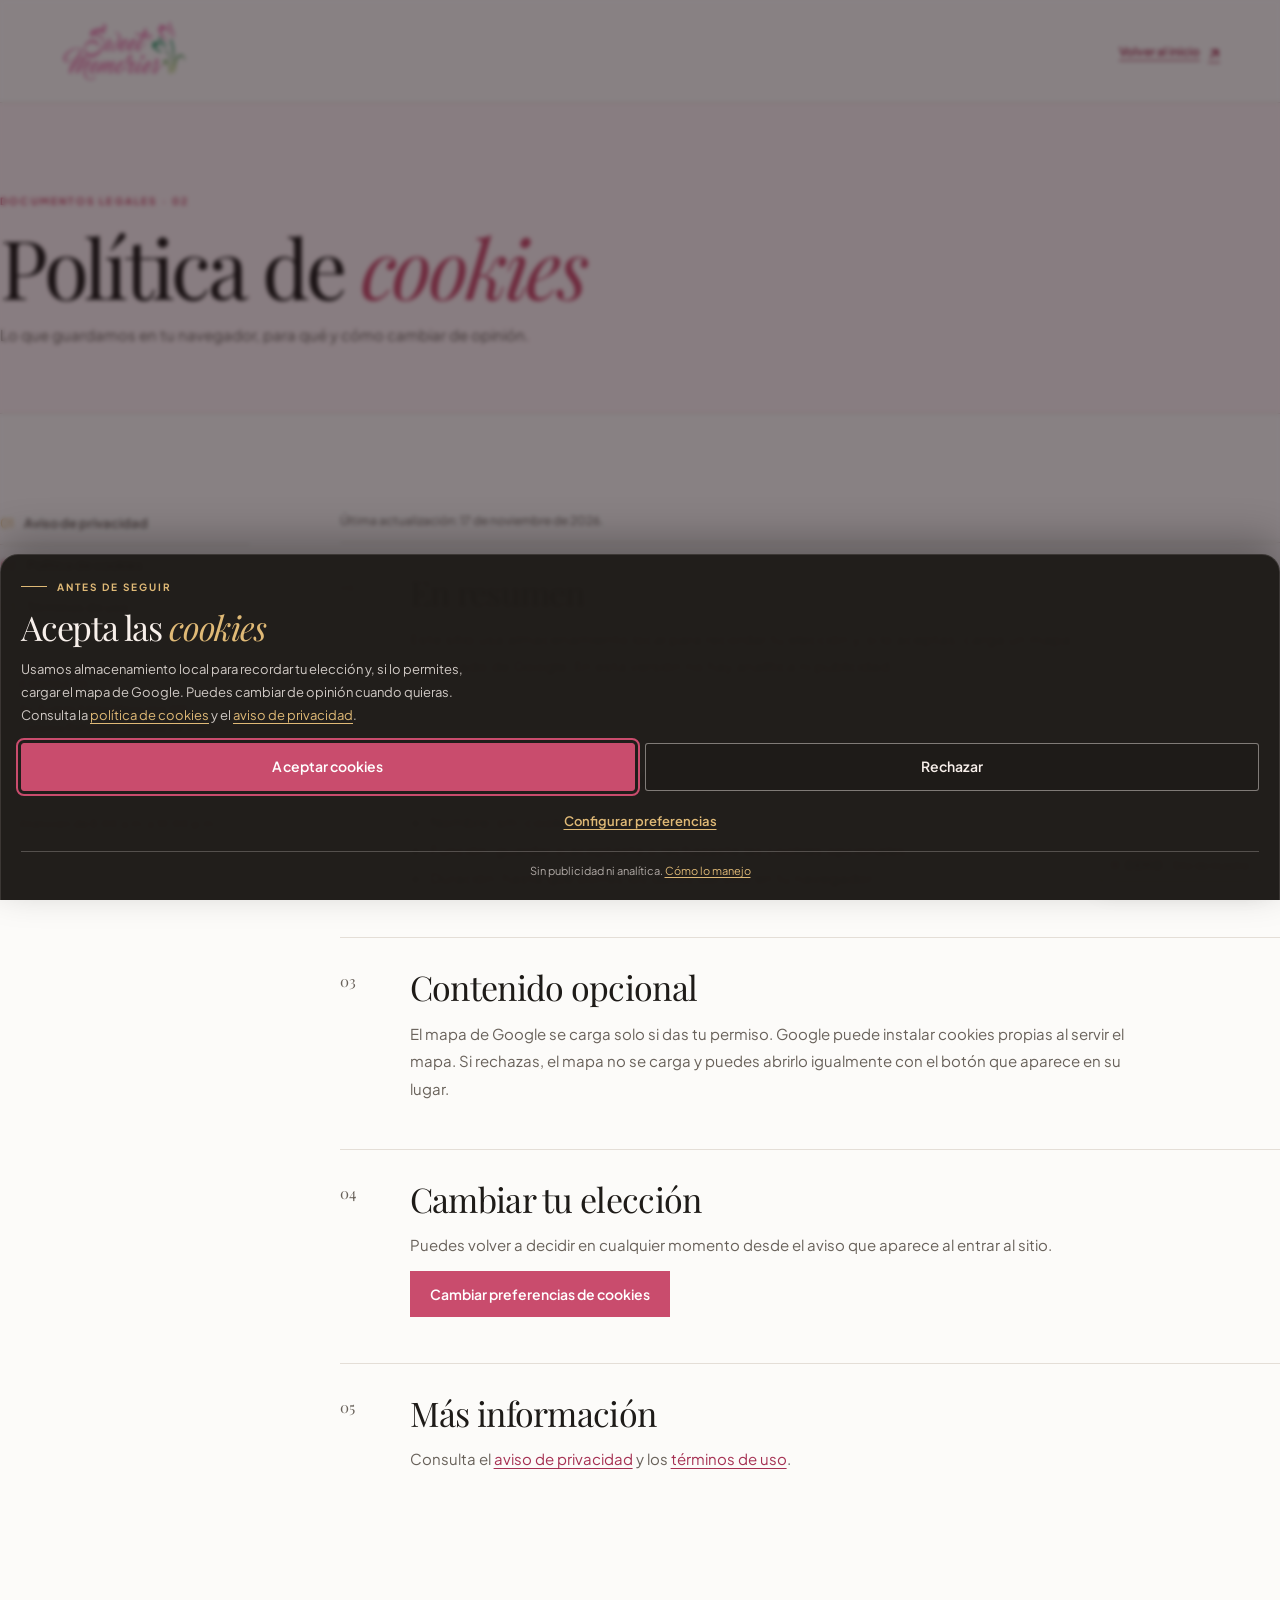
<file: movil/cookies.html>
<!doctype html>
<html lang="es-MX">
<head>
  <meta charset="utf-8">
  <meta name="viewport" content="width=device-width, initial-scale=1, viewport-fit=cover, interactive-widget=resizes-content">
  <link rel="canonical" href="/cookies.html">
  <meta property="og:type" content="website">
  <meta property="og:site_name" content="Sweet Memories Florería">
  <meta property="og:locale" content="es_MX">
  <meta property="og:image" content="https://cgl-003-sweet-memories.vercel.app/og-image.png">
  <script type="application/ld+json">
  {
    "@context": "https://schema.org",
    "@type": "Organization",
    "name": "Sweet Memories Florería",
    "url": "https://cgl-003-sweet-memories.vercel.app/",
    "logo": "https://cgl-003-sweet-memories.vercel.app/og-image.png",
    "telephone": "+529516112088"
  }
  </script>
  <meta name="theme-color" media="(prefers-color-scheme: light)" content="#fcfbf9">
  <meta name="theme-color" media="(prefers-color-scheme: dark)" content="#1e1b18">
  <title>Política de cookies | Sweet Memories Florería</title>
  <meta name="description" content="Qué almacenamiento usa este sitio y cómo cambiar tu elección.">
  <link rel="icon" href="favicon.png" type="image/png" sizes="any">
  <link rel="preconnect" href="https://fonts.googleapis.com">
  <link rel="preconnect" href="https://fonts.gstatic.com" crossorigin>
  <link href="https://fonts.googleapis.com/css2?family=Playfair+Display:ital,wght@0,400;0,500;1,400&family=Plus+Jakarta+Sans:wght@400;500;600;700&display=swap" rel="stylesheet">
  <link rel="stylesheet" href="css/styles.css">
  <link rel="stylesheet" href="css/ui.css">
  <script src="js/consent.js" defer></script>
</head>
<body class="legal-page">
  <div class="demo-sello" role="note" aria-label="Sitio de demostración"><strong>DEMO</strong><span>Sitio de muestra</span></div>

  <header class="legal__top">
    <div class="legal__top-inner">
      <a class="legal__marca" href="index.html" aria-label="Volver al inicio de Sweet Memories"><img src="assets/logo.webp" alt="Sweet Memories"></a>
      <a class="legal__volver" href="index.html">Volver al inicio <span aria-hidden="true">&#8599;</span></a>
    </div>
  </header>

  <main>
    <div class="legal__hero">
      <div class="legal__inner">
        <p class="legal__eyebrow">Documentos legales · 02</p>
        <h1>Política de <em>cookies</em></h1>
        <p class="legal__bajada">Lo que guardamos en tu navegador, para qué y cómo cambiar de opinión.</p>
      </div>
    </div>

    <div class="legal__inner legal__layout">
      <aside class="legal__nav" aria-label="Documentos legales">
        <a href="privacidad.html"><span>01</span> Aviso de privacidad</a>
        <a href="cookies.html" aria-current="page"><span>02</span> Política de cookies</a>
        <a href="terminos.html"><span>03</span> Términos de uso</a>
        <div class="legal__contacto">
          <h2>Contacto</h2>
          <p>Av. Fuerza Aérea Mexicana 410, Colonia Reforma, Oaxaca de Juárez, Oax.</p>
          <p><a href="tel:+529516112088">951 611 2088</a></p>
          <p>Atención de 8:00 a.m. a 10:00 p.m.</p>
        </div>
      </aside>

      <article class="legal__content">
        <p class="legal__nota">Última actualización: 17 de noviembre de 2026.</p>
        <section class="legal__bloque">
          <p class="legal__num">01</p>
          <div>
            <h2>En resumen</h2>
            <p>Este sitio usa almacenamiento local para recordar tu elección y, si lo aceptas, carga un mapa incrustado de Google. En esta versión no hay analítica ni publicidad.</p>
          </div>
        </section>
        <section class="legal__bloque">
          <p class="legal__num">02</p>
          <div>
            <h2>Almacenamiento esencial</h2>
            <ul>
              <li>Nombre: sm-cookie-consent.</li>
              <li>Función: guardar si aceptaste o rechazaste las cookies opcionales.</li>
              <li>Duración: hasta que borres los datos del sitio en tu navegador.</li>
            </ul>
          </div>
        </section>
        <section class="legal__bloque">
          <p class="legal__num">03</p>
          <div>
            <h2>Contenido opcional</h2>
            <p>El mapa de Google se carga solo si das tu permiso. Google puede instalar cookies propias al servir el mapa. Si rechazas, el mapa no se carga y puedes abrirlo igualmente con el botón que aparece en su lugar.</p>
          </div>
        </section>
        <section class="legal__bloque">
          <p class="legal__num">04</p>
          <div>
            <h2>Cambiar tu elección</h2>
            <p>Puedes volver a decidir en cualquier momento desde el aviso que aparece al entrar al sitio.</p>
            <p><button class="legal__accion" id="cookie-reabrir" type="button">Cambiar preferencias de cookies</button></p>
          </div>
        </section>
        <section class="legal__bloque">
          <p class="legal__num">05</p>
          <div>
            <h2>Más información</h2>
            <p>Consulta el <a href="privacidad.html">aviso de privacidad</a> y los <a href="terminos.html">términos de uso</a>.</p>
          </div>
        </section>
      </article>
    </div>
  </main>
</body>
</html>
</file>
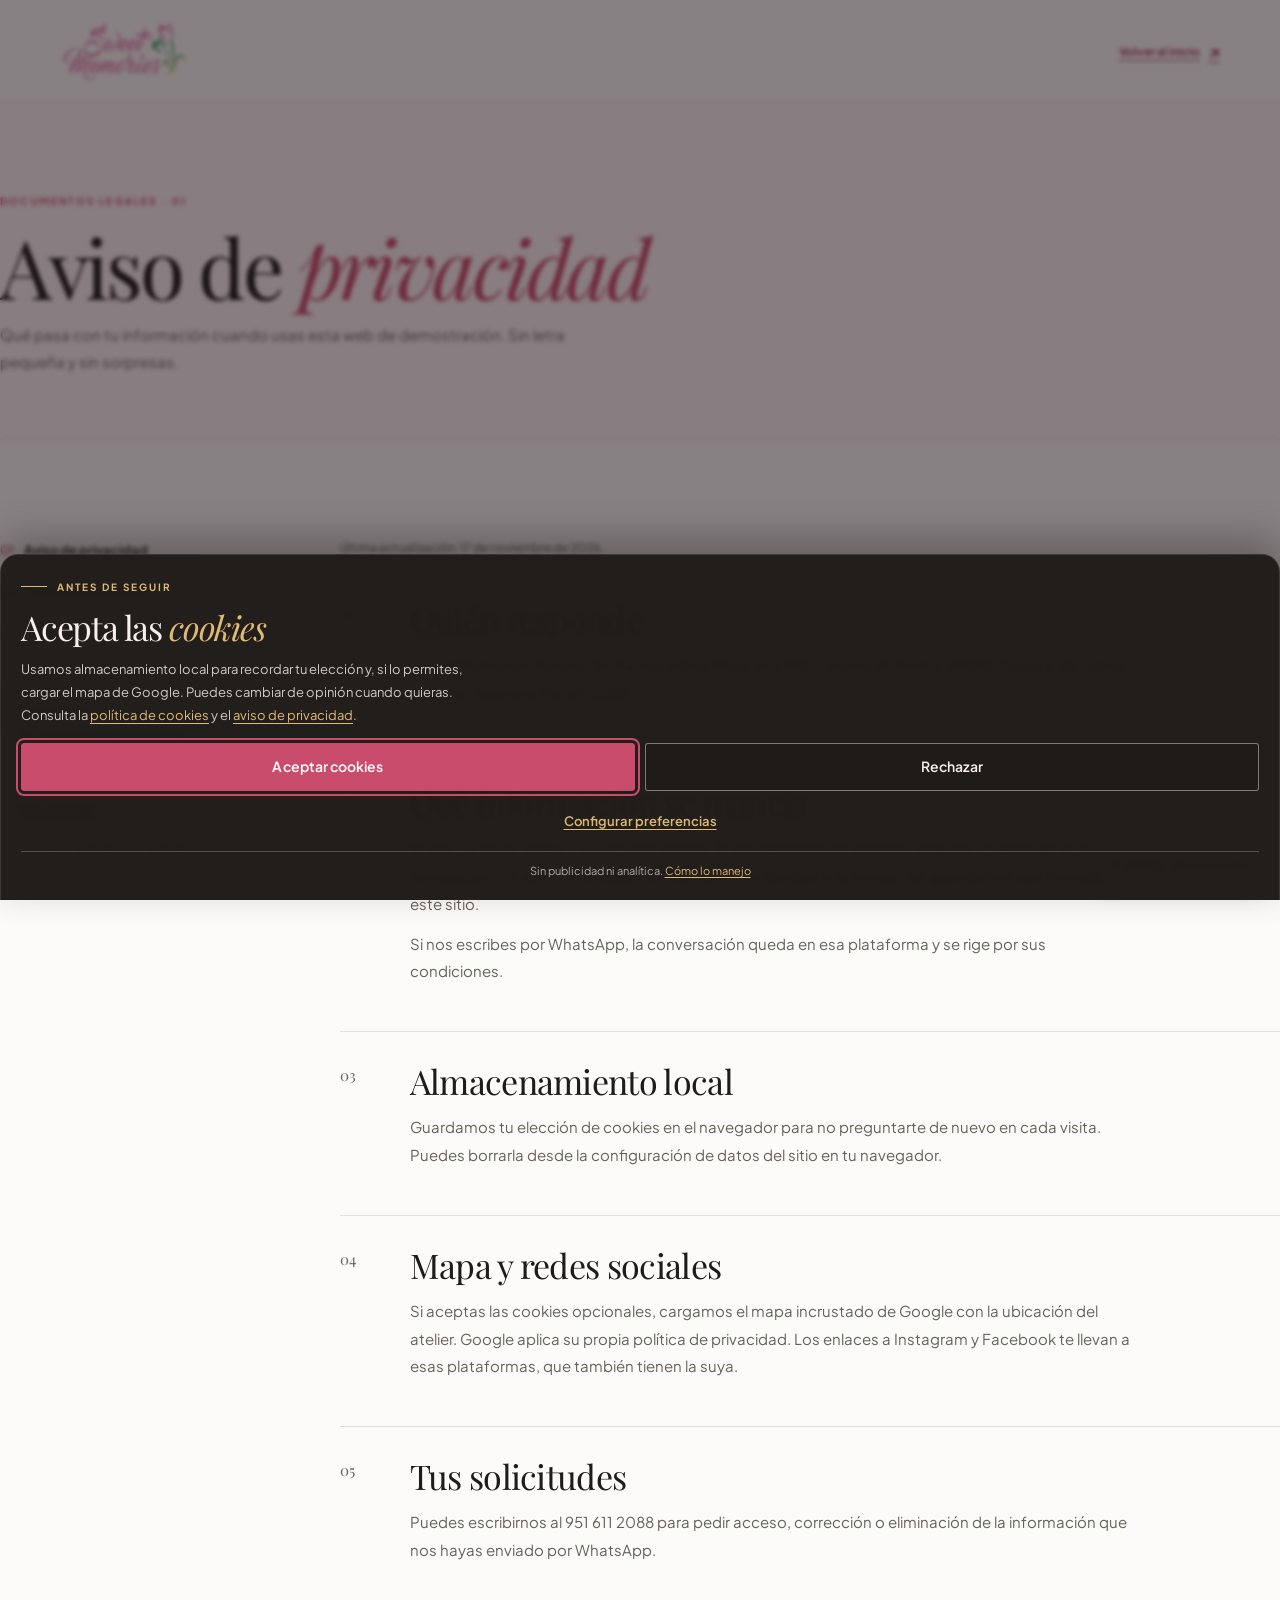
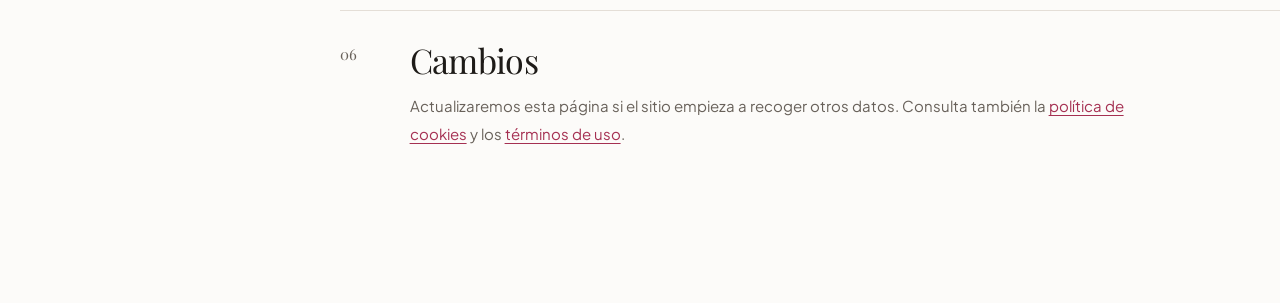
<file: movil/privacidad.html>
<!doctype html>
<html lang="es-MX">
<head>
  <meta charset="utf-8">
  <meta name="viewport" content="width=device-width, initial-scale=1, viewport-fit=cover, interactive-widget=resizes-content">
  <link rel="canonical" href="/privacidad.html">
  <meta property="og:type" content="website">
  <meta property="og:site_name" content="Sweet Memories Florería">
  <meta property="og:locale" content="es_MX">
  <meta property="og:image" content="https://cgl-003-sweet-memories.vercel.app/og-image.png">
  <script type="application/ld+json">
  {
    "@context": "https://schema.org",
    "@type": "Organization",
    "name": "Sweet Memories Florería",
    "url": "https://cgl-003-sweet-memories.vercel.app/",
    "logo": "https://cgl-003-sweet-memories.vercel.app/og-image.png",
    "telephone": "+529516112088"
  }
  </script>
  <meta name="theme-color" media="(prefers-color-scheme: light)" content="#fcfbf9">
  <meta name="theme-color" media="(prefers-color-scheme: dark)" content="#1e1b18">
  <title>Aviso de privacidad | Sweet Memories Florería</title>
  <meta name="description" content="Cómo trata sus datos Sweet Memories Florería en este sitio de demostración.">
  <link rel="icon" href="favicon.png" type="image/png" sizes="any">
  <link rel="preconnect" href="https://fonts.googleapis.com">
  <link rel="preconnect" href="https://fonts.gstatic.com" crossorigin>
  <link href="https://fonts.googleapis.com/css2?family=Playfair+Display:ital,wght@0,400;0,500;1,400&family=Plus+Jakarta+Sans:wght@400;500;600;700&display=swap" rel="stylesheet">
  <link rel="stylesheet" href="css/styles.css">
  <link rel="stylesheet" href="css/ui.css">
  <script src="js/consent.js" defer></script>
</head>
<body class="legal-page">
  <div class="demo-sello" role="note" aria-label="Sitio de demostración"><strong>DEMO</strong><span>Sitio de muestra</span></div>

  <header class="legal__top">
    <div class="legal__top-inner">
      <a class="legal__marca" href="index.html" aria-label="Volver al inicio de Sweet Memories"><img src="assets/logo.webp" alt="Sweet Memories"></a>
      <a class="legal__volver" href="index.html">Volver al inicio <span aria-hidden="true">&#8599;</span></a>
    </div>
  </header>

  <main>
    <div class="legal__hero">
      <div class="legal__inner">
        <p class="legal__eyebrow">Documentos legales · 01</p>
        <h1>Aviso de <em>privacidad</em></h1>
        <p class="legal__bajada">Qué pasa con tu información cuando usas esta web de demostración. Sin letra pequeña y sin sorpresas.</p>
      </div>
    </div>

    <div class="legal__inner legal__layout">
      <aside class="legal__nav" aria-label="Documentos legales">
        <a href="privacidad.html" aria-current="page"><span>01</span> Aviso de privacidad</a>
        <a href="cookies.html"><span>02</span> Política de cookies</a>
        <a href="terminos.html"><span>03</span> Términos de uso</a>
        <div class="legal__contacto">
          <h2>Contacto</h2>
          <p>Av. Fuerza Aérea Mexicana 410, Colonia Reforma, Oaxaca de Juárez, Oax.</p>
          <p><a href="tel:+529516112088">951 611 2088</a></p>
          <p>Atención de 8:00 a.m. a 10:00 p.m.</p>
        </div>
      </aside>

      <article class="legal__content">
        <p class="legal__nota">Última actualización: 17 de noviembre de 2026.</p>
        <section class="legal__bloque">
          <p class="legal__num">01</p>
          <div>
            <h2>Quién responde</h2>
            <p>Sweet Memories Florería, Av. Fuerza Aérea Mexicana 410, Colonia Reforma, 68050 Oaxaca de Juárez, Oaxaca. Teléfono 951 611 2088.</p>
          </div>
        </section>
        <section class="legal__bloque">
          <p class="legal__num">02</p>
          <div>
            <h2>Qué información se maneja</h2>
            <p>El sitio no envía datos a un servidor propio. El ensamblador de pedidos prepara un mensaje en tu navegador y te abre WhatsApp con ese texto. Tú decides si lo envías. No guardamos ese mensaje en este sitio.</p>
            <p>Si nos escribes por WhatsApp, la conversación queda en esa plataforma y se rige por sus condiciones.</p>
          </div>
        </section>
        <section class="legal__bloque">
          <p class="legal__num">03</p>
          <div>
            <h2>Almacenamiento local</h2>
            <p>Guardamos tu elección de cookies en el navegador para no preguntarte de nuevo en cada visita. Puedes borrarla desde la configuración de datos del sitio en tu navegador.</p>
          </div>
        </section>
        <section class="legal__bloque">
          <p class="legal__num">04</p>
          <div>
            <h2>Mapa y redes sociales</h2>
            <p>Si aceptas las cookies opcionales, cargamos el mapa incrustado de Google con la ubicación del atelier. Google aplica su propia política de privacidad. Los enlaces a Instagram y Facebook te llevan a esas plataformas, que también tienen la suya.</p>
          </div>
        </section>
        <section class="legal__bloque">
          <p class="legal__num">05</p>
          <div>
            <h2>Tus solicitudes</h2>
            <p>Puedes escribirnos al 951 611 2088 para pedir acceso, corrección o eliminación de la información que nos hayas enviado por WhatsApp.</p>
          </div>
        </section>
        <section class="legal__bloque">
          <p class="legal__num">06</p>
          <div>
            <h2>Cambios</h2>
            <p>Actualizaremos esta página si el sitio empieza a recoger otros datos. Consulta también la <a href="cookies.html">política de cookies</a> y los <a href="terminos.html">términos de uso</a>.</p>
          </div>
        </section>
      </article>
    </div>
  </main>
</body>
</html>
</file>
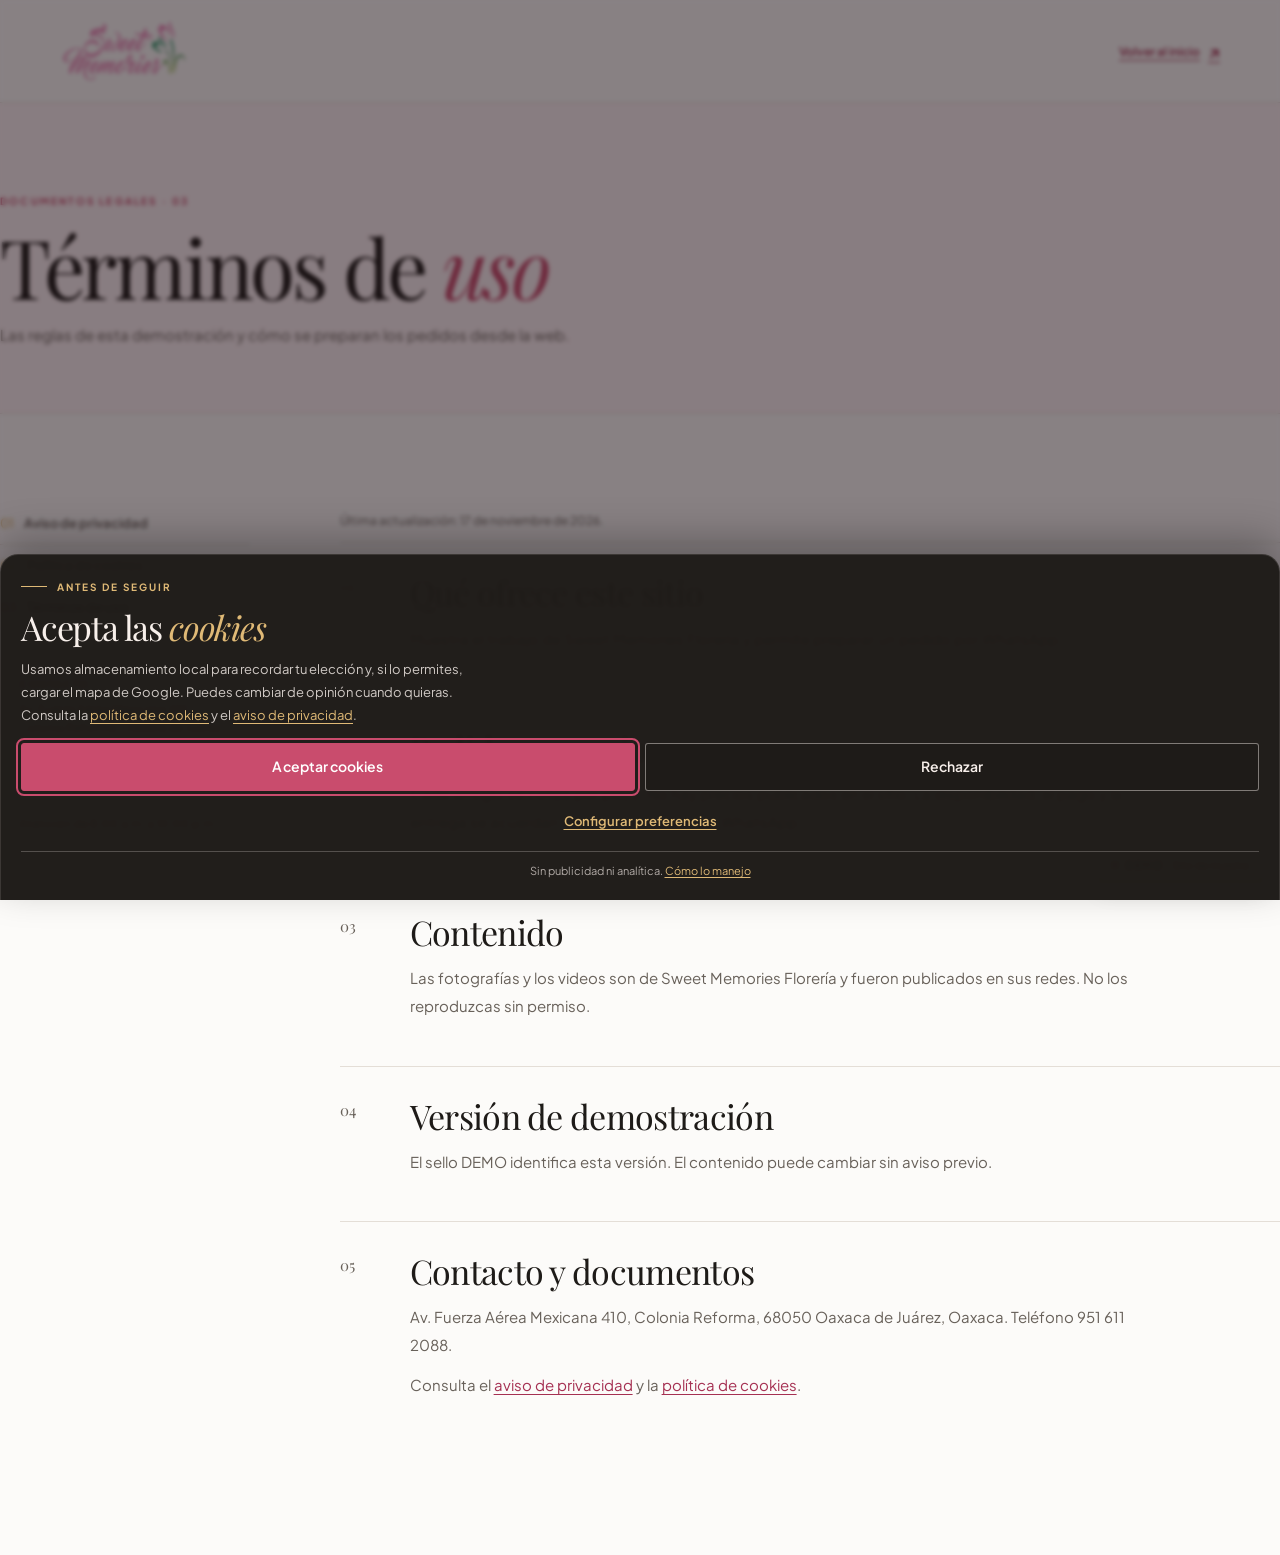
<file: movil/terminos.html>
<!doctype html>
<html lang="es-MX">
<head>
  <meta charset="utf-8">
  <meta name="viewport" content="width=device-width, initial-scale=1, viewport-fit=cover, interactive-widget=resizes-content">
  <link rel="canonical" href="/terminos.html">
  <meta property="og:type" content="website">
  <meta property="og:site_name" content="Sweet Memories Florería">
  <meta property="og:locale" content="es_MX">
  <meta property="og:image" content="https://cgl-003-sweet-memories.vercel.app/og-image.png">
  <script type="application/ld+json">
  {
    "@context": "https://schema.org",
    "@type": "Organization",
    "name": "Sweet Memories Florería",
    "url": "https://cgl-003-sweet-memories.vercel.app/",
    "logo": "https://cgl-003-sweet-memories.vercel.app/og-image.png",
    "telephone": "+529516112088"
  }
  </script>
  <meta name="theme-color" media="(prefers-color-scheme: light)" content="#fcfbf9">
  <meta name="theme-color" media="(prefers-color-scheme: dark)" content="#1e1b18">
  <title>Términos de uso | Sweet Memories Florería</title>
  <meta name="description" content="Condiciones de uso de la landing de demostración de Sweet Memories Florería.">
  <link rel="icon" href="favicon.png" type="image/png" sizes="any">
  <link rel="preconnect" href="https://fonts.googleapis.com">
  <link rel="preconnect" href="https://fonts.gstatic.com" crossorigin>
  <link href="https://fonts.googleapis.com/css2?family=Playfair+Display:ital,wght@0,400;0,500;1,400&family=Plus+Jakarta+Sans:wght@400;500;600;700&display=swap" rel="stylesheet">
  <link rel="stylesheet" href="css/styles.css">
  <link rel="stylesheet" href="css/ui.css">
  <script src="js/consent.js" defer></script>
</head>
<body class="legal-page">
  <div class="demo-sello" role="note" aria-label="Sitio de demostración"><strong>DEMO</strong><span>Sitio de muestra</span></div>

  <header class="legal__top">
    <div class="legal__top-inner">
      <a class="legal__marca" href="index.html" aria-label="Volver al inicio de Sweet Memories"><img src="assets/logo.webp" alt="Sweet Memories"></a>
      <a class="legal__volver" href="index.html">Volver al inicio <span aria-hidden="true">&#8599;</span></a>
    </div>
  </header>

  <main>
    <div class="legal__hero">
      <div class="legal__inner">
        <p class="legal__eyebrow">Documentos legales · 03</p>
        <h1>Términos de <em>uso</em></h1>
        <p class="legal__bajada">Las reglas de esta demostración y cómo se preparan los pedidos desde la web.</p>
      </div>
    </div>

    <div class="legal__inner legal__layout">
      <aside class="legal__nav" aria-label="Documentos legales">
        <a href="privacidad.html"><span>01</span> Aviso de privacidad</a>
        <a href="cookies.html"><span>02</span> Política de cookies</a>
        <a href="terminos.html" aria-current="page"><span>03</span> Términos de uso</a>
        <div class="legal__contacto">
          <h2>Contacto</h2>
          <p>Av. Fuerza Aérea Mexicana 410, Colonia Reforma, Oaxaca de Juárez, Oax.</p>
          <p><a href="tel:+529516112088">951 611 2088</a></p>
          <p>Atención de 8:00 a.m. a 10:00 p.m.</p>
        </div>
      </aside>

      <article class="legal__content">
        <p class="legal__nota">Última actualización: 17 de noviembre de 2026.</p>
        <section class="legal__bloque">
          <p class="legal__num">01</p>
          <div>
            <h2>Qué ofrece este sitio</h2>
            <p>Muestra el trabajo de Sweet Memories Florería y permite preparar un pedido por WhatsApp.</p>
          </div>
        </section>
        <section class="legal__bloque">
          <p class="legal__num">02</p>
          <div>
            <h2>Pedidos y precios</h2>
            <p>Cada arreglo se cotiza por pieza. No hay precios publicados en el sitio. La disponibilidad, el pago y la entrega se acuerdan en la conversación de WhatsApp.</p>
          </div>
        </section>
        <section class="legal__bloque">
          <p class="legal__num">03</p>
          <div>
            <h2>Contenido</h2>
            <p>Las fotografías y los videos son de Sweet Memories Florería y fueron publicados en sus redes. No los reproduzcas sin permiso.</p>
          </div>
        </section>
        <section class="legal__bloque">
          <p class="legal__num">04</p>
          <div>
            <h2>Versión de demostración</h2>
            <p>El sello DEMO identifica esta versión. El contenido puede cambiar sin aviso previo.</p>
          </div>
        </section>
        <section class="legal__bloque">
          <p class="legal__num">05</p>
          <div>
            <h2>Contacto y documentos</h2>
            <p>Av. Fuerza Aérea Mexicana 410, Colonia Reforma, 68050 Oaxaca de Juárez, Oaxaca. Teléfono 951 611 2088.</p>
            <p>Consulta el <a href="privacidad.html">aviso de privacidad</a> y la <a href="cookies.html">política de cookies</a>.</p>
          </div>
        </section>
      </article>
    </div>
  </main>
</body>
</html>
</file>
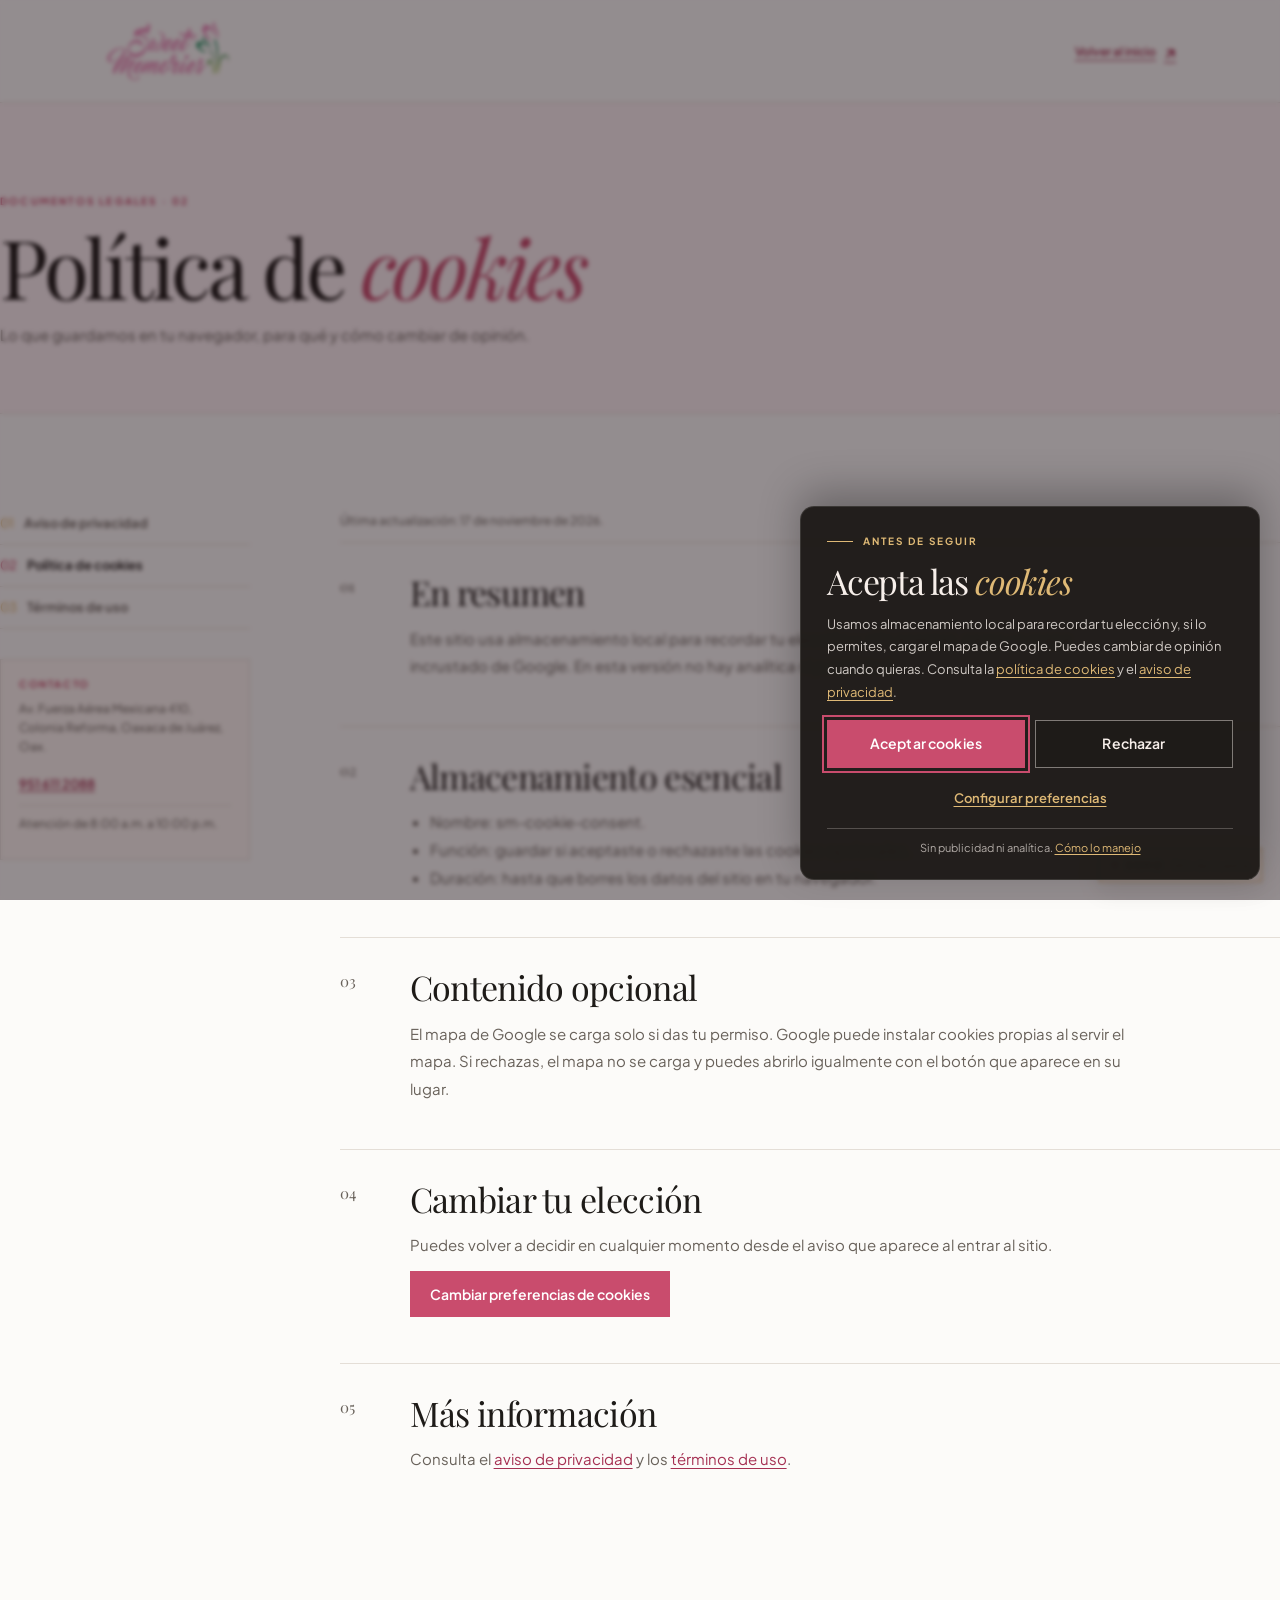
<file: web/cookies.html>
<!doctype html>
<html lang="es-MX">
<head>
  <meta charset="utf-8">
  <meta name="viewport" content="width=device-width, initial-scale=1, viewport-fit=cover">
  <title>Política de cookies | Sweet Memories Florería</title>
  <meta name="description" content="Qué almacenamiento usa este sitio y cómo cambiar tu elección.">
  <link rel="canonical" href="/cookies.html">
  <meta property="og:type" content="website">
  <meta property="og:site_name" content="Sweet Memories Florería">
  <meta property="og:locale" content="es_MX">
  <meta property="og:image" content="https://cgl-003-sweet-memories.vercel.app/og-image.png">
  <script type="application/ld+json">
  {
    "@context": "https://schema.org",
    "@type": "Organization",
    "name": "Sweet Memories Florería",
    "url": "https://cgl-003-sweet-memories.vercel.app/",
    "logo": "https://cgl-003-sweet-memories.vercel.app/og-image.png",
    "telephone": "+529516112088"
  }
  </script>
  <meta name="theme-color" media="(prefers-color-scheme: light)" content="#fcfbf9">
  <meta name="theme-color" media="(prefers-color-scheme: dark)" content="#1e1b18">
  <meta name="color-scheme" content="light dark">
  <link rel="icon" href="favicon.png" type="image/png" sizes="any">
  <link rel="preconnect" href="https://fonts.googleapis.com">
  <link rel="preconnect" href="https://fonts.gstatic.com" crossorigin>
  <link href="https://fonts.googleapis.com/css2?family=Playfair+Display:ital,wght@0,400;0,500;1,400&family=Plus+Jakarta+Sans:wght@400;500;600;700&display=swap" rel="stylesheet">
  <link rel="stylesheet" href="css/styles.css">
  <link rel="stylesheet" href="css/ui.css">
  <script src="js/consent.js" defer></script>
</head>
<body class="legal-page">
  <div class="demo-sello" role="note" aria-label="Sitio de demostración"><strong>DEMO</strong><span>Sitio de muestra</span></div>

  <header class="legal__top">
    <div class="legal__top-inner">
      <a class="legal__marca" href="index.html" aria-label="Volver al inicio de Sweet Memories"><img src="assets/logo.webp" alt="Sweet Memories"></a>
      <a class="legal__volver" href="index.html">Volver al inicio <span aria-hidden="true">&#8599;</span></a>
    </div>
  </header>

  <main>
    <div class="legal__hero">
      <div class="legal__inner">
        <p class="legal__eyebrow">Documentos legales · 02</p>
        <h1>Política de <em>cookies</em></h1>
        <p class="legal__bajada">Lo que guardamos en tu navegador, para qué y cómo cambiar de opinión.</p>
      </div>
    </div>

    <div class="legal__inner legal__layout">
      <aside class="legal__nav" aria-label="Documentos legales">
        <a href="privacidad.html"><span>01</span> Aviso de privacidad</a>
        <a href="cookies.html" aria-current="page"><span>02</span> Política de cookies</a>
        <a href="terminos.html"><span>03</span> Términos de uso</a>
        <div class="legal__contacto">
          <h2>Contacto</h2>
          <p>Av. Fuerza Aérea Mexicana 410, Colonia Reforma, Oaxaca de Juárez, Oax.</p>
          <p><a href="tel:+529516112088">951 611 2088</a></p>
          <p>Atención de 8:00 a.m. a 10:00 p.m.</p>
        </div>
      </aside>

      <article class="legal__content">
        <p class="legal__nota">Última actualización: 17 de noviembre de 2026.</p>
        <section class="legal__bloque">
          <p class="legal__num">01</p>
          <div>
            <h2>En resumen</h2>
            <p>Este sitio usa almacenamiento local para recordar tu elección y, si lo aceptas, carga un mapa incrustado de Google. En esta versión no hay analítica ni publicidad.</p>
          </div>
        </section>
        <section class="legal__bloque">
          <p class="legal__num">02</p>
          <div>
            <h2>Almacenamiento esencial</h2>
            <ul>
              <li>Nombre: sm-cookie-consent.</li>
              <li>Función: guardar si aceptaste o rechazaste las cookies opcionales.</li>
              <li>Duración: hasta que borres los datos del sitio en tu navegador.</li>
            </ul>
          </div>
        </section>
        <section class="legal__bloque">
          <p class="legal__num">03</p>
          <div>
            <h2>Contenido opcional</h2>
            <p>El mapa de Google se carga solo si das tu permiso. Google puede instalar cookies propias al servir el mapa. Si rechazas, el mapa no se carga y puedes abrirlo igualmente con el botón que aparece en su lugar.</p>
          </div>
        </section>
        <section class="legal__bloque">
          <p class="legal__num">04</p>
          <div>
            <h2>Cambiar tu elección</h2>
            <p>Puedes volver a decidir en cualquier momento desde el aviso que aparece al entrar al sitio.</p>
            <p><button class="legal__accion" id="cookie-reabrir" type="button">Cambiar preferencias de cookies</button></p>
          </div>
        </section>
        <section class="legal__bloque">
          <p class="legal__num">05</p>
          <div>
            <h2>Más información</h2>
            <p>Consulta el <a href="privacidad.html">aviso de privacidad</a> y los <a href="terminos.html">términos de uso</a>.</p>
          </div>
        </section>
      </article>
    </div>
  </main>
</body>
</html>
</file>
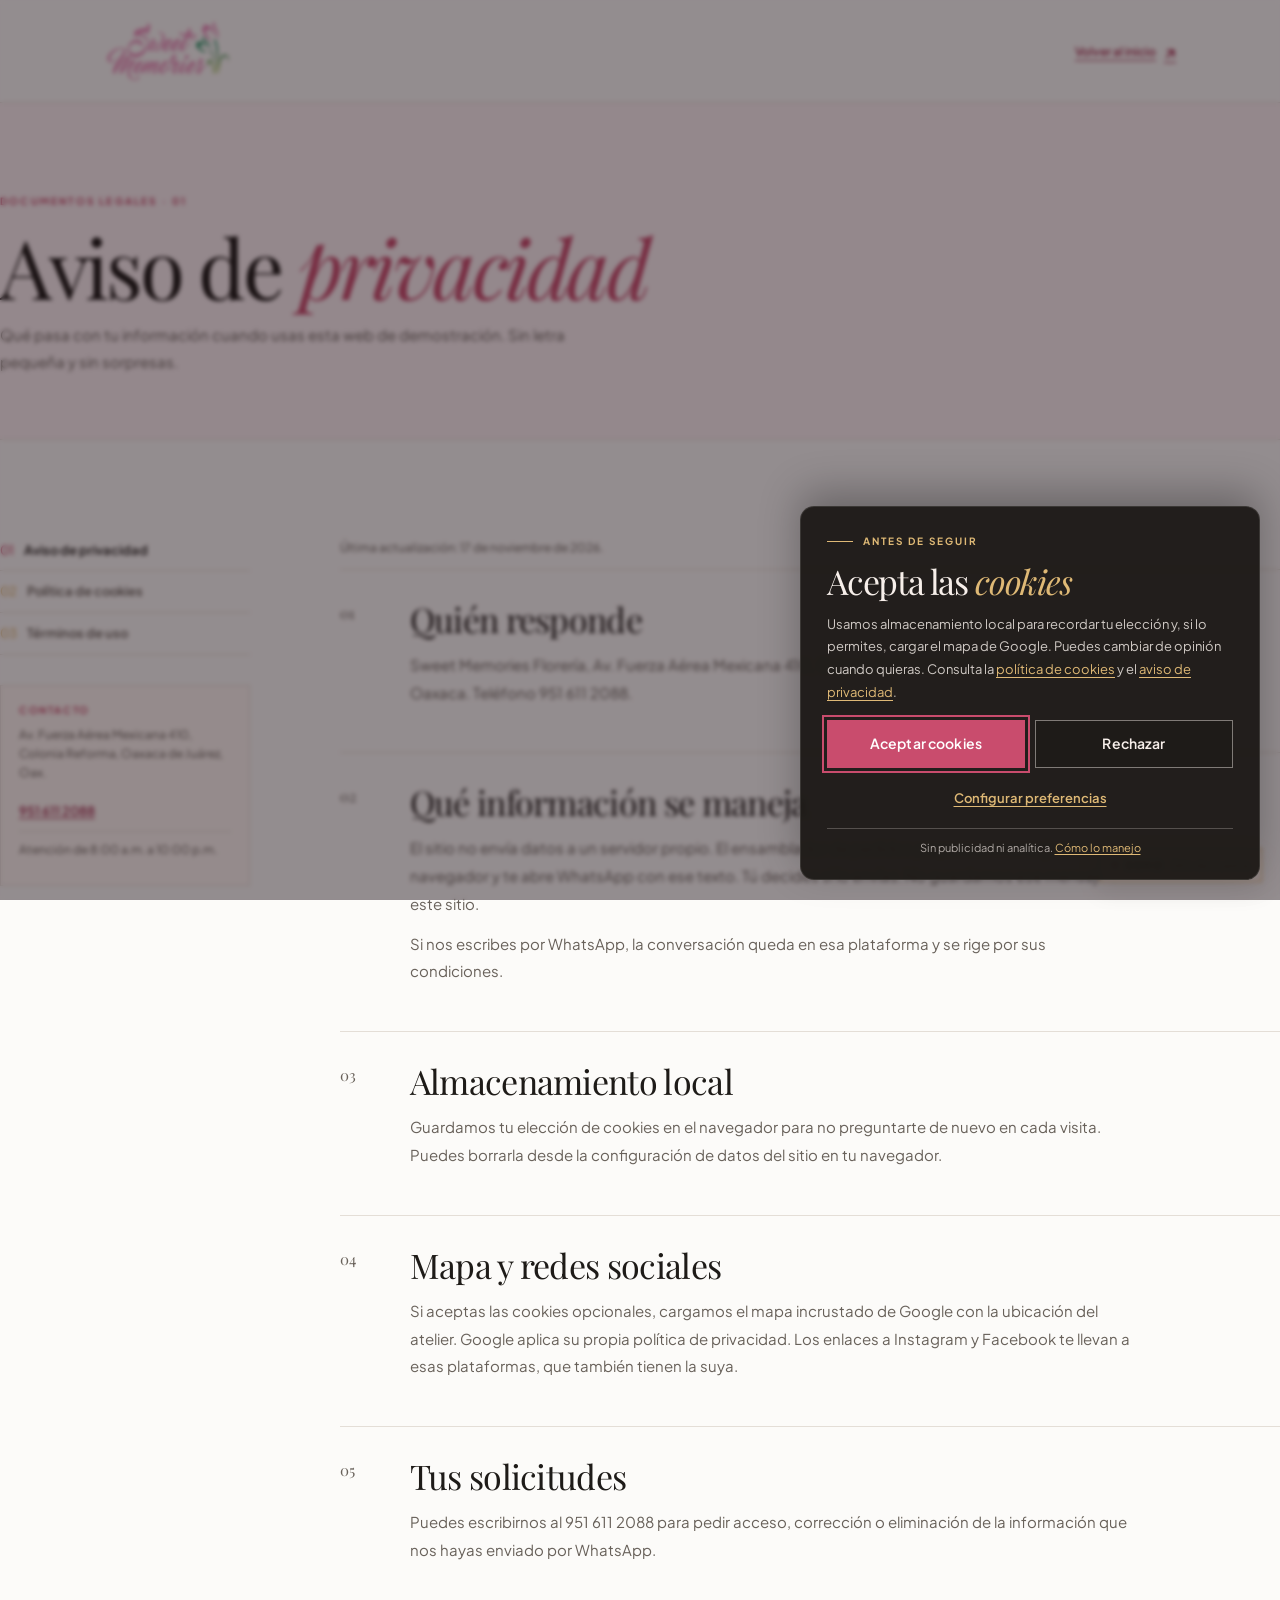
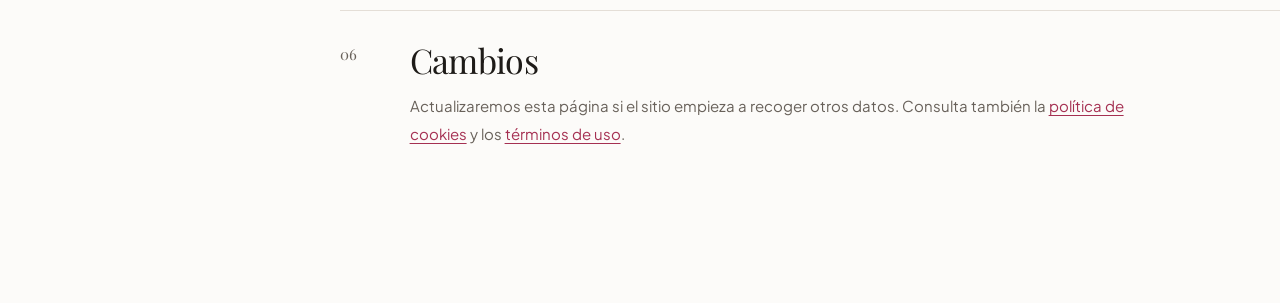
<file: web/privacidad.html>
<!doctype html>
<html lang="es-MX">
<head>
  <meta charset="utf-8">
  <meta name="viewport" content="width=device-width, initial-scale=1, viewport-fit=cover">
  <title>Aviso de privacidad | Sweet Memories Florería</title>
  <meta name="description" content="Cómo trata sus datos Sweet Memories Florería en este sitio de demostración.">
  <link rel="canonical" href="/privacidad.html">
  <meta property="og:type" content="website">
  <meta property="og:site_name" content="Sweet Memories Florería">
  <meta property="og:locale" content="es_MX">
  <meta property="og:image" content="https://cgl-003-sweet-memories.vercel.app/og-image.png">
  <script type="application/ld+json">
  {
    "@context": "https://schema.org",
    "@type": "Organization",
    "name": "Sweet Memories Florería",
    "url": "https://cgl-003-sweet-memories.vercel.app/",
    "logo": "https://cgl-003-sweet-memories.vercel.app/og-image.png",
    "telephone": "+529516112088"
  }
  </script>
  <meta name="theme-color" media="(prefers-color-scheme: light)" content="#fcfbf9">
  <meta name="theme-color" media="(prefers-color-scheme: dark)" content="#1e1b18">
  <meta name="color-scheme" content="light dark">
  <link rel="icon" href="favicon.png" type="image/png" sizes="any">
  <link rel="preconnect" href="https://fonts.googleapis.com">
  <link rel="preconnect" href="https://fonts.gstatic.com" crossorigin>
  <link href="https://fonts.googleapis.com/css2?family=Playfair+Display:ital,wght@0,400;0,500;1,400&family=Plus+Jakarta+Sans:wght@400;500;600;700&display=swap" rel="stylesheet">
  <link rel="stylesheet" href="css/styles.css">
  <link rel="stylesheet" href="css/ui.css">
  <script src="js/consent.js" defer></script>
</head>
<body class="legal-page">
  <div class="demo-sello" role="note" aria-label="Sitio de demostración"><strong>DEMO</strong><span>Sitio de muestra</span></div>

  <header class="legal__top">
    <div class="legal__top-inner">
      <a class="legal__marca" href="index.html" aria-label="Volver al inicio de Sweet Memories"><img src="assets/logo.webp" alt="Sweet Memories"></a>
      <a class="legal__volver" href="index.html">Volver al inicio <span aria-hidden="true">&#8599;</span></a>
    </div>
  </header>

  <main>
    <div class="legal__hero">
      <div class="legal__inner">
        <p class="legal__eyebrow">Documentos legales · 01</p>
        <h1>Aviso de <em>privacidad</em></h1>
        <p class="legal__bajada">Qué pasa con tu información cuando usas esta web de demostración. Sin letra pequeña y sin sorpresas.</p>
      </div>
    </div>

    <div class="legal__inner legal__layout">
      <aside class="legal__nav" aria-label="Documentos legales">
        <a href="privacidad.html" aria-current="page"><span>01</span> Aviso de privacidad</a>
        <a href="cookies.html"><span>02</span> Política de cookies</a>
        <a href="terminos.html"><span>03</span> Términos de uso</a>
        <div class="legal__contacto">
          <h2>Contacto</h2>
          <p>Av. Fuerza Aérea Mexicana 410, Colonia Reforma, Oaxaca de Juárez, Oax.</p>
          <p><a href="tel:+529516112088">951 611 2088</a></p>
          <p>Atención de 8:00 a.m. a 10:00 p.m.</p>
        </div>
      </aside>

      <article class="legal__content">
        <p class="legal__nota">Última actualización: 17 de noviembre de 2026.</p>
        <section class="legal__bloque">
          <p class="legal__num">01</p>
          <div>
            <h2>Quién responde</h2>
            <p>Sweet Memories Florería, Av. Fuerza Aérea Mexicana 410, Colonia Reforma, 68050 Oaxaca de Juárez, Oaxaca. Teléfono 951 611 2088.</p>
          </div>
        </section>
        <section class="legal__bloque">
          <p class="legal__num">02</p>
          <div>
            <h2>Qué información se maneja</h2>
            <p>El sitio no envía datos a un servidor propio. El ensamblador de pedidos prepara un mensaje en tu navegador y te abre WhatsApp con ese texto. Tú decides si lo envías. No guardamos ese mensaje en este sitio.</p>
            <p>Si nos escribes por WhatsApp, la conversación queda en esa plataforma y se rige por sus condiciones.</p>
          </div>
        </section>
        <section class="legal__bloque">
          <p class="legal__num">03</p>
          <div>
            <h2>Almacenamiento local</h2>
            <p>Guardamos tu elección de cookies en el navegador para no preguntarte de nuevo en cada visita. Puedes borrarla desde la configuración de datos del sitio en tu navegador.</p>
          </div>
        </section>
        <section class="legal__bloque">
          <p class="legal__num">04</p>
          <div>
            <h2>Mapa y redes sociales</h2>
            <p>Si aceptas las cookies opcionales, cargamos el mapa incrustado de Google con la ubicación del atelier. Google aplica su propia política de privacidad. Los enlaces a Instagram y Facebook te llevan a esas plataformas, que también tienen la suya.</p>
          </div>
        </section>
        <section class="legal__bloque">
          <p class="legal__num">05</p>
          <div>
            <h2>Tus solicitudes</h2>
            <p>Puedes escribirnos al 951 611 2088 para pedir acceso, corrección o eliminación de la información que nos hayas enviado por WhatsApp.</p>
          </div>
        </section>
        <section class="legal__bloque">
          <p class="legal__num">06</p>
          <div>
            <h2>Cambios</h2>
            <p>Actualizaremos esta página si el sitio empieza a recoger otros datos. Consulta también la <a href="cookies.html">política de cookies</a> y los <a href="terminos.html">términos de uso</a>.</p>
          </div>
        </section>
      </article>
    </div>
  </main>
</body>
</html>
</file>
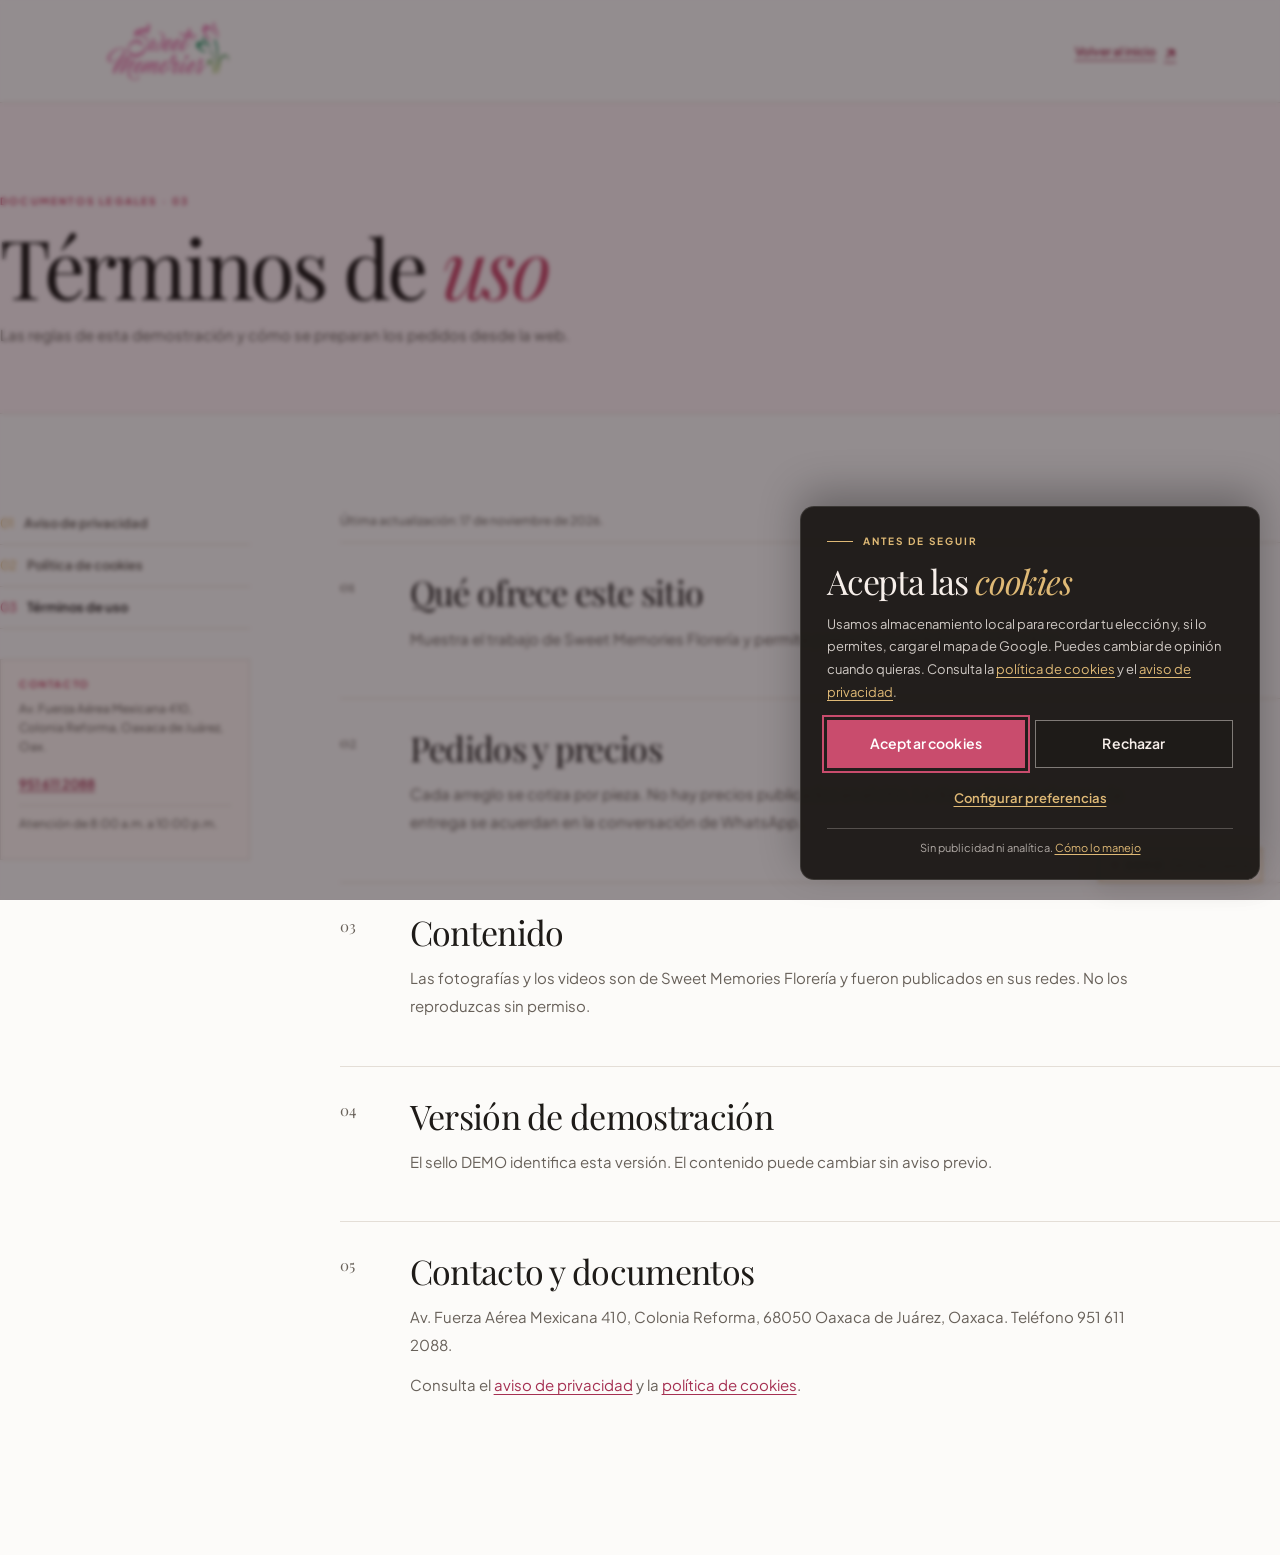
<file: web/terminos.html>
<!doctype html>
<html lang="es-MX">
<head>
  <meta charset="utf-8">
  <meta name="viewport" content="width=device-width, initial-scale=1, viewport-fit=cover">
  <title>Términos de uso | Sweet Memories Florería</title>
  <meta name="description" content="Condiciones de uso de la landing de demostración de Sweet Memories Florería.">
  <link rel="canonical" href="/terminos.html">
  <meta property="og:type" content="website">
  <meta property="og:site_name" content="Sweet Memories Florería">
  <meta property="og:locale" content="es_MX">
  <meta property="og:image" content="https://cgl-003-sweet-memories.vercel.app/og-image.png">
  <script type="application/ld+json">
  {
    "@context": "https://schema.org",
    "@type": "Organization",
    "name": "Sweet Memories Florería",
    "url": "https://cgl-003-sweet-memories.vercel.app/",
    "logo": "https://cgl-003-sweet-memories.vercel.app/og-image.png",
    "telephone": "+529516112088"
  }
  </script>
  <meta name="theme-color" media="(prefers-color-scheme: light)" content="#fcfbf9">
  <meta name="theme-color" media="(prefers-color-scheme: dark)" content="#1e1b18">
  <meta name="color-scheme" content="light dark">
  <link rel="icon" href="favicon.png" type="image/png" sizes="any">
  <link rel="preconnect" href="https://fonts.googleapis.com">
  <link rel="preconnect" href="https://fonts.gstatic.com" crossorigin>
  <link href="https://fonts.googleapis.com/css2?family=Playfair+Display:ital,wght@0,400;0,500;1,400&family=Plus+Jakarta+Sans:wght@400;500;600;700&display=swap" rel="stylesheet">
  <link rel="stylesheet" href="css/styles.css">
  <link rel="stylesheet" href="css/ui.css">
  <script src="js/consent.js" defer></script>
</head>
<body class="legal-page">
  <div class="demo-sello" role="note" aria-label="Sitio de demostración"><strong>DEMO</strong><span>Sitio de muestra</span></div>

  <header class="legal__top">
    <div class="legal__top-inner">
      <a class="legal__marca" href="index.html" aria-label="Volver al inicio de Sweet Memories"><img src="assets/logo.webp" alt="Sweet Memories"></a>
      <a class="legal__volver" href="index.html">Volver al inicio <span aria-hidden="true">&#8599;</span></a>
    </div>
  </header>

  <main>
    <div class="legal__hero">
      <div class="legal__inner">
        <p class="legal__eyebrow">Documentos legales · 03</p>
        <h1>Términos de <em>uso</em></h1>
        <p class="legal__bajada">Las reglas de esta demostración y cómo se preparan los pedidos desde la web.</p>
      </div>
    </div>

    <div class="legal__inner legal__layout">
      <aside class="legal__nav" aria-label="Documentos legales">
        <a href="privacidad.html"><span>01</span> Aviso de privacidad</a>
        <a href="cookies.html"><span>02</span> Política de cookies</a>
        <a href="terminos.html" aria-current="page"><span>03</span> Términos de uso</a>
        <div class="legal__contacto">
          <h2>Contacto</h2>
          <p>Av. Fuerza Aérea Mexicana 410, Colonia Reforma, Oaxaca de Juárez, Oax.</p>
          <p><a href="tel:+529516112088">951 611 2088</a></p>
          <p>Atención de 8:00 a.m. a 10:00 p.m.</p>
        </div>
      </aside>

      <article class="legal__content">
        <p class="legal__nota">Última actualización: 17 de noviembre de 2026.</p>
        <section class="legal__bloque">
          <p class="legal__num">01</p>
          <div>
            <h2>Qué ofrece este sitio</h2>
            <p>Muestra el trabajo de Sweet Memories Florería y permite preparar un pedido por WhatsApp.</p>
          </div>
        </section>
        <section class="legal__bloque">
          <p class="legal__num">02</p>
          <div>
            <h2>Pedidos y precios</h2>
            <p>Cada arreglo se cotiza por pieza. No hay precios publicados en el sitio. La disponibilidad, el pago y la entrega se acuerdan en la conversación de WhatsApp.</p>
          </div>
        </section>
        <section class="legal__bloque">
          <p class="legal__num">03</p>
          <div>
            <h2>Contenido</h2>
            <p>Las fotografías y los videos son de Sweet Memories Florería y fueron publicados en sus redes. No los reproduzcas sin permiso.</p>
          </div>
        </section>
        <section class="legal__bloque">
          <p class="legal__num">04</p>
          <div>
            <h2>Versión de demostración</h2>
            <p>El sello DEMO identifica esta versión. El contenido puede cambiar sin aviso previo.</p>
          </div>
        </section>
        <section class="legal__bloque">
          <p class="legal__num">05</p>
          <div>
            <h2>Contacto y documentos</h2>
            <p>Av. Fuerza Aérea Mexicana 410, Colonia Reforma, 68050 Oaxaca de Juárez, Oaxaca. Teléfono 951 611 2088.</p>
            <p>Consulta el <a href="privacidad.html">aviso de privacidad</a> y la <a href="cookies.html">política de cookies</a>.</p>
          </div>
        </section>
      </article>
    </div>
  </main>
</body>
</html>
</file>
<file: movil/css/styles.css>
/* Sweet Memories — VERSIÓN MÓVIL INDEPENDIENTE (rediseño pulido)
   Una columna, pulgar primero, animaciones compuestas (transform/opacity). */
:root {
  --bg: #fcfbf9;
  --surface: #f4f1ec;
  --surface-low: #fff8f4;
  --ink: #1e1b18;
  --muted: #68615a;
  --line: #e4ded7;
  --primary: #c94c6d;
  --primary-dark: #a53052;
  --mist: #fdf2f4;
  --green: #5a7859;
  --green-tint: #f1f5ef;
  --gold: #dfb976;
  --plum: #3a1024;
  --wine: #2b0b18;
  --cream: #f7efea;
  --font-display: "Playfair Display", Georgia, serif;
  --font-script: "Great Vibes", "Playfair Display", cursive;
  --font-body: "Plus Jakarta Sans", system-ui, sans-serif;
  --ease-out: cubic-bezier(.23, 1, .32, 1);
  --gut: 20px;
  --nav-h: 60px;
  --bar-h: 66px;
  --sel: #1e1b18;
}

*, *::before, *::after { box-sizing: border-box; }
html {
  scroll-behavior: smooth;
  scroll-padding-top: calc(var(--nav-h) + env(safe-area-inset-top, 0px) + 8px);
  -webkit-text-size-adjust: 100%;
  -webkit-tap-highlight-color: transparent;
  overscroll-behavior-y: auto;
}
body {
  position: relative;
  margin: 0;
  padding-bottom: calc(var(--bar-h) + env(safe-area-inset-bottom, 0px));
  background: var(--bg);
  color: var(--ink);
  font: 400 16px/1.6 var(--font-body);
  overflow-x: hidden;
}
body.legal-page { padding-bottom: 0; }
img { display: block; max-width: 100%; }
a { color: inherit; text-decoration: none; }
button { font: inherit; }
em { font-style: italic; font-weight: 400; }
:focus-visible { outline: 2px solid var(--primary); outline-offset: 3px; }
button, a, [role="button"], .chip, .opt, label.opt { touch-action: manipulation; }
button, [role="button"], .chip, .opt { user-select: none; -webkit-user-select: none; -webkit-touch-callout: none; }
input, textarea, select { font-size: 16px; }
.material-symbols-outlined { font-family: "Material Symbols Outlined"; font-weight: 400; font-style: normal; line-height: 1; letter-spacing: normal; text-transform: none; white-space: nowrap; word-wrap: normal; direction: ltr; -webkit-font-feature-settings: "liga"; -webkit-font-smoothing: antialiased; font-size: 18px; }
.wrap { width: calc(100% - 2 * var(--gut)); margin-inline: auto; }
.skip-link { position: fixed; top: -100px; left: 16px; z-index: 100; background: var(--ink); color: #fff; padding: 12px 18px; }
.skip-link:focus { top: 12px; }
.sr-anchor { position: absolute; width: 1px; height: 1px; overflow: hidden; clip-path: inset(50%); }

/* ---------- NAV ---------- */
.nav { position: fixed; inset: 0 0 auto; height: calc(var(--nav-h) + env(safe-area-inset-top, 0px)); padding-top: env(safe-area-inset-top, 0px); background: rgba(252,251,249,.97); border-bottom: 1px solid var(--line); z-index: 20; -webkit-backdrop-filter: blur(10px); backdrop-filter: blur(10px); }
.nav__bar { height: var(--nav-h); display: flex; align-items: center; gap: 12px; }
.nav__logo img { width: 126px; height: auto; }
.nav__links, .nav__place { display: none; }
header.nav .nav__cta { display: none; }
.nav__toggle { display: grid; place-items: center; margin-left: auto; background: none; border: 0; cursor: pointer; width: 44px; height: 44px; color: var(--ink); }
.nav__toggle:active { transform: scale(.94); }
.menu-movil { position: fixed; top: calc(var(--nav-h) + env(safe-area-inset-top, 0px)); inset-inline: 0; bottom: 0; background: var(--bg); padding: 16px var(--gut) calc(24px + env(safe-area-inset-bottom, 0px)); display: flex; flex-direction: column; gap: 2px; z-index: 19; overflow-y: auto; overscroll-behavior: contain; }
.menu-movil[hidden] { display: none; }
.menu-movil a { font: 400 26px/1.3 var(--font-display); padding: 15px 2px; border-bottom: 1px solid var(--line); min-height: 56px; display: flex; align-items: center; }
.menu-movil a:active { color: var(--primary); }

/* ---------- BOTONES: compactos, no grotescos ---------- */
.btn { display: inline-flex; align-items: center; justify-content: center; gap: 8px; min-height: 46px; padding: 0 18px; border: 1px solid var(--primary); background: var(--primary); color: #fff; font-size: 14px; font-weight: 600; letter-spacing: .005em; cursor: pointer; border-radius: 3px; transition: transform .14s var(--ease-out), background .14s var(--ease-out); }
.btn .material-symbols-outlined { font-size: 15px; }
.btn__ico { width: 15px; height: 15px; flex: 0 0 auto; fill: currentColor; }
.btn:active { transform: scale(.97); background: var(--primary-dark); transition-duration: .1s; }
.btn--social { width: 46px; padding: 0; }
.btn--secondary { background: transparent; color: var(--ink); border-color: var(--line); }
.btn--secondary:active { background: var(--surface); }
.btn--xl { min-height: 50px; padding: 0 22px; font-size: 15px; }
.btn-row { display: flex; gap: 8px; }
.btn-row .btn:not(.btn--social) { flex: 1 1 auto; }
.btn-row .btn--social { flex: 0 0 46px; }
.link { position: relative; display: inline-flex; align-items: center; gap: 6px; width: fit-content; font-size: 13px; font-weight: 700; color: var(--primary); }
.link--light { color: var(--gold); }

/* ---------- HERO ---------- */
.hero { min-height: 100svh; display: flex; align-items: flex-start; padding: calc(var(--nav-h) + env(safe-area-inset-top, 0px) + 22px) 0 30px; position: relative; }
.hero__grid { display: flex; flex-direction: column; gap: 18px; }
.hero__copy-top { order: 1; }
.hero__media { order: 2; }
.hero__copy-bottom { order: 3; }
/* Títulos centrados, ambos renglones */
.hero h1 { margin: 0; text-align: center; font: 400 clamp(46px, 12.4vw, 64px)/1 var(--font-display); letter-spacing: -.045em; }
.hero__h1a { display: block; font-style: italic; font-weight: 400; letter-spacing: -.05em; }
.hero__h1b { display: block; font-family: var(--font-script); font-weight: 400; line-height: .82; letter-spacing: 0; color: var(--primary); padding-top: .08em; }
.hero__h1b em { font-family: inherit; font-style: normal; font-size: 1.28em; }
.hero__dot { font-style: normal; color: var(--gold); }
.hero h1 .line { display: block; overflow: hidden; padding-bottom: .14em; }
.hero h1 .line > span { display: block; }
.hero__media { position: relative; width: 100%; }
.hero__figure { position: relative; width: 100%; aspect-ratio: 4/5; max-height: 48svh; overflow: hidden; background: var(--surface); border-radius: 14% 14% 0 0 / 5% 5% 0 0; }
.hero__figure video { position: absolute; inset: 0; width: 100%; height: 100%; object-fit: cover; object-position: center top; display: block; }
.hero__pause { position: absolute; z-index: 3; right: 12px; bottom: 12px; width: 44px; height: 44px; display: grid; place-items: center; background: rgba(252,251,249,.94); border: 1px solid var(--line); cursor: pointer; color: var(--ink); transition: transform .14s var(--ease-out); }
.hero__pause .material-symbols-outlined { font-size: 16px; }
.hero__pause:active { transform: scale(.94); }
.hero__seal { position: absolute; z-index: 4; left: auto; right: 6px; bottom: 52px; width: 92px; height: 92px; display: grid; place-items: center; pointer-events: none; }
.hero__seal svg { position: absolute; inset: 0; width: 100%; height: 100%; animation: seal-spin 26s linear infinite; }
.hero__seal text { font: 600 10.5px/1 var(--font-body); letter-spacing: .16em; fill: var(--primary); }
.hero__seal > span { font-size: 22px; color: var(--gold); }
.hero__lead { margin: 0; text-align: center; font-size: 16px; line-height: 1.65; color: var(--muted); }
/* Facts en una sola línea */
.hero__facts { list-style: none; margin: 6px 0 0; padding: 16px 0 0; border-top: 1px solid var(--line); display: flex; flex-wrap: nowrap; justify-content: space-between; gap: 6px; }
.hero__facts li { display: flex; flex-direction: column; gap: 1px; flex: 1 1 0; min-width: 0; text-align: center; }
.hero__facts li + li { border-left: 1px solid var(--line); }
.hero__facts strong { font: 500 12px/1.25 var(--font-display); }
.hero__facts span { font-size: 9px; line-height: 1.3; color: var(--muted); }
.hero__scroll { display: none; }
@keyframes seal-spin { to { transform: rotate(360deg); } }

/* Entrada del hero (una sola vez) */
html.m-enter .hero h1 .line > span, html.m-enter .hero__lead,
html.m-enter .hero .btn-row, html.m-enter .hero__facts, html.m-enter .hero__seal { opacity: 0; }
html.m-enter .hero h1 .line > span { transform: translateY(105%); }
html.m-enter .hero__lead, html.m-enter .hero .btn-row, html.m-enter .hero__facts { transform: translate3d(0,14px,0); }
html.m-enter .hero__figure video { transform: scale(1.06); }
html.m-enter-done .hero h1 .line > span, html.m-enter-done .hero__lead,
html.m-enter-done .hero .btn-row, html.m-enter-done .hero__facts, html.m-enter-done .hero__seal {
  opacity: 1; transform: none;
  transition: opacity .55s var(--ease-out), transform .7s var(--ease-out);
}
html.m-enter-done .hero h1 .line > span { transition-duration: .8s; }
html.m-enter-done .hero__lead { transition-delay: 110ms; }
html.m-enter-done .hero .btn-row { transition-delay: 170ms; }
html.m-enter-done .hero__facts { transition-delay: 230ms; }
html.m-enter-done .hero__seal { transition-delay: 290ms; }
html.m-enter-done .hero__figure video { transform: none; transition: transform 1.1s var(--ease-out); }

/* ---------- CINTA ---------- */
.rail { position: relative; overflow: hidden; border-block: 1px solid var(--line); padding: 12px 0; background: var(--bg); }
.rail__viewport { overflow: hidden; }
.rail__track { display: flex; width: max-content; will-change: transform; animation: rail-marquee 38s linear infinite; }
.rail.is-paused .rail__track { animation-play-state: paused; }
.rail__group { display: flex; align-items: center; gap: 24px; padding-right: 24px; flex: 0 0 auto; }
.rail__track span { font: 400 clamp(20px, 6vw, 30px)/1 var(--font-display); letter-spacing: -.02em; color: transparent; -webkit-text-stroke: 1px rgba(30,27,24,.32); }
.rail__icon { flex: 0 0 auto; width: 22px; height: 22px; color: var(--primary); animation: rail-icon-spin 9s linear infinite var(--rd, 0s); }
.rail__icon:nth-of-type(even) { color: var(--gold); }
.rail__pause { position: absolute; top: 50%; right: 8px; transform: translateY(-50%); width: 38px; height: 38px; display: grid; place-items: center; border: 1px solid var(--line); background: rgba(252,251,249,.96); color: var(--muted); cursor: pointer; z-index: 2; }
.rail__pause:active { color: var(--primary); }
@keyframes rail-marquee { to { transform: translate3d(-50%, 0, 0); } }
@keyframes rail-icon-spin { 0%,100% { transform: rotate(0) scale(1); } 50% { transform: rotate(180deg) scale(1.18); } }

/* ---------- TITULOS CENTRADOS EN TODAS LAS SECCIONES ---------- */
.statement { background: var(--wine); color: var(--cream); padding: 66px 0; text-align: center; }
.statement__mark { display: block; font-size: 24px; color: var(--gold); margin-bottom: 20px; }
.statement h2 { max-width: 20ch; margin: 0 auto; font: 400 clamp(28px, 8vw, 40px)/1.2 var(--font-display); letter-spacing: -.025em; }
.statement h2 em { color: var(--gold); }
.statement p { margin: 28px 0 0; font-size: 9px; font-weight: 700; letter-spacing: .18em; text-transform: uppercase; color: rgba(247,239,234,.55); }
.section { padding: 60px 0; }
.section-id { margin: 0 0 14px; font-size: 10px; font-weight: 700; letter-spacing: .18em; text-transform: uppercase; color: var(--primary); }
.section-head { margin-bottom: 30px; text-align: center; }
.section-head h2 { margin: 0 0 12px; font: 400 clamp(33px, 9vw, 46px)/1.08 var(--font-display); letter-spacing: -.03em; }
.section-head h2 em { color: var(--primary); }
.section-head > p { margin: 0 auto; max-width: 44ch; color: var(--muted); font-size: 14px; line-height: 1.6; }

/* ---------- GALERÍA (carrusel limpio) ---------- */
.gallery { background: var(--wine); color: var(--cream); }
.gallery .section-id, .section-head--light h2 em { color: var(--gold); }
.section-head--light > p { color: rgba(247,239,234,.72); }
.gallery__bar { margin-bottom: 18px; }
/* Filtros: envueltos y centrados, caben completos */
.gallery__filters { display: flex; flex-wrap: wrap; justify-content: center; gap: 7px; }
.chip { min-height: 44px; padding: 0 12px; border: 1px solid rgba(247,239,234,.3); background: transparent; color: rgba(247,239,234,.85); font-size: 11px; font-weight: 600; cursor: pointer; transition: background .15s var(--ease-out), color .15s var(--ease-out), border-color .15s var(--ease-out), transform .14s var(--ease-out); }
.chip:active { transform: scale(.96); }
.chip.is-active { background: var(--cream); border-color: var(--cream); color: var(--wine); }
.gallery__total { display: none; }
.coverflow { position: relative; perspective: 1000px; }
.coverflow__stage { position: relative; height: 340px; margin-top: 6px; touch-action: pan-y; overflow: hidden; cursor: pointer; transform-style: preserve-3d; }
.coverflow__track { position: absolute; inset: 0; transform-style: preserve-3d; }
/* Tarjeta central dominante; laterales se intuyen, no se comen la pantalla */
.coverflow__card { position: absolute; left: 50%; top: 50%; width: 210px; height: 300px; margin-top: -150px; transform-origin: center center; transform-style: preserve-3d; will-change: transform, opacity; transition: transform .6s var(--ease-out), opacity .45s var(--ease-out); }
.coverflow__frame { position: relative; width: 100%; height: 100%; overflow: hidden; padding: 8px 8px 34px; background: var(--tinta); box-shadow: 0 16px 40px rgba(0,0,0,.38); }
.coverflow__frame img { width: 100%; height: 100%; object-fit: cover; display: block; }
.coverflow__video { position: relative; width: 100%; height: 100%; display: grid; place-items: center; background: #2b1420; }
.coverflow__video video { display: block; height: 100%; width: auto; max-width: 100%; object-fit: contain; }
.coverflow__play { position: absolute; inset: 0; display: grid; place-items: center; color: #fff; font-size: 22px; text-shadow: 0 2px 12px rgba(0,0,0,.5); pointer-events: none; }
.coverflow__card.is-active .coverflow__frame { box-shadow: 0 22px 52px rgba(0,0,0,.46); cursor: zoom-in; }
.coverflow__label { position: absolute; left: 8px; right: 8px; bottom: 10px; font: 700 10px/1.2 var(--font-body); letter-spacing: .08em; text-transform: uppercase; color: var(--ink); text-align: center; }
.coverflow__sticker { position: absolute; width: 36px; height: 36px; display: grid; place-items: center; pointer-events: none; filter: drop-shadow(0 3px 6px rgba(0,0,0,.18)); }
.coverflow__sticker svg { width: 100%; height: 100%; }
.coverflow__sticker--a { top: 5px; right: 5px; transform: rotate(14deg); }
.coverflow__sticker--b { bottom: 32px; left: 4px; width: 30px; height: 30px; transform: rotate(-18deg); }
.coverflow__arrow { position: absolute; top: 50%; z-index: 30; width: 44px; height: 52px; display: grid; place-items: center; margin-top: -26px; background: transparent; border: 0; color: var(--cream); cursor: pointer; }
.coverflow__arrow .material-symbols-outlined { font-size: 30px; text-shadow: 0 2px 10px rgba(0,0,0,.45); }
.coverflow__arrow:active { transform: scale(.94); color: var(--gold); }
.coverflow__arrow--prev { left: -2px; }
.coverflow__arrow--next { right: -2px; }
.coverflow__pause { position: absolute; z-index: 40; left: 50%; bottom: 2px; transform: translateX(-50%); width: 44px; height: 44px; display: grid; place-items: center; background: rgba(43,11,24,.7); border: 1px solid rgba(247,239,234,.2); border-radius: 50%; color: var(--cream); cursor: pointer; }
.coverflow__pause .material-symbols-outlined { font-size: 22px; }
.coverflow__pause:active { color: var(--gold); }
.coverflow__meta { display: flex; justify-content: center; gap: 14px; margin-top: 14px; font-size: 11px; color: rgba(247,239,234,.65); }
.coverflow__count { font: 400 24px/1 var(--font-display); color: var(--cream); }
.reel__strip { display: none; }

/* ---------- ENSAMBLADOR: marco estable ---------- */
.builder__layout { display: flex; flex-direction: column; gap: 22px; }
.builder__form { background: #fff; border: 1px solid var(--line); padding: 16px 15px; }
/* Progreso: 4 segmentos que se encienden, uno por paso */
.builder__progress { position: relative; display: flex; gap: 5px; margin-bottom: 14px; height: 4px; }
.builder__progress-fill { display: none; }
.builder__seg { flex: 1 1 0; height: 4px; border-radius: 2px; background: var(--line); transition: background .35s var(--ease-out); }
.builder__seg.is-on { background: var(--primary); }
.builder__step-row { display: flex; align-items: center; justify-content: space-between; gap: 10px; margin-bottom: 14px; }
.builder__step-label { margin: 0; font-size: 10px; font-weight: 700; letter-spacing: .1em; text-transform: uppercase; color: var(--muted); }
.builder__step-count { flex: 0 0 auto; padding: 3px 9px; border-radius: 999px; background: var(--mist); color: var(--primary-dark); font-size: 10px; font-weight: 700; letter-spacing: .04em; }
/* Altura fija del área de pasos: no salta al cambiar de paso */
.builder__steps { height: 430px; overflow-y: auto; overscroll-behavior: contain; padding-right: 4px; scrollbar-width: thin; scroll-behavior: smooth; }
.builder__step { border: 0; margin: 0; padding: 0; min-width: 0; }
.builder__step[hidden] { display: none; }
.builder__step legend { padding: 0; margin: 0 0 14px; font: 400 21px/1.2 var(--font-display); letter-spacing: -.02em; }
.builder__step legend::after { display: none; }
.builder__sub { margin: 16px 0 8px; font-size: 9px; font-weight: 700; letter-spacing: .12em; text-transform: uppercase; color: var(--primary); }
/* Botones de tamaño menos ovalados y más tight */
.opts--cuatro .opt__body { min-height: 42px; border-radius: 6px; font-size: 12px; }
.opts { display: grid; gap: 8px; }
.opts--dos { grid-template-columns: 1fr; }
.opts--cuatro { grid-template-columns: repeat(2, minmax(0, 1fr)); }
.opts--flores { display: flex; flex-wrap: wrap; gap: 7px; }
.opt { position: relative; cursor: pointer; }
.opt input { position: absolute; opacity: 0; width: 1px; height: 1px; }
.opt__body { position: relative; display: grid; grid-template-columns: 44px 1fr; column-gap: 10px; align-items: center; min-height: 58px; padding: 7px 11px; border: 1px solid var(--line); background: #fff; transition: border-color .18s var(--ease-out), background .18s var(--ease-out), color .18s var(--ease-out), transform .14s var(--ease-out); }
.opt:active .opt__body { transform: scale(.99); }
.opt__body strong { grid-column: 2; font-size: 13px; font-weight: 600; }
.opt__body small { grid-column: 2; margin: 1px 0 0; font-size: 10px; line-height: 1.35; color: var(--muted); }
.opt__thumb { grid-column: 1; grid-row: 1 / span 2; width: 44px; height: 44px; overflow: hidden; background: var(--surface); }
.opt__thumb img { width: 100%; height: 100%; object-fit: cover; }
.opt__body::after { content: ""; position: absolute; top: 9px; right: 9px; width: 18px; height: 18px; border: 1px solid var(--line); border-radius: 50%; background: #fff; }
.opt input:checked + .opt__body { border-color: var(--sel); background: var(--sel); color: #fff; box-shadow: inset 0 0 0 1px var(--sel); }
.opt input:checked + .opt__body strong, .opt input:checked + .opt__body small { color: #fff; }
.opt input:checked + .opt__body small { opacity: .7; }
.opt input:checked + .opt__body::after { border-color: #fff; background: #fff url("data:image/svg+xml,%3Csvg xmlns='http://www.w3.org/2000/svg' viewBox='0 0 16 16'%3E%3Cpath d='M3 8l3.2 3.2L13 4.5' fill='none' stroke='%231e1b18' stroke-width='2' stroke-linecap='round' stroke-linejoin='round'/%3E%3C/svg%3E") center/10px no-repeat; }
.opt--chip .opt__body::after, .opt--check .opt__body::after { display: none; }
.opt input:focus-visible + .opt__body { outline: 2px solid var(--sel); outline-offset: 2px; }
.opt--chip .opt__body { display: flex; min-height: 46px; justify-content: center; border-radius: 999px; font-size: 12px; }
.opt--check .opt__body { display: flex; min-height: 42px; padding: 7px 12px; font-size: 12px; font-weight: 600; }
.opt--chip input:checked + .opt__body, .opt--check input:checked + .opt__body { background: var(--sel); border-color: var(--sel); color: #fff; }
.tono-custom { margin: 10px 0 4px; }
.tono-custom[hidden] { display: none; }
.opt--custom .opt__body { border-style: dashed; }
.fields { display: grid; gap: 12px; }
.field { display: flex; flex-direction: column; gap: 5px; font-size: 11px; font-weight: 600; color: var(--muted); }
.field input, .field select, .field textarea { width: 100%; min-height: 46px; padding: 11px 12px; border: 1px solid var(--line); background: #fff; color: var(--ink); font: 400 16px/1.5 var(--font-body); border-radius: 0; -webkit-appearance: none; appearance: none; }
.field select { padding-right: 36px; background-image: url("data:image/svg+xml,%3Csvg xmlns='http://www.w3.org/2000/svg' viewBox='0 0 24 24'%3E%3Cpath d='M6 9l6 6 6-6' fill='none' stroke='%231e1b18' stroke-width='1.6' stroke-linecap='round' stroke-linejoin='round'/%3E%3C/svg%3E"); background-repeat: no-repeat; background-position: right 12px center; background-size: 18px; }
.field select:invalid { color: #a9a19a; }
.field select option { background: #fff; color: var(--ink); }
.field textarea { resize: vertical; }
.field input::placeholder, .field textarea::placeholder { color: #a9a19a; }
.field input:focus, .field select:focus, .field textarea:focus { outline: 2px solid var(--primary); outline-offset: 2px; border-color: var(--sel); }
.field-row { display: grid; gap: 12px; }
.field-error { border-color: #b3261e !important; }
.builder__error { margin: 10px 0 0; color: #b3261e; font-size: 12px; }
.builder__nav { display: flex; justify-content: space-between; align-items: center; gap: 12px; margin-top: 14px; padding-top: 14px; border-top: 1px solid var(--line); }
.builder__back { padding: 10px 4px; min-height: 46px; background: none; border: 0; color: var(--muted); font-size: 13px; font-weight: 600; cursor: pointer; }
.builder__back:disabled { opacity: .35; }
.builder__summary { position: static; }
.summary__card { padding: 16px; background: var(--surface-low); border: 1px solid var(--line); }
.summary__visual { aspect-ratio: 1/1; overflow: hidden; margin: 10px 0 14px; background: var(--surface); }
.summary__visual img { width: 100%; height: 100%; object-fit: cover; }
.summary__list { margin: 0 0 16px; }
.summary__list div { display: flex; justify-content: space-between; gap: 12px; padding: 8px 0; border-bottom: 1px solid var(--line); font-size: 12px; align-items: flex-start; }
.summary__list dt { color: var(--muted); flex: 0 0 auto; }
.summary__list dd { margin: 0; text-align: right; font-weight: 600; min-width: 0; overflow-wrap: anywhere; }
.summary__card .btn { width: 100%; }
.summary__fine { margin: 8px 0 0; font-size: 10px; line-height: 1.6; color: var(--muted); }

/* ---------- CUIDADOS: acordeón compacto ---------- */
.care { background: var(--green-tint); }
.care__grid { display: grid; gap: 8px; }
.care__item { border-top: 1px solid rgba(90,120,89,.3); padding: 0; }
.care__item:last-child { border-bottom: 1px solid rgba(90,120,89,.3); }
.care__head { width: 100%; min-height: 62px; display: flex; align-items: center; gap: 12px; padding: 8px 2px; background: none; border: 0; text-align: left; cursor: pointer; color: var(--ink); }
.care__head:active { opacity: .6; }
.care__icon { flex: 0 0 auto; display: grid; place-items: center; width: 38px; height: 38px; border: 1px solid rgba(90,120,89,.35); color: var(--green); font-size: 20px; }
.care__num { font: 400 20px/1 var(--font-display); color: var(--green); }
.care__head h3 { margin: 0; font: 500 20px/1.2 var(--font-display); }
.care__chev { margin-left: auto; color: var(--green); font-size: 22px; transition: transform .22s var(--ease-out); }
.care__item.is-open .care__chev { transform: rotate(180deg); }
.care__body { display: grid; grid-template-rows: 0fr; transition: grid-template-rows .3s var(--ease-out); }
.care__item.is-open .care__body { grid-template-rows: 1fr; }
.care__body > div { overflow: hidden; }
.care__body p { margin: 0; padding: 0 2px 16px; color: var(--muted); font-size: 13px; line-height: 1.65; }
.care__more { margin-top: 22px; }
.care__toggle { width: 100%; min-height: 52px; display: flex; justify-content: center; align-items: center; gap: 8px; padding: 12px; background: transparent; border: 1px solid var(--green); color: var(--green); font-size: 13px; font-weight: 600; cursor: pointer; }
.care__toggle .material-symbols-outlined { font-size: 20px; transition: transform .25s var(--ease-out); }
.care__toggle[aria-expanded="true"] .material-symbols-outlined { transform: rotate(180deg); }
.care__extra { display: grid; gap: 10px; padding: 14px 0 4px; }
.care__extra[hidden] { display: none; }
.care__extra p { margin: 0; padding-left: 14px; border-left: 2px solid rgba(90,120,89,.3); color: var(--muted); font-size: 13px; line-height: 1.6; }
.care__proof { margin-top: 34px; padding: 26px 0 0; border-top: 1px solid var(--line); text-align: center; }
.care__proof-stats { display: grid; grid-template-columns: repeat(3, 1fr); gap: 10px; margin: 14px 0 18px; }
.care__proof-stats div { display: flex; flex-direction: column; gap: 4px; }
.care__proof-stats strong { font: 400 clamp(22px, 7vw, 32px)/1 var(--font-display); color: var(--primary); }
.care__proof-stats span { font-size: 9px; line-height: 1.4; color: var(--muted); }

/* ---------- NOSOTROS ---------- */
.about { background: var(--plum); color: var(--cream); padding: 60px 0; }
.about__grid { display: flex; flex-direction: column; gap: 26px; }
.about__figure { width: 100%; aspect-ratio: 4/5; max-height: 56svh; overflow: hidden; border-radius: 48% 48% 0 0 / 20% 20% 0 0; background: #4a1c31; }
.about__figure img { width: 100%; height: 112%; object-fit: cover; will-change: transform; }
.about .section-id { color: var(--gold); }
.about__copy h2 { margin: 0 0 18px; font: 400 clamp(32px, 9vw, 44px)/1.08 var(--font-display); letter-spacing: -.03em; text-align: center; }
.about__copy h2 em { color: var(--gold); }
.about__copy > p:not(.section-id) { text-align: center; color: rgba(247,239,234,.8); font-size: 14px; line-height: 1.75; }
.about__stats { display: grid; grid-template-columns: repeat(3, 1fr); gap: 10px; margin: 26px 0 22px; padding: 20px 0; border-block: 1px solid rgba(247,239,234,.2); }
.about__stats div { display: flex; flex-direction: column; gap: 4px; text-align: center; }
.about__stats strong { font: 400 clamp(22px, 7vw, 32px)/1 var(--font-display); color: var(--gold); }
.about__stats span { font-size: 9px; line-height: 1.4; color: rgba(247,239,234,.65); }

/* ---------- UBICACIÓN ---------- */
.visit { padding-bottom: 0; }
.visit__grid { display: flex; flex-direction: column; gap: 26px; }
.visit__head h2 { margin: 0 0 8px; font: 400 clamp(33px, 9vw, 46px)/1.08 var(--font-display); letter-spacing: -.03em; text-align: center; }
.visit__head h2 em { color: var(--primary); }
.rows { margin: 0 0 24px; }
.rows > div { display: flex; flex-direction: column; gap: 3px; padding: 13px 0; border-bottom: 1px solid var(--line); font-size: 14px; }
.rows > div:first-child { border-top: 1px solid var(--line); }
.rows dt { color: var(--muted); font-size: 10px; }
.rows dd { margin: 0; font-weight: 600; }
.pagos { margin-bottom: 22px; }
.pagos h3 { margin: 0 0 8px; font: 500 20px/1.2 var(--font-display); }
.pagos p { margin: 0; color: var(--muted); font-size: 14px; }
.visit__mapa { position: relative; min-height: 330px; overflow: hidden; border: 1px solid var(--line); background: var(--surface-low); display: flex; align-items: flex-end; }
/* El iframe se sobredimensiona abajo para que la franja de atribuciones de
   Google/INEGI quede fuera del recorte y no se vea en móvil. */
.mapa__iframe { position: absolute; inset: 0; width: 100%; height: calc(100% + 44px); border: 0; filter: grayscale(1) sepia(.5) saturate(1.7) hue-rotate(310deg) brightness(.92) contrast(1.06); }
.visit__mapa::after { content: ""; position: absolute; z-index: 1; left: 0; right: 0; bottom: 0; height: 26px; background: linear-gradient(to top, rgba(252,251,249,.5), transparent); pointer-events: none; }
/* Tarjeta compacta: una sola fila de texto + botón, deja ver más mapa */
.mapa__body { position: relative; z-index: 2; width: calc(100% - 16px); margin: 0 0 8px 8px; padding: 10px 12px; background: rgba(255,255,255,.92); border: 1px solid rgba(255,255,255,.7); -webkit-backdrop-filter: blur(8px); backdrop-filter: blur(8px); }
.mapa__label { margin: 0 0 3px; font-size: 8px; font-weight: 700; letter-spacing: .12em; text-transform: uppercase; color: var(--primary); }
.mapa__address { margin: 0 0 2px; font: 500 12px/1.3 var(--font-display); }
.mapa__address br { display: none; }
.mapa__plus { display: none; }
.mapa__body .btn { position: relative; min-height: 34px; padding: 0 12px; font-size: 11px; margin-top: 8px; }
.mapa__body .btn::after { content: ""; position: absolute; inset: -5px; }
.mapa__body .btn .material-symbols-outlined { font-size: 13px; }
.visit__cta { position: relative; margin-top: 52px; padding: 52px var(--gut); background: transparent; color: var(--cream); text-align: center; overflow: hidden; }
.visit__cta::before { content: ""; position: absolute; inset: 0; background: var(--wine); }
.visit__cta .section-id { color: var(--gold); }
.visit__cta > .wrap { position: relative; z-index: 3; }
.visit__cta h2 { margin: 0 0 12px; font: 400 clamp(28px, 8vw, 40px)/1.1 var(--font-display); letter-spacing: -.03em; }
.visit__cta h2 em { color: var(--gold); }
.visit__cta p:not(.section-id) { max-width: 42ch; margin: 0 auto 22px; color: rgba(247,239,234,.74); font-size: 14px; }

/* ---------- CIERRE / FOOTER (rediseño compacto) ---------- */
.cta { background: var(--mist); padding: 64px 0; text-align: center; }
.cta__inner { max-width: 100%; position: relative; z-index: 3; }
.cta h2 { margin: 0 0 14px; font: 400 clamp(38px, 10.5vw, 56px)/1.04 var(--font-display); letter-spacing: -.04em; }
.cta h2 em { color: var(--primary); position: relative; }
.cta h2 em::after { content: ""; position: absolute; left: 0; right: 0; bottom: .06em; height: 2px; background: var(--primary); transform: scaleX(0); transform-origin: left; transition: transform .9s var(--ease-out) .3s; }
html.m-enter .cta.is-in h2 em::after { transform: scaleX(1); }
.cta p:not(.section-id) { max-width: 42ch; margin: 0 auto 24px; color: var(--muted); font-size: 14px; }
.closing { position: relative; padding: 28px 0 18px; background: var(--ink); color: var(--cream); overflow: hidden; }
.closing > .wrap { position: relative; z-index: 3; width: calc(100% - 2 * var(--gut)); }
/* Dos columnas a todo el ancho: el footer cabe en menos altura */
.footer__grid { display: grid; grid-template-columns: 1fr 1fr; gap: 14px 18px; padding: 4px 0 18px; }
.footer__col h3 { margin: 0 0 8px; font: 700 9px/1.3 var(--font-body); letter-spacing: .12em; text-transform: uppercase; color: var(--gold); }
.footer__col p { margin: 0 0 5px; font-size: 11px; color: #cfc6c0; line-height: 1.5; }
.footer__col a { color: inherit; }
.footer__horario { display: flex; align-items: center; gap: 5px; }
.footer__horario .material-symbols-outlined { font-size: 14px; color: var(--gold); }
.footer__tel { display: inline-flex; align-items: center; gap: 5px; font: 500 14px/1.3 var(--font-display); color: var(--cream); text-decoration: none; }
.footer__tel .material-symbols-outlined { font-size: 14px; color: var(--gold); }
.footer__zona { margin-top: 6px !important; }
.footer__sociales { display: flex; gap: 6px; margin-top: 10px; }
.footer__sociales a { position: relative; width: 32px; height: 32px; display: grid; place-items: center; border: 1px solid rgba(247,239,234,.25); border-radius: 50%; transition: transform .14s var(--ease-out), border-color .14s var(--ease-out); }
.footer__sociales a::after { content: ""; position: absolute; inset: -6px; border-radius: 50%; }
.footer__sociales a:active { transform: scale(.94); border-color: var(--gold); }
.footer__sociales svg { width: 15px; height: 15px; fill: var(--cream); }
.footer__legal { display: flex; flex-direction: column; gap: 8px; padding-top: 14px; border-top: 1px solid rgba(247,239,234,.14); font-size: 10px; color: #a89f99; }
.footer__legal p { margin: 0; line-height: 1.55; }
.footer__legal .legal__enlaces { display: flex; flex-wrap: wrap; gap: 4px 14px; }
.footer__legal .legal__enlaces a { color: var(--gold); text-decoration: underline; text-underline-offset: 2px; }

/* ---------- BARRA DE ACCIÓN FIJA ---------- */
.actionbar { display: block; position: fixed; z-index: 18; left: 0; right: 0; bottom: 0; padding: 7px var(--gut) calc(7px + env(safe-area-inset-bottom, 0px)); background: rgba(252,251,249,.97); border-top: 1px solid var(--line); -webkit-backdrop-filter: blur(10px); backdrop-filter: blur(10px); }
.actionbar .btn { width: 100%; min-height: 48px; font-size: 14px; }
.actionbar .btn:active { transform: scale(.98); }

/* ---------- LIGHTBOX ---------- */
.lightbox { position: fixed; inset: 0; z-index: 60; display: grid; place-items: center; padding: 6vh 4vw calc(6vh + env(safe-area-inset-bottom, 0px)); background: rgba(20,8,14,.96); -webkit-backdrop-filter: blur(8px); backdrop-filter: blur(8px); overscroll-behavior: contain; }
.lightbox[hidden] { display: none; }
.lightbox__figure { margin: 0; max-width: 92vw; max-height: 86svh; display: flex; flex-direction: column; align-items: center; gap: 12px; }
.lightbox__figure img { max-width: 92vw; max-height: 76svh; object-fit: contain; transform-origin: center; transition: transform .25s var(--ease-out); }
.lightbox__figure video { display: block; width: 92vw; height: min(78svh, 700px); object-fit: contain; background: #14080e; }
.lightbox__figure img[hidden], .lightbox__figure video[hidden] { display: none; }
.lightbox__figure figcaption { font-size: 11px; color: rgba(247,239,234,.72); text-align: center; }
.lightbox__close, .lightbox__zoom { position: absolute; top: calc(14px + env(safe-area-inset-top, 0px)); width: 46px; height: 46px; display: grid; place-items: center; background: var(--cream); border: 0; color: var(--ink); font: 400 28px/1 var(--font-body); cursor: pointer; }
.lightbox__close { right: 14px; }
.lightbox__zoom { right: 68px; font-size: 24px; font-weight: 600; }
.lightbox__close[hidden], .lightbox__zoom[hidden] { display: none !important; }
.lightbox__close:active, .lightbox__zoom:active { transform: scale(.94); }

/* ---------- REVELADOS AL SCROLL ---------- */
html.js [data-reveal] { opacity: 0; transform: translate3d(0, 22px, 0); transition: opacity .65s var(--ease-out) var(--d, 0ms), transform .65s var(--ease-out) var(--d, 0ms); }
html.js [data-reveal].is-in { opacity: 1; transform: none; }

/* ---------- FLORA GLOBAL ---------- */
.svg-sprite { position: absolute; width: 0; height: 0; overflow: hidden; }
.flora-global { position: absolute; inset: 0; z-index: 2; overflow: hidden; pointer-events: none; clip-path: inset(0 0 var(--flora-clip-bottom, 0px) 0); }
.flora__depth { position: absolute; inset: 0; }
.flora__orbit { position: absolute; left: var(--x); top: var(--y); --flora-c: rgba(30,27,24,.30); }
.flora__orbit[data-tone="green"] { --flora-c: rgba(201,76,109,.52); }
.flora__orbit[data-tone="gold"] { --flora-c: rgba(223,185,118,.88); }
.flora__item { display: block; width: var(--s); height: var(--s); margin: calc(var(--s) / -2) 0 0 calc(var(--s) / -2); color: var(--flora-c); transition: color .55s var(--ease-out); }
.trail-layer { position: fixed; inset: 0; overflow: hidden; pointer-events: none; z-index: 30; }
.trail-seed { position: absolute; left: 0; top: 0; width: 0; height: 0; }
.trail-seed svg { position: absolute; width: var(--s); height: var(--s); margin: calc(var(--s) / -2) 0 0 calc(var(--s) / -2); color: var(--c); will-change: transform, opacity; }
.hero__grid, .gallery > .wrap, .builder > .wrap, .care > .wrap, .visit > .wrap, .about > .wrap, .closing > .wrap, .cta > .wrap { position: relative; z-index: 3; }
.cta__inner { position: relative; z-index: 3; }
.footer__legal { position: relative; z-index: 3; }

@media (max-width: 460px) {
  .flora__depth .flora__orbit:nth-child(n+7) { display: none; }
}
/* Pantallas muy estrechas (≤360): el botón secundario se retira (la acción
   ya vive en la barra fija), para que la fila de botones no desborde. */
@media (max-width: 360px) {
  .btn-row .btn--secondary { display: none; }
  .hero__facts strong { font-size: 11px; }
  .hero__facts span { font-size: 8px; }
}

/* ---------- MENOS MOVIMIENTO ---------- */
@media (prefers-reduced-motion: reduce) {
  html { scroll-behavior: auto; }
  *, *::before, *::after { animation-duration: .01ms !important; animation-iteration-count: 1 !important; transition-duration: .01ms !important; }
  html.js [data-reveal], html.m-enter .hero h1 .line > span,
  html.m-enter .hero__lead, html.m-enter .hero .btn-row,
  html.m-enter .hero__facts, html.m-enter .hero__seal { opacity: 1 !important; transform: none !important; }
  html.m-enter .hero__figure video { transform: none !important; }
  .rail__track, .hero__figure video, .about__figure img { transform: none !important; will-change: auto; }
  .flora__orbit, .flora__item { animation: none !important; }
  .flora__depth { transform: none !important; }
  .flora__item { opacity: .4; transform: none; }
  .rail__track, .rail__icon { animation: none !important; transform: none !important; }
  .coverflow__card { transition: none !important; }
  .trail-layer { display: none !important; }
  .cta h2 em::after { transform: scaleX(1) !important; }
}

.sr-only { position: absolute; width: 1px; height: 1px; padding: 0; margin: -1px; overflow: hidden; clip: rect(0, 0, 0, 0); white-space: nowrap; border: 0; }

/* Catálogo estático: existe en el HTML para rastreadores sin JS.
   Se oculta en cuanto el carrusel real termina de renderizarse. */
.catalogo-estatico { display: grid; grid-template-columns: repeat(auto-fill, minmax(140px, 1fr)); gap: 10px; margin-top: 24px; }
.catalogo-estatico img { width: 100%; height: auto; aspect-ratio: 4/5; object-fit: cover; }
html.catalogo-listo .catalogo-estatico { display: none; }
html:not(.catalogo-listo) .coverflow { display: none; }
</file>
<file: movil/css/ui.css>
/* Sello de demo, aviso de cookies y páginas legales */

.demo-sello {
  position: fixed;
  z-index: 25;
  left: 18px;
  bottom: 18px;
  display: flex;
  align-items: center;
  gap: 8px;
  padding: 8px 12px;
  background: var(--cream);
  border: 1px solid var(--gold);
  box-shadow: 0 8px 24px rgba(30,27,24,.1);
  pointer-events: none;
}
.demo-sello::before {
  content: "";
  width: 6px;
  height: 6px;
  border-radius: 50%;
  background: var(--primary);
}
.demo-sello strong {
  font: 700 10px/1 var(--font-body);
  letter-spacing: .18em;
  color: var(--ink);
}
.demo-sello span { font-size: 10px; color: var(--muted); }
.legal-page .demo-sello { left: auto; right: 18px; }

/* Aviso de cookies: hoja inferior. Deja ver el hero mientras se decide. */
.cookie {
  position: fixed;
  inset: 0;
  z-index: 60;
  display: flex;
  align-items: flex-end;
  justify-content: center;
  padding: 0;
}
.cookie[hidden] { display: none; }
.cookie::before {
  content: "";
  position: absolute;
  inset: 0;
  background: rgba(20,8,14,.5);
  -webkit-backdrop-filter: blur(2px);
  backdrop-filter: blur(2px);
  opacity: 0;
  transition: opacity .28s var(--ease-out);
}
.cookie__card {
  position: relative;
  width: 100%;
  max-height: min(72svh, 620px);
  overflow-y: auto;
  overscroll-behavior: contain;
  padding: 24px 20px calc(20px + env(safe-area-inset-bottom, 0px));
  background: rgba(30,27,24,.97);
  border: 1px solid rgba(247,239,234,.12);
  border-bottom: 0;
  border-radius: 18px 18px 0 0;
  box-shadow: 0 -14px 40px rgba(0,0,0,.28);
  color: var(--cream);
  opacity: 1;
  transform: translate3d(0, 100%, 0);
  transition: transform .36s var(--ease-out);
}
.cookie.is-in::before { opacity: 1; }
.cookie.is-in .cookie__card { transform: none; }
.cookie__marca {
  display: flex;
  align-items: center;
  gap: 10px;
  margin: 0 0 14px;
  font-size: 10px;
  font-weight: 700;
  letter-spacing: .2em;
  text-transform: uppercase;
  color: var(--gold);
}
.cookie__marca::before { content: ""; width: 26px; height: 1px; background: var(--gold); }
.cookie__titulo {
  margin: 0 0 12px;
  font: 400 clamp(26px, 6vw, 34px)/1.1 var(--font-display);
  letter-spacing: -.035em;
}
.cookie__titulo em { font-style: italic; color: var(--gold); }
.cookie__texto {
  margin: 0 0 16px;
  max-width: 46ch;
  font-size: 13px;
  line-height: 1.75;
  color: rgba(247,239,234,.82);
}
.cookie__texto a {
  color: var(--gold);
  text-decoration: underline;
  text-underline-offset: 3px;
}
.cookie__acciones { display: grid; grid-template-columns: 1fr 1fr; gap: 10px; }
.cookie__acciones .btn {
  width: 100%;
  min-height: 48px;
  padding-inline: 12px;
  font-size: 14px;
}
.cookie__rechazar { background: var(--ink); border: 1px solid rgba(247,239,234,.45); color: var(--cream); }
.cookie__rechazar:hover { background: #3a332e; }
.cookie__config {
  display: block;
  margin: 12px auto 0;
  background: none;
  border: 0;
  padding: 8px 4px;
  color: var(--gold);
  font-size: 13px;
  font-weight: 600;
  text-decoration: underline;
  text-underline-offset: 3px;
  cursor: pointer;
}
.cookie__detalle {
  margin-top: 20px;
  padding-top: 18px;
  border-top: 1px solid rgba(247,239,234,.24);
  display: grid;
  gap: 14px;
}
.cookie__detalle[hidden] { display: none; }
.cookie__fila {
  display: grid;
  grid-template-columns: 1fr auto;
  gap: 4px 12px;
  align-items: center;
}
.cookie__fila strong { font-size: 14px; color: var(--cream); }
.cookie__fila p {
  grid-column: 1 / -1;
  margin: 0;
  font-size: 12px;
  line-height: 1.6;
  color: rgba(247,239,234,.7);
}
.cookie__fila input[type="checkbox"] {
  width: 20px;
  height: 20px;
  accent-color: var(--gold);
}
.cookie__guardar { width: 100%; min-height: 46px; font-size: 14px; }
.cookie__pie {
  margin: 12px 0 0;
  padding-top: 10px;
  border-top: 1px solid rgba(247,239,234,.24);
  text-align: center;
  font-size: 11px;
  color: rgba(247,239,234,.68);
}
.cookie__pie a { color: var(--gold); text-decoration: underline; text-underline-offset: 2px; }

.mapa__placeholder {
  position: absolute;
  inset: 0;
  display: grid;
  place-content: center;
  gap: 10px;
  padding: 24px;
  text-align: center;
  background: var(--surface-low);
}
.mapa__placeholder[hidden] { display: none; }
.mapa__placeholder p { margin: 0; font-size: 14px; color: var(--muted); }
.mapa__placeholder button {
  justify-self: center;
  min-height: 44px;
  padding: 0 18px;
  background: var(--primary);
  border: 0;
  color: #fff;
  font-size: 13px;
  font-weight: 600;
  cursor: pointer;
}
.mapa__iframe[hidden] { display: none; }
.footer__legal .legal__enlaces { color: #cfc6c0; }
.footer__legal .legal__enlaces a { color: var(--gold); text-decoration: underline; text-underline-offset: 2px; }

/* Páginas legales */
.legal__top { border-bottom: 1px solid var(--line); background: var(--bg); }
.legal__top-inner {
  max-width: 1200px;
  margin: 0 auto;
  padding: 18px var(--gut);
  display: flex;
  align-items: center;
  justify-content: space-between;
  gap: 16px;
}
.legal__marca img { display: block; width: 128px; height: auto; }
.legal__volver {
  display: inline-flex;
  align-items: center;
  gap: 8px;
  font-size: 12px;
  font-weight: 600;
  color: var(--primary-dark);
  text-decoration: underline;
  text-underline-offset: 4px;
}
.legal__volver span { font-size: 18px; line-height: 1; text-decoration: none; }

.legal__hero {
  padding: clamp(56px, 7vw, 96px) 0 clamp(44px, 5vw, 68px);
  background: var(--mist);
  border-bottom: 1px solid var(--line);
}
.legal__eyebrow {
  margin: 0 0 16px;
  font-size: 10px;
  font-weight: 700;
  letter-spacing: .22em;
  text-transform: uppercase;
  color: var(--primary);
}
.legal__hero h1 {
  margin: 0 0 14px;
  font: 400 clamp(48px, 6.4vw, 88px)/1.02 var(--font-display);
  letter-spacing: -.04em;
}
.legal__hero h1 em { font-style: italic; color: var(--primary); }
.legal__bajada {
  margin: 0;
  max-width: 54ch;
  font-size: 15px;
  line-height: 1.75;
  color: var(--muted);
}

.legal__layout {
  display: grid;
  grid-template-columns: 250px minmax(0, 1fr);
  gap: clamp(40px, 7vw, 104px);
  padding-block: clamp(56px, 7vw, 96px) 110px;
}
.legal__nav { position: sticky; top: calc(var(--nav-h) + 28px); align-self: start; }
.legal__nav a {
  display: flex;
  gap: 10px;
  padding: 10px 0;
  border-bottom: 1px solid var(--line);
  font-size: 13px;
  font-weight: 600;
  color: var(--muted);
  text-decoration: none;
}
.legal__nav a span { color: var(--gold); font-weight: 500; }
.legal__nav a[aria-current="page"] { color: var(--ink); }
.legal__nav a[aria-current="page"] span { color: var(--primary); }
.legal__contacto {
  margin-top: 30px;
  padding: 18px;
  border: 1px solid var(--line);
  background: var(--surface-low);
}
.legal__contacto h2 {
  margin: 0 0 8px;
  font: 700 10px/1.3 var(--font-body);
  letter-spacing: .16em;
  text-transform: uppercase;
  color: var(--primary);
}
.legal__contacto p { margin: 0 0 8px; font-size: 12px; line-height: 1.6; color: var(--muted); }
.legal__contacto a { color: var(--primary-dark); text-decoration: underline; text-underline-offset: 2px; }

.legal__bloque {
  display: grid;
  grid-template-columns: 52px minmax(0, 1fr);
  gap: 18px;
  padding: 30px 0 34px;
  border-top: 1px solid var(--line);
  animation: legal-entra .65s var(--ease-out) both;
}
.legal__bloque:nth-child(2) { animation-delay: 70ms; }
.legal__bloque:nth-child(3) { animation-delay: 120ms; }
.legal__bloque:nth-child(4) { animation-delay: 160ms; }
.legal__bloque:nth-child(5) { animation-delay: 200ms; }
.legal__bloque:nth-child(6) { animation-delay: 230ms; }
@keyframes legal-entra { from { opacity: 0; transform: translate3d(0, 14px, 0); } to { opacity: 1; transform: none; } }
.legal__num {
  margin: 0;
  font: 400 22px/1.2 var(--font-display);
  color: var(--gold);
}
.legal__bloque h2 {
  margin: 0 0 12px;
  font: 400 clamp(26px, 3vw, 34px)/1.15 var(--font-display);
  letter-spacing: -.02em;
}
.legal__bloque p, .legal__bloque li {
  max-width: 66ch;
  font-size: 15px;
  line-height: 1.85;
  color: var(--muted);
}
.legal__bloque p { margin: 0 0 12px; }
.legal__bloque ul { margin: 0 0 12px; padding-left: 20px; }
.legal__bloque a { color: var(--primary-dark); text-decoration: underline; text-underline-offset: 3px; }
.legal__accion {
  min-height: 46px;
  padding: 0 20px;
  background: var(--primary);
  border: 0;
  color: #fff;
  font: 600 14px/1 var(--font-body);
  cursor: pointer;
}
.legal__nota {
  margin-top: 8px;
  font-size: 12px;
  color: var(--muted);
}

@media (max-width: 900px) {
  .legal__layout { grid-template-columns: 1fr; gap: 36px; }
  .legal__nav { position: static; }
  .legal__nav a { display: inline-flex; margin-right: 18px; border-bottom: 0; border-top: 2px solid var(--line); }
  .legal__nav a[aria-current="page"] { border-top-color: var(--primary); }
  .legal__contacto { max-width: 360px; }
}
@media (max-width: 768px) {
  .demo-sello { left: auto; right: 12px; bottom: auto; top: calc(var(--nav-h) + env(safe-area-inset-top, 0px) + 10px); padding: 6px 10px; }
  .demo-sello span { display: none; }
  .cookie { padding: 0; }
  .cookie__card { padding: 20px 18px calc(18px + env(safe-area-inset-bottom, 0px)); max-height: 78svh; }
  .cookie__acciones { grid-template-columns: 1fr 1fr; }
  .legal__marca img { width: 108px; }
  .legal__bloque { grid-template-columns: 1fr; gap: 8px; }
  .legal__num { font-size: 18px; }
}
@media (prefers-reduced-motion: reduce) {
  .cookie, .cookie::before, .cookie__card { transition: none !important; }
  .cookie__card { transform: none; }
  .legal__bloque { animation: none !important; }
}
</file>
<file: web/css/styles.css>
/* Sweet Memories — sistema visual editorial (paleta DESIGN.md ajustada) */
:root {
  --bg: #fcfbf9;
  --surface: #f4f1ec;
  --surface-low: #fff8f4;
  --ink: #1e1b18;
  --muted: #68615a;
  --line: #e4ded7;
  --primary: #c94c6d;
  --primary-dark: #a53052;
  --mist: #fdf2f4;
  --green: #5a7859;
  --green-tint: #f1f5ef;
  --gold: #dfb976;
  --plum: #3a1024;
  --wine: #2b0b18;
  --cream: #f7efea;
  --font-display: "Playfair Display", Georgia, serif;
  --font-script: "Great Vibes", "Playfair Display", cursive;
  --font-body: "Plus Jakarta Sans", system-ui, sans-serif;
  --ease-out: cubic-bezier(.23, 1, .32, 1);
  --gut: clamp(20px, 5vw, 72px);
  --container: 1200px;
  --nav-h: 72px;
}

*, *::before, *::after { box-sizing: border-box; }
html { scroll-behavior: smooth; scroll-padding-top: var(--nav-h); -webkit-text-size-adjust: 100%; -webkit-tap-highlight-color: transparent; }
body { position: relative; margin: 0; background: var(--bg); color: var(--ink); font: 400 16px/1.6 var(--font-body); overflow-x: hidden; }
img { display: block; max-width: 100%; }
a { color: inherit; text-decoration: none; }
button { font: inherit; }
em { font-style: italic; font-weight: 400; }
:focus-visible { outline: 2px solid var(--primary); outline-offset: 3px; }
button, a, [role="button"] { touch-action: manipulation; }
button, [role="button"], .chip, .opt { user-select: none; -webkit-user-select: none; }
.material-symbols-outlined { font-family: "Material Symbols Outlined"; font-weight: 400; font-style: normal; line-height: 1; letter-spacing: normal; text-transform: none; white-space: nowrap; word-wrap: normal; direction: ltr; -webkit-font-feature-settings: "liga"; -webkit-font-smoothing: antialiased; font-size: 20px; }
.wrap { width: min(100% - 2 * var(--gut), var(--container)); margin-inline: auto; }
.skip-link { position: fixed; top: -100px; left: 16px; z-index: 100; background: var(--ink); color: #fff; padding: 12px 18px; }
.skip-link:focus { top: 12px; }

/* ---------- NAV ---------- */
.nav { position: fixed; inset: 0 0 auto; height: var(--nav-h); background: var(--bg); border-bottom: 1px solid var(--line); z-index: 20; }
.nav__bar { height: 100%; display: flex; align-items: center; gap: 24px; }
.nav__logo img { width: 148px; height: auto; }
.nav__links { display: flex; gap: 24px; margin-left: auto; }
.nav__link { position: relative; font-size: 13px; font-weight: 600; color: var(--muted); padding: 8px 0; }
.nav__link::after { content: ""; position: absolute; left: 0; right: 100%; bottom: 3px; height: 1px; background: var(--primary); transition: right .15s var(--ease-out); }
.nav__link:hover { color: var(--ink); }
.nav__link:hover::after { right: 0; }
.nav__place { font-size: 10px; font-weight: 700; letter-spacing: .14em; text-transform: uppercase; color: var(--gold); white-space: nowrap; }
.nav__toggle { display: none; margin-left: auto; background: none; border: 0; cursor: pointer; padding: 10px; min-width: 44px; min-height: 44px; }
.menu-movil { position: fixed; top: var(--nav-h); inset-inline: 0; bottom: 0; background: var(--bg); padding: 24px var(--gut); display: flex; flex-direction: column; gap: 2px; z-index: 19; }
.menu-movil[hidden] { display: none; }
.menu-movil a { font: 400 26px/1.4 var(--font-display); padding: 13px 0; border-bottom: 1px solid var(--line); }

/* ---------- BOTONES ---------- */
.btn { display: inline-flex; align-items: center; justify-content: center; gap: 10px; min-height: 48px; padding: 0 24px; border: 1px solid var(--primary); background: var(--primary); color: #fff; font-size: 14px; font-weight: 600; letter-spacing: .01em; cursor: pointer; transition: transform .16s var(--ease-out), background .16s var(--ease-out), box-shadow .16s var(--ease-out); }
.btn .material-symbols-outlined { font-size: 18px; transition: transform .16s var(--ease-out); }
.btn__ico { width: 18px; height: 18px; flex: 0 0 auto; fill: currentColor; transition: transform .16s var(--ease-out); }
.btn:hover .btn__ico { transform: translate(2px, -2px); }
.btn--social { width: 48px; padding: 0; }
.btn:hover { transform: translateY(-1px); background: var(--primary-dark); box-shadow: 0 10px 28px rgba(165, 48, 82, .16); }
.btn:hover .material-symbols-outlined { transform: translate(3px, -2px); }
.btn:active { transform: scale(.97); transition-duration: .1s; }
.btn--secondary { background: transparent; color: var(--ink); border-color: var(--line); }
.btn--secondary:hover { background: var(--surface); color: var(--primary); box-shadow: none; }
.btn--xl { min-height: 58px; padding: 0 34px; font-size: 16px; }
.btn-row { display: flex; flex-wrap: wrap; gap: 12px; }
.link { position: relative; display: inline-flex; align-items: center; gap: 6px; width: fit-content; font-size: 13px; font-weight: 700; letter-spacing: .02em; color: var(--primary); }
.link .material-symbols-outlined { font-size: 17px; transition: transform .16s var(--ease-out); }
.link::after { content: ""; position: absolute; left: 0; right: 100%; bottom: -3px; height: 1px; background: currentColor; transition: right .16s var(--ease-out); }
.link:hover::after { right: 0; }
.link:hover .material-symbols-outlined { transform: translate(3px, -3px); }
.link--light { color: var(--gold); }

/* ---------- HERO ---------- */
.hero { min-height: 100svh; display: flex; align-items: center; padding: calc(var(--nav-h) + 64px) 0 88px; position: relative; }
.hero__grid { display: grid; grid-template-columns: 6fr 6fr; grid-template-areas: "top media" "bottom media"; column-gap: clamp(32px, 5vw, 80px); row-gap: 26px; align-items: center; }
.hero__copy-top, .hero__copy-bottom { max-width: 620px; }
.hero__copy-top { grid-area: top; }
.hero__copy-bottom { grid-area: bottom; }
.hero__media { grid-area: media; }
.hero__copy-top h1 { margin-bottom: 0; }
.hero__copy-bottom .hero__lead { margin-top: 26px; }
.eyebrow { display: flex; align-items: center; gap: 12px; margin: 0 0 26px; font-size: 11px; font-weight: 700; letter-spacing: .16em; text-transform: uppercase; color: var(--primary); }
.eyebrow__line { width: 34px; height: 1px; background: currentColor; }
.hero h1 { margin: 0 0 18px; font: 400 clamp(70px, 8vw, 128px)/1.02 var(--font-display); letter-spacing: -.045em; }
.hero__h1a { display: block; font-style: italic; font-weight: 400; letter-spacing: -.05em; }
.hero__h1b { display: block; font-family: var(--font-script); font-weight: 400; line-height: .82; letter-spacing: 0; color: var(--primary); padding-top: .06em; }
.hero__h1b em { font-family: inherit; font-style: normal; font-size: 1.28em; }
.hero__dot { font-style: normal; color: var(--gold); }
.hero h1 .line { display: block; overflow: hidden; padding-bottom: .14em; }
.hero h1 .line > span { display: block; }
.hero h1 em { color: var(--primary); }
.hero__lead { max-width: 52ch; margin: 0 0 34px; font-size: clamp(15px, 1.2vw, 18px); line-height: 1.7; color: var(--muted); }
.hero__facts { list-style: none; margin: 44px 0 0; padding: 22px 0 0; border-top: 1px solid var(--line); display: flex; flex-wrap: wrap; gap: 30px; }
.hero__facts li { display: flex; flex-direction: column; gap: 2px; }
.hero__facts strong { font: 500 17px/1.3 var(--font-display); }
.hero__facts span { font-size: 11px; color: var(--muted); }
.hero__media { position: relative; }
.hero__figure { position: relative; aspect-ratio: 4/5; overflow: hidden; background: var(--surface); border-radius: 14% 14% 0 0 / 5% 5% 0 0; }
.hero__figure video { position: absolute; inset: 0; width: 100%; height: 100%; object-fit: cover; object-position: center top; display: block; }
.hero__pause { position: absolute; z-index: 3; right: 18px; bottom: 18px; width: 46px; height: 46px; display: grid; place-items: center; background: rgba(252,251,249,.92); border: 1px solid var(--line); cursor: pointer; transition: background .15s var(--ease-out), transform .15s var(--ease-out); }
.hero__pause:hover { background: #fff; transform: translateY(-1px); }
.hero__seal { position: absolute; z-index: 4; left: -52px; bottom: 68px; width: 136px; height: 136px; display: grid; place-items: center; pointer-events: none; }
.hero__seal svg { position: absolute; inset: 0; width: 100%; height: 100%; animation: seal-spin 26s linear infinite; }
.hero__seal text { font: 600 10.5px/1 var(--font-body); letter-spacing: .16em; fill: var(--primary); }
.hero__seal > span { font-size: 26px; color: var(--gold); }
@keyframes seal-spin { to { transform: rotate(360deg); } }
.hero__scroll { position: absolute; left: var(--gut); bottom: 26px; display: flex; align-items: center; gap: 12px; font-size: 9px; font-weight: 700; letter-spacing: .22em; color: var(--muted); }
.hero__scroll-line { width: 56px; height: 1px; background: var(--muted); position: relative; overflow: hidden; }
.hero__scroll-line::after { content: ""; position: absolute; inset: 0; background: var(--primary); transform: translateX(-100%); animation: scroll-line 2.4s var(--ease-out) infinite; }
@keyframes scroll-line { 0% { transform: translateX(-100%); } 55%,100% { transform: translateX(100%); } }

/* Entrada del hero: una sola vez, lead -> support, decoration solo fade */
html.m-enter .hero__eyebrow, html.m-enter .hero h1 .line > span,
html.m-enter .hero__lead, html.m-enter .hero .btn-row,
html.m-enter .hero__facts, html.m-enter .hero__seal { opacity: 0; }
html.m-enter .hero h1 .line > span { transform: translateY(105%); }
html.m-enter .hero__lead, html.m-enter .hero .btn-row, html.m-enter .hero__facts { transform: translate3d(0,14px,0); }
html.m-enter .hero__figure video { transform: scale(1.07); }
html.m-enter-done .hero__eyebrow, html.m-enter-done .hero h1 .line > span,
html.m-enter-done .hero__lead, html.m-enter-done .hero .btn-row,
html.m-enter-done .hero__facts, html.m-enter-done .hero__seal {
  opacity: 1; transform: none;
  transition: opacity .6s var(--ease-out), transform .7s var(--ease-out);
}
html.m-enter-done .hero h1 .line > span { transition-duration: .8s; transition-delay: 0ms; }
html.m-enter-done .hero__eyebrow { transition-delay: 60ms; }
html.m-enter-done .hero__lead { transition-delay: 120ms; }
html.m-enter-done .hero .btn-row { transition-delay: 180ms; }
html.m-enter-done .hero__facts { transition-delay: 230ms; }
html.m-enter-done .hero__seal { transition-delay: 300ms; }
html.m-enter-done .hero__figure video { transform: none; transition: transform 1.2s var(--ease-out); }

/* ---------- RAIL DE TEXTO (loop continuo) ---------- */
.rail { position: relative; overflow: hidden; border-block: 1px solid var(--line); padding: 18px 0; background: var(--bg); }
.rail__viewport { overflow: hidden; }
.rail__track { display: flex; width: max-content; will-change: transform; animation: rail-marquee 46s linear infinite; }
.rail:hover .rail__track, .rail.is-paused .rail__track { animation-play-state: paused; }
.rail__group { display: flex; align-items: center; gap: 34px; padding-right: 34px; flex: 0 0 auto; }
.rail__track span { font: 400 clamp(26px, 3.4vw, 48px)/1 var(--font-display); letter-spacing: -.02em; color: transparent; -webkit-text-stroke: 1px rgba(30,27,24,.3); transition: color .25s var(--ease-out); }
.rail__track span:hover { color: rgba(30,27,24,.09); }
.rail__icon { flex: 0 0 auto; width: 27px; height: 27px; color: var(--primary); animation: rail-icon-spin 9s linear infinite var(--rd, 0s); }
.rail__icon:nth-of-type(even) { color: var(--gold); }
.rail__pause { position: absolute; top: 50%; right: 12px; transform: translateY(-50%); width: 40px; height: 40px; display: grid; place-items: center; border: 1px solid var(--line); background: rgba(252,251,249,.94); color: var(--muted); cursor: pointer; z-index: 2; transition: color .15s var(--ease-out), border-color .15s var(--ease-out); }
.rail__pause:hover { color: var(--primary); border-color: var(--primary); }
@keyframes rail-marquee { to { transform: translate3d(-50%, 0, 0); } }
@keyframes rail-icon-spin { 0%,100% { transform: rotate(0) scale(1); } 50% { transform: rotate(180deg) scale(1.18); } }

/* ---------- STATEMENT ---------- */
.statement { position: relative; background: var(--wine); color: var(--cream); padding: clamp(88px, 11vw, 150px) 0; text-align: center; }
.statement__mark { display: block; font-size: 26px; color: var(--gold); margin-bottom: 28px; }
.statement h2 { max-width: 21ch; margin: 0 auto; font: 400 clamp(32px, 4.5vw, 64px)/1.22 var(--font-display); letter-spacing: -.025em; }
.statement h2 em { color: var(--gold); }
.statement p { margin: 40px 0 0; font-size: 10px; font-weight: 700; letter-spacing: .2em; text-transform: uppercase; color: rgba(247,239,234,.55); }

/* ---------- SECCIONES ---------- */
.section { padding: clamp(80px, 9vw, 132px) 0; }
.section-id { margin: 0 0 22px; font-size: 10px; font-weight: 700; letter-spacing: .2em; text-transform: uppercase; color: var(--primary); }
.section-head { display: grid; grid-template-columns: 1.1fr 1fr; gap: 24px 48px; align-items: end; margin-bottom: 66px; }
.section-head .section-id { grid-column: 1 / -1; margin-bottom: -6px; }
.section-head h2 { margin: 0; font: 400 clamp(40px, 4.8vw, 68px)/1.06 var(--font-display); letter-spacing: -.03em; }
.section-head h2 em { color: var(--primary); }
.section-head > p { max-width: 42ch; margin: 0 0 6px; color: var(--muted); font-size: 15px; }

/* ---------- COLECCIÓN (composición escalonada) ---------- */
.collection__grid { display: grid; grid-template-columns: repeat(12, 1fr); column-gap: 24px; row-gap: 78px; }
.collection__item { grid-column: 1 / 7; }
.collection__item:nth-child(even) { grid-column: 7 / 13; margin-top: 140px; }
.collection__media { aspect-ratio: 4/5; overflow: hidden; background: var(--surface); }
.collection__item:nth-child(even) .collection__media { aspect-ratio: 1/1; }
.collection__media img { width: 100%; height: 100%; object-fit: cover; transition: transform .7s var(--ease-out); }
.collection__item:hover .collection__media img { transform: scale(1.04); }
.collection__info { border-top: 1px solid var(--line); margin-top: 20px; padding-top: 18px; }
.collection__meta { display: flex; justify-content: space-between; gap: 12px; font-size: 10px; font-weight: 700; letter-spacing: .14em; text-transform: uppercase; color: var(--muted); }
.collection__meta span:first-child { font: 400 22px/1 var(--font-display); color: var(--primary); letter-spacing: 0; }
.collection__info h3 { margin: 14px 0 10px; font: 500 clamp(24px, 2.2vw, 32px)/1.15 var(--font-display); letter-spacing: -.015em; }
.collection__info p { margin: 0 0 18px; max-width: 46ch; color: var(--muted); font-size: 14px; line-height: 1.65; }

/* ---------- GALERÍA / COVERFLOW ---------- */
.gallery { position: relative; background: var(--wine); color: var(--cream); }
.gallery .section-id { color: var(--gold); }
.section-head--light h2 em { color: var(--gold); }
.section-head--light > p { color: rgba(247,239,234,.7); }
.gallery__bar { display: flex; flex-wrap: wrap; align-items: center; justify-content: center; gap: 18px; margin-bottom: 26px; }
.gallery__filters { display: flex; flex-wrap: wrap; gap: 8px; }
.chip { min-height: 44px; padding: 0 15px; border: 1px solid rgba(247,239,234,.24); background: transparent; color: rgba(247,239,234,.78); font-size: 12px; font-weight: 600; cursor: pointer; transition: background .15s var(--ease-out), color .15s var(--ease-out), border-color .15s var(--ease-out), transform .15s var(--ease-out); }
.chip:hover { border-color: var(--gold); color: var(--gold); transform: translateY(-1px); }
.chip.is-active { background: var(--cream); border-color: var(--cream); color: var(--wine); }
.gallery__total { font: 400 22px/1 var(--font-display); color: var(--gold); white-space: nowrap; }

.coverflow { position: relative; perspective: 1400px; }
.coverflow__stage { position: relative; height: clamp(360px, 42vw, 540px); outline-offset: 6px; touch-action: pan-y; cursor: grab; transform-style: preserve-3d; overflow: hidden; }
.coverflow__stage:active { cursor: grabbing; }
.coverflow__track { position: absolute; inset: 0; transform-style: preserve-3d; }
.coverflow__card { position: absolute; left: 50%; top: 50%; width: clamp(210px, 26vw, 340px); height: 100%; max-height: 460px; margin-top: -230px; transform-origin: center center; transform-style: preserve-3d; will-change: transform, opacity; transition: transform .72s var(--ease-out), opacity .5s var(--ease-out); }
.coverflow__frame { position: relative; width: 100%; height: 100%; overflow: hidden; padding: 14px 14px 44px; background: var(--tinta); box-shadow: 0 26px 60px rgba(0,0,0,.32); }
.coverflow__frame img { width: 100%; height: 100%; object-fit: cover; display: block; }
.coverflow__video { position: relative; width: 100%; height: 100%; display: grid; place-items: center; background: #2b1420; }
.coverflow__video video { display: block; height: 100%; width: auto; max-width: 100%; object-fit: contain; }
.coverflow__card.is-active .coverflow__frame { box-shadow: 0 34px 80px rgba(0,0,0,.45); }
.coverflow__label { position: absolute; left: 14px; right: 14px; bottom: 12px; font: 700 10px/1.2 var(--font-body); letter-spacing: .12em; text-transform: uppercase; color: var(--ink); text-align: center; }
.coverflow__sticker { position: absolute; width: 46px; height: 46px; display: grid; place-items: center; pointer-events: none; filter: drop-shadow(0 4px 8px rgba(0,0,0,.18)); transition: transform .3s var(--ease-out); }
.coverflow__sticker svg { width: 100%; height: 100%; }
.coverflow__sticker--a { top: 8px; right: 8px; transform: rotate(14deg); }
.coverflow__sticker--b { bottom: 44px; left: 6px; width: 38px; height: 38px; transform: rotate(-18deg); }
.coverflow__card:hover .coverflow__sticker--a { transform: rotate(4deg) scale(1.12); }
.coverflow__card:hover .coverflow__sticker--b { transform: rotate(-8deg) scale(1.12); }
.coverflow__stage { cursor: pointer; }
.coverflow__card.is-active .coverflow__frame { cursor: zoom-in; }
.coverflow__card.is-active .coverflow__frame::after { content: attr(data-tag); }
.coverflow__arrow { position: absolute; top: 50%; z-index: 30; width: 56px; height: 56px; display: grid; place-items: center; margin-top: -28px; background: transparent; border: 0; color: var(--cream); cursor: pointer; transition: transform .15s var(--ease-out), color .15s var(--ease-out); }
.coverflow__arrow .material-symbols-outlined { font-size: 40px; text-shadow: 0 2px 10px rgba(0,0,0,.4); }
.coverflow__arrow:hover { color: var(--gold); background: transparent; }
.coverflow__arrow:hover { background: #fff; transform: translateY(-2px); }
.coverflow__arrow:active { transform: scale(.96); }
.coverflow__arrow--prev { left: 0; }
.coverflow__arrow--next { right: 0; }
.coverflow__pause { position: absolute; z-index: 40; left: 50%; bottom: -18px; transform: translateX(-50%); width: 44px; height: 44px; display: grid; place-items: center; background: transparent; border: 0; color: var(--cream); cursor: pointer; transition: color .15s var(--ease-out); }
.coverflow__pause .material-symbols-outlined { font-size: 26px; text-shadow: 0 2px 10px rgba(0,0,0,.5); }
.coverflow__pause:hover { color: var(--gold); }
.coverflow__meta { display: flex; justify-content: center; gap: 16px; margin-top: 8px; font-size: 11px; letter-spacing: .05em; color: rgba(247,239,234,.6); }
.coverflow__count { font: 400 26px/1 var(--font-display); color: var(--cream); letter-spacing: 0; }
.reel__strip { display: flex; gap: 8px; margin-top: 22px; padding-bottom: 14px; overflow-x: auto; scrollbar-width: thin; }
.reel__thumb { flex: 0 0 62px; width: 62px; height: 62px; padding: 0; border: 2px solid transparent; background: none; cursor: pointer; opacity: .5; transition: opacity .2s var(--ease-out), border-color .2s var(--ease-out); }
.reel__thumb img { width: 100%; height: 100%; object-fit: cover; }
.reel__thumb.is-active { opacity: 1; border-color: var(--gold); }
.reel__thumb:hover { opacity: 1; }

/* ---------- CUIDADOS ---------- */
.care { position: relative; background: var(--green-tint); }
.care__proof { margin-top: 72px; padding: 40px 0 0; border-top: 1px solid var(--line); }
.care__proof-stats { display: grid; grid-template-columns: repeat(3, 1fr); gap: 28px; margin: 18px 0 26px; }
.care__proof-stats div { display: flex; flex-direction: column; gap: 6px; }
.care__proof-stats strong { font: 400 clamp(30px, 3.4vw, 48px)/1 var(--font-display); color: var(--primary); }
.care__proof-stats span { font-size: 12px; line-height: 1.5; color: var(--muted); }
.care .section-head h2 em { color: var(--green); }
.care__grid { display: grid; grid-template-columns: repeat(3, 1fr); gap: 28px; }
.care__item { border-top: 2px solid var(--green); padding-top: 24px; }
.care__icon { display: grid; place-items: center; width: 46px; height: 46px; border: 1px solid rgba(90,120,89,.35); color: var(--green); font-size: 22px; margin-bottom: 18px; }
.care__num { font: 400 42px/1 var(--font-display); color: var(--green); }
.care__item h3 { margin: 12px 0 12px; font: 500 26px/1.2 var(--font-display); }
.care__item p { margin: 0; color: var(--muted); font-size: 14px; line-height: 1.7; }
.care__more { margin-top: 34px; border-top: 1px solid var(--line); }
.care__toggle { width: 100%; display: flex; justify-content: space-between; align-items: center; gap: 16px; padding: 20px 0; background: none; border: 0; color: var(--ink); font: 500 20px/1.2 var(--font-display); cursor: pointer; }
.care__toggle .material-symbols-outlined { font-size: 24px; color: var(--green); transition: transform .25s var(--ease-out); }
.care__toggle[aria-expanded="true"] .material-symbols-outlined { transform: rotate(180deg); }
.care__extra { display: grid; gap: 14px; padding: 0 0 8px; }
.care__extra[hidden] { display: none; }
.care__extra p { margin: 0; max-width: 78ch; color: var(--muted); font-size: 15px; line-height: 1.75; }
.care__extra p::first-letter { font: 500 1.5em/1 var(--font-display); color: var(--green); }

/* ---------- NOSOTROS ---------- */
.about { position: relative; background: var(--plum); color: var(--cream); padding: clamp(80px, 9vw, 132px) 0; }
.about__grid { display: grid; grid-template-columns: 5fr 7fr; gap: clamp(36px, 6vw, 90px); align-items: center; }
.about__figure { aspect-ratio: 4/5; overflow: hidden; border-radius: 48% 48% 0 0 / 20% 20% 0 0; background: #4a1c31; }
.about__figure img { width: 100%; height: 112%; object-fit: cover; will-change: transform; }
.about .section-id { color: var(--gold); }
.about__copy h2 { margin: 0 0 26px; font: 400 clamp(38px, 4.4vw, 62px)/1.08 var(--font-display); letter-spacing: -.03em; }
.about__copy h2 em { color: var(--gold); }
.about__copy > p:not(.section-id) { max-width: 58ch; color: rgba(247,239,234,.78); font-size: 15px; line-height: 1.8; }
.about__stats { display: grid; grid-template-columns: repeat(3, 1fr); gap: 18px; margin: 38px 0 34px; padding: 26px 0; border-block: 1px solid rgba(247,239,234,.2); }
.about__stats div { display: flex; flex-direction: column; gap: 6px; }
.about__stats strong { font: 400 clamp(28px, 3vw, 42px)/1 var(--font-display); color: var(--gold); }
.about__stats span { font-size: 11px; line-height: 1.5; color: rgba(247,239,234,.6); }

/* ---------- UBICACIÓN ---------- */
.visit { position: relative; padding-bottom: 0; }
.visit__cta { position: relative; z-index: auto; margin-top: 76px; margin-bottom: 0; padding: clamp(48px, 6vw, 84px) var(--gut); background: transparent; color: var(--cream); text-align: center; overflow: hidden; }
.visit__cta::before { content: ""; position: absolute; inset: 0; z-index: 0; background: var(--wine); }
.visit__cta .section-id { color: var(--gold); }
.visit__cta > .wrap { position: relative; z-index: 3; }
.visit__cta h2 { margin: 0 0 14px; font: 400 clamp(32px, 4vw, 56px)/1.1 var(--font-display); letter-spacing: -.03em; }
.visit__cta h2 em { color: var(--gold); }
.visit__cta p:not(.section-id) { max-width: 48ch; margin: 0 auto 28px; color: rgba(247,239,234,.72); font-size: 14px; }
.visit__grid { display: grid; grid-template-columns: 1fr 1fr; gap: clamp(28px, 4vw, 56px); align-items: start; }
.visit__head { display: block; margin-bottom: 34px; }
.visit__head h2 { margin: 0; font: 400 clamp(38px, 4vw, 56px)/1.08 var(--font-display); letter-spacing: -.03em; }
.visit__head h2 em { color: var(--primary); }
.rows { margin: 0 0 32px; }
.rows > div { display: flex; flex-wrap: wrap; justify-content: space-between; gap: 8px; padding: 16px 0; border-bottom: 1px solid var(--line); font-size: 15px; }
.rows > div:first-child { border-top: 1px solid var(--line); }
.rows dt { color: var(--muted); }
.rows dd { margin: 0; font-weight: 600; text-align: right; }
.pagos { margin-bottom: 30px; }
.pagos h3 { margin: 0 0 8px; font: 500 22px/1.2 var(--font-display); }
.pagos p { margin: 0; color: var(--muted); font-size: 14px; }
.visit__mapa { position: relative; min-height: clamp(400px, 36vw, 540px); overflow: hidden; border: 1px solid var(--line); background: var(--surface-low); display: flex; align-items: flex-end; }
.mapa__iframe { position: absolute; inset: 0; width: 100%; height: 100%; border: 0; filter: grayscale(1) sepia(.5) saturate(1.7) hue-rotate(310deg) brightness(.92) contrast(1.06); }
.mapa__body { position: relative; z-index: 2; width: min(42%, 360px); margin: 0 0 18px 18px; padding: 18px 22px; background: rgba(255,255,255,.82); border: 1px solid rgba(255,255,255,.7); backdrop-filter: blur(8px); -webkit-backdrop-filter: blur(8px); }
.mapa__label { margin: 0 0 6px; font-size: 9px; font-weight: 700; letter-spacing: .16em; text-transform: uppercase; color: var(--primary); }
.mapa__address { margin: 0 0 8px; font: 500 17px/1.3 var(--font-display); }
.mapa__plus { margin: 0 0 14px; font-size: 11px; color: var(--muted); }

/* ---------- CIERRE ---------- */
.cta { position: relative; background: var(--mist); padding: clamp(88px, 10vw, 140px) 0; text-align: center; }
.cta__inner { max-width: 800px; }
.cta h2 { margin: 0 0 20px; font: 400 clamp(44px, 6.2vw, 92px)/1.02 var(--font-display); letter-spacing: -.04em; }
.cta h2 em { color: var(--primary); position: relative; }
.cta h2 em::after { content: ""; position: absolute; left: 0; right: 0; bottom: .06em; height: 2px; background: var(--primary); transform: scaleX(0); transform-origin: left; transition: transform .9s var(--ease-out) .35s; }
html.m-enter .cta.is-in h2 em::after { transform: scaleX(1); }
.cta p:not(.section-id) { max-width: 52ch; margin: 0 auto 34px; color: var(--muted); }

/* ---------- FOOTER ---------- */
.closing { position: relative; padding: 76px 0 22px; background: var(--ink); color: var(--cream); overflow: hidden; }
.closing__top { position: relative; z-index: 1; display: grid; grid-template-columns: repeat(3, 1fr); gap: 36px; padding-bottom: 44px; }
.closing__logo { width: 178px; height: auto; filter: brightness(0) invert(1); }
.footer__col h3 { margin: 0 0 12px; font: 700 10px/1.3 var(--font-body); letter-spacing: .16em; text-transform: uppercase; color: var(--gold); }
.footer__col p { margin: 0 0 10px; font-size: 13px; color: #cfc6c0; }
.footer__col a:hover { color: #fff; text-decoration: underline; text-underline-offset: 3px; }
.closing__wordmark { position: absolute; z-index: 0; left: 50%; top: 40%; transform: translate(-50%, -50%); width: max-content; pointer-events: none; font: 400 clamp(48px, 9.4vw, 140px)/.9 var(--font-display); letter-spacing: -.05em; white-space: nowrap; text-align: center; color: transparent; -webkit-text-stroke: 1px rgba(247,239,234,.16); }
.footer__legal { position: relative; z-index: 1; display: flex; flex-wrap: wrap; justify-content: space-between; gap: 12px; padding-top: 22px; border-top: 1px solid rgba(247,239,234,.18); font-size: 11px; color: #a89f99; }
.footer__legal p { margin: 0; }
.credits { text-align: right; }

/* ---------- LIGHTBOX ---------- */
.lightbox { position: fixed; inset: 0; z-index: 60; display: grid; place-items: center; padding: 5vh 5vw; background: rgba(20,8,14,.94); backdrop-filter: blur(8px); -webkit-backdrop-filter: blur(8px); }
.lightbox[hidden] { display: none; }
.lightbox__figure { margin: 0; max-width: 92vw; max-height: 88vh; display: flex; flex-direction: column; align-items: center; gap: 14px; }
.lightbox__figure img { max-width: min(92vw, 900px); max-height: 78vh; object-fit: contain; transform-origin: center; transition: transform .25s var(--ease-out); }
.lightbox__figure video { display: block; width: min(92vw, 460px); height: min(82vh, 820px); object-fit: contain; background: #14080e; }
.lightbox__figure img[hidden], .lightbox__figure video[hidden] { display: none; }
.lightbox__figure figcaption { font-size: 12px; letter-spacing: .04em; color: rgba(247,239,234,.72); text-align: center; }
.lightbox__close, .lightbox__zoom { position: absolute; top: 22px; width: 48px; height: 48px; display: grid; place-items: center; background: var(--cream); border: 0; color: var(--ink); font: 400 28px/1 var(--font-body); cursor: pointer; transition: transform .15s var(--ease-out); }
.lightbox__close { right: 22px; }
.lightbox__zoom { right: 80px; font-size: 24px; font-weight: 600; }
.lightbox__close[hidden], .lightbox__zoom[hidden] { display: none !important; }
.lightbox__close:hover, .lightbox__zoom:hover { transform: translateY(-2px); }
.lightbox__close:active, .lightbox__zoom:active { transform: scale(.94); }

/* ---------- BARRA MÓVIL ---------- */
.actionbar { display: none; }
.actionbar .btn { width: 100%; min-height: 48px; }

/* ---------- REVELADOS AL SCROLL ---------- */
html.js [data-reveal] { opacity: 0; transform: translate3d(0, 26px, 0); transition: opacity .75s var(--ease-out) var(--d, 0ms), transform .75s var(--ease-out) var(--d, 0ms); }
html.js [data-reveal].is-in { opacity: 1; transform: none; }

/* ---------- FLORA GLOBAL (una capa para todo el documento) ---------- */
.svg-sprite { position: absolute; width: 0; height: 0; overflow: hidden; }
.flora-global { position: absolute; inset: 0; z-index: 2; overflow: hidden; pointer-events: none; clip-path: inset(0 0 var(--flora-clip-bottom, 0px) 0); }
.flora__depth { position: absolute; inset: 0; }
.flora__orbit { position: absolute; left: var(--x); top: var(--y); --flora-c: rgba(30,27,24,.30); }
.flora__orbit[data-tone="green"] { --flora-c: rgba(201,76,109,.52); }
.flora__orbit[data-tone="gold"] { --flora-c: rgba(223,185,118,.88); }
.flora__item { display: block; width: var(--s); height: var(--s); margin: calc(var(--s) / -2) 0 0 calc(var(--s) / -2); color: var(--flora-c); transition: color .55s var(--ease-out); }

/* Huella floral que se dispersa al arrastrar el puntero */
.trail-layer { position: fixed; inset: 0; overflow: hidden; pointer-events: none; z-index: 30; }
.trail-seed { position: absolute; left: 0; top: 0; width: 0; height: 0; }
.trail-seed svg { position: absolute; width: var(--s); height: var(--s); margin: calc(var(--s) / -2) 0 0 calc(var(--s) / -2); color: var(--c); will-change: transform, opacity; }
.sr-anchor { position: absolute; width: 1px; height: 1px; overflow: hidden; clip-path: inset(50%); }
.hero__grid, .gallery > .wrap, .builder > .wrap, .care > .wrap, .visit > .wrap { position: relative; z-index: 3; }
.hero__scroll { z-index: 3; }
.cta__inner { position: relative; z-index: 3; }
.closing__top, .footer__legal { z-index: 3; }

/* ---------- ENSAMBLADOR DE PEDIDOS ---------- */
.builder { position: relative; }
.builder__layout { display: grid; grid-template-columns: 1.35fr 1fr; gap: 48px; align-items: start; }
.builder__form { background: #fff; border: 1px solid var(--line); padding: 32px; }
.builder__progress { height: 3px; background: var(--surface); overflow: hidden; margin-bottom: 14px; }
.builder__progress-fill { display: block; width: 100%; height: 100%; background: var(--primary); transform: scaleX(.25); transform-origin: left; transition: transform .4s var(--ease-out); }
.builder__step-label { display: flex; align-items: baseline; gap: 10px; margin: 0 0 18px; font-size: 10px; font-weight: 700; letter-spacing: .16em; text-transform: uppercase; color: var(--muted); }
.builder__step-label::before { content: ""; width: 24px; height: 1px; background: var(--sel); }
.builder__step { border: 0; margin: 0; padding: 0; min-width: 0; }
.builder__step[hidden] { display: none; }
.builder__step legend { padding: 0; margin: 0 0 8px; font: 400 clamp(26px, 2.6vw, 34px)/1.2 var(--font-display); letter-spacing: -.02em; }
.builder__step legend::after { content: ""; display: block; width: 46px; height: 2px; background: var(--sel); margin-top: 14px; }
.tono-custom { margin: 12px 0 4px; }
.tono-custom[hidden] { display: none; }
.opt--custom .opt__body { border-style: dashed; }
.builder__sub { margin: 24px 0 12px; font-size: 10px; font-weight: 700; letter-spacing: .16em; text-transform: uppercase; color: var(--muted); }
.opts { display: grid; gap: 10px; }
.opts--dos { grid-template-columns: repeat(2, minmax(0, 1fr)); }
.opts--cuatro { grid-template-columns: repeat(4, 1fr); }
.opts--flores { display: flex; flex-wrap: wrap; gap: 8px; }
.opt { position: relative; cursor: pointer; }
.opt input { position: absolute; opacity: 0; width: 1px; height: 1px; }
.opt__body { position: relative; display: grid; grid-template-columns: 46px 1fr; column-gap: 12px; align-items: center; min-height: 58px; padding: 8px 14px; border: 1px solid var(--line); background: #fff; transition: border-color .18s var(--ease-out), background .18s var(--ease-out), color .18s var(--ease-out), transform .15s var(--ease-out); }
.opts--dos .opt, .opts--dos .opt__body { height: 100%; }
.opts--dos .opt__body { min-height: 74px; align-content: center; }
.opt:hover .opt__body { border-color: var(--ink); transform: translateY(-1px); }
.opt__body strong { grid-column: 2; font-size: 14px; font-weight: 600; }
.opt__body small { grid-column: 2; margin: 2px 0 0; font-size: 11px; line-height: 1.4; color: var(--muted); }
.opt__thumb { grid-column: 1; grid-row: 1 / span 2; width: 46px; height: 46px; overflow: hidden; background: var(--surface); }
.opt__thumb img { width: 100%; height: 100%; object-fit: cover; transition: transform .3s var(--ease-out); }
.opt:hover .opt__thumb img { transform: scale(1.08); }
:root { --sel: #1e1b18; }
.opt input:checked + .opt__body { border-color: var(--sel); background: var(--sel); color: #fff; box-shadow: inset 0 0 0 1px var(--sel); }
.opt input:checked + .opt__body strong, .opt input:checked + .opt__body small { color: #fff; }
.opt input:checked + .opt__body small { opacity: .7; }
.opt input:checked + .opt__thumb img { transform: scale(1.06); }
.opt__body::after { content: ""; position: absolute; top: 10px; right: 10px; width: 18px; height: 18px; border: 1px solid var(--line); border-radius: 50%; background: #fff; }
.opt input:checked + .opt__body::after { border-color: #fff; background: #fff url("data:image/svg+xml,%3Csvg xmlns='http://www.w3.org/2000/svg' viewBox='0 0 16 16'%3E%3Cpath d='M3 8l3.2 3.2L13 4.5' fill='none' stroke='%231e1b18' stroke-width='2' stroke-linecap='round' stroke-linejoin='round'/%3E%3C/svg%3E") center/11px no-repeat; }
.opt--chip .opt__body::after, .opt--check .opt__body::after { display: none; }
.opt input:focus-visible + .opt__body { outline: 2px solid var(--sel); outline-offset: 2px; }
.opt--chip .opt__body { display: flex; min-height: 46px; justify-content: center; border-radius: 999px; font-size: 13px; }
.opt--chip input:checked + .opt__body, .opt--check input:checked + .opt__body { background: var(--sel); border-color: var(--sel); color: #fff; }
.opt--check .opt__body { display: flex; min-height: 40px; padding: 8px 14px; font-size: 13px; font-weight: 600; }
.fields { display: grid; gap: 16px; }
.field { display: flex; flex-direction: column; gap: 6px; font-size: 12px; font-weight: 600; color: var(--muted); }
.field input, .field select, .field textarea { width: 100%; min-height: 46px; padding: 12px 14px; border: 1px solid var(--line); background: #fff; color: var(--ink); font: 400 16px/1.5 var(--font-body); border-radius: 0; -webkit-appearance: none; appearance: none; }
.field select { background-color: #fff; border-color: var(--line); padding-right: 38px; background-image: url("data:image/svg+xml,%3Csvg xmlns='http://www.w3.org/2000/svg' viewBox='0 0 24 24'%3E%3Cpath d='M6 9l6 6 6-6' fill='none' stroke='%231e1b18' stroke-width='1.6' stroke-linecap='round' stroke-linejoin='round'/%3E%3C/svg%3E"); background-repeat: no-repeat; background-position: right 12px center; background-size: 18px; }
.field select:invalid { color: #a9a19a; }
.field select option { background: #fff; color: var(--ink); }
.field select option:checked { background: var(--sel); color: #fff; }
.field .picker-input { cursor: pointer; background-color: #fff; }
.field .picker-input::-webkit-calendar-picker-indicator { cursor: pointer; opacity: .5; }
.field textarea { resize: vertical; }
.field input::placeholder, .field textarea::placeholder { color: #a9a19a; }
.field input:focus, .field select:focus, .field textarea:focus { outline: 2px solid var(--primary); outline-offset: 2px; border-color: var(--sel); }
.field-row { display: grid; grid-template-columns: 1fr 1fr; gap: 14px; }
.field-error { border-color: #b3261e !important; }
.builder__error { margin: 14px 0 0; color: #b3261e; font-size: 13px; }
.builder__nav { display: flex; justify-content: space-between; align-items: center; gap: 16px; margin-top: 26px; padding-top: 20px; border-top: 1px solid var(--line); }
.builder__back { padding: 10px 0; background: none; border: 0; color: var(--muted); font-size: 13px; font-weight: 600; cursor: pointer; }
.builder__back:disabled { opacity: .35; cursor: not-allowed; }
.builder__summary { position: sticky; top: calc(var(--nav-h) + 24px); }
.summary__card { padding: 22px; background: var(--surface-low); border: 1px solid var(--line); }
.summary__visual { aspect-ratio: 1/1; overflow: hidden; margin: 12px 0 18px; background: var(--surface); }
.summary__visual img { width: 100%; height: 100%; object-fit: cover; transition: opacity .25s var(--ease-out); }
.summary__list { margin: 0 0 22px; }
.summary__list div { display: flex; justify-content: space-between; gap: 12px; padding: 9px 0; border-bottom: 1px solid var(--line); font-size: 12px; align-items: flex-start; }
.summary__list dt { color: var(--muted); flex: 0 0 auto; }
.summary__list dd { margin: 0; text-align: right; font-weight: 600; min-width: 0; overflow-wrap: anywhere; }
.summary__card .btn { width: 100%; }
.summary__fine { margin: 12px 0 0; font-size: 11px; line-height: 1.6; color: var(--muted); }

/* ---------- RESPONSIVE ---------- */
@media (max-width: 1100px) {
  .nav__place { display: none; }
  .nav__links { gap: 16px; }
  .nav__cta { display: none; }
  .hero__seal { left: -30px; }
}
@media (max-width: 900px) {
  .hero__grid, .about__grid { grid-template-columns: 1fr; }
  .hero__grid { grid-template-areas: "top" "media" "bottom"; row-gap: 24px; }
  .hero__copy-bottom .hero__lead { margin-top: 0; }
  .hero__media { max-width: 520px; }
  .hero__seal { left: auto; right: 4px; bottom: 40px; }
  .about__figure { max-width: 520px; }
  .collection__item, .collection__item:nth-child(even) { grid-column: 1 / -1; margin-top: 0; }
  .collection__item:nth-child(even) .collection__media { aspect-ratio: 4/5; }
  .care__grid { grid-template-columns: 1fr 1fr; }
  .coverflow__card { width: clamp(190px, 34vw, 280px); margin-top: calc(clamp(190px, 34vw, 280px) * -0.62); }
  .coverflow__arrow { width: 46px; height: 46px; margin-top: -23px; }
  .closing__top { grid-template-columns: 1fr 1fr; }
  .builder__layout { grid-template-columns: 1fr; }
  .builder__summary { position: static; }
}
@media (max-width: 768px) {
  :root { --nav-h: 64px; }
  .nav__links { display: none; }
  .nav__toggle { display: grid; place-items: center; }
  .hero { align-items: flex-start; padding-bottom: 128px; }
  .hero h1 { font-size: clamp(44px, 10vw, 64px); }
  .hero__facts { gap: 18px 26px; }
  .hero__scroll { display: none; }
  .section-head { grid-template-columns: 1fr; gap: 16px; margin-bottom: 46px; }
  .section-head > p { margin-bottom: 0; }
  .collection__grid { row-gap: 56px; }
  .coverflow__stage { height: 400px; }
  .reel__arrow { width: 44px; height: 44px; top: 42%; }
  .reel__arrow--prev { left: 0; }
  .reel__arrow--next { right: 0; }
  .care__grid, .visit__grid { grid-template-columns: 1fr; }
  .about__stats { grid-template-columns: 1fr 1fr; }
  .builder__form { padding: 22px 20px; }
  .opts--dos { grid-template-columns: repeat(2, minmax(0, 1fr)); }
  .opts--dos .opt__body { min-height: 68px; padding: 8px 10px; }
  .opts--cuatro { grid-template-columns: repeat(2, 1fr); }
  .field-row { grid-template-columns: 1fr; }
  .builder__step legend { font-size: 24px; }
  .actionbar { display: block; position: fixed; z-index: 18; left: 0; right: 0; bottom: 0; padding: 10px var(--gut) calc(10px + env(safe-area-inset-bottom, 0px)); background: rgba(252,251,249,.97); border-top: 1px solid var(--line); }
  body { padding-bottom: calc(76px + env(safe-area-inset-bottom, 0px)); }
  .credits { text-align: left; }
  .flora__depth .flora__orbit:nth-child(n+9) { display: none; }
  .care__proof-stats { grid-template-columns: 1fr 1fr; }
  .mapa__body { width: 68%; margin: 0 0 12px 12px; padding: 14px 16px; }
  .visit__mapa { min-height: 420px; }
  .rail__pause { right: 6px; width: 36px; height: 36px; }
}
@media (max-width: 460px) {
  .hero__facts { flex-direction: column; gap: 12px; }
  .btn-row .btn:not(.btn--social) { width: 100%; }
  .closing__top { grid-template-columns: 1fr; gap: 26px; }
  .about__stats { grid-template-columns: 1fr; }
  .hero__seal { width: 108px; height: 108px; left: 0; right: auto; bottom: 24px; }
  .coverflow__stage { height: 360px; }
  .coverflow__card { width: 210px; margin-top: -130px; }
  .coverflow__frame { padding: 10px 10px 34px; }
}

@media (hover: none) {
  .hero__pause, .coverflow__arrow, .coverflow__pause, .chip { transform: none; }
  .hero__pause:hover, .coverflow__arrow:hover, .coverflow__pause:hover, .chip:hover, .btn:hover { transform: none; }
}
@media (prefers-reduced-motion: reduce) {
  html { scroll-behavior: auto; }
  *, *::before, *::after { animation-duration: .01ms !important; animation-iteration-count: 1 !important; transition-duration: .01ms !important; }
  html.js [data-reveal], html.m-enter .hero__eyebrow, html.m-enter .hero h1 .line > span,
  html.m-enter .hero__lead, html.m-enter .hero .btn-row, html.m-enter .hero__facts,
  html.m-enter .hero__seal { opacity: 1 !important; transform: none !important; }
  html.m-enter .hero__figure video { transform: none !important; }
  .rail__track, .hero__figure video, .about__figure img { transform: none !important; will-change: auto; }
  .flora__orbit, .flora__item { animation: none !important; }
  .flora__depth { transform: none !important; }
  .flora__item { opacity: .4; transform: none; }
  .rail__track, .rail__icon { animation: none !important; transform: none !important; }
  .coverflow__card { transition: none !important; }
  .trail-layer { display: none !important; }
  .reel__progress i { transform: scaleX(1); }
}

.sr-only { position: absolute; width: 1px; height: 1px; padding: 0; margin: -1px; overflow: hidden; clip: rect(0, 0, 0, 0); white-space: nowrap; border: 0; }

/* Catálogo estático: existe en el HTML para rastreadores sin JS.
   Se oculta en cuanto el carrusel real termina de renderizarse. */
.catalogo-estatico { display: grid; grid-template-columns: repeat(auto-fill, minmax(140px, 1fr)); gap: 10px; margin-top: 24px; }
.catalogo-estatico img { width: 100%; height: auto; aspect-ratio: 4/5; object-fit: cover; }
html.catalogo-listo .catalogo-estatico { display: none; }
html:not(.catalogo-listo) .coverflow { display: none; }
</file>
<file: web/css/ui.css>
/* Sello de demo, aviso de cookies y páginas legales */

.demo-sello {
  position: fixed;
  z-index: 25;
  left: 18px;
  bottom: 18px;
  display: flex;
  align-items: center;
  gap: 8px;
  padding: 8px 12px;
  background: var(--cream);
  border: 1px solid var(--gold);
  box-shadow: 0 8px 24px rgba(30,27,24,.1);
  pointer-events: none;
}
.demo-sello::before {
  content: "";
  width: 6px;
  height: 6px;
  border-radius: 50%;
  background: var(--primary);
}
.demo-sello strong {
  font: 700 10px/1 var(--font-body);
  letter-spacing: .18em;
  color: var(--ink);
}
.demo-sello span { font-size: 10px; color: var(--muted); }
.legal-page .demo-sello { left: auto; right: 18px; }

/* Aviso de cookies: tarjeta abajo a la derecha. Deja ver el hero. */
.cookie {
  position: fixed;
  inset: 0;
  z-index: 60;
  display: flex;
  align-items: flex-end;
  justify-content: flex-end;
  padding: 20px;
}
.cookie[hidden] { display: none; }
.cookie::before {
  content: "";
  position: absolute;
  inset: 0;
  background: rgba(20,8,14,.45);
  -webkit-backdrop-filter: blur(2px);
  backdrop-filter: blur(2px);
  opacity: 0;
  transition: opacity .28s var(--ease-out);
}
.cookie__card {
  position: relative;
  width: min(460px, 100%);
  max-height: min(80svh, 620px);
  overflow-y: auto;
  overscroll-behavior: contain;
  padding: 26px 26px 22px;
  background: rgba(30,27,24,.97);
  border: 1px solid rgba(247,239,234,.12);
  border-radius: 14px;
  box-shadow: 0 -14px 40px rgba(0,0,0,.28);
  color: var(--cream);
  opacity: 0;
  transform: translate3d(0, 16px, 0) scale(.985);
  transition: opacity .3s var(--ease-out), transform .36s var(--ease-out);
}
.cookie.is-in::before { opacity: 1; }
.cookie.is-in .cookie__card { opacity: 1; transform: none; }
.cookie__marca {
  display: flex;
  align-items: center;
  gap: 10px;
  margin: 0 0 14px;
  font-size: 10px;
  font-weight: 700;
  letter-spacing: .2em;
  text-transform: uppercase;
  color: var(--gold);
}
.cookie__marca::before { content: ""; width: 26px; height: 1px; background: var(--gold); }
.cookie__titulo {
  margin: 0 0 12px;
  font: 400 clamp(26px, 3vw, 34px)/1.1 var(--font-display);
  letter-spacing: -.035em;
}
.cookie__titulo em { font-style: italic; color: var(--gold); }
.cookie__texto {
  margin: 0 0 16px;
  max-width: 46ch;
  font-size: 13px;
  line-height: 1.75;
  color: rgba(247,239,234,.82);
}
.cookie__texto a {
  color: var(--gold);
  text-decoration: underline;
  text-underline-offset: 3px;
}
.cookie__acciones { display: grid; grid-template-columns: 1fr 1fr; gap: 10px; }
.cookie__acciones .btn {
  width: 100%;
  min-height: 48px;
  padding-inline: 12px;
  font-size: 14px;
}
.cookie__rechazar { background: var(--ink); border: 1px solid rgba(247,239,234,.45); color: var(--cream); }
.cookie__rechazar:hover { background: #3a332e; }
.cookie__config {
  display: block;
  margin: 12px auto 0;
  background: none;
  border: 0;
  padding: 8px 4px;
  color: var(--gold);
  font-size: 13px;
  font-weight: 600;
  text-decoration: underline;
  text-underline-offset: 3px;
  cursor: pointer;
}
.cookie__detalle {
  margin-top: 20px;
  padding-top: 18px;
  border-top: 1px solid rgba(247,239,234,.24);
  display: grid;
  gap: 14px;
}
.cookie__detalle[hidden] { display: none; }
.cookie__fila {
  display: grid;
  grid-template-columns: 1fr auto;
  gap: 4px 12px;
  align-items: center;
}
.cookie__fila strong { font-size: 14px; color: var(--cream); }
.cookie__fila p {
  grid-column: 1 / -1;
  margin: 0;
  font-size: 12px;
  line-height: 1.6;
  color: rgba(247,239,234,.7);
}
.cookie__fila input[type="checkbox"] {
  width: 20px;
  height: 20px;
  accent-color: var(--gold);
}
.cookie__guardar { width: 100%; min-height: 46px; font-size: 14px; }
.cookie__pie {
  margin: 12px 0 0;
  padding-top: 10px;
  border-top: 1px solid rgba(247,239,234,.24);
  text-align: center;
  font-size: 11px;
  color: rgba(247,239,234,.68);
}
.cookie__pie a { color: var(--gold); text-decoration: underline; text-underline-offset: 2px; }

.mapa__placeholder {
  position: absolute;
  inset: 0;
  display: grid;
  place-content: center;
  gap: 10px;
  padding: 24px;
  text-align: center;
  background: var(--surface-low);
}
.mapa__placeholder[hidden] { display: none; }
.mapa__placeholder p { margin: 0; font-size: 14px; color: var(--muted); }
.mapa__placeholder button {
  justify-self: center;
  min-height: 44px;
  padding: 0 18px;
  background: var(--primary);
  border: 0;
  color: #fff;
  font-size: 13px;
  font-weight: 600;
  cursor: pointer;
}
.mapa__iframe[hidden] { display: none; }
.footer__legal .legal__enlaces { color: #cfc6c0; }
.footer__legal .legal__enlaces a { color: var(--gold); text-decoration: underline; text-underline-offset: 2px; }

/* Páginas legales */
.legal__top { border-bottom: 1px solid var(--line); background: var(--bg); }
.legal__top-inner {
  max-width: 1200px;
  margin: 0 auto;
  padding: 18px var(--gut);
  display: flex;
  align-items: center;
  justify-content: space-between;
  gap: 16px;
}
.legal__marca img { display: block; width: 128px; height: auto; }
.legal__volver {
  display: inline-flex;
  align-items: center;
  gap: 8px;
  font-size: 12px;
  font-weight: 600;
  color: var(--primary-dark);
  text-decoration: underline;
  text-underline-offset: 4px;
}
.legal__volver span { font-size: 18px; line-height: 1; text-decoration: none; }

.legal__hero {
  padding: clamp(56px, 7vw, 96px) 0 clamp(44px, 5vw, 68px);
  background: var(--mist);
  border-bottom: 1px solid var(--line);
}
.legal__eyebrow {
  margin: 0 0 16px;
  font-size: 10px;
  font-weight: 700;
  letter-spacing: .22em;
  text-transform: uppercase;
  color: var(--primary);
}
.legal__hero h1 {
  margin: 0 0 14px;
  font: 400 clamp(48px, 6.4vw, 88px)/1.02 var(--font-display);
  letter-spacing: -.04em;
}
.legal__hero h1 em { font-style: italic; color: var(--primary); }
.legal__bajada {
  margin: 0;
  max-width: 54ch;
  font-size: 15px;
  line-height: 1.75;
  color: var(--muted);
}

.legal__layout {
  display: grid;
  grid-template-columns: 250px minmax(0, 1fr);
  gap: clamp(40px, 7vw, 104px);
  padding-block: clamp(56px, 7vw, 96px) 110px;
}
.legal__nav { position: sticky; top: calc(var(--nav-h) + 28px); align-self: start; }
.legal__nav a {
  display: flex;
  gap: 10px;
  padding: 10px 0;
  border-bottom: 1px solid var(--line);
  font-size: 13px;
  font-weight: 600;
  color: var(--muted);
  text-decoration: none;
}
.legal__nav a span { color: var(--gold); font-weight: 500; }
.legal__nav a[aria-current="page"] { color: var(--ink); }
.legal__nav a[aria-current="page"] span { color: var(--primary); }
.legal__contacto {
  margin-top: 30px;
  padding: 18px;
  border: 1px solid var(--line);
  background: var(--surface-low);
}
.legal__contacto h2 {
  margin: 0 0 8px;
  font: 700 10px/1.3 var(--font-body);
  letter-spacing: .16em;
  text-transform: uppercase;
  color: var(--primary);
}
.legal__contacto p { margin: 0 0 8px; font-size: 12px; line-height: 1.6; color: var(--muted); }
.legal__contacto a { color: var(--primary-dark); text-decoration: underline; text-underline-offset: 2px; }

.legal__bloque {
  display: grid;
  grid-template-columns: 52px minmax(0, 1fr);
  gap: 18px;
  padding: 30px 0 34px;
  border-top: 1px solid var(--line);
  animation: legal-entra .65s var(--ease-out) both;
}
.legal__bloque:nth-child(2) { animation-delay: 70ms; }
.legal__bloque:nth-child(3) { animation-delay: 120ms; }
.legal__bloque:nth-child(4) { animation-delay: 160ms; }
.legal__bloque:nth-child(5) { animation-delay: 200ms; }
.legal__bloque:nth-child(6) { animation-delay: 230ms; }
@keyframes legal-entra { from { opacity: 0; transform: translate3d(0, 14px, 0); } to { opacity: 1; transform: none; } }
.legal__num {
  margin: 0;
  font: 400 22px/1.2 var(--font-display);
  color: var(--gold);
}
.legal__bloque h2 {
  margin: 0 0 12px;
  font: 400 clamp(26px, 3vw, 34px)/1.15 var(--font-display);
  letter-spacing: -.02em;
}
.legal__bloque p, .legal__bloque li {
  max-width: 66ch;
  font-size: 15px;
  line-height: 1.85;
  color: var(--muted);
}
.legal__bloque p { margin: 0 0 12px; }
.legal__bloque ul { margin: 0 0 12px; padding-left: 20px; }
.legal__bloque a { color: var(--primary-dark); text-decoration: underline; text-underline-offset: 3px; }
.legal__accion {
  min-height: 46px;
  padding: 0 20px;
  background: var(--primary);
  border: 0;
  color: #fff;
  font: 600 14px/1 var(--font-body);
  cursor: pointer;
}
.legal__nota {
  margin-top: 8px;
  font-size: 12px;
  color: var(--muted);
}

@media (max-width: 900px) {
  .legal__layout { grid-template-columns: 1fr; gap: 36px; }
  .legal__nav { position: static; }
  .legal__nav a { display: inline-flex; margin-right: 18px; border-bottom: 0; border-top: 2px solid var(--line); }
  .legal__nav a[aria-current="page"] { border-top-color: var(--primary); }
  .legal__contacto { max-width: 360px; }
}
@media (max-width: 768px) {
  .demo-sello { left: 12px; right: auto; bottom: auto; top: calc(var(--nav-h) + 10px); padding: 6px 10px; }
  .demo-sello span { display: none; }
  .cookie { padding: 12px; }
  .cookie__card { padding: 20px 18px; max-height: 84svh; border-radius: 14px; }
  .cookie__acciones { grid-template-columns: 1fr; }
  .legal__marca img { width: 108px; }
  .legal__bloque { grid-template-columns: 1fr; gap: 8px; }
  .legal__num { font-size: 18px; }
}
@media (prefers-reduced-motion: reduce) {
  .cookie, .cookie::before, .cookie__card { transition: none !important; }
  .cookie__card { opacity: 1; transform: none; }
  .legal__bloque { animation: none !important; }
}
</file>
